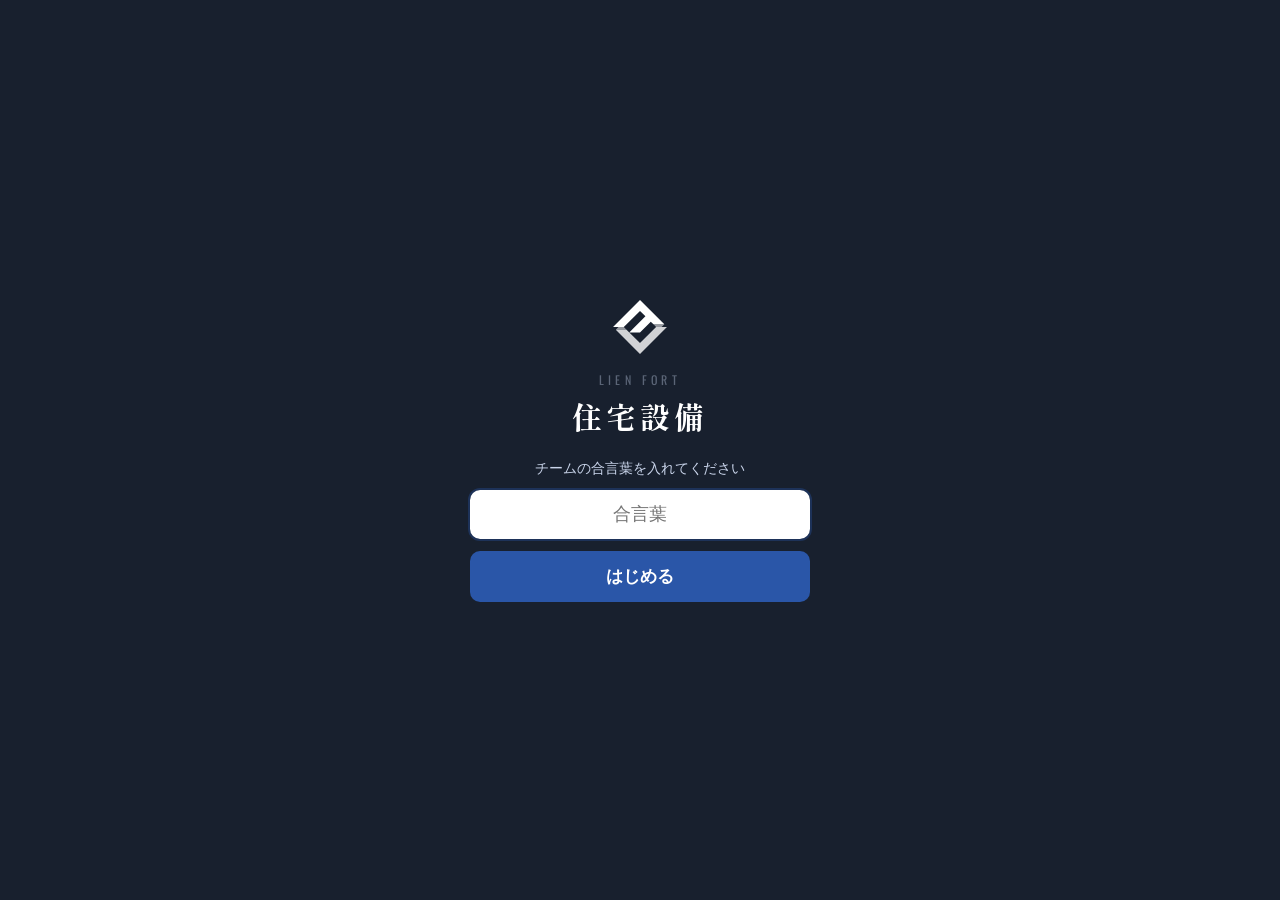
<file: index.html>
<!DOCTYPE html>
<html>
<head>
<base target="_top">
<meta charset="utf-8">
<meta name="viewport" content="width=device-width, initial-scale=1, maximum-scale=1, viewport-fit=cover">
<meta name="apple-mobile-web-app-capable" content="yes">
<meta name="mobile-web-app-capable" content="yes">
<meta name="apple-mobile-web-app-status-bar-style" content="black-translucent">
<meta name="apple-mobile-web-app-title" content="住宅設備">
<meta name="theme-color" content="#18202e">
<link rel="manifest" href="manifest.webmanifest">
<link rel="apple-touch-icon" href="icon-180.png">
<title>住宅設備</title>
<script src="api.js"></script>
<style>
  * { box-sizing: border-box; -webkit-tap-highlight-color: transparent; }
  body { margin: 0; }
  .hero { position: relative; overflow: hidden; margin: 0 -14px; padding: 30px 22px 32px; background: #18202e; color: #fff; }
  .hero::before, .hero::after { content: ""; position: absolute; border: 1px solid rgba(255,255,255,.08); transform: rotate(45deg); }
  .hero::before { right: -50px; top: -60px; width: 180px; height: 180px; }
  .hero::after { right: 30px; top: 60px; width: 70px; height: 70px; border-color: rgba(42,86,168,.5); }
  .logo { display: flex; align-items: center; gap: 12px; font-family: Oswald, "Arial Narrow", sans-serif; font-size: 13px; letter-spacing: .35em; }
  .mark { width: 24px; height: 24px; } /* Lien Fort のロゴ（lienfort.co.jp の暗い背景用の白い版） */
  h1 { margin: 20px 0 6px; font-family: "Shippori Mincho B1", "Hiragino Mincho ProN", serif; font-size: 32px; letter-spacing: .14em; }
  .hero p { margin: 0; font-family: Oswald, "Arial Narrow", sans-serif; font-size: 11px; letter-spacing: .3em; color: #9fb4dd; }
  .goals { display: grid; grid-template-columns: minmax(0, 1fr); gap: 10px; margin-top: 16px; }
  .goals:empty { display: none; }
  .gbox { background: var(--surface); border: 1px solid var(--line); border-radius: 18px; padding: 14px 16px; box-shadow: var(--shadow); }
  .gh { display: flex; justify-content: space-between; align-items: baseline; margin-bottom: 4px; }
  .gh b { font-size: 15px; color: var(--ink); } .gh span { font-family: Oswald, "Arial Narrow", sans-serif; font-size: 10px; letter-spacing: .22em; color: var(--blue); }
  .gl { display: grid; grid-template-columns: 44px 1fr auto; align-items: baseline; gap: 0 10px; padding: 8px 0; border-top: 1px solid var(--line); }
  .gh + .gl { border-top: 0; }
  .gk { font-size: 13px; color: var(--sub); }
  .gv { font-family: Inter, "Hiragino Sans", sans-serif; font-weight: 800; font-size: 22px; color: var(--ink); letter-spacing: -.01em; font-variant-numeric: tabular-nums; }
  .gv em { font-style: normal; font-family: "Hiragino Sans", sans-serif; font-size: 12px; font-weight: 700; color: var(--blue); margin-right: 6px; }
  .gv.done { color: #27ae60; } .gv.none { font-size: 14px; color: var(--sub); }
  .gl small { grid-column: 2 / 4; font-size: 12px; font-family: Inter, "Hiragino Sans", sans-serif; }
  .gp { font-family: Inter, "Hiragino Sans", sans-serif; font-weight: 800; font-size: 15px; color: var(--blue); font-variant-numeric: tabular-nums; }
  .gp.done { color: #27ae60; }
  .gb { grid-column: 2 / 4; height: 6px; margin: 6px 0 2px; border-radius: 99px; background: var(--track); overflow: hidden; }
  .gb i { display: block; height: 100%; border-radius: 99px; background: var(--btn); } .gb i.done { background: #27ae60; }
  .ghint { grid-column: 1 / -1; font-size: 12px; color: var(--sub); margin: 0 4px; }
  @media (min-width: 760px) { .goals { grid-template-columns: repeat(2, minmax(0, 1fr)); gap: 14px; } }
  .tiles { display: grid; grid-template-columns: repeat(2, minmax(0, 1fr)); gap: 10px; margin-top: 18px; }
  .rows { margin-top: 12px; background: var(--surface); border: 1px solid var(--line); border-radius: 18px; overflow: hidden; box-shadow: var(--shadow); }
  a.app { display: flex; align-items: center; gap: 14px; padding: 15px 14px; background: var(--surface); color: var(--ink); text-decoration: none; }
  a.app:active { transform: scale(.98); }
  a.app i { flex: none; width: 42px; height: 42px; border-radius: 12px; background: var(--pale); display: flex; align-items: center; justify-content: center; }
  a.app svg { width: 22px; height: 22px; fill: none; stroke: var(--blue); stroke-width: 1.7; stroke-linecap: round; stroke-linejoin: round; }
  a.app .en { display: block; font-family: Oswald, "Arial Narrow", sans-serif; font-size: 10px; letter-spacing: .22em; color: var(--blue); }
  a.app b { display: block; font-size: 16px; margin: 1px 0 2px; }
  a.app small { color: var(--sub); font-size: 12px; }
  a.app em { margin-left: auto; font-style: normal; font-size: 22px; color: var(--sub); }
  .tiles a.app { flex-direction: column; align-items: flex-start; gap: 16px; min-height: 132px; border-radius: 18px; border: 1px solid var(--line); box-shadow: var(--shadow); }
  .tiles a.app em { display: none; }
  .tiles a.app.main { background: #2a56a8; border-color: #2a56a8; color: #fff; }
  .tiles a.app.main i { background: rgba(255,255,255,.16); } .tiles a.app.main svg { stroke: #fff; }
  .tiles a.app.main .en { color: #c9d8f7; } .tiles a.app.main small { color: #d6e2fa !important; }
  .rows a.app { border-bottom: 1px solid var(--line); } .rows a.app:last-child { border-bottom: 0; }
  .rows a.app i { width: 36px; height: 36px; border-radius: 10px; } .rows a.app svg { width: 19px; height: 19px; }
  @media (min-width: 760px) { .tiles { grid-template-columns: repeat(4, minmax(0, 1fr)); gap: 14px; } .tiles a.app { min-height: 150px; padding: 20px; } }
  .note { margin-top: 22px; font-size: 12px; line-height: 1.7; }
</style>
<link href="https://fonts.googleapis.com/css2?family=Inter:wght@500;700;800&family=Oswald:wght@400;500&family=Shippori+Mincho+B1:wght@700&display=swap" rel="stylesheet">
<script>
  // 明るい・暗い：端末の設定に合わせる。右上のボタンで切り替えると、その端末に覚える（lfTheme）
  (function () { try { var t = localStorage.getItem('lfTheme'); if (t) document.documentElement.setAttribute('data-theme', t); } catch (e) {} })();
</script>
<style>
  /* 住宅設備アプリ共通のデザイン（2026-11-18 作り直し：明るい・暗い、パソコンは左にメニュー）。
     色は Lien Fort（lienfort.co.jp）の紺と青。各画面の style より後に読むので上書きになる */
  :root { --ink: #18202e; --blue: #2a56a8; --btn: #2a56a8; --sub: #5b6577; --line: #e2e7ef; --bg: #f3f5f9; --pale: #eef2f9;
          --surface: #fff; --surface2: #f6f8fb; --track: #e9edf3; --bar: #18202e; --chip: #18202e; --chipInk: #fff;
          --veil: rgba(243,245,249,.72); --shadow: 0 1px 2px rgba(24,32,46,.06), 0 8px 24px rgba(24,32,46,.05);
          --pend: #fff3cd; --pendInk: #7a5b00; --goodBg: #eafaf0; --badBg: #fdecea;
          --en: Oswald, "Arial Narrow", sans-serif; --num: Inter, "Hiragino Sans", sans-serif; color-scheme: light; }
  @media (prefers-color-scheme: dark) {
    :root:not([data-theme="light"]) { --ink: #eef2f8; --blue: #7fa2e8; --sub: #9aa6b8; --line: #263042; --bg: #0d121b; --pale: #1c2433;
          --surface: #161d29; --surface2: #1c2433; --track: #263042; --bar: #0a0f17; --chip: #eef2f8; --chipInk: #0d121b;
          --veil: rgba(13,18,27,.72); --shadow: none; --pend: #3a3216; --pendInk: #f0d58a; --goodBg: #12301f; --badBg: #3a1a1a; color-scheme: dark; }
  }
  :root[data-theme="dark"] { --ink: #eef2f8; --blue: #7fa2e8; --sub: #9aa6b8; --line: #263042; --bg: #0d121b; --pale: #1c2433;
          --surface: #161d29; --surface2: #1c2433; --track: #263042; --bar: #0a0f17; --chip: #eef2f8; --chipInk: #0d121b;
          --veil: rgba(13,18,27,.72); --shadow: none; --pend: #3a3216; --pendInk: #f0d58a; --goodBg: #12301f; --badBg: #3a1a1a; color-scheme: dark; }

  body { background: var(--bg) !important; color: var(--ink) !important; padding: 0 14px 40px !important;
         font-family: "Hiragino Sans", "Noto Sans JP", "Yu Gothic", sans-serif !important; }

  /* 上の帯 */
  .lf-bar { position: sticky; top: 0; z-index: 5; display: flex; align-items: center; gap: 12px; margin: 0 -14px 14px; padding: 12px 14px;
            background: var(--bar); color: #fff; }
  .lf-back { flex: none; width: 36px; height: 36px; display: flex; align-items: center; justify-content: center; padding-bottom: 3px;
             border: 1px solid rgba(255,255,255,.18); border-radius: 10px; color: #fff; text-decoration: none; font-size: 24px; }
  .lf-t small { display: block; font-family: var(--en); font-size: 10px !important; letter-spacing: .3em; color: #8fa6cf !important; }
  .lf-t b { font-size: 17px; letter-spacing: .05em; color: #fff; }
  .lf-theme { flex: none; margin-left: auto; width: 36px; height: 36px; display: flex; align-items: center; justify-content: center;
              border: 1px solid rgba(255,255,255,.18); border-radius: 10px; background: rgba(255,255,255,.06); color: #fff; padding: 0; cursor: pointer; }
  .lf-theme svg { width: 18px; height: 18px; fill: none; stroke: currentColor; stroke-width: 1.8; stroke-linecap: round; }
  .lf-bar .who ~ .lf-theme, .lf-bar .lf-theme ~ .who { margin-left: 8px; }

  /* 入力欄 */
  select, input, textarea { background: var(--surface) !important; color: var(--ink) !important; border: 1px solid var(--line) !important; }
  select:focus, input:focus, textarea:focus { outline: 2px solid rgba(42,86,168,.35); border-color: var(--blue) !important; }
  input[type="checkbox"], input[type="radio"] { accent-color: var(--btn); }
  h2, h3, .card h3 { letter-spacing: .03em; color: var(--ink) !important; }
  label, .note, .sub, small, #msg, .legend, .count, .calc, .coord, .state, .card dt, .gcard p { color: var(--sub) !important; }
  td.s small, .shd td.c small, button.r small, .tiles a.app.main small { color: rgba(255,255,255,.85) !important; } td.s.last small { color: #5c4b00 !important; }

  /* 面（カード・表・パネル） */
  .card, .summary, .summary > div, .tbl, .gcard, .sheet .in, #close, .visit, .panel, .find, .fab, .showBtn,
  td.d, .mon td, .shd td:not(.c), .checks label, #sale .checks label, .sheet .kinds label, .names button, #pickList button {
    background: var(--surface) !important; border-color: var(--line) !important; color: var(--ink); }
  .card, .tbl, .summary > div, .summary, .gcard, .visit { border: 1px solid var(--line) !important; border-radius: 16px !important; box-shadow: var(--shadow) !important; }
  .card summary, .req { color: var(--blue) !important; }
  .summary div { font-size: 12px; color: var(--sub); }
  .summary b, .big, .rk .v, .v, .gy td b { font-family: var(--num) !important; font-variant-numeric: tabular-nums; letter-spacing: -.01em; }
  .summary b { font-weight: 800; font-size: 28px !important; color: var(--ink); }
  .big { font-weight: 800 !important; color: var(--ink) !important; }
  .bar, .left .bar { background: var(--track) !important; }
  .bar i, .left .bar i { background: var(--btn) !important; } .bar i.ok { background: #27ae60 !important; }
  td.d.today, .mon td.today { border-color: var(--blue) !important; color: var(--blue); }
  td.s.free { background: var(--btn) !important; }
  td.s.block { background: var(--pale) !important; }
  .legend span:first-child i { background: var(--btn) !important; }
  .sec { border-top-color: var(--line) !important; color: var(--ink); }
  .st { background: var(--pale) !important; color: var(--ink) !important; }
  .st.shoho { background: #8e44ad !important; color: #fff !important; }
  .st.x { background: var(--badBg) !important; color: #e06b5f !important; }
  #pending { background: var(--pend) !important; color: var(--pendInk) !important; }
  .checks label, #sale .checks label, .sheet .kinds label { color: var(--ink) !important; }

  /* 表（KPI） */
  table { color: var(--ink); }
  th { background: var(--surface2) !important; color: var(--sub) !important; border-color: var(--line) !important; }
  td { border-color: var(--line) !important; }
  .tbl td:first-child { background: var(--surface) !important; }
  .tbl th:first-child, tr.total td { background: var(--surface2) !important; }
  td.good { background: var(--goodBg) !important; } td.bad { background: var(--badBg) !important; }

  /* ボタン。結果ボタンの色（成約＝緑など）は見分けやすさのため各画面のまま */
  button { font-family: inherit; }
  button.r { border-radius: 14px !important; box-shadow: 0 2px 0 rgba(0,0,0,.14); letter-spacing: .03em; }
  .undo, .listbtn, .nav button, .btns > *, .cancel, .seg button, .gyreset, .admin button, .opts button, .two button, .links button,
  .sides button, .close-btn, .choice button, .kinds button, .pc button, #goalEdit, .del, .add {
    background: var(--surface) !important; border: 1px solid var(--line) !important; color: var(--ink) !important; }
  .listbtn, .btns > *, .btns .map, .links button, .two button, #goalEdit, .close-btn { color: var(--blue) !important; }
  .del { color: #e06b5f !important; border-color: rgba(224,107,95,.5) !important; }
  .add { border: 2px dashed var(--blue) !important; color: var(--blue) !important; }
  .ok, .acts .ok, .gcard .go, #close .ok { background: var(--btn) !important; color: #fff !important; }
  .tabs { gap: 6px !important; }
  .tabs button, .seg button { border-radius: 999px !important; border: 1px solid var(--line) !important; background: var(--surface) !important; color: var(--sub) !important; font-weight: 600; }
  .tabs button.on, .seg button.on, .opts button.on, .choice button.on, .sides button.on, .showBtn.on {
    background: var(--chip) !important; border-color: var(--chip) !important; color: var(--chipInk) !important; }
  .kinds button.on { background: #8e44ad !important; border-color: #8e44ad !important; color: #fff !important; }
  #clockBtn { background: var(--pale) !important; color: var(--ink) !important; }
  #clockBtn.on { background: var(--badBg) !important; color: #e06b5f !important; }
  #placeBtn { background: var(--surface) !important; }
  #findList button { color: var(--ink) !important; border-top-color: var(--line) !important; }
  .fab, .fab * { color: var(--blue) !important; } #layerBtn, #findBtn, .showBtn { color: var(--ink) !important; }
  #areaChip { background: var(--surface) !important; color: var(--ink) !important; } #areaChip button { background: var(--pale) !important; color: var(--ink) !important; }

  /* ランキング：1〜3位は丸い数字（金・銀・銅） */
  .rk .n { font-family: var(--num); }
  .rk.m1 .n, .rk.m2 .n, .rk.m3 .n { width: 26px; height: 26px; margin: 0 auto; border-radius: 50%; display: flex; align-items: center; justify-content: center;
                                    font-size: 13px; font-weight: 800; }
  .rk.m1 .n { background: #e9c46a; color: #18202e !important; }
  .rk.m2 .n { background: #cfd5de; color: #18202e !important; }
  .rk.m3 .n { background: #dcae86; color: #18202e !important; }
  /* 目立たせるカード（チーム売上など） */
  .card.feature { background: #18202e !important; border-color: #18202e !important; color: #fff; }
  :root[data-theme="dark"] .card.feature { background: #1d2a44 !important; border-color: #2c3d5f !important; }
  .card.feature h3, .card.feature .big { color: #fff !important; }
  .card.feature .sub, .card.feature h3 small { color: #b8c4d8 !important; }
  .card.feature .bar { background: rgba(255,255,255,.14) !important; } .card.feature .bar i { background: #5b8def !important; }

  /* 重なる画面（入力・一覧など）と読み込み中 */
  .sheet, #sale, #list, #pick { background: var(--bg) !important; }
  #pickList button { border-color: var(--line) !important; }
  #overlay { background: var(--veil) !important; color: var(--ink); }
  #goalBox { background: rgba(0,0,0,.55) !important; }
  .spinner { border-color: var(--track) !important; border-top-color: var(--btn) !important; }

  /* パソコン：左にメニュー（#lfSide は下のスクリプトで作る） */
  #lfSide { display: none; }
  @media (min-width: 1024px) {
    body.lf-side { padding-left: 264px !important; padding-right: 32px !important; }
    body.lf-side .lf-bar { margin: 0 -32px 20px; padding-left: 32px; padding-right: 32px; }
    body.lf-side .lf-back { display: none; }
    body.lf-side > .hero { margin-left: -32px !important; margin-right: -32px !important; padding-left: 40px !important; }
    #lfSide { display: flex; position: fixed; left: 0; top: 0; bottom: 0; width: 232px; z-index: 40; flex-direction: column; gap: 22px;
              padding: 26px 14px; box-sizing: border-box; overflow-y: auto; background: #111824; color: #eef2f8; }
    #lfSide .lg { display: block; padding: 0 10px; text-decoration: none; color: #eef2f8; }
    #lfSide .lg small { display: block; font-family: var(--en); font-size: 11px; letter-spacing: .35em; color: #7fa2e8; }
    #lfSide .lg b { font-family: "Shippori Mincho B1", serif; font-size: 22px; letter-spacing: .12em; }
    #lfSide nav { display: flex; flex-direction: column; gap: 2px; }
    #lfSide nav a { display: flex; align-items: center; gap: 10px; padding: 10px 12px; border-radius: 10px; color: #b8c4d8; text-decoration: none; font-size: 14px; }
    #lfSide nav a:hover { background: #1a2333; color: #fff; }
    #lfSide nav a.on { background: #2a56a8; color: #fff; font-weight: 700; }
    #lfSide nav a span { font-family: var(--en); font-size: 9px; letter-spacing: .2em; color: #6f82a6; width: 58px; flex: none; }
    #lfSide nav a.on span { color: #c9d8f7; }
  }
</style>
<script>
  // 右上の明るい・暗いボタンと、パソコンの左メニュー
  document.addEventListener('DOMContentLoaded', function () {
    var root = document.documentElement;
    var dark = function () { var t = root.getAttribute('data-theme'); return t ? t === 'dark' : matchMedia('(prefers-color-scheme: dark)').matches; };
    var SUN = '<svg viewBox="0 0 24 24"><circle cx="12" cy="12" r="4"/><path d="M12 2v2M12 20v2M4.9 4.9l1.4 1.4M17.7 17.7l1.4 1.4M2 12h2M20 12h2M4.9 19.1l1.4-1.4M17.7 6.3l1.4-1.4"/></svg>';
    var MOON = '<svg viewBox="0 0 24 24"><path d="M21 12.8A9 9 0 1 1 11.2 3a7 7 0 0 0 9.8 9.8z"/></svg>';
    var host = document.querySelector('.lf-bar') || document.querySelector('.hero');
    if (host) {
      var b = document.createElement('button');
      b.type = 'button'; b.className = 'lf-theme';
      var paint = function () { b.innerHTML = dark() ? SUN : MOON; b.setAttribute('aria-label', dark() ? '明るい表示にする' : '暗い表示にする'); };
      b.onclick = function () { var t = dark() ? 'light' : 'dark'; root.setAttribute('data-theme', t); try { localStorage.setItem('lfTheme', t); } catch (e) {} paint(); };
      paint();
      if (host.classList.contains('hero')) { b.style.position = 'absolute'; b.style.top = '18px'; b.style.right = '16px'; b.style.zIndex = '2'; host.appendChild(b); }
      else host.insertBefore(b, host.querySelector('.who'));
    }
    // 地図の画面は全面を地図に使うので左メニューを出さない
    if (document.getElementById('map')) return;
    var gh = /github\.io$/.test(location.hostname);
    var a0 = document.querySelector('a.lf-back, a[href*="?page="]');
    var base = a0 ? a0.href.split('?')[0] : '';
    var MAP = 'map.html';
    var PAGES = [['yotei', '商談予定', 'SCHEDULE'], ['tataki', '叩きカウンター', 'COUNTER'],
                 ['saiji', '催事', 'REPORT'], ['sales', '売上', 'SALES'],
                 ['kpi', 'KPI・ランキング', 'KPI'], ['settings', '設定', 'SETTINGS'], ['map', '営業マップ', 'MAP']];
    var href = function (k) { return k === 'map' ? (gh ? 'map.html' : MAP) : gh ? (k === 'menu' ? 'index.html' : k + '.html') : base + (k === 'menu' ? '' : '?page=' + k); };
    var title = (document.querySelector('.lf-t b') || {}).textContent || '';
    var file = location.pathname.split('/').pop();
    var esc = function (s) { return String(s).replace(/[&<>"]/g, function (c) { return { '&': '&amp;', '<': '&lt;', '>': '&gt;', '"': '&quot;' }[c]; }); };
    var side = document.createElement('aside');
    side.id = 'lfSide';
    side.innerHTML = '<a class="lg" target="_top" href="' + esc(href('menu')) + '"><small>LIEN FORT</small><b>住宅設備</b></a><nav>' + PAGES.map(function (p) {
      var on = gh ? file === p[0] + '.html' : title.replace('催事 お客様登録', '催事のお客様登録') === p[1];
      return '<a target="_top" class="' + (on ? 'on' : '') + '" href="' + esc(href(p[0])) + '"><span>' + p[2] + '</span>' + p[1] + '</a>';
    }).join('') + '</nav>';
    document.body.appendChild(side);
    document.body.classList.add('lf-side');
  });
</script>
<link rel="stylesheet" href="app.css">
</head>
<body>
  <div class="hero">
    <div class="logo"><svg class="mark" viewBox="345 157 536 536" aria-hidden="true"><path fill="#fff" d="M355 425 613 167 846 399H742L716 374 613 477H510L665 322 613 271 458 425Z"/><path fill="#fff" opacity=".55" d="M407 425H458L484 451H381ZM742 399H846L820 425H767Z"/><path fill="#fff" opacity=".8" d="M381 451H484L613 579 767 425H871L613 683Z"/></svg>LIEN FORT</div>
    <h1>住宅設備</h1>
    <p>HOUSING EQUIPMENT</p>
  </div>
  <div class="goals" id="goals"></div>
  <div class="tiles">
    <a class="app main" href="yotei.html"><i><svg viewBox="0 0 24 24"><rect x="3" y="5" width="18" height="16" rx="2"/><path d="M3 10h18M8 3v4M16 3v4"/></svg></i>
      <div><span class="en">SCHEDULE</span><b>商談予定</b><small>枠表・予定一覧・月カレンダー</small></div><em>›</em></a>
    <!-- 営業マップは位置情報を使うので、ホーム画面版（GitHub）だけ -->
    <a class="app" href="map.html"><i><svg viewBox="0 0 24 24"><path d="M12 21s-7-6.2-7-11.5a7 7 0 0 1 14 0C19 14.8 12 21 12 21z"/><circle cx="12" cy="9.5" r="2.5"/></svg></i>
      <div><span class="en">MAP</span><b>営業マップ</b><small>ピン・訪問履歴・みんなの現在地</small></div><em>›</em></a>
    <a class="app" href="tataki.html"><i><svg viewBox="0 0 24 24"><path d="M6 21V4a1 1 0 0 1 1-1h10a1 1 0 0 1 1 1v17M4 21h16"/><circle cx="14.5" cy="12.5" r="1"/></svg></i>
      <div><span class="en">COUNTER</span><b>叩きカウンター</b><small>1軒ごとの結果</small></div><em>›</em></a>
    <a class="app" href="kpi.html"><i><svg viewBox="0 0 24 24"><path d="M4 20V10M10 20V4M16 20v-7M22 20H2"/></svg></i>
      <div><span class="en">KPI</span><b>KPI・ランキング</b><small>チームの目標・ランキング・自分の成績</small></div><em>›</em></a>
  </div>
  <div class="rows">
    <a class="app" href="saiji.html"><i><svg viewBox="0 0 24 24"><path d="M5 3h10l4 4v14H5z"/><path d="M14 3v5h5M8 12h8M8 16h8"/></svg></i>
      <div><span class="en">REPORT</span><b>催事</b><small>お客様登録・日報・お客様の一覧</small></div><em>›</em></a>
    <a class="app" href="sales.html"><i><svg viewBox="0 0 24 24"><path d="M4 20V10M10 20V4M16 20v-7M22 20H2"/></svg></i>
      <div><span class="en">SALES</span><b>売上</b><small>契約・クーリン通過・工事日（見る・直す）</small></div><em>›</em></a>
    <a class="app" href="settings.html"><i><svg viewBox="0 0 24 24"><circle cx="12" cy="12" r="3"/><path d="M12 2v3M12 19v3M2 12h3M19 12h3M4.9 4.9l2.1 2.1M17 17l2.1 2.1M4.9 19.1L7 17M17 7l2.1-2.1"/></svg></i>
      <div><span class="en">SETTINGS</span><b>設定</b><small>目標などの手入力・メンバー</small></div><em>›</em></a>
  </div>
  <div class="note">ホーム画面に置くときは、この画面で「共有 → ホーム画面に追加」（Androidは「︙ → ホーム画面に追加」）。名前は「住宅設備」になります。</div>
<script>
  // 目標まであと（チーム・自分）。前に読んだ数字をすぐ出して、裏で最新を読む。自分の名前は KPI の「自分の成績」で選んだもの（kpiMe）
  (function () {
    var box = document.getElementById('goals');
    var store = function (k, v) { try { if (v === undefined) return localStorage.getItem(k); localStorage.setItem(k, v); } catch (e) {} };
    var esc = function (s) { return String(s == null ? '' : s).replace(/[&<>"]/g, function (c) { return { '&': '&amp;', '<': '&lt;', '>': '&gt;', '"': '&quot;' }[c]; }); };
    var yen = function (v) { return '¥' + Math.round(v).toLocaleString(); };
    var num = function (v) { return Math.round(v).toLocaleString(); };
    function line(label, v, goal, fmt, unit) {
      v = Number(v) || 0;
      if (!goal) return '<div class="gl"><span class="gk">' + label + '</span><b class="gv none">目標なし</b><span></span><small>' + fmt(v) + unit + '</small></div>';
      var left = goal - v, p = v / goal, done = left <= 0 ? ' done' : '';
      return '<div class="gl"><span class="gk">' + label + '</span>' + (done ? '<b class="gv done">達成！</b>' : '<b class="gv"><em>あと</em>' + fmt(left) + unit + '</b>') +
        '<span class="gp' + done + '">' + (Math.floor(p * 1000) / 10) + '%</span>' +
        '<div class="gb"><i class="' + done + '" style="width:' + Math.min(100, Math.max(0, p * 100)) + '%"></i></div>' +
        '<small>' + fmt(v) + unit + ' ／ ' + fmt(goal) + unit + '</small></div>';
    }
    function draw(d) {
      if (!d || !d.team) return;
      var T = d.team, me = store('kpiMe') || '';
      var h = '<div class="gbox"><div class="gh"><b>' + d.month + '月 チーム</b><span>TO GOAL</span></div>' +
        line('売上', T.sales, T.salesGoal, yen, '') + line('件数', T.count, T.countGoal, num, '件') + line('アポ', T.apo, T.apoGoal, num, '件') + '</div>';
      var c = me && d.closers.filter(function (x) { return x.name === me; })[0], a = me && d.apos.filter(function (x) { return x.name === me; })[0];
      if (c || a) h += '<div class="gbox"><div class="gh"><b>' + esc(me) + '</b><span>MY GOAL</span></div>' +
        (c ? line('売上', c.sales, c.salesGoal, yen, '') + line('件数', c.count, c.countGoal, num, '件') : '') + (a ? line('アポ', a.a, a.goal, num, '件') : '') + '</div>';
      else h += '<div class="ghint">' + (me ? esc(me) + ' さんの目標はまだありません' : 'KPI・ランキングの「自分の成績」で名前を選ぶと、自分の「あと」も出ます') + '</div>';
      box.innerHTML = h;
    }
    try { draw(JSON.parse(store('homeCache') || 'null')); } catch (e) {}
    if (!window.google || !google.script || !google.script.run) return;
    google.script.run.withSuccessHandler(function (r) { store('homeCache', JSON.stringify(r)); draw(r); }).withFailureHandler(function () {}).homeData();
  })();
</script>
</body>
</html>
</file>
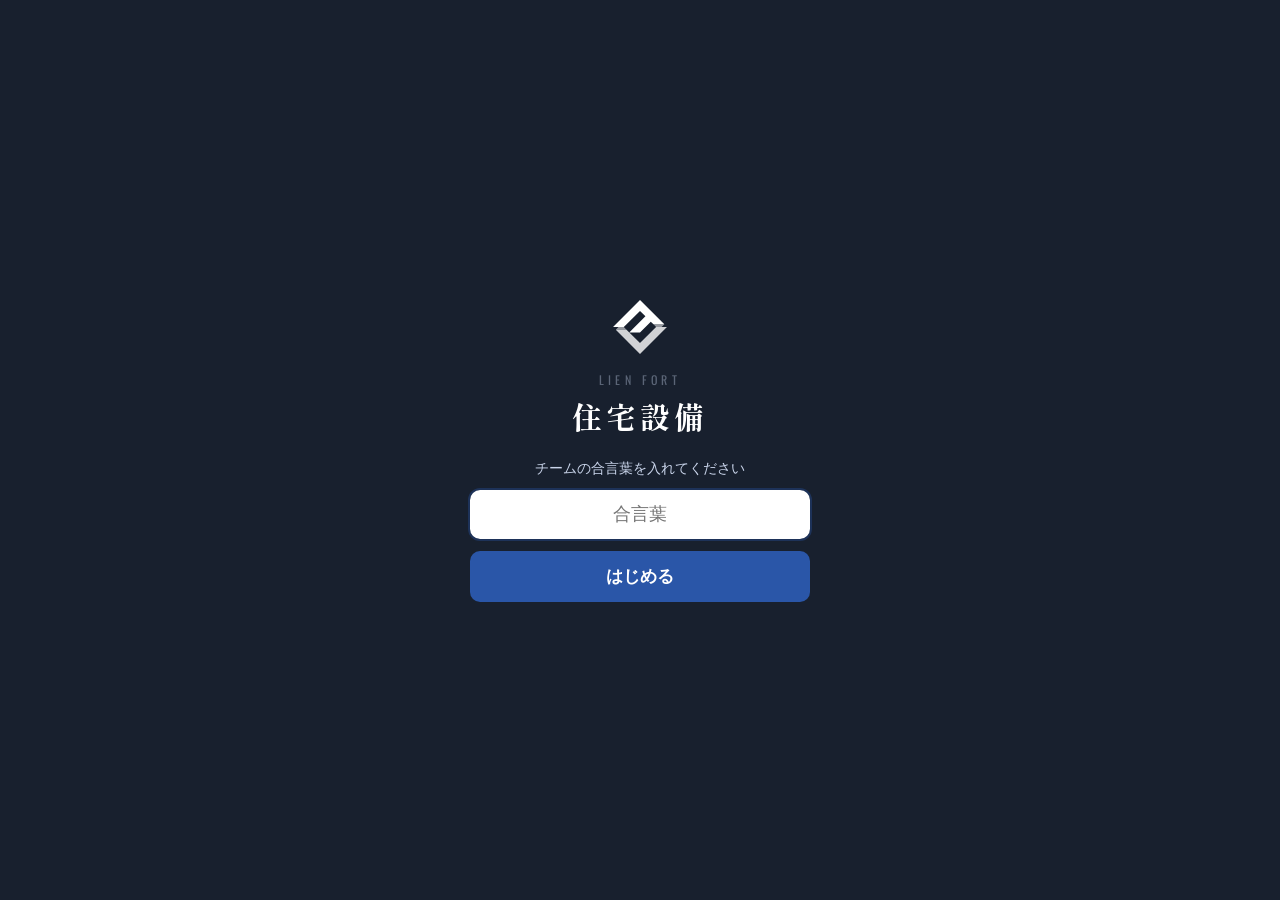
<file: agents.html>
<!DOCTYPE html>
<html>
<head>
<base target="_top">
<meta charset="utf-8">
<meta name="viewport" content="width=device-width, initial-scale=1, maximum-scale=1, viewport-fit=cover">
<meta name="apple-mobile-web-app-capable" content="yes">
<meta name="mobile-web-app-capable" content="yes">
<meta name="apple-mobile-web-app-status-bar-style" content="black-translucent">
<meta name="apple-mobile-web-app-title" content="住宅設備">
<meta name="theme-color" content="#18202e">
<link rel="manifest" href="manifest.webmanifest">
<link rel="apple-touch-icon" href="icon-180.png">
<title>代理店</title>
<script src="api.js"></script>
<style>
  * { box-sizing: border-box; -webkit-tap-highlight-color: transparent; }
  body { margin: 0; padding: 12px 14px 40px; font-family: -apple-system, sans-serif; background: #f4f5f7; color: #222; }
  input { font-size: 16px; padding: 9px 10px; border-radius: 10px; border: 1px solid #ccc; background: #fff; font-family: inherit; width: 100%; }
  .wrap { max-width: 640px; margin: 0 auto; }
  .card { background: #fff; border-radius: 14px; padding: 12px 14px; margin-bottom: 10px; }
  .card .t { display: flex; justify-content: space-between; align-items: center; gap: 8px; }
  .card .t b { font-size: 17px; }
  .chip { font-size: 12px; padding: 2px 9px; border-radius: 10px; font-weight: 600; white-space: nowrap; background: #e6f4ea; color: #1e7e34; }
  .chip.off { background: #fdecea; color: #c0392b; }
  .note { font-size: 13px; margin: 6px 0; line-height: 1.6; }
  label { display: block; font-size: 13px; margin: 12px 0 4px; }
  .people { display: flex; flex-wrap: wrap; gap: 6px; margin-top: 8px; }
  .people span { display: inline-flex; align-items: center; gap: 4px; padding: 5px 6px 5px 10px; border-radius: 16px; background: #eef2f8; font-size: 14px; }
  .people span button { border: 0; background: none; font-size: 16px; line-height: 1; padding: 0 4px; color: #888; }
  .line { display: flex; gap: 8px; margin-top: 8px; } .line input { flex: 1; }
  .line button, .btn { padding: 0 14px; min-height: 42px; border-radius: 10px; border: 1px solid #ccc; background: #fff; font-size: 14px; font-weight: 600; white-space: nowrap; }
  .btn.main { background: #2a56a8; border-color: #2a56a8; color: #fff; }
  .row { display: flex; gap: 8px; flex-wrap: wrap; margin-top: 10px; }
  .url { word-break: break-all; font-size: 14px; }
  #msg { text-align: center; font-size: 14px; min-height: 20px; margin: 6px 0; }
  .hide { display: none !important; }
</style>
<link href="https://fonts.googleapis.com/css2?family=Inter:wght@500;700;800&family=Oswald:wght@400;500&family=Shippori+Mincho+B1:wght@700&display=swap" rel="stylesheet">
<script>
  // 明るい・暗い：端末の設定に合わせる。右上のボタンで切り替えると、その端末に覚える（lfTheme）
  (function () { try { var t = localStorage.getItem('lfTheme'); if (t) document.documentElement.setAttribute('data-theme', t); } catch (e) {} })();
</script>
<style>
  /* 住宅設備アプリ共通のデザイン（2026-11-18 作り直し：明るい・暗い、パソコンは左にメニュー）。
     色は Lien Fort（lienfort.co.jp）の紺と青。各画面の style より後に読むので上書きになる */
  :root { --ink: #18202e; --blue: #2a56a8; --btn: #2a56a8; --sub: #5b6577; --line: #e2e7ef; --bg: #f3f5f9; --pale: #eef2f9;
          --surface: #fff; --surface2: #f6f8fb; --track: #e9edf3; --bar: #18202e; --chip: #18202e; --chipInk: #fff;
          --veil: rgba(243,245,249,.72); --shadow: 0 1px 2px rgba(24,32,46,.06), 0 8px 24px rgba(24,32,46,.05);
          --pend: #fff3cd; --pendInk: #7a5b00; --goodBg: #eafaf0; --badBg: #fdecea;
          --en: Oswald, "Arial Narrow", sans-serif; --num: Inter, "Hiragino Sans", sans-serif; color-scheme: light; }
  @media (prefers-color-scheme: dark) {
    :root:not([data-theme="light"]) { --ink: #eef2f8; --blue: #7fa2e8; --sub: #9aa6b8; --line: #263042; --bg: #0d121b; --pale: #1c2433;
          --surface: #161d29; --surface2: #1c2433; --track: #263042; --bar: #0a0f17; --chip: #eef2f8; --chipInk: #0d121b;
          --veil: rgba(13,18,27,.72); --shadow: none; --pend: #3a3216; --pendInk: #f0d58a; --goodBg: #12301f; --badBg: #3a1a1a; color-scheme: dark; }
  }
  :root[data-theme="dark"] { --ink: #eef2f8; --blue: #7fa2e8; --sub: #9aa6b8; --line: #263042; --bg: #0d121b; --pale: #1c2433;
          --surface: #161d29; --surface2: #1c2433; --track: #263042; --bar: #0a0f17; --chip: #eef2f8; --chipInk: #0d121b;
          --veil: rgba(13,18,27,.72); --shadow: none; --pend: #3a3216; --pendInk: #f0d58a; --goodBg: #12301f; --badBg: #3a1a1a; color-scheme: dark; }

  body { background: var(--bg) !important; color: var(--ink) !important; padding: 0 14px 40px !important;
         font-family: "Hiragino Sans", "Noto Sans JP", "Yu Gothic", sans-serif !important; }

  /* 上の帯 */
  .lf-bar { position: sticky; top: 0; z-index: 5; display: flex; align-items: center; gap: 12px; margin: 0 -14px 14px; padding: 12px 14px;
            background: var(--bar); color: #fff; }
  .lf-back { flex: none; width: 36px; height: 36px; display: flex; align-items: center; justify-content: center; padding-bottom: 3px;
             border: 1px solid rgba(255,255,255,.18); border-radius: 10px; color: #fff; text-decoration: none; font-size: 24px; }
  .lf-t small { display: block; font-family: var(--en); font-size: 10px !important; letter-spacing: .3em; color: #8fa6cf !important; }
  .lf-t b { font-size: 17px; letter-spacing: .05em; color: #fff; }
  .lf-theme { flex: none; margin-left: auto; width: 36px; height: 36px; display: flex; align-items: center; justify-content: center;
              border: 1px solid rgba(255,255,255,.18); border-radius: 10px; background: rgba(255,255,255,.06); color: #fff; padding: 0; cursor: pointer; }
  .lf-theme svg { width: 18px; height: 18px; fill: none; stroke: currentColor; stroke-width: 1.8; stroke-linecap: round; }
  .lf-bar .who ~ .lf-theme, .lf-bar .lf-theme ~ .who { margin-left: 8px; }

  /* 入力欄 */
  select, input, textarea { background: var(--surface) !important; color: var(--ink) !important; border: 1px solid var(--line) !important; }
  select:focus, input:focus, textarea:focus { outline: 2px solid rgba(42,86,168,.35); border-color: var(--blue) !important; }
  input[type="checkbox"], input[type="radio"] { accent-color: var(--btn); }
  h2, h3, .card h3 { letter-spacing: .03em; color: var(--ink) !important; }
  label, .note, .sub, small, #msg, .legend, .count, .calc, .coord, .state, .card dt, .gcard p { color: var(--sub) !important; }
  td.s small, .shd td.c small, button.r small, .tiles a.app.main small { color: rgba(255,255,255,.85) !important; } td.s.last small { color: #5c4b00 !important; }

  /* 面（カード・表・パネル） */
  .card, .summary, .summary > div, .tbl, .gcard, .sheet .in, #close, .visit, .panel, .find, .fab, .showBtn,
  td.d, .mon td, .shd td:not(.c), .checks label, #sale .checks label, .sheet .kinds label, .names button, #pickList button {
    background: var(--surface) !important; border-color: var(--line) !important; color: var(--ink); }
  .card, .tbl, .summary > div, .summary, .gcard, .visit { border: 1px solid var(--line) !important; border-radius: 16px !important; box-shadow: var(--shadow) !important; }
  .card summary, .req { color: var(--blue) !important; }
  .summary div { font-size: 12px; color: var(--sub); }
  .summary b, .big, .rk .v, .v, .gy td b { font-family: var(--num) !important; font-variant-numeric: tabular-nums; letter-spacing: -.01em; }
  .summary b { font-weight: 800; font-size: 28px !important; color: var(--ink); }
  .big { font-weight: 800 !important; color: var(--ink) !important; }
  .bar, .left .bar { background: var(--track) !important; }
  .bar i, .left .bar i { background: var(--btn) !important; } .bar i.ok { background: #27ae60 !important; }
  td.d.today, .mon td.today { border-color: var(--blue) !important; color: var(--blue); }
  td.s.free { background: var(--btn) !important; }
  td.s.block { background: var(--pale) !important; }
  .legend span:first-child i { background: var(--btn) !important; }
  .sec { border-top-color: var(--line) !important; color: var(--ink); }
  .st { background: var(--pale) !important; color: var(--ink) !important; }
  .st.shoho { background: #8e44ad !important; color: #fff !important; }
  .st.x { background: var(--badBg) !important; color: #e06b5f !important; }
  #pending { background: var(--pend) !important; color: var(--pendInk) !important; }
  .checks label, #sale .checks label, .sheet .kinds label { color: var(--ink) !important; }

  /* 表（KPI） */
  table { color: var(--ink); }
  th { background: var(--surface2) !important; color: var(--sub) !important; border-color: var(--line) !important; }
  td { border-color: var(--line) !important; }
  .tbl td:first-child { background: var(--surface) !important; }
  .tbl th:first-child, tr.total td { background: var(--surface2) !important; }
  td.good { background: var(--goodBg) !important; } td.bad { background: var(--badBg) !important; }

  /* ボタン。結果ボタンの色（成約＝緑など）は見分けやすさのため各画面のまま */
  button { font-family: inherit; }
  button.r { border-radius: 14px !important; box-shadow: 0 2px 0 rgba(0,0,0,.14); letter-spacing: .03em; }
  .undo, .listbtn, .nav button, .btns > *, .cancel, .seg button, .gyreset, .admin button, .opts button, .two button, .links button,
  .sides button, .close-btn, .choice button, .kinds button, .pc button, #goalEdit, .del, .add {
    background: var(--surface) !important; border: 1px solid var(--line) !important; color: var(--ink) !important; }
  .listbtn, .btns > *, .btns .map, .links button, .two button, #goalEdit, .close-btn { color: var(--blue) !important; }
  .del { color: #e06b5f !important; border-color: rgba(224,107,95,.5) !important; }
  .add { border: 2px dashed var(--blue) !important; color: var(--blue) !important; }
  .ok, .acts .ok, .gcard .go, #close .ok { background: var(--btn) !important; color: #fff !important; }
  .tabs { gap: 6px !important; }
  .tabs button, .seg button { border-radius: 999px !important; border: 1px solid var(--line) !important; background: var(--surface) !important; color: var(--sub) !important; font-weight: 600; }
  .tabs button.on, .seg button.on, .opts button.on, .choice button.on, .sides button.on, .showBtn.on {
    background: var(--chip) !important; border-color: var(--chip) !important; color: var(--chipInk) !important; }
  .kinds button.on { background: #8e44ad !important; border-color: #8e44ad !important; color: #fff !important; }
  #clockBtn { background: var(--pale) !important; color: var(--ink) !important; }
  #clockBtn.on { background: var(--badBg) !important; color: #e06b5f !important; }
  #placeBtn { background: var(--surface) !important; }
  #findList button { color: var(--ink) !important; border-top-color: var(--line) !important; }
  .fab, .fab * { color: var(--blue) !important; } #layerBtn, #findBtn, .showBtn { color: var(--ink) !important; }
  #areaChip { background: var(--surface) !important; color: var(--ink) !important; } #areaChip button { background: var(--pale) !important; color: var(--ink) !important; }

  /* ランキング：1〜3位は丸い数字（金・銀・銅） */
  .rk .n { font-family: var(--num); }
  .rk.m1 .n, .rk.m2 .n, .rk.m3 .n { width: 26px; height: 26px; margin: 0 auto; border-radius: 50%; display: flex; align-items: center; justify-content: center;
                                    font-size: 13px; font-weight: 800; }
  .rk.m1 .n { background: #e9c46a; color: #18202e !important; }
  .rk.m2 .n { background: #cfd5de; color: #18202e !important; }
  .rk.m3 .n { background: #dcae86; color: #18202e !important; }
  /* 目立たせるカード（チーム売上など） */
  .card.feature { background: #18202e !important; border-color: #18202e !important; color: #fff; }
  :root[data-theme="dark"] .card.feature { background: #1d2a44 !important; border-color: #2c3d5f !important; }
  .card.feature h3, .card.feature .big { color: #fff !important; }
  .card.feature .sub, .card.feature h3 small { color: #b8c4d8 !important; }
  .card.feature .bar { background: rgba(255,255,255,.14) !important; } .card.feature .bar i { background: #5b8def !important; }

  /* 重なる画面（入力・一覧など）と読み込み中 */
  .sheet, #sale, #list, #pick { background: var(--bg) !important; }
  #pickList button { border-color: var(--line) !important; }
  #overlay { background: var(--veil) !important; color: var(--ink); }
  #goalBox { background: rgba(0,0,0,.55) !important; }
  .spinner { border-color: var(--track) !important; border-top-color: var(--btn) !important; }

  /* パソコン：左にメニュー（#lfSide は下のスクリプトで作る） */
  #lfSide { display: none; }
  @media (min-width: 1024px) {
    body.lf-side { padding-left: 264px !important; padding-right: 32px !important; }
    body.lf-side .lf-bar { margin: 0 -32px 20px; padding-left: 32px; padding-right: 32px; }
    body.lf-side .lf-back { display: none; }
    body.lf-side > .hero { margin-left: -32px !important; margin-right: -32px !important; padding-left: 40px !important; }
    #lfSide { display: flex; position: fixed; left: 0; top: 0; bottom: 0; width: 232px; z-index: 40; flex-direction: column; gap: 22px;
              padding: 26px 14px; box-sizing: border-box; overflow-y: auto; background: #111824; color: #eef2f8; }
    #lfSide .lg { display: block; padding: 0 10px; text-decoration: none; color: #eef2f8; }
    #lfSide .lg small { display: block; font-family: var(--en); font-size: 11px; letter-spacing: .35em; color: #7fa2e8; }
    #lfSide .lg b { font-family: "Shippori Mincho B1", serif; font-size: 22px; letter-spacing: .12em; }
    #lfSide nav { display: flex; flex-direction: column; gap: 2px; }
    #lfSide nav a { display: flex; align-items: center; gap: 10px; padding: 10px 12px; border-radius: 10px; color: #b8c4d8; text-decoration: none; font-size: 14px; }
    #lfSide nav a:hover { background: #1a2333; color: #fff; }
    #lfSide nav a.on { background: #2a56a8; color: #fff; font-weight: 700; }
    #lfSide nav a span { font-family: var(--en); font-size: 9px; letter-spacing: .2em; color: #6f82a6; width: 58px; flex: none; }
    #lfSide nav a.on span { color: #c9d8f7; }
  }
</style>
<script>
  // 右上の明るい・暗いボタンと、パソコンの左メニュー
  document.addEventListener('DOMContentLoaded', function () {
    var root = document.documentElement;
    var dark = function () { var t = root.getAttribute('data-theme'); return t ? t === 'dark' : matchMedia('(prefers-color-scheme: dark)').matches; };
    var SUN = '<svg viewBox="0 0 24 24"><circle cx="12" cy="12" r="4"/><path d="M12 2v2M12 20v2M4.9 4.9l1.4 1.4M17.7 17.7l1.4 1.4M2 12h2M20 12h2M4.9 19.1l1.4-1.4M17.7 6.3l1.4-1.4"/></svg>';
    var MOON = '<svg viewBox="0 0 24 24"><path d="M21 12.8A9 9 0 1 1 11.2 3a7 7 0 0 0 9.8 9.8z"/></svg>';
    var host = document.querySelector('.lf-bar') || document.querySelector('.hero');
    if (host) {
      var b = document.createElement('button');
      b.type = 'button'; b.className = 'lf-theme';
      var paint = function () { b.innerHTML = dark() ? SUN : MOON; b.setAttribute('aria-label', dark() ? '明るい表示にする' : '暗い表示にする'); };
      b.onclick = function () { var t = dark() ? 'light' : 'dark'; root.setAttribute('data-theme', t); try { localStorage.setItem('lfTheme', t); } catch (e) {} paint(); };
      paint();
      if (host.classList.contains('hero')) { b.style.position = 'absolute'; b.style.top = '18px'; b.style.right = '16px'; b.style.zIndex = '2'; host.appendChild(b); }
      else host.insertBefore(b, host.querySelector('.who'));
    }
    // 地図の画面は全面を地図に使うので左メニューを出さない
    if (document.getElementById('map')) return;
    var gh = /github\.io$/.test(location.hostname);
    var a0 = document.querySelector('a.lf-back, a[href*="?page="]');
    var base = a0 ? a0.href.split('?')[0] : '';
    var MAP = 'map.html';
    var PAGES = [['yotei', '商談予定', 'SCHEDULE'], ['tataki', '叩きカウンター', 'COUNTER'],
                 ['saiji', '催事', 'REPORT'], ['sales', '売上', 'SALES'],
                 ['kpi', 'KPI・ランキング', 'KPI'], ['settings', '設定', 'SETTINGS'], ['map', '営業マップ', 'MAP']];
    var href = function (k) { return k === 'map' ? (gh ? 'map.html' : MAP) : gh ? (k === 'menu' ? 'index.html' : k + '.html') : base + (k === 'menu' ? '' : '?page=' + k); };
    var title = (document.querySelector('.lf-t b') || {}).textContent || '';
    var file = location.pathname.split('/').pop();
    var esc = function (s) { return String(s).replace(/[&<>"]/g, function (c) { return { '&': '&amp;', '<': '&lt;', '>': '&gt;', '"': '&quot;' }[c]; }); };
    var side = document.createElement('aside');
    side.id = 'lfSide';
    side.innerHTML = '<a class="lg" target="_top" href="' + esc(href('menu')) + '"><small>LIEN FORT</small><b>住宅設備</b></a><nav>' + PAGES.map(function (p) {
      var on = gh ? file === p[0] + '.html' : title.replace('催事 お客様登録', '催事のお客様登録') === p[1];
      return '<a target="_top" class="' + (on ? 'on' : '') + '" href="' + esc(href(p[0])) + '"><span>' + p[2] + '</span>' + p[1] + '</a>';
    }).join('') + '</nav>';
    document.body.appendChild(side);
    document.body.classList.add('lf-side');
  });
</script>
<link rel="stylesheet" href="app.css">
</head>
<body>
  <header class="lf-bar"><a href="index.html" class="lf-back" aria-label="メニュー">‹</a><div class="lf-t"><small>LIEN FORT</small><b>代理店</b></div></header>
  <div class="wrap">
    <div class="card">
      <div class="note">代理店は、下のアドレスを開いて、その会社の合言葉を入れると<b>営業マップだけ</b>使えます。売上や商談予定などは見られません。</div>
      <div class="line"><div class="url" id="url">https://lienfort0529-design.github.io/jutaku-app/dairiten.html</div><button id="copy">コピー</button></div>
    </div>

    <div class="card hide" id="login">
      <div class="note">代理店の設定は管理者だけが使えます。</div>
      <div class="line"><input type="password" id="adPass" placeholder="管理者の合言葉"><button class="btn main" id="adGo">ひらく</button></div>
    </div>

    <div id="list"></div>

    <div class="card hide" id="addBox">
      <b>代理店を足す</b>
      <label>会社名</label><input id="nCo" placeholder="例：〇〇設備">
      <label>合言葉（6文字以上・社内の合言葉とは別のもの）</label><input id="nPass" autocomplete="off">
      <div class="row"><button class="btn main" id="nAdd">足す</button></div>
    </div>
    <div id="msg"></div>
  </div>
<script>
  const $ = id => document.getElementById(id);
  const store = (k, v) => { try { if (v === undefined) return localStorage.getItem(k); if (v === null) localStorage.removeItem(k); else localStorage.setItem(k, v); } catch (e) {} };
  const esc = s => String(s).replace(/[&<>"]/g, c => ({ '&': '&amp;', '<': '&lt;', '>': '&gt;', '"': '&quot;' }[c]));
  const run = (fn, ...a) => new Promise((ok, ng) => google.script.run.withSuccessHandler(ok).withFailureHandler(ng)[fn](...a));
  const msg = t => { $('msg').textContent = t || ''; };
  let list = [];

  function draw() {
    $('list').innerHTML = list.map((a, i) => `<div class="card" data-i="${i}">
      <div class="t"><b>${esc(a.company)}</b><span class="chip ${a.off ? 'off' : ''}">${a.off ? '止めている' : '使える'}</span></div>
      <label>合言葉</label><div class="line"><input class="pass" value="${esc(a.pass)}" autocomplete="off"><button class="savePass">変える</button></div>
      <label>使う人（地図には「${esc(a.company)} 名前」と出ます）</label>
      <div class="people">${a.names.map((n, j) => `<span>${esc(n)}<button data-j="${j}" aria-label="${esc(n)}を消す">×</button></span>`).join('') || '<span style="background:none;padding-left:0">まだいません</span>'}</div>
      <div class="line"><input class="newName" placeholder="名前を足す（例：田中）"><button class="addName">足す</button></div>
      <div class="row"><button class="btn toggle">${a.off ? 'また使えるようにする' : '使えないようにする'}</button></div>
    </div>`).join('');
    $('list').querySelectorAll('.card').forEach(c => {
      const a = list[c.dataset.i];
      c.querySelector('.savePass').onclick = () => save(a, { pass: c.querySelector('.pass').value });
      c.querySelector('.addName').onclick = () => { const n = c.querySelector('.newName').value.trim(); if (n) save(a, { names: a.names.concat(n) }); };
      c.querySelector('.newName').onkeydown = e => { if (e.key === 'Enter') c.querySelector('.addName').click(); };
      c.querySelectorAll('.people button').forEach(b => b.onclick = () => {
        if (confirm(a.names[b.dataset.j] + ' さんを消しますか？（立てたピンや記録は残ります）')) save(a, { names: a.names.filter((_, j) => j != b.dataset.j) });
      });
      c.querySelector('.toggle').onclick = () => {
        if (a.off || confirm(a.company + ' を使えないようにしますか？（すぐに地図が開けなくなります）')) save(a, { off: !a.off });
      };
    });
  }

  function save(a, ch) {
    msg('保存しています…');
    run('agentSave', store('jAdmin') || '', Object.assign({}, a, ch))
      .then(r => { list = r; draw(); msg('保存しました'); }, e => msg('エラー：' + e.message));
  }

  function load() {
    msg('読み込み中…');
    run('agentList', store('jAdmin') || '').then(r => {
      list = r; $('login').classList.add('hide'); $('addBox').classList.remove('hide'); draw();
      msg(list.length ? '' : 'まだ代理店がありません');
    }, e => {
      $('login').classList.remove('hide'); $('addBox').classList.add('hide'); $('list').innerHTML = '';
      msg(/管理者/.test(e.message) ? '' : 'エラー：' + e.message);
    });
  }

  $('adGo').onclick = () => { const v = $('adPass').value.trim(); if (v) { store('jAdmin', v); load(); } };
  $('adPass').onkeydown = e => { if (e.key === 'Enter') $('adGo').click(); };
  $('nAdd').onclick = () => {
    const company = $('nCo').value.trim(), pass = $('nPass').value.trim();
    if (!company) return msg('会社名を入れてください');
    msg('保存しています…');
    run('agentSave', store('jAdmin') || '', { company, pass, names: [], off: false, isNew: true })
      .then(r => { list = r; $('nCo').value = $('nPass').value = ''; draw(); msg('足しました。下の「使う人」に名前を足してください'); }, e => msg('エラー：' + e.message));
  };
  $('copy').onclick = () => { navigator.clipboard.writeText($('url').textContent).then(() => msg('コピーしました'), () => msg('長押しでコピーしてください')); };
  load();
</script>
</body>
</html>
</file>
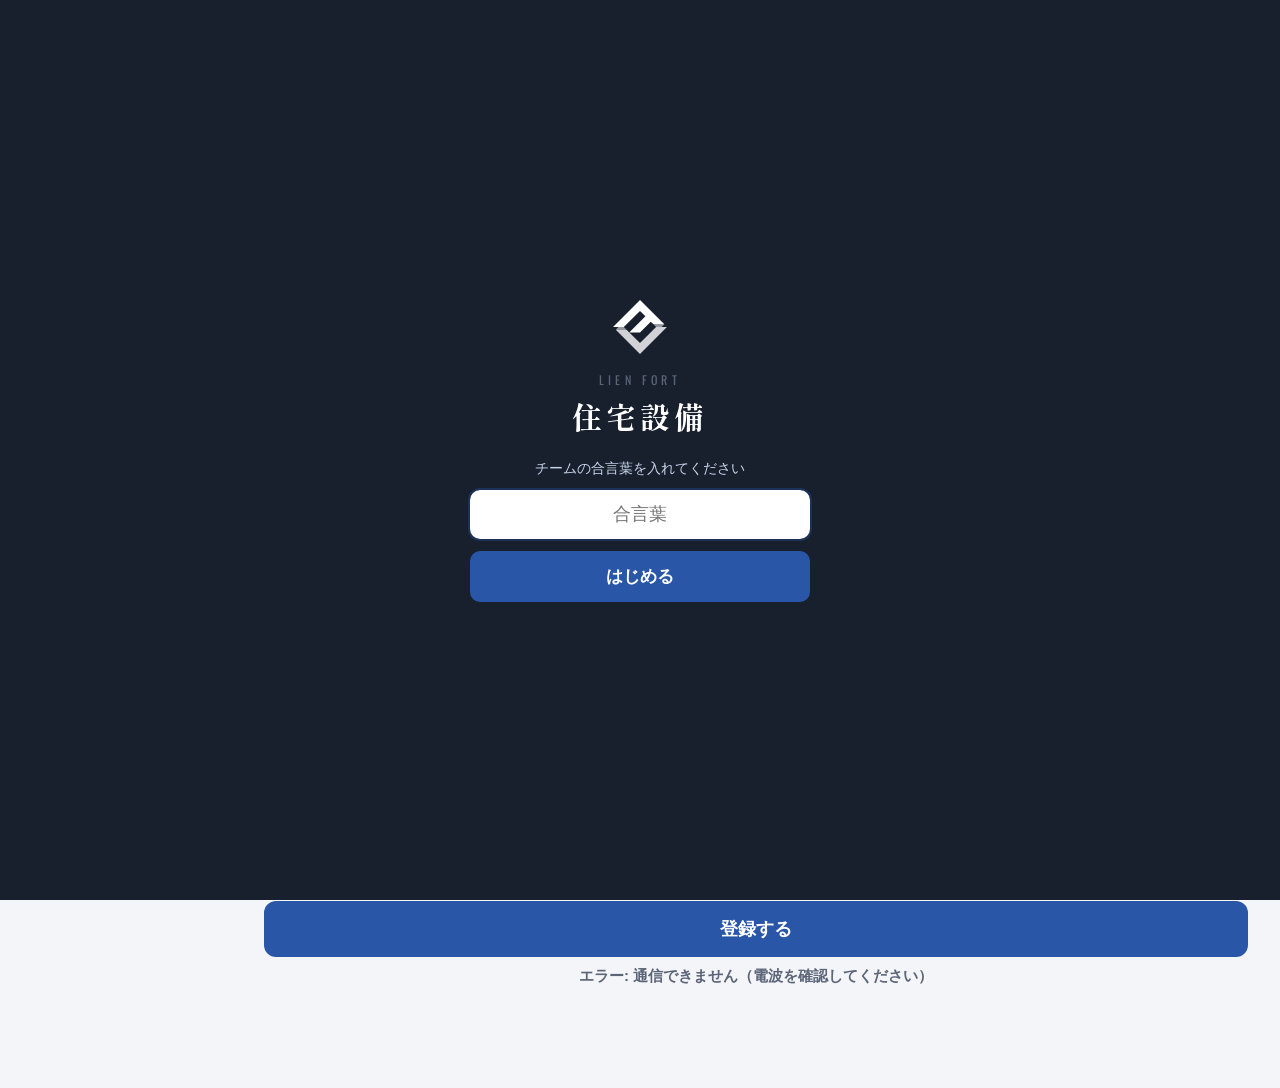
<file: ap.html>
<!DOCTYPE html>
<html>
<head>
<base target="_top">
<meta charset="utf-8">
<meta name="viewport" content="width=device-width, initial-scale=1, maximum-scale=1, viewport-fit=cover">
<meta name="apple-mobile-web-app-capable" content="yes">
<meta name="mobile-web-app-capable" content="yes">
<meta name="apple-mobile-web-app-status-bar-style" content="black-translucent">
<meta name="apple-mobile-web-app-title" content="住宅設備">
<meta name="theme-color" content="#18202e">
<link rel="manifest" href="manifest.webmanifest">
<link rel="apple-touch-icon" href="icon-180.png">
<title>催事 お客様登録</title>
<script src="api.js"></script>
<style>
  * { box-sizing: border-box; -webkit-tap-highlight-color: transparent; }
  body { margin: 0; padding: 16px; font-family: -apple-system, sans-serif; background: #f4f5f7; color: #222; }
  h2 { margin: 0 0 8px; font-size: 20px; }
  label { display: block; font-size: 14px; color: #555; margin: 12px 0 4px; }
  select, input { width: 100%; font-size: 17px; padding: 10px; border-radius: 10px; border: 1px solid #ccc; background: #fff; }
  .other { margin-top: 6px; display: none; }
  .ok { width: 100%; margin: 22px 0 10px; padding: 16px; font-size: 18px; font-weight: 600; border: 0; border-radius: 12px; background: #27ae60; color: #fff; }
  .ok:active { transform: scale(.97); }
  #msg { text-align: center; min-height: 20px; font-size: 15px; color: #27ae60; font-weight: 600; }
  #pending { display: none; white-space: pre-line; margin-top: 10px; padding: 10px; border-radius: 10px; background: #fff3cd; color: #7a5b00; font-size: 14px; text-align: center; }
  .count { text-align: center; font-size: 14px; color: #666; margin-bottom: 30px; }
  .sides { display: flex; gap: 8px; }
  .sides button { flex: 1; padding: 12px; font-size: 17px; border-radius: 10px; border: 1px solid #ccc; background: #fff; color: #222; }
  .sides button.on { background: #2c6fbb; border-color: #2c6fbb; color: #fff; font-weight: 600; }
  .close-btn { width: 100%; padding: 14px; font-size: 16px; border: 1px solid #2c6fbb; border-radius: 12px; background: #fff; color: #2c6fbb; font-weight: 600; }
  #close { display: none; margin-top: 8px; padding: 4px 14px 14px; border-radius: 12px; background: #fff; }
  #close h3 { margin: 12px 0 0; font-size: 17px; }
  .grid { display: grid; grid-template-columns: 1fr 1fr; gap: 0 10px; }
  .calc { margin-top: 10px; font-size: 14px; color: #555; }
  #close .ok { background: #2c6fbb; }
</style>
<link href="https://fonts.googleapis.com/css2?family=Inter:wght@500;700;800&family=Oswald:wght@400;500&family=Shippori+Mincho+B1:wght@700&display=swap" rel="stylesheet">
<script>
  // 明るい・暗い：端末の設定に合わせる。右上のボタンで切り替えると、その端末に覚える（lfTheme）
  (function () { try { var t = localStorage.getItem('lfTheme'); if (t) document.documentElement.setAttribute('data-theme', t); } catch (e) {} })();
</script>
<style>
  /* 住宅設備アプリ共通のデザイン（2026-11-18 作り直し：明るい・暗い、パソコンは左にメニュー）。
     色は Lien Fort（lienfort.co.jp）の紺と青。各画面の style より後に読むので上書きになる */
  :root { --ink: #18202e; --blue: #2a56a8; --btn: #2a56a8; --sub: #5b6577; --line: #e2e7ef; --bg: #f3f5f9; --pale: #eef2f9;
          --surface: #fff; --surface2: #f6f8fb; --track: #e9edf3; --bar: #18202e; --chip: #18202e; --chipInk: #fff;
          --veil: rgba(243,245,249,.72); --shadow: 0 1px 2px rgba(24,32,46,.06), 0 8px 24px rgba(24,32,46,.05);
          --pend: #fff3cd; --pendInk: #7a5b00; --goodBg: #eafaf0; --badBg: #fdecea;
          --en: Oswald, "Arial Narrow", sans-serif; --num: Inter, "Hiragino Sans", sans-serif; color-scheme: light; }
  @media (prefers-color-scheme: dark) {
    :root:not([data-theme="light"]) { --ink: #eef2f8; --blue: #7fa2e8; --sub: #9aa6b8; --line: #263042; --bg: #0d121b; --pale: #1c2433;
          --surface: #161d29; --surface2: #1c2433; --track: #263042; --bar: #0a0f17; --chip: #eef2f8; --chipInk: #0d121b;
          --veil: rgba(13,18,27,.72); --shadow: none; --pend: #3a3216; --pendInk: #f0d58a; --goodBg: #12301f; --badBg: #3a1a1a; color-scheme: dark; }
  }
  :root[data-theme="dark"] { --ink: #eef2f8; --blue: #7fa2e8; --sub: #9aa6b8; --line: #263042; --bg: #0d121b; --pale: #1c2433;
          --surface: #161d29; --surface2: #1c2433; --track: #263042; --bar: #0a0f17; --chip: #eef2f8; --chipInk: #0d121b;
          --veil: rgba(13,18,27,.72); --shadow: none; --pend: #3a3216; --pendInk: #f0d58a; --goodBg: #12301f; --badBg: #3a1a1a; color-scheme: dark; }

  body { background: var(--bg) !important; color: var(--ink) !important; padding: 0 14px 40px !important;
         font-family: "Hiragino Sans", "Noto Sans JP", "Yu Gothic", sans-serif !important; }

  /* 上の帯 */
  .lf-bar { position: sticky; top: 0; z-index: 5; display: flex; align-items: center; gap: 12px; margin: 0 -14px 14px; padding: 12px 14px;
            background: var(--bar); color: #fff; }
  .lf-back { flex: none; width: 36px; height: 36px; display: flex; align-items: center; justify-content: center; padding-bottom: 3px;
             border: 1px solid rgba(255,255,255,.18); border-radius: 10px; color: #fff; text-decoration: none; font-size: 24px; }
  .lf-t small { display: block; font-family: var(--en); font-size: 10px !important; letter-spacing: .3em; color: #8fa6cf !important; }
  .lf-t b { font-size: 17px; letter-spacing: .05em; color: #fff; }
  .lf-theme { flex: none; margin-left: auto; width: 36px; height: 36px; display: flex; align-items: center; justify-content: center;
              border: 1px solid rgba(255,255,255,.18); border-radius: 10px; background: rgba(255,255,255,.06); color: #fff; padding: 0; cursor: pointer; }
  .lf-theme svg { width: 18px; height: 18px; fill: none; stroke: currentColor; stroke-width: 1.8; stroke-linecap: round; }
  .lf-bar .who ~ .lf-theme, .lf-bar .lf-theme ~ .who { margin-left: 8px; }

  /* 入力欄 */
  select, input, textarea { background: var(--surface) !important; color: var(--ink) !important; border: 1px solid var(--line) !important; }
  select:focus, input:focus, textarea:focus { outline: 2px solid rgba(42,86,168,.35); border-color: var(--blue) !important; }
  input[type="checkbox"], input[type="radio"] { accent-color: var(--btn); }
  h2, h3, .card h3 { letter-spacing: .03em; color: var(--ink) !important; }
  label, .note, .sub, small, #msg, .legend, .count, .calc, .coord, .state, .card dt, .gcard p { color: var(--sub) !important; }
  td.s small, .shd td.c small, button.r small, .tiles a.app.main small { color: rgba(255,255,255,.85) !important; } td.s.last small { color: #5c4b00 !important; }

  /* 面（カード・表・パネル） */
  .card, .summary, .summary > div, .tbl, .gcard, .sheet .in, #close, .visit, .panel, .find, .fab, .showBtn,
  td.d, .mon td, .shd td:not(.c), .checks label, #sale .checks label, .sheet .kinds label, .names button, #pickList button {
    background: var(--surface) !important; border-color: var(--line) !important; color: var(--ink); }
  .card, .tbl, .summary > div, .summary, .gcard, .visit { border: 1px solid var(--line) !important; border-radius: 16px !important; box-shadow: var(--shadow) !important; }
  .card summary, .req { color: var(--blue) !important; }
  .summary div { font-size: 12px; color: var(--sub); }
  .summary b, .big, .rk .v, .v, .gy td b { font-family: var(--num) !important; font-variant-numeric: tabular-nums; letter-spacing: -.01em; }
  .summary b { font-weight: 800; font-size: 28px !important; color: var(--ink); }
  .big { font-weight: 800 !important; color: var(--ink) !important; }
  .bar, .left .bar { background: var(--track) !important; }
  .bar i, .left .bar i { background: var(--btn) !important; } .bar i.ok { background: #27ae60 !important; }
  td.d.today, .mon td.today { border-color: var(--blue) !important; color: var(--blue); }
  td.s.free { background: var(--btn) !important; }
  td.s.block { background: var(--pale) !important; }
  .legend span:first-child i { background: var(--btn) !important; }
  .sec { border-top-color: var(--line) !important; color: var(--ink); }
  .st { background: var(--pale) !important; color: var(--ink) !important; }
  .st.shoho { background: #8e44ad !important; color: #fff !important; }
  .st.x { background: var(--badBg) !important; color: #e06b5f !important; }
  #pending { background: var(--pend) !important; color: var(--pendInk) !important; }
  .checks label, #sale .checks label, .sheet .kinds label { color: var(--ink) !important; }

  /* 表（KPI） */
  table { color: var(--ink); }
  th { background: var(--surface2) !important; color: var(--sub) !important; border-color: var(--line) !important; }
  td { border-color: var(--line) !important; }
  .tbl td:first-child { background: var(--surface) !important; }
  .tbl th:first-child, tr.total td { background: var(--surface2) !important; }
  td.good { background: var(--goodBg) !important; } td.bad { background: var(--badBg) !important; }

  /* ボタン。結果ボタンの色（成約＝緑など）は見分けやすさのため各画面のまま */
  button { font-family: inherit; }
  button.r { border-radius: 14px !important; box-shadow: 0 2px 0 rgba(0,0,0,.14); letter-spacing: .03em; }
  .undo, .listbtn, .nav button, .btns > *, .cancel, .seg button, .gyreset, .admin button, .opts button, .two button, .links button,
  .sides button, .close-btn, .choice button, .kinds button, .pc button, #goalEdit, .del, .add {
    background: var(--surface) !important; border: 1px solid var(--line) !important; color: var(--ink) !important; }
  .listbtn, .btns > *, .btns .map, .links button, .two button, #goalEdit, .close-btn { color: var(--blue) !important; }
  .del { color: #e06b5f !important; border-color: rgba(224,107,95,.5) !important; }
  .add { border: 2px dashed var(--blue) !important; color: var(--blue) !important; }
  .ok, .acts .ok, .gcard .go, #close .ok { background: var(--btn) !important; color: #fff !important; }
  .tabs { gap: 6px !important; }
  .tabs button, .seg button { border-radius: 999px !important; border: 1px solid var(--line) !important; background: var(--surface) !important; color: var(--sub) !important; font-weight: 600; }
  .tabs button.on, .seg button.on, .opts button.on, .choice button.on, .sides button.on, .showBtn.on {
    background: var(--chip) !important; border-color: var(--chip) !important; color: var(--chipInk) !important; }
  .kinds button.on { background: #8e44ad !important; border-color: #8e44ad !important; color: #fff !important; }
  #clockBtn { background: var(--pale) !important; color: var(--ink) !important; }
  #clockBtn.on { background: var(--badBg) !important; color: #e06b5f !important; }
  #placeBtn { background: var(--surface) !important; }
  #findList button { color: var(--ink) !important; border-top-color: var(--line) !important; }
  .fab, .fab * { color: var(--blue) !important; } #layerBtn, #findBtn, .showBtn { color: var(--ink) !important; }
  #areaChip { background: var(--surface) !important; color: var(--ink) !important; } #areaChip button { background: var(--pale) !important; color: var(--ink) !important; }

  /* ランキング：1〜3位は丸い数字（金・銀・銅） */
  .rk .n { font-family: var(--num); }
  .rk.m1 .n, .rk.m2 .n, .rk.m3 .n { width: 26px; height: 26px; margin: 0 auto; border-radius: 50%; display: flex; align-items: center; justify-content: center;
                                    font-size: 13px; font-weight: 800; }
  .rk.m1 .n { background: #e9c46a; color: #18202e !important; }
  .rk.m2 .n { background: #cfd5de; color: #18202e !important; }
  .rk.m3 .n { background: #dcae86; color: #18202e !important; }
  /* 目立たせるカード（チーム売上など） */
  .card.feature { background: #18202e !important; border-color: #18202e !important; color: #fff; }
  :root[data-theme="dark"] .card.feature { background: #1d2a44 !important; border-color: #2c3d5f !important; }
  .card.feature h3, .card.feature .big { color: #fff !important; }
  .card.feature .sub, .card.feature h3 small { color: #b8c4d8 !important; }
  .card.feature .bar { background: rgba(255,255,255,.14) !important; } .card.feature .bar i { background: #5b8def !important; }

  /* 重なる画面（入力・一覧など）と読み込み中 */
  .sheet, #sale, #list, #pick { background: var(--bg) !important; }
  #pickList button { border-color: var(--line) !important; }
  #overlay { background: var(--veil) !important; color: var(--ink); }
  #goalBox { background: rgba(0,0,0,.55) !important; }
  .spinner { border-color: var(--track) !important; border-top-color: var(--btn) !important; }

  /* パソコン：左にメニュー（#lfSide は下のスクリプトで作る） */
  #lfSide { display: none; }
  @media (min-width: 1024px) {
    body.lf-side { padding-left: 264px !important; padding-right: 32px !important; }
    body.lf-side .lf-bar { margin: 0 -32px 20px; padding-left: 32px; padding-right: 32px; }
    body.lf-side .lf-back { display: none; }
    body.lf-side > .hero { margin-left: -32px !important; margin-right: -32px !important; padding-left: 40px !important; }
    #lfSide { display: flex; position: fixed; left: 0; top: 0; bottom: 0; width: 232px; z-index: 40; flex-direction: column; gap: 22px;
              padding: 26px 14px; box-sizing: border-box; overflow-y: auto; background: #111824; color: #eef2f8; }
    #lfSide .lg { display: block; padding: 0 10px; text-decoration: none; color: #eef2f8; }
    #lfSide .lg small { display: block; font-family: var(--en); font-size: 11px; letter-spacing: .35em; color: #7fa2e8; }
    #lfSide .lg b { font-family: "Shippori Mincho B1", serif; font-size: 22px; letter-spacing: .12em; }
    #lfSide nav { display: flex; flex-direction: column; gap: 2px; }
    #lfSide nav a { display: flex; align-items: center; gap: 10px; padding: 10px 12px; border-radius: 10px; color: #b8c4d8; text-decoration: none; font-size: 14px; }
    #lfSide nav a:hover { background: #1a2333; color: #fff; }
    #lfSide nav a.on { background: #2a56a8; color: #fff; font-weight: 700; }
    #lfSide nav a span { font-family: var(--en); font-size: 9px; letter-spacing: .2em; color: #6f82a6; width: 58px; flex: none; }
    #lfSide nav a.on span { color: #c9d8f7; }
  }
</style>
<script>
  // 右上の明るい・暗いボタンと、パソコンの左メニュー
  document.addEventListener('DOMContentLoaded', function () {
    var root = document.documentElement;
    var dark = function () { var t = root.getAttribute('data-theme'); return t ? t === 'dark' : matchMedia('(prefers-color-scheme: dark)').matches; };
    var SUN = '<svg viewBox="0 0 24 24"><circle cx="12" cy="12" r="4"/><path d="M12 2v2M12 20v2M4.9 4.9l1.4 1.4M17.7 17.7l1.4 1.4M2 12h2M20 12h2M4.9 19.1l1.4-1.4M17.7 6.3l1.4-1.4"/></svg>';
    var MOON = '<svg viewBox="0 0 24 24"><path d="M21 12.8A9 9 0 1 1 11.2 3a7 7 0 0 0 9.8 9.8z"/></svg>';
    var host = document.querySelector('.lf-bar') || document.querySelector('.hero');
    if (host) {
      var b = document.createElement('button');
      b.type = 'button'; b.className = 'lf-theme';
      var paint = function () { b.innerHTML = dark() ? SUN : MOON; b.setAttribute('aria-label', dark() ? '明るい表示にする' : '暗い表示にする'); };
      b.onclick = function () { var t = dark() ? 'light' : 'dark'; root.setAttribute('data-theme', t); try { localStorage.setItem('lfTheme', t); } catch (e) {} paint(); };
      paint();
      if (host.classList.contains('hero')) { b.style.position = 'absolute'; b.style.top = '18px'; b.style.right = '16px'; b.style.zIndex = '2'; host.appendChild(b); }
      else host.insertBefore(b, host.querySelector('.who'));
    }
    // 地図の画面は全面を地図に使うので左メニューを出さない
    if (document.getElementById('map')) return;
    var gh = /github\.io$/.test(location.hostname);
    var a0 = document.querySelector('a.lf-back, a[href*="?page="]');
    var base = a0 ? a0.href.split('?')[0] : '';
    var MAP = 'map.html';
    var PAGES = [['yotei', '商談予定', 'SCHEDULE'], ['tataki', '叩きカウンター', 'COUNTER'],
                 ['saiji', '催事', 'REPORT'], ['sales', '売上', 'SALES'],
                 ['kpi', 'KPI・ランキング', 'KPI'], ['settings', '設定', 'SETTINGS'], ['map', '営業マップ', 'MAP']];
    var href = function (k) { return k === 'map' ? (gh ? 'map.html' : MAP) : gh ? (k === 'menu' ? 'index.html' : k + '.html') : base + (k === 'menu' ? '' : '?page=' + k); };
    var title = (document.querySelector('.lf-t b') || {}).textContent || '';
    var file = location.pathname.split('/').pop();
    var esc = function (s) { return String(s).replace(/[&<>"]/g, function (c) { return { '&': '&amp;', '<': '&lt;', '>': '&gt;', '"': '&quot;' }[c]; }); };
    var side = document.createElement('aside');
    side.id = 'lfSide';
    side.innerHTML = '<a class="lg" target="_top" href="' + esc(href('menu')) + '"><small>LIEN FORT</small><b>住宅設備</b></a><nav>' + PAGES.map(function (p) {
      var on = gh ? file === p[0] + '.html' : title.replace('催事 お客様登録', '催事のお客様登録') === p[1];
      return '<a target="_top" class="' + (on ? 'on' : '') + '" href="' + esc(href(p[0])) + '"><span>' + p[2] + '</span>' + p[1] + '</a>';
    }).join('') + '</nav>';
    document.body.appendChild(side);
    document.body.classList.add('lf-side');
  });
</script>
<link rel="stylesheet" href="app.css">
</head>
<body>
  <header class="lf-bar"><a href="index.html" class="lf-back" aria-label="メニュー">‹</a><div class="lf-t"><small>LIEN FORT</small><b>催事 お客様登録</b></div></header>
  <h2>催事 お客様登録</h2>
  <label>催事会場</label><select id="venue"></select><input class="other" id="venue-o" placeholder="会場の名前">
  <label>AP（自分）</label><select id="ap"></select><input class="other" id="ap-o" placeholder="APの名前">
  <label>CC（キャッチャー）</label><select id="cc"></select><input class="other" id="cc-o" placeholder="CCの名前">
  <label>QP（アンケート係）</label><select id="qp"></select><input class="other" id="qp-o" placeholder="QPの名前">
  <label>お客様の名前</label><input id="customer" placeholder="例：山田太郎様">
  <label>両面／片面</label><div class="sides"><button type="button" data-side="両面">両面</button><button type="button" data-side="片面">片面</button></div>
  <label>年齢</label><input id="age" type="number" inputmode="numeric" placeholder="例：65">
  <label>連絡先</label><input id="tel" type="tel" inputmode="tel" placeholder="例：09012345678">
  <label>設置先エリア</label><input id="area" placeholder="例：川西市">
  <label>次回対応日</label><input id="next" type="date">
  <button class="ok" id="send">登録する</button>
  <div id="msg"></div>
  <div id="pending"></div>
  <div class="count" id="count"></div>

  <div style="height:30px"></div>

<script>
  const OTHER = 'その他（手入力）';
  const SELECTS = ['venue', 'ap', 'cc', 'qp'];
  const KEEP = ['venue', 'ap', 'cc', 'qp']; // 次の人でもそのまま残す
  const $ = id => document.getElementById(id);
  const CLOSE = ['staff', 'dist', 'catch', 'lottery', 'seatW', 'seatS', 'house'];
  let sending = false, lastError = '', registered = 0, side = '';

  // 登録はまずスマホに保存し（未送信）、電波があれば送る。電波がない間はたまっていき、戻ったら送る
  let queue = [], cqueue = [];
  try { queue = JSON.parse(localStorage.getItem('apQueue')) || []; } catch (e) {}
  try { cqueue = JSON.parse(localStorage.getItem('apCloseQueue')) || []; } catch (e) {}
  function saveQueue() { try { localStorage.setItem('apQueue', JSON.stringify(queue)); localStorage.setItem('apCloseQueue', JSON.stringify(cqueue)); } catch (e) {} }

  function fill(id, list) {
    $(id).add(new Option('選択', ''));
    list.concat([OTHER]).forEach(v => $(id).add(new Option(v, v)));
  }
  function val(id) { return $(id).value === OTHER ? $(id + '-o').value.trim() : $(id).value; }
  // 手入力した名前は、次から選択肢に出す
  function remember(id, v) {
    if (!v || [...$(id).options].some(o => o.value === v)) return;
    $(id).add(new Option(v, v), $(id).options.length - 1);
  }

  function render() {
    const n = queue.length + cqueue.length;
    $('pending').style.display = n ? 'block' : 'none';
    $('pending').textContent = '未送信 ' + n + '件（電波が戻ったら自動で送ります）' + (lastError ? '\n' + lastError : '');
    $('count').textContent = registered ? 'この画面で登録した人：' + registered + '人' : '';
  }

  function send() {
    const it = { id: Date.now() + '-' + Math.random().toString(36).slice(2, 8), ts: Date.now(),
      venue: val('venue'), ap: val('ap'), cc: val('cc'), qp: val('qp'), customer: $('customer').value.trim(),
      age: $('age').value, tel: $('tel').value.replace(/[^\d-]/g, ''), area: $('area').value.trim(), next: $('next').value, side: side };
    if (!it.venue || !it.ap || !it.customer || !side) { alert('催事会場・AP・お客様の名前・両面／片面を入れてください'); return; }
    if (!confirm(it.customer + '（' + side + '）\nこの内容で登録しますか？')) return;
    queue.push(it); saveQueue();
    SELECTS.forEach(id => { if (it[id] && $(id).value === OTHER) { remember(id, it[id]); $(id).value = it[id]; $(id + '-o').style.display = 'none'; } });
    try { KEEP.forEach(id => localStorage.setItem('ap-' + id, $(id).value)); } catch (e) {}
    ['customer', 'age', 'tel', 'area', 'next'].forEach(id => $(id).value = '');
    setSide('');
    registered++;
    $('msg').textContent = '登録しました：' + it.customer + (navigator.onLine ? '' : '（電波が戻ったら送ります）');
    render();
    window.scrollTo(0, 0);
    flush();
  }

  // 未送信をまとめて送る。送れた分だけ消す（同じ登録は二重に入らない）
  function flush() {
    if (!sending && !queue.length && cqueue.length) return flushClose();
    if (sending || !queue.length) return render();
    sending = true;
    google.script.run
      .withSuccessHandler(r => {
        sending = false;
        queue = queue.filter(q => !r.done.includes(q.id));
        lastError = r.errors.join('\n');
        saveQueue(); render();
        if ((queue.length || cqueue.length) && r.done.length) flush();
      })
      .withFailureHandler(() => { sending = false; render(); })
      .addCustomers(queue.slice(0, 20));
  }

  function flushClose() {
    sending = true;
    google.script.run
      .withSuccessHandler(r => {
        sending = false;
        cqueue = cqueue.filter(q => !r.done.includes(q.id));
        saveQueue(); render();
      })
      .withFailureHandler(() => { sending = false; render(); })
      .addNippo(cqueue.slice(0, 10));
  }

  function setSide(v) {
    side = v;
    document.querySelectorAll('.sides button').forEach(b => b.classList.toggle('on', b.dataset.side === v));
  }

  google.script.run.withSuccessHandler(cfg => {
    fill('venue', cfg.venues);
    ['ap', 'cc', 'qp'].forEach(id => fill(id, cfg.names));
    try { KEEP.forEach(id => { const v = localStorage.getItem('ap-' + id); if (v) { remember(id, v); $(id).value = v; } }); } catch (e) {}
    flush();
  }).withFailureHandler(e => { $('msg').textContent = 'エラー: ' + e.message; }).getApConfig();

  SELECTS.forEach(id => $(id).onchange = () => { $(id + '-o').style.display = $(id).value === OTHER ? 'block' : 'none'; });
  $('send').onclick = send;
  document.querySelectorAll('.sides button').forEach(b => b.onclick = () => setSide(b.dataset.side));
  window.addEventListener('online', flush);
  setInterval(flush, 20000);
</script>
</body>
</html>
</file>
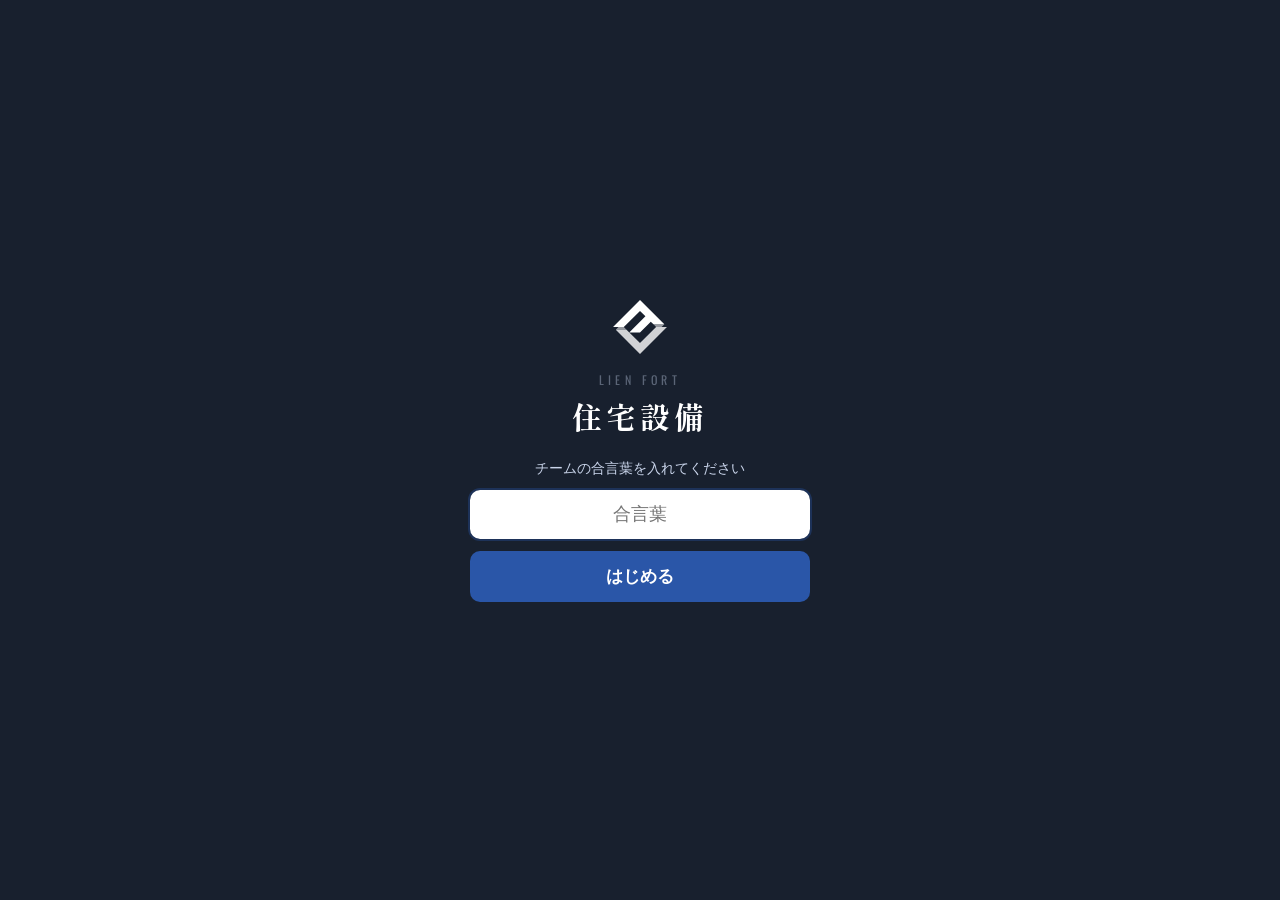
<file: closer.html>
<!DOCTYPE html>
<html>
<head>
<base target="_top">
<meta charset="utf-8">
<meta name="viewport" content="width=device-width, initial-scale=1, maximum-scale=1, viewport-fit=cover">
<meta name="apple-mobile-web-app-capable" content="yes">
<meta name="mobile-web-app-capable" content="yes">
<meta name="apple-mobile-web-app-status-bar-style" content="black-translucent">
<meta name="apple-mobile-web-app-title" content="住宅設備">
<meta name="theme-color" content="#18202e">
<link rel="manifest" href="manifest.webmanifest">
<link rel="apple-touch-icon" href="icon-180.png">
<title>クローザー入力</title>
<script src="api.js"></script>
<style>
  * { box-sizing: border-box; -webkit-tap-highlight-color: transparent; }
  body { margin: 0; padding: 16px; font-family: -apple-system, sans-serif; background: #f4f5f7; color: #222; }
  select, input { width: 100%; font-size: 17px; padding: 10px; border-radius: 10px; border: 1px solid #ccc; background: #fff; }
  .summary { display: flex; justify-content: space-between; margin: 14px 0; font-size: 15px; }
  .summary b { font-size: 26px; display: block; }
  .grid { display: grid; grid-template-columns: 1fr 1fr; gap: 10px; }
  button.r { min-height: 76px; font-size: 17px; font-weight: 600; border: 0; border-radius: 14px; color: #fff; position: relative; }
  button.r:active { transform: scale(.96); }
  button.r span { position: absolute; top: 6px; right: 10px; font-size: 14px; opacity: .9; }
  .undo { margin-top: 14px; width: 100%; padding: 12px; font-size: 16px; border-radius: 10px; border: 1px solid #999; background: #fff; }
  #msg { text-align: center; min-height: 20px; margin-top: 8px; font-size: 14px; color: #666; }
  #pending { display: none; white-space: pre-line; margin-top: 10px; padding: 10px; border-radius: 10px; background: #fff3cd; color: #7a5b00; font-size: 14px; text-align: center; }
  #overlay { display: none; position: fixed; inset: 0; background: rgba(255,255,255,.6); z-index: 20;
             align-items: center; justify-content: center; flex-direction: column; font-size: 16px; font-weight: 600; }
  body.busy #overlay { display: flex; }
  .spinner { width: 44px; height: 44px; border: 5px solid #ccc; border-top-color: #2980b9; border-radius: 50%;
             animation: spin .8s linear infinite; margin-bottom: 10px; }
  @keyframes spin { to { transform: rotate(360deg); } }
  #sale { display: none; position: fixed; inset: 0; background: #f4f5f7; z-index: 10; overflow-y: auto; padding: 16px; }
  #sale.open { display: block; }
  #sale h2 { margin: 0 0 12px; font-size: 20px; }
  #sale label { display: block; font-size: 14px; color: #555; margin: 12px 0 4px; }
  #other { margin-top: 6px; display: none; }
  .actions { display: flex; gap: 10px; margin: 20px 0 40px; }
  .actions button { flex: 1; padding: 14px; font-size: 17px; font-weight: 600; border-radius: 12px; border: 0; }
  .ok { background: #27ae60; color: #fff; }
  .cancel { background: #ddd; }
  .checks { display: grid; grid-template-columns: 1fr 1fr; gap: 8px; }
  #sale .checks label { display: flex; align-items: center; gap: 8px; margin: 0; padding: 10px; background: #fff; border: 1px solid #ccc; border-radius: 10px; font-size: 17px; color: #222; }
  .checks input { width: 22px; height: 22px; }
  #saijiBox { display: none; }
  .listbtn { margin-top: 10px; width: 100%; padding: 12px; font-size: 16px; border-radius: 10px; border: 1px solid #2980b9; background: #fff; color: #2980b9; font-weight: 600; }
  #list { display: none; position: fixed; inset: 0; background: #f4f5f7; z-index: 10; overflow-y: auto; padding: 16px; }
  #list.open { display: block; }
  #list h2 { margin: 0 0 12px; font-size: 20px; }
  .card { background: #fff; border-radius: 12px; padding: 12px; margin-bottom: 8px; border: 1px solid #ddd; }
  .card b { font-size: 17px; }
  .card small { display: block; color: #666; margin-top: 4px; }
  .st { float: right; font-size: 13px; padding: 2px 8px; border-radius: 10px; background: #e8eef7; }
  #edit { display: none; }
  #edit label { display: block; font-size: 14px; color: #555; margin: 12px 0 4px; }
  #pick { display: none; position: fixed; inset: 0; background: #f4f5f7; z-index: 15; overflow-y: auto; padding: 16px; }
  #pick.open { display: block; }
  #pick h2 { margin: 0 0 12px; font-size: 20px; }
  #pickList button { display: block; width: 100%; text-align: left; margin-bottom: 8px; padding: 14px; font-size: 17px; border-radius: 12px; border: 1px solid #2980b9; background: #fff; }
  #pickList button small { display: block; color: #666; font-size: 13px; margin-top: 2px; }
  #pickList button.none { border-style: dashed; border-color: #999; text-align: center; }
</style>
<link href="https://fonts.googleapis.com/css2?family=Inter:wght@500;700;800&family=Oswald:wght@400;500&family=Shippori+Mincho+B1:wght@700&display=swap" rel="stylesheet">
<script>
  // 明るい・暗い：端末の設定に合わせる。右上のボタンで切り替えると、その端末に覚える（lfTheme）
  (function () { try { var t = localStorage.getItem('lfTheme'); if (t) document.documentElement.setAttribute('data-theme', t); } catch (e) {} })();
</script>
<style>
  /* 住宅設備アプリ共通のデザイン（2026-11-18 作り直し：明るい・暗い、パソコンは左にメニュー）。
     色は Lien Fort（lienfort.co.jp）の紺と青。各画面の style より後に読むので上書きになる */
  :root { --ink: #18202e; --blue: #2a56a8; --btn: #2a56a8; --sub: #5b6577; --line: #e2e7ef; --bg: #f3f5f9; --pale: #eef2f9;
          --surface: #fff; --surface2: #f6f8fb; --track: #e9edf3; --bar: #18202e; --chip: #18202e; --chipInk: #fff;
          --veil: rgba(243,245,249,.72); --shadow: 0 1px 2px rgba(24,32,46,.06), 0 8px 24px rgba(24,32,46,.05);
          --pend: #fff3cd; --pendInk: #7a5b00; --goodBg: #eafaf0; --badBg: #fdecea;
          --en: Oswald, "Arial Narrow", sans-serif; --num: Inter, "Hiragino Sans", sans-serif; color-scheme: light; }
  @media (prefers-color-scheme: dark) {
    :root:not([data-theme="light"]) { --ink: #eef2f8; --blue: #7fa2e8; --sub: #9aa6b8; --line: #263042; --bg: #0d121b; --pale: #1c2433;
          --surface: #161d29; --surface2: #1c2433; --track: #263042; --bar: #0a0f17; --chip: #eef2f8; --chipInk: #0d121b;
          --veil: rgba(13,18,27,.72); --shadow: none; --pend: #3a3216; --pendInk: #f0d58a; --goodBg: #12301f; --badBg: #3a1a1a; color-scheme: dark; }
  }
  :root[data-theme="dark"] { --ink: #eef2f8; --blue: #7fa2e8; --sub: #9aa6b8; --line: #263042; --bg: #0d121b; --pale: #1c2433;
          --surface: #161d29; --surface2: #1c2433; --track: #263042; --bar: #0a0f17; --chip: #eef2f8; --chipInk: #0d121b;
          --veil: rgba(13,18,27,.72); --shadow: none; --pend: #3a3216; --pendInk: #f0d58a; --goodBg: #12301f; --badBg: #3a1a1a; color-scheme: dark; }

  body { background: var(--bg) !important; color: var(--ink) !important; padding: 0 14px 40px !important;
         font-family: "Hiragino Sans", "Noto Sans JP", "Yu Gothic", sans-serif !important; }

  /* 上の帯 */
  .lf-bar { position: sticky; top: 0; z-index: 5; display: flex; align-items: center; gap: 12px; margin: 0 -14px 14px; padding: 12px 14px;
            background: var(--bar); color: #fff; }
  .lf-back { flex: none; width: 36px; height: 36px; display: flex; align-items: center; justify-content: center; padding-bottom: 3px;
             border: 1px solid rgba(255,255,255,.18); border-radius: 10px; color: #fff; text-decoration: none; font-size: 24px; }
  .lf-t small { display: block; font-family: var(--en); font-size: 10px !important; letter-spacing: .3em; color: #8fa6cf !important; }
  .lf-t b { font-size: 17px; letter-spacing: .05em; color: #fff; }
  .lf-theme { flex: none; margin-left: auto; width: 36px; height: 36px; display: flex; align-items: center; justify-content: center;
              border: 1px solid rgba(255,255,255,.18); border-radius: 10px; background: rgba(255,255,255,.06); color: #fff; padding: 0; cursor: pointer; }
  .lf-theme svg { width: 18px; height: 18px; fill: none; stroke: currentColor; stroke-width: 1.8; stroke-linecap: round; }
  .lf-bar .who ~ .lf-theme, .lf-bar .lf-theme ~ .who { margin-left: 8px; }

  /* 入力欄 */
  select, input, textarea { background: var(--surface) !important; color: var(--ink) !important; border: 1px solid var(--line) !important; }
  select:focus, input:focus, textarea:focus { outline: 2px solid rgba(42,86,168,.35); border-color: var(--blue) !important; }
  input[type="checkbox"], input[type="radio"] { accent-color: var(--btn); }
  h2, h3, .card h3 { letter-spacing: .03em; color: var(--ink) !important; }
  label, .note, .sub, small, #msg, .legend, .count, .calc, .coord, .state, .card dt, .gcard p { color: var(--sub) !important; }
  td.s small, .shd td.c small, button.r small, .tiles a.app.main small { color: rgba(255,255,255,.85) !important; } td.s.last small { color: #5c4b00 !important; }

  /* 面（カード・表・パネル） */
  .card, .summary, .summary > div, .tbl, .gcard, .sheet .in, #close, .visit, .panel, .find, .fab, .showBtn,
  td.d, .mon td, .shd td:not(.c), .checks label, #sale .checks label, .sheet .kinds label, .names button, #pickList button {
    background: var(--surface) !important; border-color: var(--line) !important; color: var(--ink); }
  .card, .tbl, .summary > div, .summary, .gcard, .visit { border: 1px solid var(--line) !important; border-radius: 16px !important; box-shadow: var(--shadow) !important; }
  .card summary, .req { color: var(--blue) !important; }
  .summary div { font-size: 12px; color: var(--sub); }
  .summary b, .big, .rk .v, .v, .gy td b { font-family: var(--num) !important; font-variant-numeric: tabular-nums; letter-spacing: -.01em; }
  .summary b { font-weight: 800; font-size: 28px !important; color: var(--ink); }
  .big { font-weight: 800 !important; color: var(--ink) !important; }
  .bar, .left .bar { background: var(--track) !important; }
  .bar i, .left .bar i { background: var(--btn) !important; } .bar i.ok { background: #27ae60 !important; }
  td.d.today, .mon td.today { border-color: var(--blue) !important; color: var(--blue); }
  td.s.free { background: var(--btn) !important; }
  td.s.block { background: var(--pale) !important; }
  .legend span:first-child i { background: var(--btn) !important; }
  .sec { border-top-color: var(--line) !important; color: var(--ink); }
  .st { background: var(--pale) !important; color: var(--ink) !important; }
  .st.shoho { background: #8e44ad !important; color: #fff !important; }
  .st.x { background: var(--badBg) !important; color: #e06b5f !important; }
  #pending { background: var(--pend) !important; color: var(--pendInk) !important; }
  .checks label, #sale .checks label, .sheet .kinds label { color: var(--ink) !important; }

  /* 表（KPI） */
  table { color: var(--ink); }
  th { background: var(--surface2) !important; color: var(--sub) !important; border-color: var(--line) !important; }
  td { border-color: var(--line) !important; }
  .tbl td:first-child { background: var(--surface) !important; }
  .tbl th:first-child, tr.total td { background: var(--surface2) !important; }
  td.good { background: var(--goodBg) !important; } td.bad { background: var(--badBg) !important; }

  /* ボタン。結果ボタンの色（成約＝緑など）は見分けやすさのため各画面のまま */
  button { font-family: inherit; }
  button.r { border-radius: 14px !important; box-shadow: 0 2px 0 rgba(0,0,0,.14); letter-spacing: .03em; }
  .undo, .listbtn, .nav button, .btns > *, .cancel, .seg button, .gyreset, .admin button, .opts button, .two button, .links button,
  .sides button, .close-btn, .choice button, .kinds button, .pc button, #goalEdit, .del, .add {
    background: var(--surface) !important; border: 1px solid var(--line) !important; color: var(--ink) !important; }
  .listbtn, .btns > *, .btns .map, .links button, .two button, #goalEdit, .close-btn { color: var(--blue) !important; }
  .del { color: #e06b5f !important; border-color: rgba(224,107,95,.5) !important; }
  .add { border: 2px dashed var(--blue) !important; color: var(--blue) !important; }
  .ok, .acts .ok, .gcard .go, #close .ok { background: var(--btn) !important; color: #fff !important; }
  .tabs { gap: 6px !important; }
  .tabs button, .seg button { border-radius: 999px !important; border: 1px solid var(--line) !important; background: var(--surface) !important; color: var(--sub) !important; font-weight: 600; }
  .tabs button.on, .seg button.on, .opts button.on, .choice button.on, .sides button.on, .showBtn.on {
    background: var(--chip) !important; border-color: var(--chip) !important; color: var(--chipInk) !important; }
  .kinds button.on { background: #8e44ad !important; border-color: #8e44ad !important; color: #fff !important; }
  #clockBtn { background: var(--pale) !important; color: var(--ink) !important; }
  #clockBtn.on { background: var(--badBg) !important; color: #e06b5f !important; }
  #placeBtn { background: var(--surface) !important; }
  #findList button { color: var(--ink) !important; border-top-color: var(--line) !important; }
  .fab, .fab * { color: var(--blue) !important; } #layerBtn, #findBtn, .showBtn { color: var(--ink) !important; }
  #areaChip { background: var(--surface) !important; color: var(--ink) !important; } #areaChip button { background: var(--pale) !important; color: var(--ink) !important; }

  /* ランキング：1〜3位は丸い数字（金・銀・銅） */
  .rk .n { font-family: var(--num); }
  .rk.m1 .n, .rk.m2 .n, .rk.m3 .n { width: 26px; height: 26px; margin: 0 auto; border-radius: 50%; display: flex; align-items: center; justify-content: center;
                                    font-size: 13px; font-weight: 800; }
  .rk.m1 .n { background: #e9c46a; color: #18202e !important; }
  .rk.m2 .n { background: #cfd5de; color: #18202e !important; }
  .rk.m3 .n { background: #dcae86; color: #18202e !important; }
  /* 目立たせるカード（チーム売上など） */
  .card.feature { background: #18202e !important; border-color: #18202e !important; color: #fff; }
  :root[data-theme="dark"] .card.feature { background: #1d2a44 !important; border-color: #2c3d5f !important; }
  .card.feature h3, .card.feature .big { color: #fff !important; }
  .card.feature .sub, .card.feature h3 small { color: #b8c4d8 !important; }
  .card.feature .bar { background: rgba(255,255,255,.14) !important; } .card.feature .bar i { background: #5b8def !important; }

  /* 重なる画面（入力・一覧など）と読み込み中 */
  .sheet, #sale, #list, #pick { background: var(--bg) !important; }
  #pickList button { border-color: var(--line) !important; }
  #overlay { background: var(--veil) !important; color: var(--ink); }
  #goalBox { background: rgba(0,0,0,.55) !important; }
  .spinner { border-color: var(--track) !important; border-top-color: var(--btn) !important; }

  /* パソコン：左にメニュー（#lfSide は下のスクリプトで作る） */
  #lfSide { display: none; }
  @media (min-width: 1024px) {
    body.lf-side { padding-left: 264px !important; padding-right: 32px !important; }
    body.lf-side .lf-bar { margin: 0 -32px 20px; padding-left: 32px; padding-right: 32px; }
    body.lf-side .lf-back { display: none; }
    body.lf-side > .hero { margin-left: -32px !important; margin-right: -32px !important; padding-left: 40px !important; }
    #lfSide { display: flex; position: fixed; left: 0; top: 0; bottom: 0; width: 232px; z-index: 40; flex-direction: column; gap: 22px;
              padding: 26px 14px; box-sizing: border-box; overflow-y: auto; background: #111824; color: #eef2f8; }
    #lfSide .lg { display: block; padding: 0 10px; text-decoration: none; color: #eef2f8; }
    #lfSide .lg small { display: block; font-family: var(--en); font-size: 11px; letter-spacing: .35em; color: #7fa2e8; }
    #lfSide .lg b { font-family: "Shippori Mincho B1", serif; font-size: 22px; letter-spacing: .12em; }
    #lfSide nav { display: flex; flex-direction: column; gap: 2px; }
    #lfSide nav a { display: flex; align-items: center; gap: 10px; padding: 10px 12px; border-radius: 10px; color: #b8c4d8; text-decoration: none; font-size: 14px; }
    #lfSide nav a:hover { background: #1a2333; color: #fff; }
    #lfSide nav a.on { background: #2a56a8; color: #fff; font-weight: 700; }
    #lfSide nav a span { font-family: var(--en); font-size: 9px; letter-spacing: .2em; color: #6f82a6; width: 58px; flex: none; }
    #lfSide nav a.on span { color: #c9d8f7; }
  }
</style>
<script>
  // 右上の明るい・暗いボタンと、パソコンの左メニュー
  document.addEventListener('DOMContentLoaded', function () {
    var root = document.documentElement;
    var dark = function () { var t = root.getAttribute('data-theme'); return t ? t === 'dark' : matchMedia('(prefers-color-scheme: dark)').matches; };
    var SUN = '<svg viewBox="0 0 24 24"><circle cx="12" cy="12" r="4"/><path d="M12 2v2M12 20v2M4.9 4.9l1.4 1.4M17.7 17.7l1.4 1.4M2 12h2M20 12h2M4.9 19.1l1.4-1.4M17.7 6.3l1.4-1.4"/></svg>';
    var MOON = '<svg viewBox="0 0 24 24"><path d="M21 12.8A9 9 0 1 1 11.2 3a7 7 0 0 0 9.8 9.8z"/></svg>';
    var host = document.querySelector('.lf-bar') || document.querySelector('.hero');
    if (host) {
      var b = document.createElement('button');
      b.type = 'button'; b.className = 'lf-theme';
      var paint = function () { b.innerHTML = dark() ? SUN : MOON; b.setAttribute('aria-label', dark() ? '明るい表示にする' : '暗い表示にする'); };
      b.onclick = function () { var t = dark() ? 'light' : 'dark'; root.setAttribute('data-theme', t); try { localStorage.setItem('lfTheme', t); } catch (e) {} paint(); };
      paint();
      if (host.classList.contains('hero')) { b.style.position = 'absolute'; b.style.top = '18px'; b.style.right = '16px'; b.style.zIndex = '2'; host.appendChild(b); }
      else host.insertBefore(b, host.querySelector('.who'));
    }
    // 地図の画面は全面を地図に使うので左メニューを出さない
    if (document.getElementById('map')) return;
    var gh = /github\.io$/.test(location.hostname);
    var a0 = document.querySelector('a.lf-back, a[href*="?page="]');
    var base = a0 ? a0.href.split('?')[0] : '';
    var MAP = 'map.html';
    var PAGES = [['yotei', '商談予定', 'SCHEDULE'], ['tataki', '叩きカウンター', 'COUNTER'],
                 ['saiji', '催事', 'REPORT'], ['sales', '売上', 'SALES'],
                 ['kpi', 'KPI・ランキング', 'KPI'], ['settings', '設定', 'SETTINGS'], ['map', '営業マップ', 'MAP']];
    var href = function (k) { return k === 'map' ? (gh ? 'map.html' : MAP) : gh ? (k === 'menu' ? 'index.html' : k + '.html') : base + (k === 'menu' ? '' : '?page=' + k); };
    var title = (document.querySelector('.lf-t b') || {}).textContent || '';
    var file = location.pathname.split('/').pop();
    var esc = function (s) { return String(s).replace(/[&<>"]/g, function (c) { return { '&': '&amp;', '<': '&lt;', '>': '&gt;', '"': '&quot;' }[c]; }); };
    var side = document.createElement('aside');
    side.id = 'lfSide';
    side.innerHTML = '<a class="lg" target="_top" href="' + esc(href('menu')) + '"><small>LIEN FORT</small><b>住宅設備</b></a><nav>' + PAGES.map(function (p) {
      var on = gh ? file === p[0] + '.html' : title.replace('催事 お客様登録', '催事のお客様登録') === p[1];
      return '<a target="_top" class="' + (on ? 'on' : '') + '" href="' + esc(href(p[0])) + '"><span>' + p[2] + '</span>' + p[1] + '</a>';
    }).join('') + '</nav>';
    document.body.appendChild(side);
    document.body.classList.add('lf-side');
  });
</script>
<link rel="stylesheet" href="app.css">
</head>
<body>
  <header class="lf-bar"><a href="index.html" class="lf-back" aria-label="メニュー">‹</a><div class="lf-t"><small>LIEN FORT</small><b>クローザー入力</b></div></header>
  <select id="closer"><option value="">名前を選択</option></select>
  <div class="summary">
    <div>今日の商談<b id="all">0</b></div>
    <div>有効商談<b id="valid">0</b></div>
    <div>成約<b id="won">0</b></div>
  </div>
  <div class="grid" id="grid"></div>
  <button class="undo" id="undo">↩ 直前を取り消す</button>
  <button class="listbtn" id="openList">催事のお客様一覧</button>
  <button class="listbtn" id="openYotei">商談予定</button>
  <div id="msg"></div>
  <div id="pending"></div>

  <div id="list">
    <div id="cards">
      <h2>催事のお客様一覧</h2>
      <div id="cardList"></div>
      <div class="actions"><button class="cancel" id="closeList">閉じる</button></div>
    </div>
    <div id="edit">
      <h2 id="editName"></h2>
      <label>進捗ステータス</label><select id="status"></select>
      <label>現地調査日</label><input type="date" id="survey">
      <label>次回対応日</label><input type="date" id="nextDay">
      <div class="actions">
        <button class="cancel" id="cancelEdit">やめる</button>
        <button class="ok" id="saveEdit">保存</button>
      </div>
    </div>
  </div>

  <div id="sale">
    <h2>成約の入力</h2>
    <label>契約日</label><input type="date" id="date">
    <label>お客様名</label><input id="customer" placeholder="例：山田太郎様">
    <label>契約場所</label><select id="place"></select>
    <div id="saijiBox"><label>催事のお客様（選ぶと名前とアポインターが入ります）</label><select id="saijiCust"></select></div>
    <label>チーム</label><select id="team"></select>
    <label>アポインター</label><select id="appointer"></select>
    <input id="other" placeholder="アポインターの名前">
    <label>販売価格（円）</label><input id="price" type="number" inputmode="numeric" placeholder="例：2750000">
    <label>決済方法</label><select id="payment"></select>
    <label>販売商品（複数選べます）</label><div class="checks" id="product"></div>
    <label>備考</label><input id="note">
    <div class="actions">
      <button class="cancel" id="cancelSale">やめる</button>
      <button class="ok" id="sendSale">成約を記録</button>
    </div>
  </div>

  <div id="pick">
    <h2 id="pickTitle"></h2>
    <div id="pickList"></div>
    <div class="actions"><button class="cancel" id="cancelPick">やめる</button></div>
  </div>

  <div id="overlay"><div class="spinner"></div><span id="overlayText">記録中…</span></div>

<script>
  const COLORS = { '成約':'#27ae60', '失注':'#c0392b', '対象外':'#555', '片面':'#e67e22', '不在':'#8a8f98', 'フロントアウト':'#d9534f' };
  const VALID = ['成約', '失注'];
  const OTHER = 'その他（手入力）';
  const $ = id => document.getElementById(id);
  let results = [], busy = false, sending = false, sent = {}, lastError = '', saiji = [], appointers = [], editing = null;
  let yotei = [], saleYotei = '', appUrl = ''; // 今日の自分の商談予定（どの予定の結果かを選ぶ）
  const DONE = ['成約', '工事完了', '連系完了', '失注']; // 成約の入力で選べないお客様

  // 記録はまずスマホに保存し（未送信）、電波があれば送る。電波がない間はたまっていき、戻ったら送る
  let queue = [];
  try { queue = JSON.parse(localStorage.getItem('queue')) || []; } catch (e) {}
  function saveQueue() { try { localStorage.setItem('queue', JSON.stringify(queue)); } catch (e) {} }
  const day = t => new Date(t).toDateString();
  const pad = n => String(n).padStart(2, '0');
  const todayStr = () => { const d = new Date(); return d.getFullYear() + '-' + pad(d.getMonth() + 1) + '-' + pad(d.getDate()); };

  function fill(id, list) { list.forEach(v => $(id).add(new Option(v, v))); }

  function render() {
    const name = $('closer').value, counts = Object.assign({}, sent);
    queue.filter(q => q.closer === name && day(q.ts) === day(Date.now())).forEach(q => counts[q.result] = (counts[q.result] || 0) + 1);
    results.forEach(r => $('c-' + r).textContent = counts[r] || 0);
    $('all').textContent = results.reduce((s, r) => s + (counts[r] || 0), 0);
    $('valid').textContent = VALID.reduce((s, r) => s + (counts[r] || 0), 0);
    $('won').textContent = counts['成約'] || 0;
    $('pending').style.display = queue.length ? 'block' : 'none';
    $('pending').textContent = '未送信 ' + queue.length + '件（電波が戻ったら自動で送ります）' + (lastError ? '\n' + lastError : '');
  }

  // 少しの間、画面全体を覆ってほかのボタンを触れないようにする（押し間違い防止）
  function setBusy(on, text) {
    busy = on;
    if (text) $('overlayText').textContent = text;
    document.body.classList.toggle('busy', on);
    document.querySelectorAll('button, select, input').forEach(el => el.disabled = on);
  }

  function record(result, sale, yoteiId) {
    const name = $('closer').value;
    if (!name) { $('msg').textContent = '名前を選んでください'; return false; }
    if (busy) return false;
    queue.push({ id: Date.now() + '-' + Math.random().toString(36).slice(2, 8), closer: name, result: result, ts: Date.now(), sale: sale || null, yotei: yoteiId || '' });
    saveQueue();
    $('msg').textContent = '記録しました：' + result + (navigator.onLine ? '' : '（電波が戻ったら送ります）');
    render();
    setBusy(true, '記録中…');
    setTimeout(() => setBusy(false), 500);
    flush();
    return true;
  }

  // 未送信をまとめて送る。送れた分だけ消す（同じ記録は二重に入らない）
  function flush() {
    if (sending || !queue.length) return;
    sending = true;
    const batch = queue.slice(0, 30);
    google.script.run
      .withSuccessHandler(r => {
        sending = false;
        queue = queue.filter(q => !r.done.includes(q.id));
        lastError = r.errors.join('\n');
        saveQueue();
        loadToday();
        if (queue.length && r.done.length) flush();
      })
      .withFailureHandler(() => { sending = false; render(); })
      .addEntries(batch);
  }

  function undo() {
    const name = $('closer').value;
    if (!name) { $('msg').textContent = '名前を選んでください'; return; }
    if (!confirm('直前の記録を取り消しますか？')) return;
    const i = queue.map(q => q.closer).lastIndexOf(name);
    if (i >= 0) {
      queue.splice(i, 1); saveQueue(); render();
      $('msg').textContent = '取り消しました（未送信の分）';
      return;
    }
    if (!navigator.onLine) { $('msg').textContent = '電波がない時は、送信済みの記録は取り消せません'; return; }
    setBusy(true, '取り消し中…');
    google.script.run
      .withSuccessHandler(c => { setBusy(false); sent = c; render(); $('msg').textContent = '取り消しました'; })
      .withFailureHandler(e => { setBusy(false); $('msg').textContent = 'エラー: ' + e.message; })
      .undoLast(name);
  }

  function products() { return [...document.querySelectorAll('#product input:checked')].map(c => c.value); }

  // y：商談予定から選んだときは、お客様名・アポインター・商品を入れておく
  function openSale(y) {
    if (!$('closer').value) { $('msg').textContent = '名前を選んでください'; return; }
    saleYotei = y ? y.id : '';
    $('date').value = todayStr();
    ['customer', 'price', 'note', 'other'].forEach(id => $(id).value = '');
    $('appointer').selectedIndex = 0; $('other').style.display = 'none';
    $('place').selectedIndex = 0; showSaiji();
    document.querySelectorAll('#product input').forEach(c => c.checked = false);
    if (y) {
      $('customer').value = y.customer;
      const known = appointers.includes(y.ap);
      $('appointer').value = known ? y.ap : (y.ap ? OTHER : '');
      $('other').style.display = known || !y.ap ? 'none' : 'block';
      $('other').value = known ? '' : (y.ap || '');
      const ps = String(y.product || '').split(',').map(x => x.trim());
      document.querySelectorAll('#product input').forEach(c => c.checked = ps.includes(c.value));
    }
    $('sale').classList.add('open');
  }

  function sendSale() {
    const appointer = $('appointer').value === OTHER ? $('other').value.trim() : $('appointer').value;
    const sale = { date: $('date').value, customer: $('customer').value.trim(), place: $('place').value, team: $('team').value,
                   saijiNo: $('place').value === '催事' ? $('saijiCust').value : '',
                   appointer: appointer, price: $('price').value, payment: $('payment').value, product: products().join(', '), note: $('note').value.trim() };
    if (!sale.date || !sale.customer || !sale.appointer || !(Number(sale.price) > 0) || !sale.product) { alert('契約日・お客様名・アポインター・販売価格・販売商品を入れてください'); return; }
    if (Number(sale.price) >= 10000000 && !confirm('販売価格が ' + Number(sale.price).toLocaleString() + '円 とかなり大きいですが、合っていますか？')) return;
    if (!confirm(sale.customer + '\n' + Number(sale.price).toLocaleString() + '円\nこの内容で記録しますか？')) return;
    if (record('成約', sale, saleYotei)) {
      $('sale').classList.remove('open');
      const c = saiji.find(x => x.no === sale.saijiNo);
      if (c) c.status = '成約';
    }
  }

  // 契約場所が「催事」のときは、催事のお客様から選べる
  function showSaiji() {
    const on = $('place').value === '催事';
    $('saijiBox').style.display = on ? 'block' : 'none';
    if (!on) return;
    $('saijiCust').innerHTML = '';
    $('saijiCust').add(new Option('選ばない（一覧にいない）', ''));
    saiji.filter(c => !DONE.includes(c.status)).forEach(c => $('saijiCust').add(new Option(c.customer + '（' + c.venue + '・' + (c.status || '') + '）', c.no)));
  }
  function pickSaiji() {
    const c = saiji.find(x => x.no === $('saijiCust').value);
    if (!c) return;
    $('customer').value = c.customer;
    const known = appointers.includes(c.ap);
    $('appointer').value = known ? c.ap : (c.ap ? OTHER : '');
    $('other').style.display = known || !c.ap ? 'none' : 'block';
    $('other').value = known ? '' : (c.ap || '');
  }

  function loadSaiji(after) {
    google.script.run.withSuccessHandler(l => { saiji = l; if (after) after(); })
      .withFailureHandler(e => { $('msg').textContent = 'エラー: ' + e.message; }).saijiList();
  }

  // 催事のお客様一覧（電波があるときだけ）
  function openList() {
    if (!$('closer').value) { $('msg').textContent = '名前を選んでください'; return; }
    if (!navigator.onLine) { $('msg').textContent = '一覧は電波があるときに開いてください'; return; }
    setBusy(true, '読み込み中…');
    loadSaiji(() => { setBusy(false); renderList(); $('edit').style.display = 'none'; $('cards').style.display = 'block'; $('list').classList.add('open'); });
  }
  function renderList() {
    const box = $('cardList');
    box.innerHTML = saiji.length ? '' : '<p>まだお客様がいません</p>';
    saiji.slice().reverse().forEach(c => {
      const d = document.createElement('div');
      d.className = 'card';
      d.innerHTML = '<span class="st"></span><b></b><small></small>';
      d.querySelector('.st').textContent = c.status || '';
      d.querySelector('b').textContent = c.customer;
      d.querySelector('small').textContent = c.venue + ' / AP ' + (c.ap || '-') + ' / CL ' + (c.cl || '-') + (c.next ? ' / 次回 ' + c.next : '');
      d.onclick = () => openEdit(c);
      box.appendChild(d);
    });
  }
  function openEdit(c) {
    editing = c;
    $('editName').textContent = c.customer;
    $('status').value = c.status; $('survey').value = c.survey; $('nextDay').value = c.next;
    $('cards').style.display = 'none'; $('edit').style.display = 'block';
  }
  function saveEdit() {
    const v = { status: $('status').value, survey: $('survey').value, next: $('nextDay').value };
    if (!v.status) { alert('ステータスを選んでください'); return; }
    setBusy(true, '保存中…');
    google.script.run
      .withSuccessHandler(l => { setBusy(false); saiji = l; renderList(); $('edit').style.display = 'none'; $('cards').style.display = 'block'; })
      .withFailureHandler(e => { setBusy(false); alert('保存できませんでした：' + e.message); })
      .updateSaiji($('closer').value, editing.no, v);
  }

  // 今日の自分の商談予定があれば、どの予定の結果かを選んでもらう（予定アプリで入れた結果と二重にならない）
  // 予定がなければすぐ記録する
  function pick(result, then) {
    if (!$('closer').value) { $('msg').textContent = '名前を選んでください'; return; }
    if (busy) return;
    const list = yotei.filter(y => y.result !== '成約' && !queue.some(q => q.yotei === y.id));
    if (!list.length) return then(null);
    $('pickTitle').textContent = '「' + result + '」はどの予定ですか？';
    const box = $('pickList');
    box.innerHTML = '';
    list.forEach(y => {
      const b = document.createElement('button');
      b.innerHTML = '<b></b><small></small>';
      b.querySelector('b').textContent = y.time + '　' + y.customer;
      b.querySelector('small').textContent = (y.product || '') + (y.ap ? ' ／ AP ' + y.ap : '') + (y.result ? ' ／ いまの結果：' + y.result + '（直します）' : '');
      b.onclick = () => { $('pick').classList.remove('open'); then(y); };
      box.appendChild(b);
    });
    const none = document.createElement('button');
    none.className = 'none'; none.textContent = '予定にない商談';
    none.onclick = () => { $('pick').classList.remove('open'); then(null); };
    box.appendChild(none);
    $('pick').classList.add('open');
  }

  function loadToday() {
    if (!$('closer').value) return render();
    google.script.run.withSuccessHandler(l => yotei = l).yForCloser($('closer').value);
    google.script.run.withSuccessHandler(c => { sent = c; render(); }).withFailureHandler(render).getToday($('closer').value);
  }

  google.script.run.withSuccessHandler(cfg => {
    results = cfg.results;
    fill('closer', cfg.closers);
    fill('place', cfg.options.places); fill('team', cfg.options.teams);
    fill('payment', cfg.options.payments);
    cfg.options.products.forEach(v => $('product').insertAdjacentHTML('beforeend', '<label><input type="checkbox" value="' + v + '">' + v + '</label>'));
    fill('appointer', cfg.appointers.concat([OTHER]));
    appointers = cfg.appointers; saiji = cfg.saiji || []; appUrl = cfg.url;
    $('status').add(new Option('選択', '')); fill('status', cfg.statuses || []);
    results.forEach(r => {
      const b = document.createElement('button');
      b.className = 'r'; b.style.background = COLORS[r] || '#333';
      b.innerHTML = r + '<span id="c-' + r + '">0</span>';
      b.onclick = () => pick(r, y => r === '成約' ? openSale(y) : record(r, null, y && y.id));
      $('grid').appendChild(b);
    });
    try { const saved = localStorage.getItem('closer'); if (saved) $('closer').value = saved; } catch (e) {}
    loadToday();
    flush();
  }).withFailureHandler(e => { $('msg').textContent = 'エラー: ' + e.message; }).getConfig();

  $('closer').onchange = () => {
    try { localStorage.setItem('closer', $('closer').value); } catch (e) {}
    sent = {}; yotei = [];
    loadToday();
  };
  $('appointer').onchange = () => { $('other').style.display = $('appointer').value === OTHER ? 'block' : 'none'; };
  $('place').onchange = () => { showSaiji(); if (navigator.onLine && $('place').value === '催事') loadSaiji(showSaiji); };
  $('saijiCust').onchange = pickSaiji;
  $('openList').onclick = openList;
  $('closeList').onclick = () => $('list').classList.remove('open');
  $('cancelEdit').onclick = () => { $('edit').style.display = 'none'; $('cards').style.display = 'block'; };
  $('saveEdit').onclick = saveEdit;
  $('cancelSale').onclick = () => $('sale').classList.remove('open');
  $('sendSale').onclick = sendSale;
  $('undo').onclick = undo;
  $('cancelPick').onclick = () => $('pick').classList.remove('open');
  $('openYotei').onclick = () => { location.href = 'yotei.html'; };
  window.addEventListener('online', flush);
  setInterval(flush, 20000);
  // 開きっぱなしでも、日付が変わったら今日の数字に切り替える（0時に0へ）
  let shownDay = day(Date.now());
  setInterval(() => {
    if (day(Date.now()) === shownDay) return;
    shownDay = day(Date.now()); sent = {}; render(); loadToday();
  }, 30000);
</script>
</body>
</html>
</file>
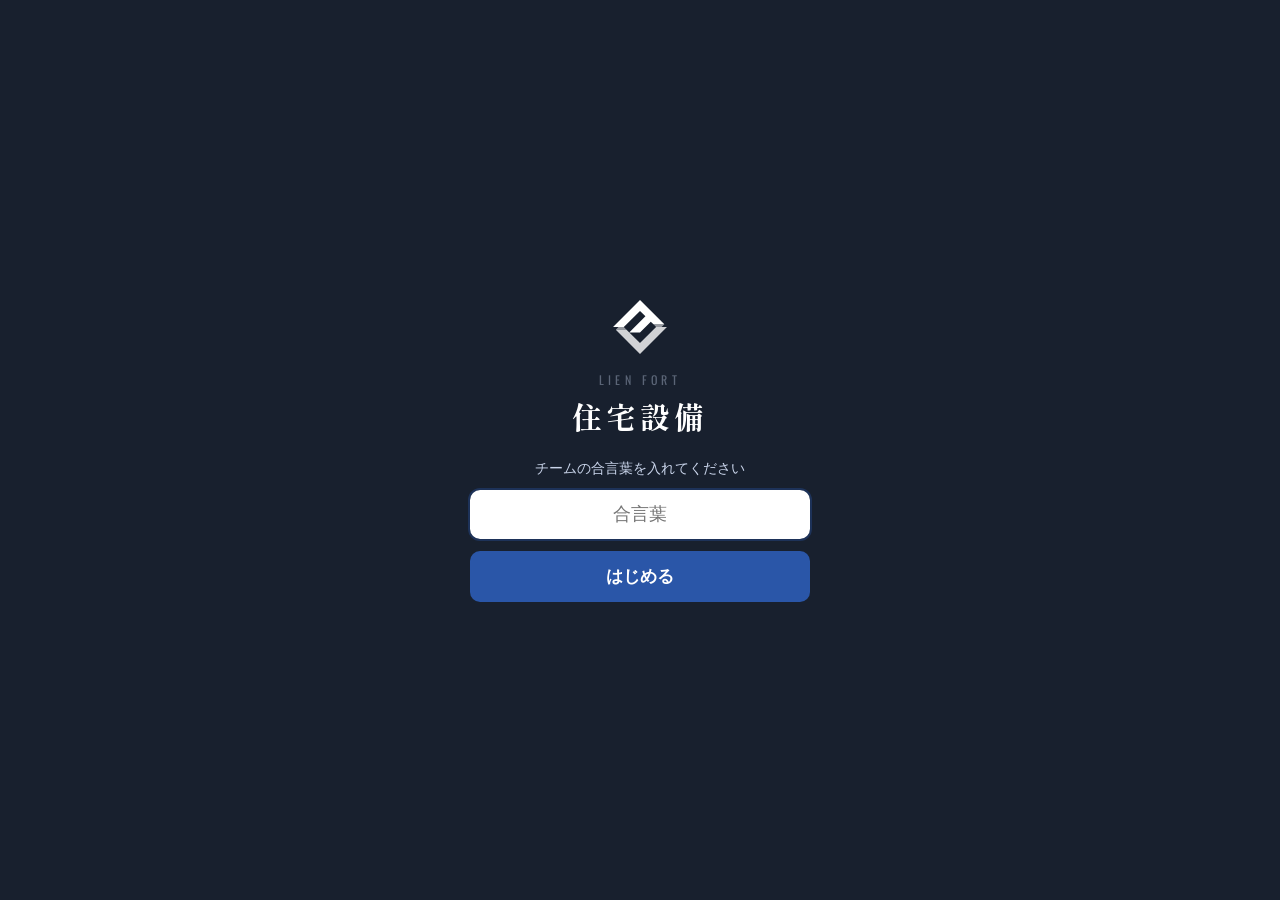
<file: input.html>
<!DOCTYPE html>
<html>
<head>
<base target="_top">
<meta charset="utf-8">
<meta name="viewport" content="width=device-width, initial-scale=1, maximum-scale=1, viewport-fit=cover">
<meta name="apple-mobile-web-app-capable" content="yes">
<meta name="mobile-web-app-capable" content="yes">
<meta name="apple-mobile-web-app-status-bar-style" content="black-translucent">
<meta name="apple-mobile-web-app-title" content="住宅設備">
<meta name="theme-color" content="#18202e">
<link rel="manifest" href="manifest.webmanifest">
<link rel="apple-touch-icon" href="icon-180.png">
<title>入力</title>
<script src="api.js"></script>
<style>
  * { box-sizing: border-box; -webkit-tap-highlight-color: transparent; }
  body { margin: 0; padding: 12px 14px 40px; font-family: -apple-system, sans-serif; background: #f4f5f7; color: #222; }
  .wrap { max-width: 1180px; margin: 0 auto; }
  select, input { font-size: 16px; padding: 9px 10px; border-radius: 10px; border: 1px solid #ccc; background: #fff; font-family: inherit; }
  button { font-family: inherit; }
  .tabs { display: flex; gap: 6px; margin-bottom: 10px; flex-wrap: wrap; }
  .tabs button { flex: 1; min-width: 70px; padding: 10px 6px; font-size: 15px; font-weight: 600; border-radius: 10px; border: 1px solid var(--blue, #2a56a8); background: #fff; color: var(--blue, #2a56a8); }
  .tabs button.on { background: var(--blue, #2a56a8); color: #fff; }
  .seg { display: flex; gap: 6px; margin-bottom: 12px; }
  .seg button { flex: 1; padding: 8px; font-size: 14px; font-weight: 600; border-radius: 20px; border: 1px solid #b9c2d0; background: #fff; color: #4b5567; }
  .seg button.on { background: #18202e; border-color: #18202e; color: #fff; }
  .grid { display: grid; grid-template-columns: repeat(auto-fill, minmax(300px, 1fr)); gap: 12px; }
  .card { background: #fff; border: 1px solid #e3e8f0; border-radius: 14px; padding: 14px; }
  .card h3 { margin: 0 0 10px; font-size: 15px; color: #18202e; }
  .card h3 small { font-weight: 400; color: #888; margin-left: 6px; }
  .big { font-size: 26px; font-weight: 800; color: #18202e; }
  .sub { font-size: 13px; color: #666; margin-top: 2px; }
  .bar { height: 10px; background: #eef2f9; border-radius: 6px; overflow: hidden; margin: 8px 0 2px; }
  .bar i { display: block; height: 100%; background: #2a56a8; border-radius: 6px; }
  .bar i.ok { background: #27ae60; }
  .rk { display: grid; grid-template-columns: 34px 1fr auto; gap: 2px 8px; align-items: center; padding: 6px 0; border-top: 1px solid var(--line, #f0f2f6); font-size: 15px; }
  .rk:first-of-type { border-top: 0; }
  .rk .n { text-align: center; font-weight: 700; color: var(--sub, #888); }
  .rk .v { font-weight: 700; }
  .rk .bar { grid-column: 2 / 4; height: 6px; margin: 0; }
  .rk.m1 .n, .rk.m2 .n, .rk.m3 .n { font-size: 20px; }
  .mvp { display: flex; align-items: center; gap: 12px; }
  .mvp .medal { flex: none; width: 52px; height: 52px; border-radius: 50%; background: #18202e; color: #e9c46a; display: flex; align-items: center; justify-content: center; font-family: Oswald, sans-serif; font-size: 14px; letter-spacing: .1em; }
  .kv { display: grid; grid-template-columns: 1fr auto; gap: 6px 10px; font-size: 15px; }
  .kv span { color: #555; } .kv b { text-align: right; }
  .good { color: #1e8449; } .bad { color: #c0392b; }
  .tbl { overflow-x: auto; background: #fff; border: 1px solid #e3e8f0; border-radius: 14px; }
  table { border-collapse: collapse; font-size: 13px; white-space: nowrap; width: 100%; }
  th, td { padding: 7px 9px; border-bottom: 1px solid #eef0f4; text-align: right; }
  th { background: #f6f8fb; color: #4b5567; position: sticky; top: 0; font-weight: 600; }
  th:first-child, td:first-child { text-align: left; position: sticky; left: 0; background: #fff; font-weight: 600; z-index: 1; }
  th:first-child { background: #f6f8fb; z-index: 2; }
  tr.total td { background: #f6f8fb; font-weight: 700; }
  td.good { background: #eafaf0; } td.bad { background: #fdecea; }
  .chart svg { width: 100%; height: 150px; display: block; }
  .gy td, .gy th { padding: 6px 4px; text-align: right; } .gy td:first-child, .gy th:first-child { text-align: left; } .gy td b { font-size: 16px; color: #2a56a8; }
  .gyin { display: grid; grid-template-columns: 1fr auto; gap: 6px 8px; align-items: center; margin-top: 10px; font-size: 14px; }
  .gyreset { padding: 8px 14px; font-size: 13px; border-radius: 10px; border: 1px solid #b9c2d0; background: #fff; color: #4b5567; }
  .gyin input { width: 90px; text-align: right; } .gyin small { grid-column: 1 / -1; color: #888; margin-top: -4px; }
  .note { font-size: 13px; color: #888; margin: 6px 0; }
  .row { display: flex; gap: 8px; align-items: center; margin-bottom: 12px; flex-wrap: wrap; }
  .row select { flex: 1; min-width: 160px; }
  .admin { margin-top: 24px; text-align: center; }
  .admin button { padding: 9px 16px; font-size: 14px; border-radius: 10px; border: 1px solid #b9c2d0; background: #fff; color: #4b5567; }
  .admin input { width: 180px; margin-right: 6px; }
  #msg { text-align: center; color: #666; font-size: 14px; min-height: 20px; margin: 8px 0; }
  .hide { display: none !important; }
  .st { display: inline-block; font-size: 12px; padding: 2px 8px; border-radius: 10px; background: #e8f5ee; color: #1e8449; font-weight: 600; white-space: nowrap; }
  .st.x { background: #fdecea; color: #c0392b; }
  .sl { display: grid; grid-template-columns: 1fr auto; gap: 2px 10px; padding: 10px 0; border-top: 1px solid var(--line, #f0f2f6); font-size: 15px; }
  .sl:first-of-type { border-top: 0; }
  .sl small { grid-column: 1 / 3; color: #777; font-size: 13px; }
  .sl.edit { cursor: pointer; }
  .sheet { display: none; position: fixed; inset: 0; background: rgba(24,32,46,.45); z-index: 20; align-items: flex-end; justify-content: center; }
  .sheet.open { display: flex; }
  .sheet .in { background: #fff; width: 100%; max-width: 520px; border-radius: 16px 16px 0 0; padding: 18px 16px 24px; }
  .sheet h3 { margin: 0 0 4px; } .sheet .sub { margin-bottom: 12px; }
  .opts { display: grid; grid-template-columns: 1fr 1fr; gap: 8px; margin-bottom: 12px; }
  .opts button { padding: 12px; font-size: 16px; font-weight: 600; border-radius: 10px; border: 1px solid #ccc; background: #fff; }
  .opts button.on { background: #18202e; border-color: #18202e; color: #fff; }
  .chk { display: flex; align-items: center; gap: 8px; font-size: 16px; margin-bottom: 14px; }
  .chk input { width: 22px; height: 22px; }
  .acts { display: flex; gap: 10px; } .acts button { flex: 1; padding: 13px; font-size: 16px; font-weight: 600; border-radius: 12px; border: 0; }
  .acts .ok { background: #2a56a8; color: #fff; }
  .fi { display: grid; grid-template-columns: 1fr 150px; gap: 8px 10px; align-items: center; }
  .fi label { font-size: 15px; } .fi input { width: 100%; text-align: right; }
  .fi .ro { text-align: right; color: #888; font-size: 14px; } .acts .cancel { background: #e3e8f0; }
  #overlay { display: none; position: fixed; inset: 0; background: rgba(255,255,255,.6); z-index: 30; align-items: center; justify-content: center; flex-direction: column; font-weight: 600; }
  body.busy #overlay { display: flex; }
  .spinner { width: 44px; height: 44px; border: 5px solid #ccc; border-top-color: #2a56a8; border-radius: 50%; animation: spin .8s linear infinite; margin-bottom: 10px; }
  @keyframes spin { to { transform: rotate(360deg); } }
  .tabs .tablink { display: flex; align-items: center; justify-content: center; padding: 0 12px; font-size: 14px; font-weight: 600; text-decoration: none; color: #2a56a8; white-space: nowrap; }
</style>
<link href="https://fonts.googleapis.com/css2?family=Inter:wght@500;700;800&family=Oswald:wght@400;500&family=Shippori+Mincho+B1:wght@700&display=swap" rel="stylesheet">
<script>
  // 明るい・暗い：端末の設定に合わせる。右上のボタンで切り替えると、その端末に覚える（lfTheme）
  (function () { try { var t = localStorage.getItem('lfTheme'); if (t) document.documentElement.setAttribute('data-theme', t); } catch (e) {} })();
</script>
<style>
  /* 住宅設備アプリ共通のデザイン（2026-11-18 作り直し：明るい・暗い、パソコンは左にメニュー）。
     色は Lien Fort（lienfort.co.jp）の紺と青。各画面の style より後に読むので上書きになる */
  :root { --ink: #18202e; --blue: #2a56a8; --btn: #2a56a8; --sub: #5b6577; --line: #e2e7ef; --bg: #f3f5f9; --pale: #eef2f9;
          --surface: #fff; --surface2: #f6f8fb; --track: #e9edf3; --bar: #18202e; --chip: #18202e; --chipInk: #fff;
          --veil: rgba(243,245,249,.72); --shadow: 0 1px 2px rgba(24,32,46,.06), 0 8px 24px rgba(24,32,46,.05);
          --pend: #fff3cd; --pendInk: #7a5b00; --goodBg: #eafaf0; --badBg: #fdecea;
          --en: Oswald, "Arial Narrow", sans-serif; --num: Inter, "Hiragino Sans", sans-serif; color-scheme: light; }
  @media (prefers-color-scheme: dark) {
    :root:not([data-theme="light"]) { --ink: #eef2f8; --blue: #7fa2e8; --sub: #9aa6b8; --line: #263042; --bg: #0d121b; --pale: #1c2433;
          --surface: #161d29; --surface2: #1c2433; --track: #263042; --bar: #0a0f17; --chip: #eef2f8; --chipInk: #0d121b;
          --veil: rgba(13,18,27,.72); --shadow: none; --pend: #3a3216; --pendInk: #f0d58a; --goodBg: #12301f; --badBg: #3a1a1a; color-scheme: dark; }
  }
  :root[data-theme="dark"] { --ink: #eef2f8; --blue: #7fa2e8; --sub: #9aa6b8; --line: #263042; --bg: #0d121b; --pale: #1c2433;
          --surface: #161d29; --surface2: #1c2433; --track: #263042; --bar: #0a0f17; --chip: #eef2f8; --chipInk: #0d121b;
          --veil: rgba(13,18,27,.72); --shadow: none; --pend: #3a3216; --pendInk: #f0d58a; --goodBg: #12301f; --badBg: #3a1a1a; color-scheme: dark; }

  body { background: var(--bg) !important; color: var(--ink) !important; padding: 0 14px 40px !important;
         font-family: "Hiragino Sans", "Noto Sans JP", "Yu Gothic", sans-serif !important; }

  /* 上の帯 */
  .lf-bar { position: sticky; top: 0; z-index: 5; display: flex; align-items: center; gap: 12px; margin: 0 -14px 14px; padding: 12px 14px;
            background: var(--bar); color: #fff; }
  .lf-back { flex: none; width: 36px; height: 36px; display: flex; align-items: center; justify-content: center; padding-bottom: 3px;
             border: 1px solid rgba(255,255,255,.18); border-radius: 10px; color: #fff; text-decoration: none; font-size: 24px; }
  .lf-t small { display: block; font-family: var(--en); font-size: 10px !important; letter-spacing: .3em; color: #8fa6cf !important; }
  .lf-t b { font-size: 17px; letter-spacing: .05em; color: #fff; }
  .lf-theme { flex: none; margin-left: auto; width: 36px; height: 36px; display: flex; align-items: center; justify-content: center;
              border: 1px solid rgba(255,255,255,.18); border-radius: 10px; background: rgba(255,255,255,.06); color: #fff; padding: 0; cursor: pointer; }
  .lf-theme svg { width: 18px; height: 18px; fill: none; stroke: currentColor; stroke-width: 1.8; stroke-linecap: round; }
  .lf-bar .who ~ .lf-theme, .lf-bar .lf-theme ~ .who { margin-left: 8px; }

  /* 入力欄 */
  select, input, textarea { background: var(--surface) !important; color: var(--ink) !important; border: 1px solid var(--line) !important; }
  select:focus, input:focus, textarea:focus { outline: 2px solid rgba(42,86,168,.35); border-color: var(--blue) !important; }
  input[type="checkbox"], input[type="radio"] { accent-color: var(--btn); }
  h2, h3, .card h3 { letter-spacing: .03em; color: var(--ink) !important; }
  label, .note, .sub, small, #msg, .legend, .count, .calc, .coord, .state, .card dt, .gcard p { color: var(--sub) !important; }
  td.s small, .shd td.c small, button.r small, .tiles a.app.main small { color: rgba(255,255,255,.85) !important; } td.s.last small { color: #5c4b00 !important; }

  /* 面（カード・表・パネル） */
  .card, .summary, .summary > div, .tbl, .gcard, .sheet .in, #close, .visit, .panel, .find, .fab, .showBtn,
  td.d, .mon td, .shd td:not(.c), .checks label, #sale .checks label, .sheet .kinds label, .names button, #pickList button {
    background: var(--surface) !important; border-color: var(--line) !important; color: var(--ink); }
  .card, .tbl, .summary > div, .summary, .gcard, .visit { border: 1px solid var(--line) !important; border-radius: 16px !important; box-shadow: var(--shadow) !important; }
  .card summary, .req { color: var(--blue) !important; }
  .summary div { font-size: 12px; color: var(--sub); }
  .summary b, .big, .rk .v, .v, .gy td b { font-family: var(--num) !important; font-variant-numeric: tabular-nums; letter-spacing: -.01em; }
  .summary b { font-weight: 800; font-size: 28px !important; color: var(--ink); }
  .big { font-weight: 800 !important; color: var(--ink) !important; }
  .bar, .left .bar { background: var(--track) !important; }
  .bar i, .left .bar i { background: var(--btn) !important; } .bar i.ok { background: #27ae60 !important; }
  td.d.today, .mon td.today { border-color: var(--blue) !important; color: var(--blue); }
  td.s.free { background: var(--btn) !important; }
  td.s.block { background: var(--pale) !important; }
  .legend span:first-child i { background: var(--btn) !important; }
  .sec { border-top-color: var(--line) !important; color: var(--ink); }
  .st { background: var(--pale) !important; color: var(--ink) !important; }
  .st.shoho { background: #8e44ad !important; color: #fff !important; }
  .st.x { background: var(--badBg) !important; color: #e06b5f !important; }
  #pending { background: var(--pend) !important; color: var(--pendInk) !important; }
  .checks label, #sale .checks label, .sheet .kinds label { color: var(--ink) !important; }

  /* 表（KPI） */
  table { color: var(--ink); }
  th { background: var(--surface2) !important; color: var(--sub) !important; border-color: var(--line) !important; }
  td { border-color: var(--line) !important; }
  .tbl td:first-child { background: var(--surface) !important; }
  .tbl th:first-child, tr.total td { background: var(--surface2) !important; }
  td.good { background: var(--goodBg) !important; } td.bad { background: var(--badBg) !important; }

  /* ボタン。結果ボタンの色（成約＝緑など）は見分けやすさのため各画面のまま */
  button { font-family: inherit; }
  button.r { border-radius: 14px !important; box-shadow: 0 2px 0 rgba(0,0,0,.14); letter-spacing: .03em; }
  .undo, .listbtn, .nav button, .btns > *, .cancel, .seg button, .gyreset, .admin button, .opts button, .two button, .links button,
  .sides button, .close-btn, .choice button, .kinds button, .pc button, #goalEdit, .del, .add {
    background: var(--surface) !important; border: 1px solid var(--line) !important; color: var(--ink) !important; }
  .listbtn, .btns > *, .btns .map, .links button, .two button, #goalEdit, .close-btn { color: var(--blue) !important; }
  .del { color: #e06b5f !important; border-color: rgba(224,107,95,.5) !important; }
  .add { border: 2px dashed var(--blue) !important; color: var(--blue) !important; }
  .ok, .acts .ok, .gcard .go, #close .ok { background: var(--btn) !important; color: #fff !important; }
  .tabs { gap: 6px !important; }
  .tabs button, .seg button { border-radius: 999px !important; border: 1px solid var(--line) !important; background: var(--surface) !important; color: var(--sub) !important; font-weight: 600; }
  .tabs button.on, .seg button.on, .opts button.on, .choice button.on, .sides button.on, .showBtn.on {
    background: var(--chip) !important; border-color: var(--chip) !important; color: var(--chipInk) !important; }
  .kinds button.on { background: #8e44ad !important; border-color: #8e44ad !important; color: #fff !important; }
  #clockBtn { background: var(--pale) !important; color: var(--ink) !important; }
  #clockBtn.on { background: var(--badBg) !important; color: #e06b5f !important; }
  #placeBtn { background: var(--surface) !important; }
  #findList button { color: var(--ink) !important; border-top-color: var(--line) !important; }
  .fab, .fab * { color: var(--blue) !important; } #layerBtn, #findBtn, .showBtn { color: var(--ink) !important; }
  #areaChip { background: var(--surface) !important; color: var(--ink) !important; } #areaChip button { background: var(--pale) !important; color: var(--ink) !important; }

  /* ランキング：1〜3位は丸い数字（金・銀・銅） */
  .rk .n { font-family: var(--num); }
  .rk.m1 .n, .rk.m2 .n, .rk.m3 .n { width: 26px; height: 26px; margin: 0 auto; border-radius: 50%; display: flex; align-items: center; justify-content: center;
                                    font-size: 13px; font-weight: 800; }
  .rk.m1 .n { background: #e9c46a; color: #18202e !important; }
  .rk.m2 .n { background: #cfd5de; color: #18202e !important; }
  .rk.m3 .n { background: #dcae86; color: #18202e !important; }
  /* 目立たせるカード（チーム売上など） */
  .card.feature { background: #18202e !important; border-color: #18202e !important; color: #fff; }
  :root[data-theme="dark"] .card.feature { background: #1d2a44 !important; border-color: #2c3d5f !important; }
  .card.feature h3, .card.feature .big { color: #fff !important; }
  .card.feature .sub, .card.feature h3 small { color: #b8c4d8 !important; }
  .card.feature .bar { background: rgba(255,255,255,.14) !important; } .card.feature .bar i { background: #5b8def !important; }

  /* 重なる画面（入力・一覧など）と読み込み中 */
  .sheet, #sale, #list, #pick { background: var(--bg) !important; }
  #pickList button { border-color: var(--line) !important; }
  #overlay { background: var(--veil) !important; color: var(--ink); }
  #goalBox { background: rgba(0,0,0,.55) !important; }
  .spinner { border-color: var(--track) !important; border-top-color: var(--btn) !important; }

  /* パソコン：左にメニュー（#lfSide は下のスクリプトで作る） */
  #lfSide { display: none; }
  @media (min-width: 1024px) {
    body.lf-side { padding-left: 264px !important; padding-right: 32px !important; }
    body.lf-side .lf-bar { margin: 0 -32px 20px; padding-left: 32px; padding-right: 32px; }
    body.lf-side .lf-back { display: none; }
    body.lf-side > .hero { margin-left: -32px !important; margin-right: -32px !important; padding-left: 40px !important; }
    #lfSide { display: flex; position: fixed; left: 0; top: 0; bottom: 0; width: 232px; z-index: 40; flex-direction: column; gap: 22px;
              padding: 26px 14px; box-sizing: border-box; overflow-y: auto; background: #111824; color: #eef2f8; }
    #lfSide .lg { display: block; padding: 0 10px; text-decoration: none; color: #eef2f8; }
    #lfSide .lg small { display: block; font-family: var(--en); font-size: 11px; letter-spacing: .35em; color: #7fa2e8; }
    #lfSide .lg b { font-family: "Shippori Mincho B1", serif; font-size: 22px; letter-spacing: .12em; }
    #lfSide nav { display: flex; flex-direction: column; gap: 2px; }
    #lfSide nav a { display: flex; align-items: center; gap: 10px; padding: 10px 12px; border-radius: 10px; color: #b8c4d8; text-decoration: none; font-size: 14px; }
    #lfSide nav a:hover { background: #1a2333; color: #fff; }
    #lfSide nav a.on { background: #2a56a8; color: #fff; font-weight: 700; }
    #lfSide nav a span { font-family: var(--en); font-size: 9px; letter-spacing: .2em; color: #6f82a6; width: 58px; flex: none; }
    #lfSide nav a.on span { color: #c9d8f7; }
  }
</style>
<script>
  // 右上の明るい・暗いボタンと、パソコンの左メニュー
  document.addEventListener('DOMContentLoaded', function () {
    var root = document.documentElement;
    var dark = function () { var t = root.getAttribute('data-theme'); return t ? t === 'dark' : matchMedia('(prefers-color-scheme: dark)').matches; };
    var SUN = '<svg viewBox="0 0 24 24"><circle cx="12" cy="12" r="4"/><path d="M12 2v2M12 20v2M4.9 4.9l1.4 1.4M17.7 17.7l1.4 1.4M2 12h2M20 12h2M4.9 19.1l1.4-1.4M17.7 6.3l1.4-1.4"/></svg>';
    var MOON = '<svg viewBox="0 0 24 24"><path d="M21 12.8A9 9 0 1 1 11.2 3a7 7 0 0 0 9.8 9.8z"/></svg>';
    var host = document.querySelector('.lf-bar') || document.querySelector('.hero');
    if (host) {
      var b = document.createElement('button');
      b.type = 'button'; b.className = 'lf-theme';
      var paint = function () { b.innerHTML = dark() ? SUN : MOON; b.setAttribute('aria-label', dark() ? '明るい表示にする' : '暗い表示にする'); };
      b.onclick = function () { var t = dark() ? 'light' : 'dark'; root.setAttribute('data-theme', t); try { localStorage.setItem('lfTheme', t); } catch (e) {} paint(); };
      paint();
      if (host.classList.contains('hero')) { b.style.position = 'absolute'; b.style.top = '18px'; b.style.right = '16px'; b.style.zIndex = '2'; host.appendChild(b); }
      else host.insertBefore(b, host.querySelector('.who'));
    }
    // 地図の画面は全面を地図に使うので左メニューを出さない
    if (document.getElementById('map')) return;
    var gh = /github\.io$/.test(location.hostname);
    var a0 = document.querySelector('a.lf-back, a[href*="?page="]');
    var base = a0 ? a0.href.split('?')[0] : '';
    var MAP = 'map.html';
    var PAGES = [['yotei', '商談予定', 'SCHEDULE'], ['tataki', '叩きカウンター', 'COUNTER'],
                 ['saiji', '催事', 'REPORT'], ['sales', '売上', 'SALES'],
                 ['kpi', 'KPI・ランキング', 'KPI'], ['settings', '設定', 'SETTINGS'], ['map', '営業マップ', 'MAP']];
    var href = function (k) { return k === 'map' ? (gh ? 'map.html' : MAP) : gh ? (k === 'menu' ? 'index.html' : k + '.html') : base + (k === 'menu' ? '' : '?page=' + k); };
    var title = (document.querySelector('.lf-t b') || {}).textContent || '';
    var file = location.pathname.split('/').pop();
    var esc = function (s) { return String(s).replace(/[&<>"]/g, function (c) { return { '&': '&amp;', '<': '&lt;', '>': '&gt;', '"': '&quot;' }[c]; }); };
    var side = document.createElement('aside');
    side.id = 'lfSide';
    side.innerHTML = '<a class="lg" target="_top" href="' + esc(href('menu')) + '"><small>LIEN FORT</small><b>住宅設備</b></a><nav>' + PAGES.map(function (p) {
      var on = gh ? file === p[0] + '.html' : title.replace('催事 お客様登録', '催事のお客様登録') === p[1];
      return '<a target="_top" class="' + (on ? 'on' : '') + '" href="' + esc(href(p[0])) + '"><span>' + p[2] + '</span>' + p[1] + '</a>';
    }).join('') + '</nav>';
    document.body.appendChild(side);
    document.body.classList.add('lf-side');
  });
</script>
<link rel="stylesheet" href="app.css">
</head>
<body>
  <header class="lf-bar"><a href="index.html" class="lf-back" aria-label="メニュー">‹</a><div class="lf-t"><small>LIEN FORT</small><b>入力</b></div></header>
  <div class="wrap">
    <div class="tabs"><button data-v="rank" class="on">ランキング</button><button data-v="me">自分の成績</button><button data-v="gyaku">逆算</button><button data-v="saiji">催事</button>
      <button data-v="list" class="ad hide">KPI一覧</button><button data-v="one" class="ad hide">KPI個人</button><a class="tablink" href="sales.html">売上 ›</a></div>
    <div class="seg" id="mon"><button data-p="0" class="on">今月</button><button data-p="1">先月</button></div>
    <div id="msg"></div>
    <div id="view"></div>
    <div class="admin" id="adminBox"></div>
  </div>
  <div id="overlay"><div class="spinner"></div>読み込み中…</div>

<script>
  const $ = id => document.getElementById(id);
  const esc = s => String(s == null ? '' : s).replace(/[&<>"]/g, c => ({ '&': '&amp;', '<': '&lt;', '>': '&gt;', '"': '&quot;' })[c]);
  const yen = v => v == null ? '-' : '¥' + Math.round(v).toLocaleString();
  const man = v => v == null ? '-' : v >= 10000 ? (Math.round(v / 1000) / 10).toLocaleString() + '万' : '¥' + Math.round(v).toLocaleString();
  const pct = v => v == null || !isFinite(v) ? '-' : (Math.round(v * 1000) / 10) + '%';
  const num = v => v == null ? '-' : Math.round(v * 10) / 10;
  const rate = (a, b) => b ? a / b : null;
  const store = (k, v) => { try { if (v === undefined) return localStorage.getItem(k); if (v === null) localStorage.removeItem(k); else localStorage.setItem(k, v); } catch (e) {} };

  // 入力・メンバーは同じ画面を別の項目として開く（?page=input / member、ホーム画面版は input.html / member.html）
  const MODE = 'input';
  let D = null, view = 'rank', prev = 0, role = 'ct', I = null, iSheet = 'クローザー', MB = null, mTable = '叩き';

  // 前に読んだ数字をすぐ出して、裏で最新を読む（読み込みに10秒ほどかかるため）
  function load() {
    const key = 'kpiCache' + prev + (store('jAdmin') ? 'a' : '');
    let cached = null;
    try { cached = JSON.parse(store(key) || 'null'); } catch (e) {}
    if (cached) { D = cached; render(); $('msg').textContent = '最新の数字を読み込み中…'; } else document.body.classList.add('busy');
    google.script.run.withSuccessHandler(r => {
      document.body.classList.remove('busy');
      D = r; $('msg').textContent = '';
      store(key, JSON.stringify(r));
      if (store('jAdmin') && !D.admin) { store('jAdmin', null); $('msg').textContent = '管理者の合言葉が違います'; }
      if (!D.admin && (view === 'list' || view === 'one' || view === 'input' || view === 'member')) view = 'rank';
      render();
    }).withFailureHandler(e => { document.body.classList.remove('busy'); $('msg').textContent = 'エラー: ' + e.message; })
      .kpiData(store('jAdmin') || '', !!prev);
  }

  function render() {
    if (!D) return; // KPI の数字が届く前に押されたとき
    document.querySelectorAll('.tabs button').forEach(b => { b.classList.toggle('on', b.dataset.v === view); if (b.classList.contains('ad')) b.classList.toggle('hide', !D.admin); });
    document.querySelectorAll('#mon button').forEach(b => b.classList.toggle('on', Number(b.dataset.p) === prev));
    $('mon').classList.toggle('hide', view === 'saiji' || !!MODE); // 催事は自分の期間（今月・先月・全期間）
    $('view').innerHTML = '';
    ({ rank: renderRank, me: renderMe, gyaku: renderGyaku, saiji: renderSaiji, list: renderList, one: renderOne, input: renderInput, member: renderMember })[view]();
    renderAdmin();
  }

  // ===== 共通の部品 =====
  function card(title, sub) {
    const c = document.createElement('div');
    c.className = 'card';
    c.innerHTML = '<h3>' + esc(title) + (sub ? '<small>' + esc(sub) + '</small>' : '') + '</h3>';
    return c;
  }
  function barHtml(v, goal) {
    const r = goal ? Math.min(1, (v || 0) / goal) : 0;
    return '<div class="bar"><i class="' + (r >= 1 ? 'ok' : '') + '" style="width:' + (r * 100) + '%"></i></div>';
  }
  // list: [{name, v}]、fmt：値の表示
  function ranking(title, list, fmt, sub) {
    const c = card(title, sub), top = list.filter(x => x.v > 0).sort((a, b) => b.v - a.v).slice(0, 10), max = top.length ? top[0].v : 0;
    if (!top.length) c.insertAdjacentHTML('beforeend', '<div class="note">まだありません</div>');
    let rank = 0, last = null;
    top.forEach((x, i) => {
      if (x.v !== last) { rank = i + 1; last = x.v; }
      c.insertAdjacentHTML('beforeend', '<div class="rk m' + rank + '"><div class="n">' + rank + '</div><div>' + esc(x.name) +
        (x.group ? ' <small>' + esc(x.group) + '</small>' : '') + '</div><div class="v">' + fmt(x.v) + '</div>' + barHtml(x.v, max) + '</div>');
    });
    return c;
  }
  function goalCard(title, v, goal, fmt) {
    const c = card(title);
    c.insertAdjacentHTML('beforeend', '<div class="big">' + fmt(v) + '</div><div class="sub">目標 ' + fmt(goal) + '（' + pct(rate(v, goal)) + '）</div>' + barHtml(v, goal));
    return c;
  }
  // 日ごとの棒グラフ（days：{yyyy-MM-dd: 値}）
  function chart(title, days, fmt, color) {
    const c = card(title), keys = Object.keys(days).sort();
    c.classList.add('chart');
    if (!keys.length) { c.insertAdjacentHTML('beforeend', '<div class="note">まだありません</div>'); return c; }
    const y = D.ym.split('-').map(Number), last = new Date(y[0], y[1], 0).getDate(), max = Math.max(...keys.map(k => days[k]), 1);
    const W = 310, H = 130, bw = W / last;
    let svg = '<svg viewBox="0 0 ' + W + ' ' + (H + 16) + '" preserveAspectRatio="none">';
    for (let d = 1; d <= last; d++) {
      const k = D.ym + '-' + String(d).padStart(2, '0'), v = days[k] || 0, h = v / max * H;
      svg += '<rect x="' + ((d - 1) * bw + 1) + '" y="' + (H - h) + '" width="' + (bw - 2) + '" height="' + h + '" rx="1.5" fill="' + (k === D.today ? '#e67e22' : color) + '"><title>' + d + '日 ' + fmt(v) + '</title></rect>';
      if (d === 1 || d % 5 === 0) svg += '<text x="' + ((d - 0.5) * bw) + '" y="' + (H + 13) + '" font-size="9" text-anchor="middle" fill="#888">' + d + '</text>';
    }
    c.insertAdjacentHTML('beforeend', svg + '</svg><div class="sub">一番多い日 ' + fmt(max) + '・合計 ' + fmt(keys.reduce((a, k) => a + days[k], 0)) + '</div>');
    return c;
  }
  const dayMap = key => Object.fromEntries(Object.entries(D.days).map(([k, v]) => [k, v[key]]).filter(x => x[1]));

  // ===== ランキング（全員） =====
  function renderRank() {
    const g = document.createElement('div');
    g.className = 'grid';
    g.appendChild(goalCard(D.month + '月 チーム売上', D.team.sales, D.team.salesGoal, yen)).classList.add('feature');
    g.appendChild(goalCard(D.month + '月 契約件数', D.team.count, D.team.countGoal, v => v == null ? '-' : v + '件'));
    if (!D.prev) {
      const t = D.todayPlayers.slice().sort((a, b) => b.a - a.a || b.k - a.k)[0], c = card('今日のMVP', 'アポが一番多い人');
      c.insertAdjacentHTML('beforeend', t ? '<div class="mvp"><div class="medal">MVP</div><div><div class="big">' + esc(t.name) + '</div><div class="sub">アポ ' + t.a + '件・叩き ' + t.k + '軒</div></div></div>' : '<div class="note">今日の記録はまだありません</div>');
      g.appendChild(c);
    }
    g.appendChild(ranking('クローザー 売上', D.closers.map(x => ({ name: x.name, v: x.sales })), yen));
    g.appendChild(ranking('クローザー 契約件数', D.closers.map(x => ({ name: x.name, v: x.count })), v => v + '件'));
    ['フル', 'スポット', 'インターン'].forEach(gr => {
      const l = D.apos.filter(x => x.group === gr);
      if (l.length) g.appendChild(ranking('アポ数（' + gr + '）', l.map(x => ({ name: x.name, v: x.a })), v => v + '件', '今月'));
    });
    if (D.week) g.appendChild(ranking('今週のアポ数', D.week.players.map(x => ({ name: x.name, group: x.group, v: x.a })), v => v + '件', D.week.label));
    g.appendChild(ranking('アポインター 売上', D.apSales.map(x => ({ name: x.name, v: x.sales })), yen, '成約したお客様のアポ'));
    g.appendChild(ranking('叩き数', D.players.map(x => ({ name: x.name, group: x.group, v: x.k })), v => v + '軒'));
    $('view').appendChild(g);
  }

  // ===== 自分の成績（全員） =====
  function names() {
    return [...new Set(D.players.map(x => x.name).concat(D.apos.map(x => x.name), D.closers.map(x => x.name)))].filter(Boolean);
  }
  function nameSelect(key, onchange) {
    const r = document.createElement('div'), s = document.createElement('select'), cur = store(key) || '';
    r.className = 'row';
    s.add(new Option('名前を選ぶ', ''));
    names().forEach(n => s.add(new Option(n, n)));
    s.value = names().includes(cur) ? cur : '';
    s.onchange = () => { store(key, s.value); onchange(); };
    r.appendChild(s);
    $('view').appendChild(r);
    return s.value;
  }
  function renderMe() {
    const me = nameSelect('kpiMe', render);
    if (!me) { $('view').insertAdjacentHTML('beforeend', '<div class="note">自分の名前を選ぶと、今月の数字と目標が出ます</div>'); return; }
    const g = document.createElement('div');
    g.className = 'grid';
    const p = D.players.find(x => x.name === me), a = D.apos.find(x => x.name === me), c = D.closers.find(x => x.name === me);
    const s = D.apSales.find(x => x.name === me), t = D.todayPlayers.find(x => x.name === me), w = D.week && D.week.players.find(x => x.name === me);
    if (c) { g.appendChild(goalCard('売上（クローザー）', c.sales, c.salesGoal, yen)); g.appendChild(goalCard('契約件数', c.count, c.countGoal, v => v == null ? '-' : v + '件')); }
    if (a) g.appendChild(goalCard('アポ数', a.a, a.goal, v => v == null ? '-' : v + '件'));
    if (a && (a.ry != null || a.ka != null)) {
      // 両面・片面のアポと、そこから商談に入った数（不在・フロントアウト以外）
      const k = card('両面・片面（' + D.month + '月）'), n = v => Number(v) || 0;
      k.insertAdjacentHTML('beforeend', '<div class="kv"><span>両面アポ</span><b>' + n(a.ry) + '件</b><span>両面から商談</span><b>' + n(a.rm) + '件（' + pct(rate(n(a.rm), n(a.ry))) + '）</b>' +
        '<span>片面アポ</span><b>' + n(a.ka) + '件</b><span>片面から商談</span><b>' + n(a.km) + '件（' + pct(rate(n(a.km), n(a.ka))) + '）</b></div>');
      g.appendChild(k);
    }
    if (p) {
      const k = card('叩き（' + D.month + '月）');
      k.insertAdjacentHTML('beforeend', '<div class="kv"><span>叩き数</span><b>' + p.k + '軒</b><span>対面数</span><b>' + p.t + '</b><span>アポ</span><b>' + p.a + '件</b>' +
        '<span>対面率</span><b>' + pct(rate(p.t, p.k)) + '</b><span>対面からのアポ率</span><b>' + pct(rate(p.a, p.t)) + '</b>' +
        (w ? '<span>今週のアポ</span><b>' + w.a + '件</b>' : '') + (t ? '<span>今日</span><b>叩き' + t.k + '・アポ' + t.a + '</b>' : '') +
        ((gl => gl ? '<span>今日の目標</span><b>叩き' + gl.k + '・対面' + gl.t + '・アポ' + gl.a + '</b>' : '')((D.goals || []).find(x => x.name === me))) + '</div>');
      g.appendChild(k);
    }
    if (s) {
      const k = card('自分のアポからの成約');
      k.insertAdjacentHTML('beforeend', '<div class="big">' + yen(s.sales) + '</div><div class="sub">' + s.count + '件</div>');
      g.appendChild(k);
    }
    if (!g.children.length) g.insertAdjacentHTML('beforeend', '<div class="note">' + esc(me) + ' さんの' + D.month + '月の数字はまだありません</div>');
    $('view').appendChild(g);
  }

  // ===== 逆算（全員）：目標の件数から、先月の率で「あと何件いるか」をさかのぼる =====
  const EDIT = {}; // 率・目標を変えて試した値（読み直すと先月の率に戻る）
  const sum = (list, k) => list.reduce((t, x) => t + (Number(x[k]) || 0), 0);
  function daysLeft() {
    const [y, m, d] = D.today.split('-').map(Number);
    return new Date(y, m, 0).getDate() - d + 1; // 今日を入れた今月の残りの日数
  }
  // stages：上から 目標の段階（goal・actual）→ 次の段階（rate＝次÷前 の逆、actual）…
  function gyakuCard(id, title, stages) {
    const c = card(title), box = document.createElement('div'), E = EDIT[id] = EDIT[id] || {}, left = daysLeft();
    const perDay = v => v == null ? '-' : v / left >= 10 ? Math.ceil(v / left) : Math.ceil(v / left * 10) / 10;
    const draw = () => {
      const goal = E.goal != null ? E.goal : stages[0].goal;
      let remain = goal == null ? null : Math.max(0, goal - (Number(stages[0].actual) || 0));
      let h = '<table class="gy"><tr><th></th><th>今月の実績</th><th>あと</th><th>1日あたり</th></tr>';
      stages.forEach((st, i) => {
        if (i) { const r = E['r' + i] != null ? E['r' + i] / 100 : st.rate; remain = remain == null || !r ? null : remain / r; }
        h += '<tr><td>' + st.label + '</td><td>' + (st.actual == null ? '-' : st.actual + st.unit) + '</td><td><b>' + (remain == null ? '-' : Math.ceil(remain) + st.unit) + '</b></td><td>' + (remain == null ? '-' : perDay(remain) + st.unit) + '</td></tr>';
      });
      box.innerHTML = h + '</table>';
    };
    c.appendChild(box);
    const f = document.createElement('div');
    f.className = 'gyin';
    const inp = (label, key, val, sub) => {
      f.insertAdjacentHTML('beforeend', '<span>' + label + '</span>');
      const x = document.createElement('input');
      x.type = 'number'; x.inputMode = 'decimal'; x.step = 'any'; x.min = 0; x.value = E[key] != null ? E[key] : val == null ? '' : val;
      x.oninput = () => { E[key] = x.value === '' ? null : Number(x.value); draw(); };
      f.appendChild(x);
      if (sub) f.insertAdjacentHTML('beforeend', '<small>' + sub + '</small>');
    };
    inp('目標（' + stages[0].label + '）' + stages[0].unit, 'goal', stages[0].goal, stages[0].goal == null ? '目標がまだ入っていません。数字を入れると試せます' : '');
    stages.slice(1).forEach((st, j) => inp(st.rateLabel + ' %', 'r' + (j + 1), st.rate == null ? null : Math.round(st.rate * 1000) / 10,
      st.rate == null ? D.base.month + '月の数字がないので、率を入れると出ます' : D.base.month + '月の' + (st.team ? 'チームの' : '') + '率 ' + pct(st.rate)));
    const rs = document.createElement('button');
    rs.className = 'gyreset'; rs.textContent = D.base.month + '月の率に戻す'; rs.style.marginTop = '10px';
    rs.onclick = () => { Object.keys(E).forEach(k => delete E[k]); render(); };
    c.appendChild(f); c.appendChild(rs);
    draw();
    return c;
  }
  function renderGyaku() {
    if (prev) { $('view').insertAdjacentHTML('beforeend', '<div class="note">逆算は今月だけです</div>'); return; }
    if (!D.base) { $('view').insertAdjacentHTML('beforeend', '<div class="note">最新の数字を読み込み中…</div>'); return; }
    const B = D.base, bc = B.closers, bp = B.players;
    const T = { s: sum(bc, 's'), c: sum(bc, 'c'), k: sum(bp, 'k'), t: sum(bp, 't'), a: sum(bp, 'a') };
    const team = { close: rate(T.c, T.s), meet: rate(T.s, T.a), apo: rate(T.a, T.t), face: rate(T.t, T.k) };
    const g = document.createElement('div');
    g.className = 'grid';
    const st = (label, unit, actual, rateLabel, r, isTeam) => ({ label: label, unit: unit, actual: actual, rateLabel: rateLabel, rate: r, team: isTeam });
    const L = { close: '成約率（商談→契約）', meet: '商談化率（アポ→商談）', apo: 'アポ率（対面→アポ）', face: '対面率（叩き→対面）' };
    const t0 = st('契約', '件', D.team.count); t0.goal = D.team.countGoal;
    g.appendChild(gyakuCard('team', 'チーム全体', [t0,
      st('商談', '件', sum(D.closers, 's'), L.close, team.close), st('アポ', '件', sum(D.players, 'a'), L.meet, team.meet),
      st('対面', '件', sum(D.players, 't'), L.apo, team.apo), st('叩き', '軒', sum(D.players, 'k'), L.face, team.face)]));
    $('view').appendChild(g);
    $('view').insertAdjacentHTML('beforeend', '<div class="note">「あと」＝目標までの残りの件数を、' + B.month + '月の率でさかのぼった数。1日あたり＝今日を入れた残り' + daysLeft() + '日で割った数。率や目標は下の欄で変えて試せます（保存はされません）</div>');
    const me = nameSelect('kpiMe', render);
    if (!me) { $('view').insertAdjacentHTML('beforeend', '<div class="note">自分の名前を選ぶと、自分の率での逆算も出ます</div>'); return; }
    const m = document.createElement('div');
    m.className = 'grid';
    const own = (v, b) => v == null ? [b, true] : [v, false]; // 自分の先月の数字がなければチームの率
    const c = D.closers.find(x => x.name === me), pc = bc.find(x => x.name === me);
    if (c) {
      const r = own(pc && rate(pc.c, pc.s), team.close), s0 = st('契約', '件', c.count); s0.goal = c.countGoal;
      m.appendChild(gyakuCard('c:' + me, me + '（クローザー）', [s0, st('商談', '件', c.s, L.close, r[0], r[1]), st('アポ', '件', null, L.meet, team.meet, true)]));
    }
    const p = D.players.find(x => x.name === me), a = D.apos.find(x => x.name === me), pp = bp.find(x => x.name === me);
    if (p || a) {
      const rf = own(pp && rate(pp.t, pp.k), team.face), ra = own(pp && rate(pp.a, pp.t), team.apo);
      const s0 = st('アポ', '件', p ? p.a : a.a); s0.goal = a ? a.goal : null;
      m.appendChild(gyakuCard('p:' + me, me + '（叩き）', [s0, st('対面', '件', p ? p.t : null, L.apo, ra[0], ra[1]), st('叩き', '軒', p ? p.k : null, L.face, rf[0], rf[1])]));
    }
    if (!m.children.length) m.insertAdjacentHTML('beforeend', '<div class="note">' + esc(me) + ' さんの目標・数字はまだありません</div>');
    $('view').appendChild(m);
  }

  // ===== 催事（全員）：催事日報と催事顧客管理から、チームの歩留まり・会場・人・日ごと・月の目標 =====
  let SJ = null, sjPer = 'this';
  function loadSaiji() {
    try { SJ = JSON.parse(store('saijiCache') || 'null'); } catch (e) {}
    if (SJ && !SJ.met) SJ = null; // 前の形の保存（商談・成約の区分なし）は使わない
    render();
    google.script.run.withSuccessHandler(r => { SJ = r; store('saijiCache', JSON.stringify(r)); if (view === 'saiji') render(); })
      .withFailureHandler(e => { $('msg').textContent = 'エラー: ' + e.message; if (view === 'saiji' && !SJ) $('view').innerHTML = '<div class="note">エラー: ' + esc(e.message) + '</div>'; }).saijiData();
  }
  function sjYm() {
    if (sjPer === 'all') return '';
    const [y, m] = SJ.today.split('-').map(Number), d = new Date(y, m - 1 - (sjPer === 'prev' ? 1 : 0), 1);
    return d.getFullYear() + '-' + String(d.getMonth() + 1).padStart(2, '0');
  }
  const sjNum = x => Number(String(x == null ? '' : x).replace(/[,%¥円\s]/g, '')) || 0;
  function sjTable(title, head, rows, sub) {
    const c = card(title, sub);
    c.style.gridColumn = '1 / -1';
    if (!rows.length) { c.insertAdjacentHTML('beforeend', '<div class="note">まだありません</div>'); return c; }
    c.insertAdjacentHTML('beforeend', '<div class="tbl"><table><tr>' + head.map(h => '<th>' + esc(h) + '</th>').join('') + '</tr>' +
      rows.map(r => '<tr>' + r.map(x => '<td>' + esc(x) + '</td>').join('') + '</tr>').join('') + '</table></div>');
    return c;
  }
  function sjChart(title, days, color, ym) {
    const c = card(title);
    let keys = Object.keys(days).sort();
    if (ym) { const [y, m] = ym.split('-').map(Number), last = new Date(y, m, 0).getDate(); keys = [...Array(last)].map((_, i) => ym + '-' + String(i + 1).padStart(2, '0')); }
    if (!keys.length || !Object.keys(days).length) { c.insertAdjacentHTML('beforeend', '<div class="note">まだありません</div>'); return c; }
    const max = Math.max(...keys.map(k => days[k] || 0), 1), W = 310, H = 120, bw = W / keys.length;
    let svg = '<svg viewBox="0 0 ' + W + ' ' + (H + 16) + '" preserveAspectRatio="none">';
    keys.forEach((k, i) => {
      const v = days[k] || 0, h = v / max * H, d = Number(k.slice(8));
      svg += '<rect x="' + (i * bw + 1) + '" y="' + (H - h) + '" width="' + Math.max(1, bw - 2) + '" height="' + h + '" rx="1.5" fill="' + color + '"><title>' + k.slice(5).replace('-', '/') + ' ' + v + '</title></rect>';
      if (ym ? (d === 1 || d % 5 === 0) : (i === 0 || i === keys.length - 1)) svg += '<text x="' + ((i + 0.5) * bw) + '" y="' + (H + 13) + '" font-size="9" text-anchor="middle" fill="#888">' + (ym ? d : k.slice(5).replace('-', '/')) + '</text>';
    });
    c.insertAdjacentHTML('beforeend', svg + '</svg><div class="sub">一番多い日 ' + max + '・合計 ' + keys.reduce((a, k) => a + (days[k] || 0), 0) + '</div>');
    return c;
  }
  function renderSaiji() {
    if (!SJ) { $('view').innerHTML = '<div class="note">読み込み中…</div>'; return; }
    const seg = document.createElement('div');
    seg.className = 'seg';
    [['this', '今月'], ['prev', '先月'], ['all', '全期間']].forEach(([k, t]) => {
      const b = document.createElement('button'); b.textContent = t; b.className = sjPer === k ? 'on' : '';
      b.onclick = () => { sjPer = k; render(); }; seg.appendChild(b);
    });
    $('view').appendChild(seg);
    const ym = sjYm(), inP = d => !ym || String(d || '').startsWith(ym), CI = { date: 1, venue: 2, cc: 7, qp: 8, ap: 9, cl: 10, status: 11, price: 18 };
    const NP = SJ.nippo.filter(r => inP(r.date)), col = (rows, name) => { const i = SJ.nhead.indexOf(name); return i < 0 ? 0 : rows.reduce((a, r) => a + sjNum(r.d[i]), 0); };
    const CU = SJ.cust.filter(c => inP(c.v[CI.date])), isMet = c => SJ.met.includes(c.v[CI.status]), isWon = c => SJ.won.includes(c.v[CI.status]);
    const sum = l => l.filter(isWon).reduce((a, c) => a + sjNum(c.v[CI.price]), 0);
    const T = { dist: col(NP, 'キャッチ配布数'), catch: col(NP, 'キャッチ成功数'), seat: col(NP, '着座数'), apo: CU.length, met: CU.filter(isMet).length, won: CU.filter(isWon).length, sales: sum(CU) };
    const g = document.createElement('div');
    g.className = 'grid';
    // 月の目標
    if (ym) {
      const G = (SJ.goals || {})[ym] || {}, label = Number(ym.slice(5)) + '月';
      g.appendChild(goalCard(label + ' 催事 アポ', T.apo, G.apo, v => v == null ? '-' : v + '件'));
      g.appendChild(goalCard(label + ' 催事 成約', T.won, G.won, v => v == null ? '-' : v + '件'));
      g.appendChild(goalCard(label + ' 催事 売上', T.sales, G.sales, yen)).classList.add('feature');
      const f = card(label + 'の目標を入れる', '全員が入れられます');
      f.insertAdjacentHTML('beforeend', '<div class="gyin"><span>アポ目標（件）</span><input id="sgApo" type="number" inputmode="numeric" min="0" value="' + (G.apo || '') + '">' +
        '<span>成約目標（件）</span><input id="sgWon" type="number" inputmode="numeric" min="0" value="' + (G.won || '') + '">' +
        '<span>売上目標（円）</span><input id="sgSales" type="number" inputmode="numeric" min="0" style="width:140px" value="' + (G.sales || '') + '"></div><button class="gyreset" id="sgSave" style="margin-top:10px">保存</button>');
      g.appendChild(f);
    }
    // 歩留まり
    const fun = card('チームの歩留まり', ym ? Number(ym.slice(5)) + '月' : '全期間');
    const steps = [['キャッチ配布', T.dist, null], ['キャッチ成功', T.catch, rate(T.catch, T.dist)], ['着座', T.seat, rate(T.seat, T.catch)], ['アポ', T.apo, rate(T.apo, T.seat)],
      ['商談', T.met, rate(T.met, T.apo)], ['成約', T.won, rate(T.won, T.met)]];
    fun.insertAdjacentHTML('beforeend', '<table class="gy"><tr><th></th><th>数</th><th>前からの率</th></tr>' +
      steps.map(s => '<tr><td>' + s[0] + '</td><td><b>' + s[1] + '</b></td><td>' + (s[2] == null ? '' : pct(s[2])) + '</td></tr>').join('') +
      '<tr><td>売上</td><td colspan="2"><b>' + yen(T.sales) + '</b></td></tr></table><div class="sub">配布〜着座は日報、アポ〜成約は催事顧客管理（獲得日の月）。商談＝現調・見積より先に進んだ人</div>');
    g.appendChild(fun);
    // 日ごとの推移
    const apoDays = {}, seatDays = {}, si = SJ.nhead.indexOf('着座数');
    CU.forEach(c => { if (c.v[CI.date]) apoDays[c.v[CI.date]] = (apoDays[c.v[CI.date]] || 0) + 1; });
    NP.forEach(r => { seatDays[r.date] = (seatDays[r.date] || 0) + (si < 0 ? 0 : sjNum(r.d[si])); });
    g.appendChild(sjChart('日ごとのアポ', apoDays, '#2a56a8', ym));
    g.appendChild(sjChart('日ごとの着座', seatDays, '#16a085', ym));
    // 会場ごと
    const venues = [...new Set(NP.map(r => r.venue).concat(CU.map(c => c.v[CI.venue])))].filter(Boolean);
    const vr = venues.map(v => {
      const n = NP.filter(r => r.venue === v), c = CU.filter(x => x.v[CI.venue] === v), seat = col(n, '着座数');
      return { v: v, row: [v, n.length, col(n, 'キャッチ配布数'), seat, c.length, pct(rate(c.length, seat)), c.filter(isMet).length, c.filter(isWon).length, yen(sum(c))], s: sum(c), a: c.length };
    }).sort((a, b) => b.s - a.s || b.a - a.a);
    g.appendChild(sjTable('会場ごと', ['会場', '日数', '配布', '着座', 'アポ', '着座アポ率', '商談', '成約', '売上'], vr.map(x => x.row)));
    // 人ごと
    const who = (i) => [...new Set(CU.map(c => c.v[i]).filter(Boolean))];
    const ap = who(CI.ap).map(n => { const c = CU.filter(x => x.v[CI.ap] === n); return { s: sum(c), a: c.length, row: [n, c.length, c.filter(isMet).length, c.filter(isWon).length, pct(rate(c.filter(isWon).length, c.length)), yen(sum(c))] }; }).sort((a, b) => b.a - a.a || b.s - a.s);
    g.appendChild(sjTable('AP（アポを取った人）', ['名前', 'アポ', '商談', '成約', 'アポ成約率', '売上'], ap.map(x => x.row)));
    const cl = who(CI.cl).map(n => { const c = CU.filter(x => x.v[CI.cl] === n), m = c.filter(isMet).length, w = c.filter(isWon).length; return { s: sum(c), row: [n, c.length, m, w, pct(rate(w, m)), yen(sum(c))] }; }).sort((a, b) => b.s - a.s);
    g.appendChild(sjTable('CL（クローザー）', ['名前', '担当', '商談', '成約', '成約率', '売上'], cl.map(x => x.row)));
    [['CC（キャッチャー）', CI.cc], ['QP（アンケート）', CI.qp]].forEach(([t, i]) => {
      const r = who(i).map(n => { const c = CU.filter(x => x.v[i] === n); return { a: c.length, row: [n, c.length, c.filter(isWon).length, yen(sum(c))] }; }).sort((a, b) => b.a - a.a);
      g.appendChild(sjTable(t, ['名前', 'アポ', '成約', '売上'], r.map(x => x.row)));
    });
    $('view').appendChild(g);
    if ($('sgSave')) $('sgSave').onclick = () => {
      document.body.classList.add('busy');
      google.script.run.withSuccessHandler(r => { document.body.classList.remove('busy'); SJ = r; store('saijiCache', JSON.stringify(r)); $('msg').textContent = '目標を保存しました'; render(); })
        .withFailureHandler(e => { document.body.classList.remove('busy'); alert(e.message); })
        .saijiGoalSave(ym, { apo: $('sgApo').value, won: $('sgWon').value, sales: $('sgSales').value });
    };
  }

  // ===== 入力（管理者）：今月の表の、数式でない欄（目標・キャンセル数など） =====
  function loadInput() {
    I = null; render();
    google.script.run.withSuccessHandler(r => { I = r; if (view === 'input') render(); })
      .withFailureHandler(e => { $('msg').textContent = 'エラー: ' + e.message; }).inputData(store('jAdmin') || '');
  }
  // ===== 課題提出（1日1回。21時に未提出の人へLINE WORKSで通知が行く） =====
  function kadaiBox(me) {
    const b = document.createElement('button');
    b.style.cssText = 'display:block;width:100%;margin:10px 0;padding:14px;font-size:17px;font-weight:600;border:0;border-radius:12px;';
    const show = t => {
      b.dataset.done = t ? '1' : ''; b.disabled = false;
      b.textContent = t ? '✅ 今日の課題は提出済み（' + t + '）' : '📝 今日の課題を提出';
      b.style.background = t ? '#e3f1e5' : '#2c3e50'; b.style.color = t ? '#1e6b2f' : '#fff';
    };
    show(''); b.disabled = true; b.textContent = '課題の提出状況を確認中…';
    b.onclick = () => {
      if (b.dataset.done || b.disabled) return;
      if (!confirm(me + 'さん：今日の課題を提出済みにしますか？')) return;
      b.disabled = true; b.textContent = '送信中…';
      google.script.run.withSuccessHandler(show)
        .withFailureHandler(e => { b.disabled = false; b.textContent = 'エラー：' + e.message + '（もう一度押す）'; })
        .submitKadai(me);
    };
    $('view').appendChild(b);
    google.script.run.withSuccessHandler(show).withFailureHandler(() => show('')).getKadai(me);
  }
  function renderInput() {
    if (!I) { $('view').innerHTML = '<div class="note">読み込み中…</div>'; return; }
    const seg = document.createElement('div');
    seg.className = 'seg';
    I.forEach(b => {
      const x = document.createElement('button');
      x.textContent = b.sheet + '（' + b.month + '）'; x.className = b.sheet === iSheet ? 'on' : '';
      x.onclick = () => { iSheet = b.sheet; render(); };
      seg.appendChild(x);
    });
    $('view').appendChild(seg);
    const B = I.find(b => b.sheet === iSheet), r = document.createElement('div'), sel = document.createElement('select');
    r.className = 'row';
    sel.add(new Option('名前を選ぶ', ''));
    B.names.filter(Boolean).forEach(n => sel.add(new Option(n, n)));
    const key = 'kpiIn' + iSheet;
    sel.value = B.names.includes(store(key)) ? store(key) : '';
    sel.onchange = () => { store(key, sel.value); render(); };
    r.appendChild(sel);
    $('view').appendChild(r);
    const me = sel.value, j = B.names.indexOf(me);
    if (!me) { $('view').insertAdjacentHTML('beforeend', '<div class="note">名前を選ぶと、その人の目標・手入力の欄が出ます（数式で自動の欄は出ません）</div>'); return; }
    kadaiBox(me);
    const c = card(me + ' さん（' + B.month + '）'), f = document.createElement('div');
    f.className = 'fi';
    B.rows.forEach(x => {
      const l = document.createElement('label');
      l.textContent = x.label;
      f.appendChild(l);
      if (!x.ed[j]) { f.insertAdjacentHTML('beforeend', '<div class="ro">自動</div>'); return; }
      const i = document.createElement('input');
      i.inputMode = 'numeric'; i.value = x.vals[j]; i.dataset.row = x.row; i.dataset.label = x.label; i.dataset.old = x.vals[j];
      f.appendChild(i);
    });
    c.appendChild(f);
    c.insertAdjacentHTML('beforeend', '<div class="acts" style="margin-top:14px"><button class="ok" id="inSave">保存</button></div><div class="note">変えた欄だけシートに入ります。金額は「30000000」のように数字で</div>');
    $('view').appendChild(c);
    $('inSave').onclick = () => {
      const ch = [...f.querySelectorAll('input')].filter(i => i.value.trim() !== String(i.dataset.old)).map(i => ({ row: Number(i.dataset.row), label: i.dataset.label, value: i.value.trim() }));
      if (!ch.length) { $('msg').textContent = '変わった欄がありません'; return; }
      document.body.classList.add('busy');
      google.script.run.withSuccessHandler(res => {
        document.body.classList.remove('busy');
        I = res; $('msg').textContent = '保存しました：' + me + '（' + ch.map(x => x.label).join('・') + '）';
        render();
      }).withFailureHandler(e => { document.body.classList.remove('busy'); alert(e.message); })
        .inputSave(store('jAdmin') || '', iSheet, me, ch);
    };
  }

  // ===== メンバー（管理者）：足す・名前を直す・来月から外す =====
  function loadMember() {
    MB = null; render();
    google.script.run.withSuccessHandler(r => { MB = r; if (view === 'member') render(); })
      .withFailureHandler(e => { $('msg').textContent = 'エラー: ' + e.message; }).memberData(store('jAdmin') || '');
  }
  function memberCall(fn, args, done) {
    document.body.classList.add('busy');
    google.script.run.withSuccessHandler(r => {
      document.body.classList.remove('busy');
      MB = r; $('msg').textContent = done + (r.fixed ? '（' + r.fixed.join('・') + '）' : '');
      render();
    }).withFailureHandler(e => { document.body.classList.remove('busy'); alert(e.message); })[fn](store('jAdmin') || '', ...args);
  }
  function renderMember() {
    if (!MB) { $('view').innerHTML = '<div class="note">読み込み中…</div>'; return; }
    const seg = document.createElement('div');
    seg.className = 'seg';
    MB.tables.forEach(t => {
      const x = document.createElement('button');
      x.textContent = t.table; x.className = t.table === mTable ? 'on' : '';
      x.onclick = () => { mTable = t.table; render(); };
      seg.appendChild(x);
    });
    $('view').appendChild(seg);
    const T = MB.tables.find(t => t.table === mTable), out = MB.pending.filter(p => p.table === mTable);
    const groups = [...new Set(T.groups.filter(Boolean))];
    // 足す
    const a = card('新しい人を足す', T.month + 'の表から');
    a.insertAdjacentHTML('beforeend', '<div class="row">' + (groups.length ? '<select id="mGroup">' + groups.map(g => '<option>' + esc(g) + '</option>').join('') + '</select>' : '') +
      '<input id="mName" placeholder="名前" style="flex:1"><button class="cancel" id="mAdd" style="padding:9px 16px;border-radius:10px;border:0;background:#2a56a8;color:#fff;font-weight:600">足す</button></div>');
    $('view').appendChild(a);
    $('mAdd').onclick = () => {
      const n = $('mName').value.trim(), g = $('mGroup') ? $('mGroup').value : '';
      if (!n) return;
      if (!confirm(mTable + 'の表に「' + n + '」' + (g ? '（' + g + '）' : '') + 'を足しますか？')) return;
      memberCall('memberAdd', [mTable, g, n], '足しました：' + n);
    };
    // 今のメンバー
    const c = card('今のメンバー（' + T.names.filter(Boolean).length + '人）', '押すと名前を直す・来月から外す');
    let last = null;
    T.names.forEach((n, j) => {
      if (!n) return;
      if (T.groups[j] && T.groups[j] !== last) { last = T.groups[j]; c.insertAdjacentHTML('beforeend', '<div class="subh" style="color:#4b5567;margin:12px 0 4px">' + esc(last) + '</div>'); }
      const o = out.find(p => p.name === n), d = document.createElement('div');
      d.className = 'sl edit';
      d.innerHTML = '<div><b></b> ' + (o ? '<span class="st x">' + esc(o.month) + 'から外す</span>' : '') + '</div><div></div>';
      d.querySelector('b').textContent = n;
      d.onclick = () => memberMenu(n, !!o);
      c.appendChild(d);
    });
    $('view').appendChild(c);
    $('view').insertAdjacentHTML('beforeend', '<div class="note">名前を直すと、今月の記録（叩きのログ・商談ログ・売上・商談予定）の名前も直ります。「来月から外す」は月替わりで来月の表から名前が消えます（今月の数字は残ります）。名前を直した人は、叩きカウンター・クローザー入力で名前を選び直してください</div>');
  }
  function memberMenu(n, out) {
    const a = prompt(n + ' さん\n1：名前を直す\n2：' + (out ? '来月から外すのをやめる' : '来月から外す') + '\n番号を入れてください');
    if (a === '1') {
      const nn = prompt('新しい名前（今月の記録の名前も直ります）', n);
      if (nn && nn.trim() && nn.trim() !== n) memberCall('memberRename', [mTable, n, nn.trim()], '名前を直しました：' + n + ' → ' + nn.trim());
    } else if (a === '2') {
      if (out) memberCall('memberRemove', [mTable, n, false], n + ' さんを外すのをやめました');
      else if (confirm(n + ' さんを来月の' + mTable + 'の表から外しますか？（今月はそのまま）')) memberCall('memberRemove', [mTable, n, true], n + ' さんは来月から外れます');
    }
  }

  // ===== KPI一覧（管理者） =====
  const ROLES = { ct: ['プレイヤー（叩き）', 'ct'], ap: ['アポインター', 'ap'], cl: ['クローザー', 'cl'], wk: ['今週の叩き', 'wk'] };
  // 表の値の書き方：率は%、お金は¥
  function fmtCell(label, v, prevLabel) {
    if (v == null) return '-';
    if (/率|前月比/.test(label)) return pct(v);
    if (/売上|単価|純売上/.test(label) || (label === '現状' && /売上/.test(prevLabel))) return yen(v);
    return num(v);
  }
  // 今日の目標（カウンターで本人が入れたもの）と今日の実績
  function goalTable() {
    if (!D.goals || !D.goals.length) return;
    const cell = (v, g) => '<td class="' + (v >= g ? 'good' : '') + '">' + v + ' / ' + g + (v >= g ? ' ✓' : ' <small style="color:#999">あと' + (g - v) + '</small>') + '</td>';
    let h = '<div class="tbl" style="margin-bottom:12px"><table><tr><th>今日の目標</th><th>叩き数</th><th>対面数</th><th>アポ</th></tr>';
    D.goals.slice().sort((x, y) => x.name.localeCompare(y.name, 'ja')).forEach(g => {
      const t = D.todayPlayers.find(x => x.name === g.name) || { k: 0, t: 0, a: 0 };
      h += '<tr><td>' + esc(g.name) + '</td>' + cell(t.k, g.k) + cell(t.t, g.t) + cell(t.a, g.a) + '</tr>';
    });
    $('view').insertAdjacentHTML('beforeend', h + '</table></div>');
  }
  function renderList() {
    if (!D.prev) goalTable();
    const seg = document.createElement('div');
    seg.className = 'seg';
    Object.keys(ROLES).forEach(k => {
      if (k === 'wk' && !D.blocks.wk) return;
      const b = document.createElement('button');
      b.textContent = ROLES[k][0]; b.className = role === k ? 'on' : '';
      b.onclick = () => { role = k; render(); };
      seg.appendChild(b);
    });
    $('view').appendChild(seg);
    const B = D.blocks[role];
    if (!B) { $('view').insertAdjacentHTML('beforeend', '<div class="note">表が見つかりません</div>'); return; }
    const ti = B.names.indexOf('合計');
    const cols = B.rows.map((r, i) => ({ label: r[0], vals: r[1], prev: i ? B.rows[i - 1][0] : '' }));
    let h = '<div class="tbl"><table><tr><th>' + esc(B.label) + '</th>' + cols.map(c => '<th>' + esc(c.label) + '</th>').join('') + '</tr>';
    B.names.forEach((n, i) => {
      if (!n) return;
      const isT = i === ti;
      if (!isT && cols.every(c => !c.vals[i])) return; // 全部0・空の人は出さない
      h += '<tr class="' + (isT ? 'total' : '') + '"><td>' + esc(n) + (B.groups[i] && !isT ? ' <small style="color:#999;font-weight:400">' + esc(B.groups[i]) + '</small>' : '') + '</td>';
      cols.forEach(c => {
        const v = c.vals[i], avg = ti >= 0 ? c.vals[ti] : null;
        const cls = !isT && /率/.test(c.label) && !/NG率|失注率|対象外率/.test(c.label) && v != null && avg != null ? (v >= avg ? 'good' : 'bad') : '';
        h += '<td class="' + cls + '">' + fmtCell(c.label, v, c.prev) + '</td>';
      });
      h += '</tr>';
    });
    $('view').insertAdjacentHTML('beforeend', h + '</table></div><div class="note">率の緑＝チーム平均以上、赤＝平均より下（NG率・失注率・対象外率は色なし）。全部0の人は出していません</div>');
    const g = document.createElement('div');
    g.className = 'grid'; g.style.marginTop = '12px';
    g.appendChild(chart('日ごとの売上', dayMap('s'), man, '#27ae60'));
    g.appendChild(chart('日ごとのアポ', dayMap('a'), v => v + '件', '#2a56a8'));
    g.appendChild(chart('日ごとの叩き数', dayMap('k'), v => v + '軒', '#8e44ad'));
    $('view').appendChild(g);
  }

  // ===== KPI個人（管理者） =====
  function renderOne() {
    const me = nameSelect('kpiOne', render);
    if (!me) { $('view').insertAdjacentHTML('beforeend', '<div class="note">名前を選ぶと、その人の全部の数字（チーム平均と比べて）と日ごとのグラフが出ます</div>'); return; }
    const g = document.createElement('div');
    g.className = 'grid';
    ['cl', 'ap', 'ct'].forEach(k => {
      const B = D.blocks[k], i = B ? B.names.indexOf(me) : -1;
      if (i < 0) return;
      const ti = B.names.indexOf('合計'), c = card(ROLES[k][0], ti >= 0 ? '右は合計・平均' : '');
      let h = '<div class="kv">';
      B.rows.forEach((r, j) => {
        const v = r[1][i], t = ti >= 0 ? r[1][ti] : null, prevL = j ? B.rows[j - 1][0] : '';
        if (v == null && t == null) return;
        const cls = /率/.test(r[0]) && !/NG率|失注率|対象外率/.test(r[0]) && v != null && t != null ? (v >= t ? 'good' : 'bad') : '';
        h += '<span>' + esc(r[0]) + '</span><b class="' + cls + '">' + fmtCell(r[0], v, prevL) + (t != null ? ' <small style="color:#999;font-weight:400">／' + fmtCell(r[0], t, prevL) + '</small>' : '') + '</b>';
      });
      c.insertAdjacentHTML('beforeend', h + '</div>');
      g.appendChild(c);
    });
    const L = D.log[me];
    if (L) {
      g.appendChild(chart('日ごとのアポ', Object.fromEntries(Object.entries(L).map(([d, v]) => [d, v.a])), v => v + '件', '#2a56a8'));
      g.appendChild(chart('日ごとの叩き数', Object.fromEntries(Object.entries(L).map(([d, v]) => [d, v.k])), v => v + '軒', '#8e44ad'));
    }
    const mine = D.sales.filter(x => !x.cool && (x.closer === me || x.ap === me));
    if (mine.length) {
      const by = {};
      mine.forEach(x => by[x.date] = (by[x.date] || 0) + x.price);
      g.appendChild(chart('日ごとの成約（売上）', by, man, '#27ae60'));
      const c = card('成約したお客様', mine.length + '件');
      c.insertAdjacentHTML('beforeend', '<div class="kv">' + mine.map(x => '<span>' + esc(x.date.slice(5).replace('-', '/') + ' ' + x.customer) + '<br><small style="color:#999">' +
        esc((x.closer === me ? 'AP ' + x.ap : 'CL ' + x.closer) + '・' + (x.product || '')) + '</small></span><b>' + yen(x.price) + '</b>').join('') + '</div>');
      g.appendChild(c);
    }
    if (!g.children.length) g.insertAdjacentHTML('beforeend', '<div class="note">' + esc(me) + ' さんの' + D.month + '月の数字はまだありません</div>');
    $('view').appendChild(g);
  }

  // ===== 管理者 =====
  function renderAdmin() {
    const box = $('adminBox');
    if (D.admin) {
      box.innerHTML = '<button id="adOut">管理者をやめる</button>';
      $('adOut').onclick = () => { store('jAdmin', null); store('kpiCache0a', null); store('kpiCache1a', null); if (MODE) { D.admin = false; I = MB = null; render(); return; } view = 'rank'; load(); };
      return;
    }
    box.innerHTML = '<button id="adIn">管理者</button><div id="adForm" class="hide" style="margin-top:8px"><input id="adPass" type="password" placeholder="管理者の合言葉"><button id="adGo">入る</button></div>';
    $('adIn').onclick = () => { $('adForm').classList.remove('hide'); $('adPass').focus(); };
    $('adGo').onclick = () => { const v = $('adPass').value.trim(); if (!v) return; store('jAdmin', v); if (MODE) modeLoad(); else load(); };
  }

  document.querySelectorAll('.tabs button').forEach(b => b.onclick = () => { view = b.dataset.v; if (view === 'saiji' && !SJ) loadSaiji(); else if (view === 'input' && !I) loadInput(); else if (view === 'member' && !MB) loadMember(); else render(); });
  document.querySelectorAll('#mon button').forEach(b => b.onclick = () => { prev = Number(b.dataset.p); load(); });
  // 入力・メンバーの画面：KPI の数字は読まず、管理者の合言葉があればその表だけ読む
  function modeLoad() {
    D = { admin: true }; // 入力・メンバーは管理者でなくても使える（2026-11-18〜）
    const v = view;
    if (v === 'input') I = null; else MB = null;
    render();
    google.script.run.withSuccessHandler(r => { if (v === 'input') I = r; else MB = r; $('msg').textContent = ''; if (view === v) render(); })
      .withFailureHandler(e => {
        $('msg').textContent = 'エラー: ' + e.message;
      })[v === 'input' ? 'inputData' : 'memberData'](store('jAdmin') || '');
  }
  // 設定（2026-11-23）：入力とメンバーを1つの画面のタブにする
  if (MODE) {
    const t = document.querySelector('.tabs');
    $('mon').classList.add('hide');
    renderAdmin = () => { $('adminBox').innerHTML = ''; };
    if (MODE === 'settings') {
      t.innerHTML = '<button data-v="input">入力</button><button data-v="member">メンバー</button><a class="tablink" href="agents.html">代理店 ›</a>';
      view = store('setView') === 'member' ? 'member' : 'input';
      t.querySelectorAll('button').forEach(b => b.onclick = () => { view = b.dataset.v; store('setView', view); if (view === 'input' ? I : MB) render(); else modeLoad(); });
    } else { view = MODE; t.classList.add('hide'); }
    modeLoad();
  } else load();
</script>
</body>
</html>
</file>
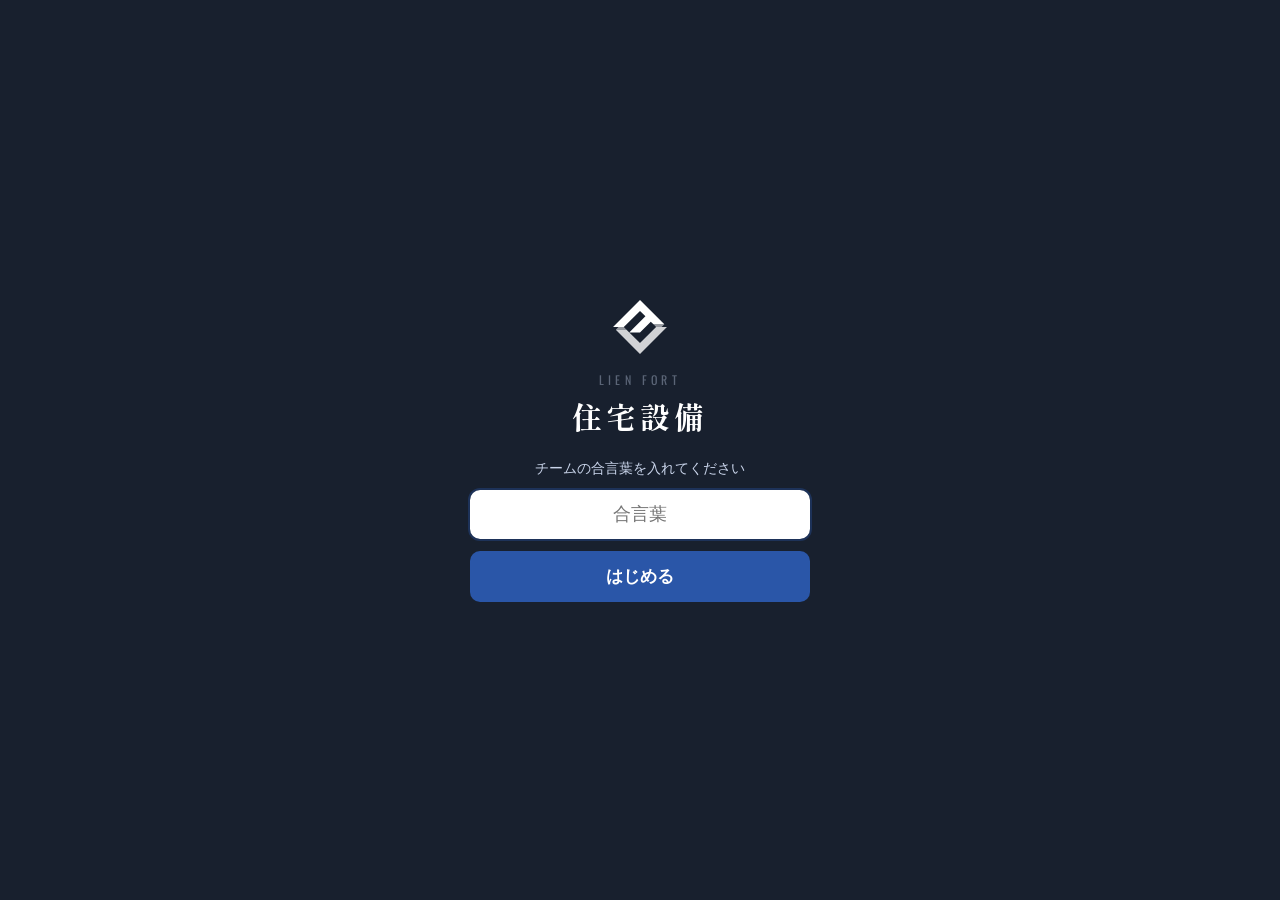
<file: kpi.html>
<!DOCTYPE html>
<html>
<head>
<base target="_top">
<meta charset="utf-8">
<meta name="viewport" content="width=device-width, initial-scale=1, maximum-scale=1, viewport-fit=cover">
<meta name="apple-mobile-web-app-capable" content="yes">
<meta name="mobile-web-app-capable" content="yes">
<meta name="apple-mobile-web-app-status-bar-style" content="black-translucent">
<meta name="apple-mobile-web-app-title" content="住宅設備">
<meta name="theme-color" content="#18202e">
<link rel="manifest" href="manifest.webmanifest">
<link rel="apple-touch-icon" href="icon-180.png">
<title>KPI・ランキング</title>
<script src="api.js"></script>
<style>
  * { box-sizing: border-box; -webkit-tap-highlight-color: transparent; }
  body { margin: 0; padding: 12px 14px 40px; font-family: -apple-system, sans-serif; background: #f4f5f7; color: #222; }
  .wrap { max-width: 1180px; margin: 0 auto; }
  select, input { font-size: 16px; padding: 9px 10px; border-radius: 10px; border: 1px solid #ccc; background: #fff; font-family: inherit; }
  button { font-family: inherit; }
  .tabs { display: flex; gap: 6px; margin-bottom: 10px; flex-wrap: wrap; }
  .tabs button { flex: 1; min-width: 70px; padding: 10px 6px; font-size: 15px; font-weight: 600; border-radius: 10px; border: 1px solid var(--blue, #2a56a8); background: #fff; color: var(--blue, #2a56a8); }
  .tabs button.on { background: var(--blue, #2a56a8); color: #fff; }
  .seg { display: flex; gap: 6px; margin-bottom: 12px; }
  .seg button { flex: 1; padding: 8px; font-size: 14px; font-weight: 600; border-radius: 20px; border: 1px solid #b9c2d0; background: #fff; color: #4b5567; }
  .seg button.on { background: #18202e; border-color: #18202e; color: #fff; }
  .grid { display: grid; grid-template-columns: repeat(auto-fill, minmax(300px, 1fr)); gap: 12px; }
  .card { background: #fff; border: 1px solid #e3e8f0; border-radius: 14px; padding: 14px; }
  .card h3 { margin: 0 0 10px; font-size: 15px; color: #18202e; }
  .card h3 small { font-weight: 400; color: #888; margin-left: 6px; }
  .big { font-size: 26px; font-weight: 800; color: #18202e; }
  .sub { font-size: 13px; color: #666; margin-top: 2px; }
  .bar { height: 10px; background: #eef2f9; border-radius: 6px; overflow: hidden; margin: 8px 0 2px; }
  .bar i { display: block; height: 100%; background: #2a56a8; border-radius: 6px; }
  .bar i.ok { background: #27ae60; }
  .rk { display: grid; grid-template-columns: 34px 1fr auto; gap: 2px 8px; align-items: center; padding: 6px 0; border-top: 1px solid var(--line, #f0f2f6); font-size: 15px; }
  .rk:first-of-type { border-top: 0; }
  .rk .n { text-align: center; font-weight: 700; color: var(--sub, #888); }
  .rk .v { font-weight: 700; }
  .rk .bar { grid-column: 2 / 4; height: 6px; margin: 0; }
  .rk.m1 .n, .rk.m2 .n, .rk.m3 .n { font-size: 20px; }
  .mvp { display: flex; align-items: center; gap: 12px; }
  .mvp .medal { flex: none; width: 52px; height: 52px; border-radius: 50%; background: #18202e; color: #e9c46a; display: flex; align-items: center; justify-content: center; font-family: Oswald, sans-serif; font-size: 14px; letter-spacing: .1em; }
  .kv { display: grid; grid-template-columns: 1fr auto; gap: 6px 10px; font-size: 15px; }
  .kv span { color: #555; } .kv b { text-align: right; }
  .good { color: #1e8449; } .bad { color: #c0392b; }
  .tbl { overflow-x: auto; background: #fff; border: 1px solid #e3e8f0; border-radius: 14px; }
  table { border-collapse: collapse; font-size: 13px; white-space: nowrap; width: 100%; }
  th, td { padding: 7px 9px; border-bottom: 1px solid #eef0f4; text-align: right; }
  th { background: #f6f8fb; color: #4b5567; position: sticky; top: 0; font-weight: 600; }
  th:first-child, td:first-child { text-align: left; position: sticky; left: 0; background: #fff; font-weight: 600; z-index: 1; }
  th:first-child { background: #f6f8fb; z-index: 2; }
  tr.total td { background: #f6f8fb; font-weight: 700; }
  td.good { background: #eafaf0; } td.bad { background: #fdecea; }
  .chart svg { width: 100%; height: 150px; display: block; }
  .gy td, .gy th { padding: 6px 4px; text-align: right; } .gy td:first-child, .gy th:first-child { text-align: left; } .gy td b { font-size: 16px; color: #2a56a8; }
  .gyin { display: grid; grid-template-columns: 1fr auto; gap: 6px 8px; align-items: center; margin-top: 10px; font-size: 14px; }
  .gyreset { padding: 8px 14px; font-size: 13px; border-radius: 10px; border: 1px solid #b9c2d0; background: #fff; color: #4b5567; }
  .gyin input { width: 90px; text-align: right; } .gyin small { grid-column: 1 / -1; color: #888; margin-top: -4px; }
  .note { font-size: 13px; color: #888; margin: 6px 0; }
  .row { display: flex; gap: 8px; align-items: center; margin-bottom: 12px; flex-wrap: wrap; }
  .row select { flex: 1; min-width: 160px; }
  .admin { margin-top: 24px; text-align: center; }
  .admin button { padding: 9px 16px; font-size: 14px; border-radius: 10px; border: 1px solid #b9c2d0; background: #fff; color: #4b5567; }
  .admin input { width: 180px; margin-right: 6px; }
  #msg { text-align: center; color: #666; font-size: 14px; min-height: 20px; margin: 8px 0; }
  .hide { display: none !important; }
  .st { display: inline-block; font-size: 12px; padding: 2px 8px; border-radius: 10px; background: #e8f5ee; color: #1e8449; font-weight: 600; white-space: nowrap; }
  .st.x { background: #fdecea; color: #c0392b; }
  .sl { display: grid; grid-template-columns: 1fr auto; gap: 2px 10px; padding: 10px 0; border-top: 1px solid var(--line, #f0f2f6); font-size: 15px; }
  .sl:first-of-type { border-top: 0; }
  .sl small { grid-column: 1 / 3; color: #777; font-size: 13px; }
  .sl.edit { cursor: pointer; }
  .sheet { display: none; position: fixed; inset: 0; background: rgba(24,32,46,.45); z-index: 20; align-items: flex-end; justify-content: center; }
  .sheet.open { display: flex; }
  .sheet .in { background: #fff; width: 100%; max-width: 520px; border-radius: 16px 16px 0 0; padding: 18px 16px 24px; }
  .sheet h3 { margin: 0 0 4px; } .sheet .sub { margin-bottom: 12px; }
  .opts { display: grid; grid-template-columns: 1fr 1fr; gap: 8px; margin-bottom: 12px; }
  .opts button { padding: 12px; font-size: 16px; font-weight: 600; border-radius: 10px; border: 1px solid #ccc; background: #fff; }
  .opts button.on { background: #18202e; border-color: #18202e; color: #fff; }
  .chk { display: flex; align-items: center; gap: 8px; font-size: 16px; margin-bottom: 14px; }
  .chk input { width: 22px; height: 22px; }
  .acts { display: flex; gap: 10px; } .acts button { flex: 1; padding: 13px; font-size: 16px; font-weight: 600; border-radius: 12px; border: 0; }
  .acts .ok { background: #2a56a8; color: #fff; }
  .fi { display: grid; grid-template-columns: 1fr 150px; gap: 8px 10px; align-items: center; }
  .fi label { font-size: 15px; } .fi input { width: 100%; text-align: right; }
  .fi .ro { text-align: right; color: #888; font-size: 14px; } .acts .cancel { background: #e3e8f0; }
  #overlay { display: none; position: fixed; inset: 0; background: rgba(255,255,255,.6); z-index: 30; align-items: center; justify-content: center; flex-direction: column; font-weight: 600; }
  body.busy #overlay { display: flex; }
  .spinner { width: 44px; height: 44px; border: 5px solid #ccc; border-top-color: #2a56a8; border-radius: 50%; animation: spin .8s linear infinite; margin-bottom: 10px; }
  @keyframes spin { to { transform: rotate(360deg); } }
  .tabs .tablink { display: flex; align-items: center; justify-content: center; padding: 0 12px; font-size: 14px; font-weight: 600; text-decoration: none; color: #2a56a8; white-space: nowrap; }
</style>
<link href="https://fonts.googleapis.com/css2?family=Inter:wght@500;700;800&family=Oswald:wght@400;500&family=Shippori+Mincho+B1:wght@700&display=swap" rel="stylesheet">
<script>
  // 明るい・暗い：端末の設定に合わせる。右上のボタンで切り替えると、その端末に覚える（lfTheme）
  (function () { try { var t = localStorage.getItem('lfTheme'); if (t) document.documentElement.setAttribute('data-theme', t); } catch (e) {} })();
</script>
<style>
  /* 住宅設備アプリ共通のデザイン（2026-11-18 作り直し：明るい・暗い、パソコンは左にメニュー）。
     色は Lien Fort（lienfort.co.jp）の紺と青。各画面の style より後に読むので上書きになる */
  :root { --ink: #18202e; --blue: #2a56a8; --btn: #2a56a8; --sub: #5b6577; --line: #e2e7ef; --bg: #f3f5f9; --pale: #eef2f9;
          --surface: #fff; --surface2: #f6f8fb; --track: #e9edf3; --bar: #18202e; --chip: #18202e; --chipInk: #fff;
          --veil: rgba(243,245,249,.72); --shadow: 0 1px 2px rgba(24,32,46,.06), 0 8px 24px rgba(24,32,46,.05);
          --pend: #fff3cd; --pendInk: #7a5b00; --goodBg: #eafaf0; --badBg: #fdecea;
          --en: Oswald, "Arial Narrow", sans-serif; --num: Inter, "Hiragino Sans", sans-serif; color-scheme: light; }
  @media (prefers-color-scheme: dark) {
    :root:not([data-theme="light"]) { --ink: #eef2f8; --blue: #7fa2e8; --sub: #9aa6b8; --line: #263042; --bg: #0d121b; --pale: #1c2433;
          --surface: #161d29; --surface2: #1c2433; --track: #263042; --bar: #0a0f17; --chip: #eef2f8; --chipInk: #0d121b;
          --veil: rgba(13,18,27,.72); --shadow: none; --pend: #3a3216; --pendInk: #f0d58a; --goodBg: #12301f; --badBg: #3a1a1a; color-scheme: dark; }
  }
  :root[data-theme="dark"] { --ink: #eef2f8; --blue: #7fa2e8; --sub: #9aa6b8; --line: #263042; --bg: #0d121b; --pale: #1c2433;
          --surface: #161d29; --surface2: #1c2433; --track: #263042; --bar: #0a0f17; --chip: #eef2f8; --chipInk: #0d121b;
          --veil: rgba(13,18,27,.72); --shadow: none; --pend: #3a3216; --pendInk: #f0d58a; --goodBg: #12301f; --badBg: #3a1a1a; color-scheme: dark; }

  body { background: var(--bg) !important; color: var(--ink) !important; padding: 0 14px 40px !important;
         font-family: "Hiragino Sans", "Noto Sans JP", "Yu Gothic", sans-serif !important; }

  /* 上の帯 */
  .lf-bar { position: sticky; top: 0; z-index: 5; display: flex; align-items: center; gap: 12px; margin: 0 -14px 14px; padding: 12px 14px;
            background: var(--bar); color: #fff; }
  .lf-back { flex: none; width: 36px; height: 36px; display: flex; align-items: center; justify-content: center; padding-bottom: 3px;
             border: 1px solid rgba(255,255,255,.18); border-radius: 10px; color: #fff; text-decoration: none; font-size: 24px; }
  .lf-t small { display: block; font-family: var(--en); font-size: 10px !important; letter-spacing: .3em; color: #8fa6cf !important; }
  .lf-t b { font-size: 17px; letter-spacing: .05em; color: #fff; }
  .lf-theme { flex: none; margin-left: auto; width: 36px; height: 36px; display: flex; align-items: center; justify-content: center;
              border: 1px solid rgba(255,255,255,.18); border-radius: 10px; background: rgba(255,255,255,.06); color: #fff; padding: 0; cursor: pointer; }
  .lf-theme svg { width: 18px; height: 18px; fill: none; stroke: currentColor; stroke-width: 1.8; stroke-linecap: round; }
  .lf-bar .who ~ .lf-theme, .lf-bar .lf-theme ~ .who { margin-left: 8px; }

  /* 入力欄 */
  select, input, textarea { background: var(--surface) !important; color: var(--ink) !important; border: 1px solid var(--line) !important; }
  select:focus, input:focus, textarea:focus { outline: 2px solid rgba(42,86,168,.35); border-color: var(--blue) !important; }
  input[type="checkbox"], input[type="radio"] { accent-color: var(--btn); }
  h2, h3, .card h3 { letter-spacing: .03em; color: var(--ink) !important; }
  label, .note, .sub, small, #msg, .legend, .count, .calc, .coord, .state, .card dt, .gcard p { color: var(--sub) !important; }
  td.s small, .shd td.c small, button.r small, .tiles a.app.main small { color: rgba(255,255,255,.85) !important; } td.s.last small { color: #5c4b00 !important; }

  /* 面（カード・表・パネル） */
  .card, .summary, .summary > div, .tbl, .gcard, .sheet .in, #close, .visit, .panel, .find, .fab, .showBtn,
  td.d, .mon td, .shd td:not(.c), .checks label, #sale .checks label, .sheet .kinds label, .names button, #pickList button {
    background: var(--surface) !important; border-color: var(--line) !important; color: var(--ink); }
  .card, .tbl, .summary > div, .summary, .gcard, .visit { border: 1px solid var(--line) !important; border-radius: 16px !important; box-shadow: var(--shadow) !important; }
  .card summary, .req { color: var(--blue) !important; }
  .summary div { font-size: 12px; color: var(--sub); }
  .summary b, .big, .rk .v, .v, .gy td b { font-family: var(--num) !important; font-variant-numeric: tabular-nums; letter-spacing: -.01em; }
  .summary b { font-weight: 800; font-size: 28px !important; color: var(--ink); }
  .big { font-weight: 800 !important; color: var(--ink) !important; }
  .bar, .left .bar { background: var(--track) !important; }
  .bar i, .left .bar i { background: var(--btn) !important; } .bar i.ok { background: #27ae60 !important; }
  td.d.today, .mon td.today { border-color: var(--blue) !important; color: var(--blue); }
  td.s.free { background: var(--btn) !important; }
  td.s.block { background: var(--pale) !important; }
  .legend span:first-child i { background: var(--btn) !important; }
  .sec { border-top-color: var(--line) !important; color: var(--ink); }
  .st { background: var(--pale) !important; color: var(--ink) !important; }
  .st.shoho { background: #8e44ad !important; color: #fff !important; }
  .st.x { background: var(--badBg) !important; color: #e06b5f !important; }
  #pending { background: var(--pend) !important; color: var(--pendInk) !important; }
  .checks label, #sale .checks label, .sheet .kinds label { color: var(--ink) !important; }

  /* 表（KPI） */
  table { color: var(--ink); }
  th { background: var(--surface2) !important; color: var(--sub) !important; border-color: var(--line) !important; }
  td { border-color: var(--line) !important; }
  .tbl td:first-child { background: var(--surface) !important; }
  .tbl th:first-child, tr.total td { background: var(--surface2) !important; }
  td.good { background: var(--goodBg) !important; } td.bad { background: var(--badBg) !important; }

  /* ボタン。結果ボタンの色（成約＝緑など）は見分けやすさのため各画面のまま */
  button { font-family: inherit; }
  button.r { border-radius: 14px !important; box-shadow: 0 2px 0 rgba(0,0,0,.14); letter-spacing: .03em; }
  .undo, .listbtn, .nav button, .btns > *, .cancel, .seg button, .gyreset, .admin button, .opts button, .two button, .links button,
  .sides button, .close-btn, .choice button, .kinds button, .pc button, #goalEdit, .del, .add {
    background: var(--surface) !important; border: 1px solid var(--line) !important; color: var(--ink) !important; }
  .listbtn, .btns > *, .btns .map, .links button, .two button, #goalEdit, .close-btn { color: var(--blue) !important; }
  .del { color: #e06b5f !important; border-color: rgba(224,107,95,.5) !important; }
  .add { border: 2px dashed var(--blue) !important; color: var(--blue) !important; }
  .ok, .acts .ok, .gcard .go, #close .ok { background: var(--btn) !important; color: #fff !important; }
  .tabs { gap: 6px !important; }
  .tabs button, .seg button { border-radius: 999px !important; border: 1px solid var(--line) !important; background: var(--surface) !important; color: var(--sub) !important; font-weight: 600; }
  .tabs button.on, .seg button.on, .opts button.on, .choice button.on, .sides button.on, .showBtn.on {
    background: var(--chip) !important; border-color: var(--chip) !important; color: var(--chipInk) !important; }
  .kinds button.on { background: #8e44ad !important; border-color: #8e44ad !important; color: #fff !important; }
  #clockBtn { background: var(--pale) !important; color: var(--ink) !important; }
  #clockBtn.on { background: var(--badBg) !important; color: #e06b5f !important; }
  #placeBtn { background: var(--surface) !important; }
  #findList button { color: var(--ink) !important; border-top-color: var(--line) !important; }
  .fab, .fab * { color: var(--blue) !important; } #layerBtn, #findBtn, .showBtn { color: var(--ink) !important; }
  #areaChip { background: var(--surface) !important; color: var(--ink) !important; } #areaChip button { background: var(--pale) !important; color: var(--ink) !important; }

  /* ランキング：1〜3位は丸い数字（金・銀・銅） */
  .rk .n { font-family: var(--num); }
  .rk.m1 .n, .rk.m2 .n, .rk.m3 .n { width: 26px; height: 26px; margin: 0 auto; border-radius: 50%; display: flex; align-items: center; justify-content: center;
                                    font-size: 13px; font-weight: 800; }
  .rk.m1 .n { background: #e9c46a; color: #18202e !important; }
  .rk.m2 .n { background: #cfd5de; color: #18202e !important; }
  .rk.m3 .n { background: #dcae86; color: #18202e !important; }
  /* 目立たせるカード（チーム売上など） */
  .card.feature { background: #18202e !important; border-color: #18202e !important; color: #fff; }
  :root[data-theme="dark"] .card.feature { background: #1d2a44 !important; border-color: #2c3d5f !important; }
  .card.feature h3, .card.feature .big { color: #fff !important; }
  .card.feature .sub, .card.feature h3 small { color: #b8c4d8 !important; }
  .card.feature .bar { background: rgba(255,255,255,.14) !important; } .card.feature .bar i { background: #5b8def !important; }

  /* 重なる画面（入力・一覧など）と読み込み中 */
  .sheet, #sale, #list, #pick { background: var(--bg) !important; }
  #pickList button { border-color: var(--line) !important; }
  #overlay { background: var(--veil) !important; color: var(--ink); }
  #goalBox { background: rgba(0,0,0,.55) !important; }
  .spinner { border-color: var(--track) !important; border-top-color: var(--btn) !important; }

  /* パソコン：左にメニュー（#lfSide は下のスクリプトで作る） */
  #lfSide { display: none; }
  @media (min-width: 1024px) {
    body.lf-side { padding-left: 264px !important; padding-right: 32px !important; }
    body.lf-side .lf-bar { margin: 0 -32px 20px; padding-left: 32px; padding-right: 32px; }
    body.lf-side .lf-back { display: none; }
    body.lf-side > .hero { margin-left: -32px !important; margin-right: -32px !important; padding-left: 40px !important; }
    #lfSide { display: flex; position: fixed; left: 0; top: 0; bottom: 0; width: 232px; z-index: 40; flex-direction: column; gap: 22px;
              padding: 26px 14px; box-sizing: border-box; overflow-y: auto; background: #111824; color: #eef2f8; }
    #lfSide .lg { display: block; padding: 0 10px; text-decoration: none; color: #eef2f8; }
    #lfSide .lg small { display: block; font-family: var(--en); font-size: 11px; letter-spacing: .35em; color: #7fa2e8; }
    #lfSide .lg b { font-family: "Shippori Mincho B1", serif; font-size: 22px; letter-spacing: .12em; }
    #lfSide nav { display: flex; flex-direction: column; gap: 2px; }
    #lfSide nav a { display: flex; align-items: center; gap: 10px; padding: 10px 12px; border-radius: 10px; color: #b8c4d8; text-decoration: none; font-size: 14px; }
    #lfSide nav a:hover { background: #1a2333; color: #fff; }
    #lfSide nav a.on { background: #2a56a8; color: #fff; font-weight: 700; }
    #lfSide nav a span { font-family: var(--en); font-size: 9px; letter-spacing: .2em; color: #6f82a6; width: 58px; flex: none; }
    #lfSide nav a.on span { color: #c9d8f7; }
  }
</style>
<script>
  // 右上の明るい・暗いボタンと、パソコンの左メニュー
  document.addEventListener('DOMContentLoaded', function () {
    var root = document.documentElement;
    var dark = function () { var t = root.getAttribute('data-theme'); return t ? t === 'dark' : matchMedia('(prefers-color-scheme: dark)').matches; };
    var SUN = '<svg viewBox="0 0 24 24"><circle cx="12" cy="12" r="4"/><path d="M12 2v2M12 20v2M4.9 4.9l1.4 1.4M17.7 17.7l1.4 1.4M2 12h2M20 12h2M4.9 19.1l1.4-1.4M17.7 6.3l1.4-1.4"/></svg>';
    var MOON = '<svg viewBox="0 0 24 24"><path d="M21 12.8A9 9 0 1 1 11.2 3a7 7 0 0 0 9.8 9.8z"/></svg>';
    var host = document.querySelector('.lf-bar') || document.querySelector('.hero');
    if (host) {
      var b = document.createElement('button');
      b.type = 'button'; b.className = 'lf-theme';
      var paint = function () { b.innerHTML = dark() ? SUN : MOON; b.setAttribute('aria-label', dark() ? '明るい表示にする' : '暗い表示にする'); };
      b.onclick = function () { var t = dark() ? 'light' : 'dark'; root.setAttribute('data-theme', t); try { localStorage.setItem('lfTheme', t); } catch (e) {} paint(); };
      paint();
      if (host.classList.contains('hero')) { b.style.position = 'absolute'; b.style.top = '18px'; b.style.right = '16px'; b.style.zIndex = '2'; host.appendChild(b); }
      else host.insertBefore(b, host.querySelector('.who'));
    }
    // 地図の画面は全面を地図に使うので左メニューを出さない
    if (document.getElementById('map')) return;
    var gh = /github\.io$/.test(location.hostname);
    var a0 = document.querySelector('a.lf-back, a[href*="?page="]');
    var base = a0 ? a0.href.split('?')[0] : '';
    var MAP = 'map.html';
    var PAGES = [['yotei', '商談予定', 'SCHEDULE'], ['tataki', '叩きカウンター', 'COUNTER'],
                 ['saiji', '催事', 'REPORT'], ['sales', '売上', 'SALES'],
                 ['kpi', 'KPI・ランキング', 'KPI'], ['settings', '設定', 'SETTINGS'], ['map', '営業マップ', 'MAP']];
    var href = function (k) { return k === 'map' ? (gh ? 'map.html' : MAP) : gh ? (k === 'menu' ? 'index.html' : k + '.html') : base + (k === 'menu' ? '' : '?page=' + k); };
    var title = (document.querySelector('.lf-t b') || {}).textContent || '';
    var file = location.pathname.split('/').pop();
    var esc = function (s) { return String(s).replace(/[&<>"]/g, function (c) { return { '&': '&amp;', '<': '&lt;', '>': '&gt;', '"': '&quot;' }[c]; }); };
    var side = document.createElement('aside');
    side.id = 'lfSide';
    side.innerHTML = '<a class="lg" target="_top" href="' + esc(href('menu')) + '"><small>LIEN FORT</small><b>住宅設備</b></a><nav>' + PAGES.map(function (p) {
      var on = gh ? file === p[0] + '.html' : title.replace('催事 お客様登録', '催事のお客様登録') === p[1];
      return '<a target="_top" class="' + (on ? 'on' : '') + '" href="' + esc(href(p[0])) + '"><span>' + p[2] + '</span>' + p[1] + '</a>';
    }).join('') + '</nav>';
    document.body.appendChild(side);
    document.body.classList.add('lf-side');
  });
</script>
<link rel="stylesheet" href="app.css">
</head>
<body>
  <header class="lf-bar"><a href="index.html" class="lf-back" aria-label="メニュー">‹</a><div class="lf-t"><small>LIEN FORT</small><b>KPI・ランキング</b></div></header>
  <div class="wrap">
    <div class="tabs"><button data-v="rank" class="on">ランキング</button><button data-v="me">自分の成績</button><button data-v="gyaku">逆算</button><button data-v="saiji">催事</button>
      <button data-v="list" class="ad hide">KPI一覧</button><button data-v="one" class="ad hide">KPI個人</button><a class="tablink" href="sales.html">売上 ›</a></div>
    <div class="seg" id="mon"><button data-p="0" class="on">今月</button><button data-p="1">先月</button></div>
    <div id="msg"></div>
    <div id="view"></div>
    <div class="admin" id="adminBox"></div>
  </div>
  <div id="overlay"><div class="spinner"></div>読み込み中…</div>

<script>
  const $ = id => document.getElementById(id);
  const esc = s => String(s == null ? '' : s).replace(/[&<>"]/g, c => ({ '&': '&amp;', '<': '&lt;', '>': '&gt;', '"': '&quot;' })[c]);
  const yen = v => v == null ? '-' : '¥' + Math.round(v).toLocaleString();
  const man = v => v == null ? '-' : v >= 10000 ? (Math.round(v / 1000) / 10).toLocaleString() + '万' : '¥' + Math.round(v).toLocaleString();
  const pct = v => v == null || !isFinite(v) ? '-' : (Math.round(v * 1000) / 10) + '%';
  const num = v => v == null ? '-' : Math.round(v * 10) / 10;
  const rate = (a, b) => b ? a / b : null;
  const store = (k, v) => { try { if (v === undefined) return localStorage.getItem(k); if (v === null) localStorage.removeItem(k); else localStorage.setItem(k, v); } catch (e) {} };

  // 入力・メンバーは同じ画面を別の項目として開く（?page=input / member、ホーム画面版は input.html / member.html）
  const MODE = '';
  let D = null, view = 'rank', prev = 0, role = 'ct', I = null, iSheet = 'クローザー', MB = null, mTable = '叩き';

  // 前に読んだ数字をすぐ出して、裏で最新を読む（読み込みに10秒ほどかかるため）
  function load() {
    const key = 'kpiCache' + prev + (store('jAdmin') ? 'a' : '');
    let cached = null;
    try { cached = JSON.parse(store(key) || 'null'); } catch (e) {}
    if (cached) { D = cached; render(); $('msg').textContent = '最新の数字を読み込み中…'; } else document.body.classList.add('busy');
    google.script.run.withSuccessHandler(r => {
      document.body.classList.remove('busy');
      D = r; $('msg').textContent = '';
      store(key, JSON.stringify(r));
      if (store('jAdmin') && !D.admin) { store('jAdmin', null); $('msg').textContent = '管理者の合言葉が違います'; }
      if (!D.admin && (view === 'list' || view === 'one' || view === 'input' || view === 'member')) view = 'rank';
      render();
    }).withFailureHandler(e => { document.body.classList.remove('busy'); $('msg').textContent = 'エラー: ' + e.message; })
      .kpiData(store('jAdmin') || '', !!prev);
  }

  function render() {
    if (!D) return; // KPI の数字が届く前に押されたとき
    document.querySelectorAll('.tabs button').forEach(b => { b.classList.toggle('on', b.dataset.v === view); if (b.classList.contains('ad')) b.classList.toggle('hide', !D.admin); });
    document.querySelectorAll('#mon button').forEach(b => b.classList.toggle('on', Number(b.dataset.p) === prev));
    $('mon').classList.toggle('hide', view === 'saiji' || !!MODE); // 催事は自分の期間（今月・先月・全期間）
    $('view').innerHTML = '';
    ({ rank: renderRank, me: renderMe, gyaku: renderGyaku, saiji: renderSaiji, list: renderList, one: renderOne, input: renderInput, member: renderMember })[view]();
    renderAdmin();
  }

  // ===== 共通の部品 =====
  function card(title, sub) {
    const c = document.createElement('div');
    c.className = 'card';
    c.innerHTML = '<h3>' + esc(title) + (sub ? '<small>' + esc(sub) + '</small>' : '') + '</h3>';
    return c;
  }
  function barHtml(v, goal) {
    const r = goal ? Math.min(1, (v || 0) / goal) : 0;
    return '<div class="bar"><i class="' + (r >= 1 ? 'ok' : '') + '" style="width:' + (r * 100) + '%"></i></div>';
  }
  // list: [{name, v}]、fmt：値の表示
  function ranking(title, list, fmt, sub) {
    const c = card(title, sub), top = list.filter(x => x.v > 0).sort((a, b) => b.v - a.v).slice(0, 10), max = top.length ? top[0].v : 0;
    if (!top.length) c.insertAdjacentHTML('beforeend', '<div class="note">まだありません</div>');
    let rank = 0, last = null;
    top.forEach((x, i) => {
      if (x.v !== last) { rank = i + 1; last = x.v; }
      c.insertAdjacentHTML('beforeend', '<div class="rk m' + rank + '"><div class="n">' + rank + '</div><div>' + esc(x.name) +
        (x.group ? ' <small>' + esc(x.group) + '</small>' : '') + '</div><div class="v">' + fmt(x.v) + '</div>' + barHtml(x.v, max) + '</div>');
    });
    return c;
  }
  function goalCard(title, v, goal, fmt) {
    const c = card(title);
    c.insertAdjacentHTML('beforeend', '<div class="big">' + fmt(v) + '</div><div class="sub">目標 ' + fmt(goal) + '（' + pct(rate(v, goal)) + '）</div>' + barHtml(v, goal));
    return c;
  }
  // 日ごとの棒グラフ（days：{yyyy-MM-dd: 値}）
  function chart(title, days, fmt, color) {
    const c = card(title), keys = Object.keys(days).sort();
    c.classList.add('chart');
    if (!keys.length) { c.insertAdjacentHTML('beforeend', '<div class="note">まだありません</div>'); return c; }
    const y = D.ym.split('-').map(Number), last = new Date(y[0], y[1], 0).getDate(), max = Math.max(...keys.map(k => days[k]), 1);
    const W = 310, H = 130, bw = W / last;
    let svg = '<svg viewBox="0 0 ' + W + ' ' + (H + 16) + '" preserveAspectRatio="none">';
    for (let d = 1; d <= last; d++) {
      const k = D.ym + '-' + String(d).padStart(2, '0'), v = days[k] || 0, h = v / max * H;
      svg += '<rect x="' + ((d - 1) * bw + 1) + '" y="' + (H - h) + '" width="' + (bw - 2) + '" height="' + h + '" rx="1.5" fill="' + (k === D.today ? '#e67e22' : color) + '"><title>' + d + '日 ' + fmt(v) + '</title></rect>';
      if (d === 1 || d % 5 === 0) svg += '<text x="' + ((d - 0.5) * bw) + '" y="' + (H + 13) + '" font-size="9" text-anchor="middle" fill="#888">' + d + '</text>';
    }
    c.insertAdjacentHTML('beforeend', svg + '</svg><div class="sub">一番多い日 ' + fmt(max) + '・合計 ' + fmt(keys.reduce((a, k) => a + days[k], 0)) + '</div>');
    return c;
  }
  const dayMap = key => Object.fromEntries(Object.entries(D.days).map(([k, v]) => [k, v[key]]).filter(x => x[1]));

  // ===== ランキング（全員） =====
  function renderRank() {
    const g = document.createElement('div');
    g.className = 'grid';
    g.appendChild(goalCard(D.month + '月 チーム売上', D.team.sales, D.team.salesGoal, yen)).classList.add('feature');
    g.appendChild(goalCard(D.month + '月 契約件数', D.team.count, D.team.countGoal, v => v == null ? '-' : v + '件'));
    if (!D.prev) {
      const t = D.todayPlayers.slice().sort((a, b) => b.a - a.a || b.k - a.k)[0], c = card('今日のMVP', 'アポが一番多い人');
      c.insertAdjacentHTML('beforeend', t ? '<div class="mvp"><div class="medal">MVP</div><div><div class="big">' + esc(t.name) + '</div><div class="sub">アポ ' + t.a + '件・叩き ' + t.k + '軒</div></div></div>' : '<div class="note">今日の記録はまだありません</div>');
      g.appendChild(c);
    }
    g.appendChild(ranking('クローザー 売上', D.closers.map(x => ({ name: x.name, v: x.sales })), yen));
    g.appendChild(ranking('クローザー 契約件数', D.closers.map(x => ({ name: x.name, v: x.count })), v => v + '件'));
    ['フル', 'スポット', 'インターン'].forEach(gr => {
      const l = D.apos.filter(x => x.group === gr);
      if (l.length) g.appendChild(ranking('アポ数（' + gr + '）', l.map(x => ({ name: x.name, v: x.a })), v => v + '件', '今月'));
    });
    if (D.week) g.appendChild(ranking('今週のアポ数', D.week.players.map(x => ({ name: x.name, group: x.group, v: x.a })), v => v + '件', D.week.label));
    g.appendChild(ranking('アポインター 売上', D.apSales.map(x => ({ name: x.name, v: x.sales })), yen, '成約したお客様のアポ'));
    g.appendChild(ranking('叩き数', D.players.map(x => ({ name: x.name, group: x.group, v: x.k })), v => v + '軒'));
    $('view').appendChild(g);
  }

  // ===== 自分の成績（全員） =====
  function names() {
    return [...new Set(D.players.map(x => x.name).concat(D.apos.map(x => x.name), D.closers.map(x => x.name)))].filter(Boolean);
  }
  function nameSelect(key, onchange) {
    const r = document.createElement('div'), s = document.createElement('select'), cur = store(key) || '';
    r.className = 'row';
    s.add(new Option('名前を選ぶ', ''));
    names().forEach(n => s.add(new Option(n, n)));
    s.value = names().includes(cur) ? cur : '';
    s.onchange = () => { store(key, s.value); onchange(); };
    r.appendChild(s);
    $('view').appendChild(r);
    return s.value;
  }
  function renderMe() {
    const me = nameSelect('kpiMe', render);
    if (!me) { $('view').insertAdjacentHTML('beforeend', '<div class="note">自分の名前を選ぶと、今月の数字と目標が出ます</div>'); return; }
    const g = document.createElement('div');
    g.className = 'grid';
    const p = D.players.find(x => x.name === me), a = D.apos.find(x => x.name === me), c = D.closers.find(x => x.name === me);
    const s = D.apSales.find(x => x.name === me), t = D.todayPlayers.find(x => x.name === me), w = D.week && D.week.players.find(x => x.name === me);
    if (c) { g.appendChild(goalCard('売上（クローザー）', c.sales, c.salesGoal, yen)); g.appendChild(goalCard('契約件数', c.count, c.countGoal, v => v == null ? '-' : v + '件')); }
    if (a) g.appendChild(goalCard('アポ数', a.a, a.goal, v => v == null ? '-' : v + '件'));
    if (a && (a.ry != null || a.ka != null)) {
      // 両面・片面のアポと、そこから商談に入った数（不在・フロントアウト以外）
      const k = card('両面・片面（' + D.month + '月）'), n = v => Number(v) || 0;
      k.insertAdjacentHTML('beforeend', '<div class="kv"><span>両面アポ</span><b>' + n(a.ry) + '件</b><span>両面から商談</span><b>' + n(a.rm) + '件（' + pct(rate(n(a.rm), n(a.ry))) + '）</b>' +
        '<span>片面アポ</span><b>' + n(a.ka) + '件</b><span>片面から商談</span><b>' + n(a.km) + '件（' + pct(rate(n(a.km), n(a.ka))) + '）</b></div>');
      g.appendChild(k);
    }
    if (p) {
      const k = card('叩き（' + D.month + '月）');
      k.insertAdjacentHTML('beforeend', '<div class="kv"><span>叩き数</span><b>' + p.k + '軒</b><span>対面数</span><b>' + p.t + '</b><span>アポ</span><b>' + p.a + '件</b>' +
        '<span>対面率</span><b>' + pct(rate(p.t, p.k)) + '</b><span>対面からのアポ率</span><b>' + pct(rate(p.a, p.t)) + '</b>' +
        (w ? '<span>今週のアポ</span><b>' + w.a + '件</b>' : '') + (t ? '<span>今日</span><b>叩き' + t.k + '・アポ' + t.a + '</b>' : '') +
        ((gl => gl ? '<span>今日の目標</span><b>叩き' + gl.k + '・対面' + gl.t + '・アポ' + gl.a + '</b>' : '')((D.goals || []).find(x => x.name === me))) + '</div>');
      g.appendChild(k);
    }
    if (s) {
      const k = card('自分のアポからの成約');
      k.insertAdjacentHTML('beforeend', '<div class="big">' + yen(s.sales) + '</div><div class="sub">' + s.count + '件</div>');
      g.appendChild(k);
    }
    if (!g.children.length) g.insertAdjacentHTML('beforeend', '<div class="note">' + esc(me) + ' さんの' + D.month + '月の数字はまだありません</div>');
    $('view').appendChild(g);
  }

  // ===== 逆算（全員）：目標の件数から、先月の率で「あと何件いるか」をさかのぼる =====
  const EDIT = {}; // 率・目標を変えて試した値（読み直すと先月の率に戻る）
  const sum = (list, k) => list.reduce((t, x) => t + (Number(x[k]) || 0), 0);
  function daysLeft() {
    const [y, m, d] = D.today.split('-').map(Number);
    return new Date(y, m, 0).getDate() - d + 1; // 今日を入れた今月の残りの日数
  }
  // stages：上から 目標の段階（goal・actual）→ 次の段階（rate＝次÷前 の逆、actual）…
  // 個人の残りの稼働日数：フル＝週5日＋月・火の祝日、スポット＝土日＋平日の祝日（数える）、インターン＝先月の出勤日数の割合（先月の日数に対して）
  function workDays(group, lastDays) {
    const left = daysLeft(), [y, m] = D.today.split('-').map(Number), lastMonth = new Date(y, m - 1, 0).getDate();
    // 今日から月末までで test(曜日, 祝日か) に合う日の数。祝日は D.holidays（Google の日本の祝日）
    const H = new Set(D.holidays || []), [, , d0] = D.today.split('-').map(Number), last = new Date(y, m, 0).getDate();
    const count = test => { let n = 0; for (let i = d0; i <= last; i++) { const w = new Date(y, m - 1, i).getDay(); if (test(w, H.has(y + '-' + String(m).padStart(2, '0') + '-' + String(i).padStart(2, '0')))) n++; } return n; };
    if (/スポット/.test(group)) { const n = count((w, h) => w === 0 || w === 6 || h); return { d: n, t: 'スポット：土日と平日の祝日 ' + n + '日' }; }
    if (/インターン/.test(group)) return lastDays > 0 ? { d: left * lastDays / lastMonth, t: 'インターン：' + D.base.month + '月に' + lastDays + '日出勤' }
      : { d: left * 5 / 7, t: 'インターン：' + D.base.month + '月の出勤日数がないので週5日' };
    const mt = count((w, h) => h && (w === 1 || w === 2));
    return { d: left * 5 / 7 + mt, t: (group ? group + '：' : '') + '週5日' + (mt ? '＋月火の祝日 ' + mt + '日' : '') };
  }
  function gyakuCard(id, title, stages, work) {
    const c = card(title), box = document.createElement('div'), E = EDIT[id] = EDIT[id] || {}, left = work ? Math.max(1, Math.round(work.d)) : daysLeft();
    const perDay = v => v == null ? '-' : v / left >= 10 ? Math.ceil(v / left) : Math.ceil(v / left * 10) / 10;
    const draw = () => {
      const goal = E.goal != null ? E.goal : stages[0].goal;
      let remain = goal == null ? null : Math.max(0, goal - (Number(stages[0].actual) || 0));
      let h = '<table class="gy"><tr><th></th><th>今月の実績</th><th>あと</th><th>1日あたり</th></tr>';
      stages.forEach((st, i) => {
        if (i) { const r = E['r' + i] != null ? E['r' + i] / 100 : st.rate; remain = remain == null || !r ? null : remain / r; }
        h += '<tr><td>' + st.label + '</td><td>' + (st.actual == null ? '-' : st.actual + st.unit) + '</td><td><b>' + (remain == null ? '-' : Math.ceil(remain) + st.unit) + '</b></td><td>' + (remain == null ? '-' : perDay(remain) + st.unit) + '</td></tr>';
      });
      box.innerHTML = h + '</table>' + (work ? '<div class="note" style="margin:4px 0 0;text-align:left">1日あたり＝残りの稼働 約' + left + '日で割った数（' + esc(work.t) + '）</div>' : '');
    };
    c.appendChild(box);
    const f = document.createElement('div');
    f.className = 'gyin';
    const inp = (label, key, val, sub) => {
      f.insertAdjacentHTML('beforeend', '<span>' + label + '</span>');
      const x = document.createElement('input');
      x.type = 'number'; x.inputMode = 'decimal'; x.step = 'any'; x.min = 0; x.value = E[key] != null ? E[key] : val == null ? '' : val;
      x.oninput = () => { E[key] = x.value === '' ? null : Number(x.value); draw(); };
      f.appendChild(x);
      if (sub) f.insertAdjacentHTML('beforeend', '<small>' + sub + '</small>');
    };
    inp('目標（' + stages[0].label + '）' + stages[0].unit, 'goal', stages[0].goal, stages[0].goal == null ? '目標がまだ入っていません。数字を入れると試せます' : '');
    stages.slice(1).forEach((st, j) => inp(st.rateLabel + ' %', 'r' + (j + 1), st.rate == null ? null : Math.round(st.rate * 1000) / 10,
      st.rate == null ? D.base.month + '月の数字がないので、率を入れると出ます' : D.base.month + '月の' + (st.team ? 'チームの' : '') + '率 ' + pct(st.rate)));
    const rs = document.createElement('button');
    rs.className = 'gyreset'; rs.textContent = D.base.month + '月の率に戻す'; rs.style.marginTop = '10px';
    rs.onclick = () => { Object.keys(E).forEach(k => delete E[k]); render(); };
    c.appendChild(f); c.appendChild(rs);
    draw();
    return c;
  }
  function renderGyaku() {
    if (prev) { $('view').insertAdjacentHTML('beforeend', '<div class="note">逆算は今月だけです</div>'); return; }
    if (!D.base) { $('view').insertAdjacentHTML('beforeend', '<div class="note">最新の数字を読み込み中…</div>'); return; }
    const B = D.base, bc = B.closers, bp = B.players;
    const T = { s: sum(bc, 's'), c: sum(bc, 'c'), k: sum(bp, 'k'), t: sum(bp, 't'), a: sum(bp, 'a') };
    const team = { close: rate(T.c, T.s), meet: rate(T.s, T.a), apo: rate(T.a, T.t), face: rate(T.t, T.k) };
    const g = document.createElement('div');
    g.className = 'grid';
    const st = (label, unit, actual, rateLabel, r, isTeam) => ({ label: label, unit: unit, actual: actual, rateLabel: rateLabel, rate: r, team: isTeam });
    const L = { close: '成約率（商談→契約）', meet: '商談化率（アポ→商談）', apo: 'アポ率（対面→アポ）', face: '対面率（叩き→対面）' };
    const t0 = st('契約', '件', D.team.count); t0.goal = D.team.countGoal;
    g.appendChild(gyakuCard('team', 'チーム全体', [t0,
      st('商談', '件', sum(D.closers, 's'), L.close, team.close), st('アポ', '件', sum(D.players, 'a'), L.meet, team.meet),
      st('対面', '件', sum(D.players, 't'), L.apo, team.apo), st('叩き', '軒', sum(D.players, 'k'), L.face, team.face)]));
    $('view').appendChild(g);
    $('view').insertAdjacentHTML('beforeend', '<div class="note">「あと」＝目標までの残りの件数を、' + B.month + '月の率でさかのぼった数。1日あたり＝チームは今日を入れた残り' + daysLeft() + '日、一人ひとりは残りの稼働日数（フル週5日＋月火の祝日・スポット土日＋平日の祝日・インターンは先月の出勤日数から）で割った数。率や目標は下の欄で変えて試せます（保存はされません）</div>');
    const me = nameSelect('kpiMe', render);
    if (!me) { $('view').insertAdjacentHTML('beforeend', '<div class="note">自分の名前を選ぶと、自分の率での逆算も出ます</div>'); return; }
    const m = document.createElement('div');
    m.className = 'grid';
    const own = (v, b) => v == null ? [b, true] : [v, false]; // 自分の先月の数字がなければチームの率
    const c = D.closers.find(x => x.name === me), pc = bc.find(x => x.name === me);
    if (c) {
      const r = own(pc && rate(pc.c, pc.s), team.close), s0 = st('契約', '件', c.count); s0.goal = c.countGoal;
      m.appendChild(gyakuCard('c:' + me, me + '（クローザー）', [s0, st('商談', '件', c.s, L.close, r[0], r[1]), st('アポ', '件', null, L.meet, team.meet, true),
        st('対面', '件', null, L.apo, team.apo, true), st('叩き', '軒', null, L.face, team.face, true)], workDays(c.group)));
    }
    const p = D.players.find(x => x.name === me), a = D.apos.find(x => x.name === me), pp = bp.find(x => x.name === me);
    if (p || a) {
      const rf = own(pp && rate(pp.t, pp.k), team.face), ra = own(pp && rate(pp.a, pp.t), team.apo);
      // 成約から：成約率・商談化率は自分のアポの先月（アポインター表の 成約÷有効商談・有効商談÷アポ）、なければチーム
      const pa = (B.apos || []).find(x => x.name === me), num = v => v == null || v === '' ? null : Number(v);
      const rc = own(pa && rate(pa.c, pa.s), team.close), rm = own(pa && rate(pa.s, pa.a), team.meet);
      const s0 = st('成約', '件', a ? num(a.c) : null); s0.goal = a ? (num(a.cg) != null ? num(a.cg) : num(a.cg2)) : null;
      m.appendChild(gyakuCard('p:' + me, me + '（叩き）', [s0, st('有効商談', '件', a ? num(a.s) : null, L.close, rc[0], rc[1]),
        st('アポ', '件', p ? p.a : a.a, L.meet, rm[0], rm[1]), st('対面', '件', p ? p.t : null, L.apo, ra[0], ra[1]), st('叩き', '軒', p ? p.k : null, L.face, rf[0], rf[1])],
        workDays((a && a.group) || (p && p.group) || '', pa ? (num(pa.wd) || 0) + (num(pa.we) || 0) || num(pa.wa) || 0 : 0)));
    }
    if (!m.children.length) m.insertAdjacentHTML('beforeend', '<div class="note">' + esc(me) + ' さんの目標・数字はまだありません</div>');
    $('view').appendChild(m);
  }

  // ===== 催事（全員）：催事日報と催事顧客管理から、チームの歩留まり・会場・人・日ごと・月の目標 =====
  let SJ = null, sjPer = 'this';
  function loadSaiji() {
    try { SJ = JSON.parse(store('saijiCache') || 'null'); } catch (e) {}
    if (SJ && !SJ.met) SJ = null; // 前の形の保存（商談・成約の区分なし）は使わない
    render();
    google.script.run.withSuccessHandler(r => { SJ = r; store('saijiCache', JSON.stringify(r)); if (view === 'saiji') render(); })
      .withFailureHandler(e => { $('msg').textContent = 'エラー: ' + e.message; if (view === 'saiji' && !SJ) $('view').innerHTML = '<div class="note">エラー: ' + esc(e.message) + '</div>'; }).saijiData();
  }
  function sjYm() {
    if (sjPer === 'all') return '';
    const [y, m] = SJ.today.split('-').map(Number), d = new Date(y, m - 1 - (sjPer === 'prev' ? 1 : 0), 1);
    return d.getFullYear() + '-' + String(d.getMonth() + 1).padStart(2, '0');
  }
  const sjNum = x => Number(String(x == null ? '' : x).replace(/[,%¥円\s]/g, '')) || 0;
  function sjTable(title, head, rows, sub) {
    const c = card(title, sub);
    c.style.gridColumn = '1 / -1';
    if (!rows.length) { c.insertAdjacentHTML('beforeend', '<div class="note">まだありません</div>'); return c; }
    c.insertAdjacentHTML('beforeend', '<div class="tbl"><table><tr>' + head.map(h => '<th>' + esc(h) + '</th>').join('') + '</tr>' +
      rows.map(r => '<tr>' + r.map(x => '<td>' + esc(x) + '</td>').join('') + '</tr>').join('') + '</table></div>');
    return c;
  }
  function sjChart(title, days, color, ym) {
    const c = card(title);
    let keys = Object.keys(days).sort();
    if (ym) { const [y, m] = ym.split('-').map(Number), last = new Date(y, m, 0).getDate(); keys = [...Array(last)].map((_, i) => ym + '-' + String(i + 1).padStart(2, '0')); }
    if (!keys.length || !Object.keys(days).length) { c.insertAdjacentHTML('beforeend', '<div class="note">まだありません</div>'); return c; }
    const max = Math.max(...keys.map(k => days[k] || 0), 1), W = 310, H = 120, bw = W / keys.length;
    let svg = '<svg viewBox="0 0 ' + W + ' ' + (H + 16) + '" preserveAspectRatio="none">';
    keys.forEach((k, i) => {
      const v = days[k] || 0, h = v / max * H, d = Number(k.slice(8));
      svg += '<rect x="' + (i * bw + 1) + '" y="' + (H - h) + '" width="' + Math.max(1, bw - 2) + '" height="' + h + '" rx="1.5" fill="' + color + '"><title>' + k.slice(5).replace('-', '/') + ' ' + v + '</title></rect>';
      if (ym ? (d === 1 || d % 5 === 0) : (i === 0 || i === keys.length - 1)) svg += '<text x="' + ((i + 0.5) * bw) + '" y="' + (H + 13) + '" font-size="9" text-anchor="middle" fill="#888">' + (ym ? d : k.slice(5).replace('-', '/')) + '</text>';
    });
    c.insertAdjacentHTML('beforeend', svg + '</svg><div class="sub">一番多い日 ' + max + '・合計 ' + keys.reduce((a, k) => a + (days[k] || 0), 0) + '</div>');
    return c;
  }
  function renderSaiji() {
    if (!SJ) { $('view').innerHTML = '<div class="note">読み込み中…</div>'; return; }
    const seg = document.createElement('div');
    seg.className = 'seg';
    [['this', '今月'], ['prev', '先月'], ['all', '全期間']].forEach(([k, t]) => {
      const b = document.createElement('button'); b.textContent = t; b.className = sjPer === k ? 'on' : '';
      b.onclick = () => { sjPer = k; render(); }; seg.appendChild(b);
    });
    $('view').appendChild(seg);
    const ym = sjYm(), inP = d => !ym || String(d || '').startsWith(ym), CI = { date: 1, venue: 2, cc: 7, qp: 8, ap: 9, cl: 10, status: 11, price: 18 };
    const NP = SJ.nippo.filter(r => inP(r.date)), col = (rows, name) => { const i = SJ.nhead.indexOf(name); return i < 0 ? 0 : rows.reduce((a, r) => a + sjNum(r.d[i]), 0); };
    const CU = SJ.cust.filter(c => inP(c.v[CI.date])), isMet = c => SJ.met.includes(c.v[CI.status]), isWon = c => SJ.won.includes(c.v[CI.status]);
    const sum = l => l.filter(isWon).reduce((a, c) => a + sjNum(c.v[CI.price]), 0);
    const T = { dist: col(NP, 'キャッチ配布数'), catch: col(NP, 'キャッチ成功数'), seat: col(NP, '着座数'), apo: CU.length, met: CU.filter(isMet).length, won: CU.filter(isWon).length, sales: sum(CU) };
    const g = document.createElement('div');
    g.className = 'grid';
    // 月の目標
    if (ym) {
      const G = (SJ.goals || {})[ym] || {}, label = Number(ym.slice(5)) + '月';
      g.appendChild(goalCard(label + ' 催事 アポ', T.apo, G.apo, v => v == null ? '-' : v + '件'));
      g.appendChild(goalCard(label + ' 催事 成約', T.won, G.won, v => v == null ? '-' : v + '件'));
      g.appendChild(goalCard(label + ' 催事 売上', T.sales, G.sales, yen)).classList.add('feature');
      const f = card(label + 'の目標を入れる', '全員が入れられます');
      f.insertAdjacentHTML('beforeend', '<div class="gyin"><span>アポ目標（件）</span><input id="sgApo" type="number" inputmode="numeric" min="0" value="' + (G.apo || '') + '">' +
        '<span>成約目標（件）</span><input id="sgWon" type="number" inputmode="numeric" min="0" value="' + (G.won || '') + '">' +
        '<span>売上目標（円）</span><input id="sgSales" type="number" inputmode="numeric" min="0" style="width:140px" value="' + (G.sales || '') + '"></div><button class="gyreset" id="sgSave" style="margin-top:10px">保存</button>');
      g.appendChild(f);
    }
    // 歩留まり
    const fun = card('チームの歩留まり', ym ? Number(ym.slice(5)) + '月' : '全期間');
    const steps = [['キャッチ配布', T.dist, null], ['キャッチ成功', T.catch, rate(T.catch, T.dist)], ['着座', T.seat, rate(T.seat, T.catch)], ['アポ', T.apo, rate(T.apo, T.seat)],
      ['商談', T.met, rate(T.met, T.apo)], ['成約', T.won, rate(T.won, T.met)]];
    fun.insertAdjacentHTML('beforeend', '<table class="gy"><tr><th></th><th>数</th><th>前からの率</th></tr>' +
      steps.map(s => '<tr><td>' + s[0] + '</td><td><b>' + s[1] + '</b></td><td>' + (s[2] == null ? '' : pct(s[2])) + '</td></tr>').join('') +
      '<tr><td>売上</td><td colspan="2"><b>' + yen(T.sales) + '</b></td></tr></table><div class="sub">配布〜着座は日報、アポ〜成約は催事顧客管理（獲得日の月）。商談＝現調・見積より先に進んだ人</div>');
    g.appendChild(fun);
    // 日ごとの推移
    const apoDays = {}, seatDays = {}, si = SJ.nhead.indexOf('着座数');
    CU.forEach(c => { if (c.v[CI.date]) apoDays[c.v[CI.date]] = (apoDays[c.v[CI.date]] || 0) + 1; });
    NP.forEach(r => { seatDays[r.date] = (seatDays[r.date] || 0) + (si < 0 ? 0 : sjNum(r.d[si])); });
    g.appendChild(sjChart('日ごとのアポ', apoDays, '#2a56a8', ym));
    g.appendChild(sjChart('日ごとの着座', seatDays, '#16a085', ym));
    // 会場ごと
    const venues = [...new Set(NP.map(r => r.venue).concat(CU.map(c => c.v[CI.venue])))].filter(Boolean);
    const vr = venues.map(v => {
      const n = NP.filter(r => r.venue === v), c = CU.filter(x => x.v[CI.venue] === v), seat = col(n, '着座数');
      return { v: v, row: [v, n.length, col(n, 'キャッチ配布数'), seat, c.length, pct(rate(c.length, seat)), c.filter(isMet).length, c.filter(isWon).length, yen(sum(c))], s: sum(c), a: c.length };
    }).sort((a, b) => b.s - a.s || b.a - a.a);
    g.appendChild(sjTable('会場ごと', ['会場', '日数', '配布', '着座', 'アポ', '着座アポ率', '商談', '成約', '売上'], vr.map(x => x.row)));
    // 人ごと
    const who = (i) => [...new Set(CU.map(c => c.v[i]).filter(Boolean))];
    const ap = who(CI.ap).map(n => { const c = CU.filter(x => x.v[CI.ap] === n); return { s: sum(c), a: c.length, row: [n, c.length, c.filter(isMet).length, c.filter(isWon).length, pct(rate(c.filter(isWon).length, c.length)), yen(sum(c))] }; }).sort((a, b) => b.a - a.a || b.s - a.s);
    g.appendChild(sjTable('AP（アポを取った人）', ['名前', 'アポ', '商談', '成約', 'アポ成約率', '売上'], ap.map(x => x.row)));
    const cl = who(CI.cl).map(n => { const c = CU.filter(x => x.v[CI.cl] === n), m = c.filter(isMet).length, w = c.filter(isWon).length; return { s: sum(c), row: [n, c.length, m, w, pct(rate(w, m)), yen(sum(c))] }; }).sort((a, b) => b.s - a.s);
    g.appendChild(sjTable('CL（クローザー）', ['名前', '担当', '商談', '成約', '成約率', '売上'], cl.map(x => x.row)));
    [['CC（キャッチャー）', CI.cc], ['QP（アンケート）', CI.qp]].forEach(([t, i]) => {
      const r = who(i).map(n => { const c = CU.filter(x => x.v[i] === n); return { a: c.length, row: [n, c.length, c.filter(isWon).length, yen(sum(c))] }; }).sort((a, b) => b.a - a.a);
      g.appendChild(sjTable(t, ['名前', 'アポ', '成約', '売上'], r.map(x => x.row)));
    });
    $('view').appendChild(g);
    if ($('sgSave')) $('sgSave').onclick = () => {
      document.body.classList.add('busy');
      google.script.run.withSuccessHandler(r => { document.body.classList.remove('busy'); SJ = r; store('saijiCache', JSON.stringify(r)); $('msg').textContent = '目標を保存しました'; render(); })
        .withFailureHandler(e => { document.body.classList.remove('busy'); alert(e.message); })
        .saijiGoalSave(ym, { apo: $('sgApo').value, won: $('sgWon').value, sales: $('sgSales').value });
    };
  }

  // ===== 入力（管理者）：今月の表の、数式でない欄（目標・キャンセル数など） =====
  function loadInput() {
    I = null; render();
    google.script.run.withSuccessHandler(r => { I = r; if (view === 'input') render(); })
      .withFailureHandler(e => { $('msg').textContent = 'エラー: ' + e.message; }).inputData(store('jAdmin') || '');
  }
  // ===== 課題提出（1日1回。21時に未提出の人へLINE WORKSで通知が行く） =====
  function kadaiBox(me) {
    const b = document.createElement('button');
    b.style.cssText = 'display:block;width:100%;margin:10px 0;padding:14px;font-size:17px;font-weight:600;border:0;border-radius:12px;';
    const show = t => {
      b.dataset.done = t ? '1' : ''; b.disabled = false;
      b.textContent = t ? '✅ 今日の課題は提出済み（' + t + '）' : '📝 今日の課題を提出';
      b.style.background = t ? '#e3f1e5' : '#2c3e50'; b.style.color = t ? '#1e6b2f' : '#fff';
    };
    show(''); b.disabled = true; b.textContent = '課題の提出状況を確認中…';
    b.onclick = () => {
      if (b.dataset.done || b.disabled) return;
      if (!confirm(me + 'さん：今日の課題を提出済みにしますか？')) return;
      b.disabled = true; b.textContent = '送信中…';
      google.script.run.withSuccessHandler(show)
        .withFailureHandler(e => { b.disabled = false; b.textContent = 'エラー：' + e.message + '（もう一度押す）'; })
        .submitKadai(me);
    };
    $('view').appendChild(b);
    google.script.run.withSuccessHandler(show).withFailureHandler(() => show('')).getKadai(me);
  }
  function renderInput() {
    if (!I) { $('view').innerHTML = '<div class="note">読み込み中…</div>'; return; }
    const seg = document.createElement('div');
    seg.className = 'seg';
    I.forEach(b => {
      const x = document.createElement('button');
      x.textContent = b.sheet + '（' + b.month + '）'; x.className = b.sheet === iSheet ? 'on' : '';
      x.onclick = () => { iSheet = b.sheet; render(); };
      seg.appendChild(x);
    });
    $('view').appendChild(seg);
    const B = I.find(b => b.sheet === iSheet), r = document.createElement('div'), sel = document.createElement('select');
    r.className = 'row';
    sel.add(new Option('名前を選ぶ', ''));
    B.names.filter(Boolean).forEach(n => sel.add(new Option(n, n)));
    const key = 'kpiIn' + iSheet;
    sel.value = B.names.includes(store(key)) ? store(key) : '';
    sel.onchange = () => { store(key, sel.value); render(); };
    r.appendChild(sel);
    $('view').appendChild(r);
    const me = sel.value, j = B.names.indexOf(me);
    if (!me) { $('view').insertAdjacentHTML('beforeend', '<div class="note">名前を選ぶと、その人の目標・手入力の欄が出ます（数式で自動の欄は出ません）</div>'); return; }
    kadaiBox(me);
    const c = card(me + ' さん（' + B.month + '）'), f = document.createElement('div');
    f.className = 'fi';
    B.rows.forEach(x => {
      const l = document.createElement('label');
      l.textContent = x.label;
      f.appendChild(l);
      if (!x.ed[j]) { f.insertAdjacentHTML('beforeend', '<div class="ro">自動</div>'); return; }
      const i = document.createElement('input');
      i.inputMode = 'numeric'; i.value = x.vals[j]; i.dataset.row = x.row; i.dataset.label = x.label; i.dataset.old = x.vals[j];
      f.appendChild(i);
    });
    c.appendChild(f);
    c.insertAdjacentHTML('beforeend', '<div class="acts" style="margin-top:14px"><button class="ok" id="inSave">保存</button></div><div class="note">変えた欄だけシートに入ります。金額は「30000000」のように数字で</div>');
    $('view').appendChild(c);
    $('inSave').onclick = () => {
      const ch = [...f.querySelectorAll('input')].filter(i => i.value.trim() !== String(i.dataset.old)).map(i => ({ row: Number(i.dataset.row), label: i.dataset.label, value: i.value.trim() }));
      if (!ch.length) { $('msg').textContent = '変わった欄がありません'; return; }
      document.body.classList.add('busy');
      google.script.run.withSuccessHandler(res => {
        document.body.classList.remove('busy');
        I = res; $('msg').textContent = '保存しました：' + me + '（' + ch.map(x => x.label).join('・') + '）';
        render();
      }).withFailureHandler(e => { document.body.classList.remove('busy'); alert(e.message); })
        .inputSave(store('jAdmin') || '', iSheet, me, ch);
    };
  }

  // ===== メンバー（管理者）：足す・名前を直す・来月から外す =====
  function loadMember() {
    MB = null; render();
    google.script.run.withSuccessHandler(r => { MB = r; if (view === 'member') render(); })
      .withFailureHandler(e => { $('msg').textContent = 'エラー: ' + e.message; }).memberData(store('jAdmin') || '');
  }
  function memberCall(fn, args, done) {
    document.body.classList.add('busy');
    google.script.run.withSuccessHandler(r => {
      document.body.classList.remove('busy');
      MB = r; $('msg').textContent = done + (r.fixed ? '（' + r.fixed.join('・') + '）' : '');
      render();
    }).withFailureHandler(e => { document.body.classList.remove('busy'); alert(e.message); })[fn](store('jAdmin') || '', ...args);
  }
  function renderMember() {
    if (!MB) { $('view').innerHTML = '<div class="note">読み込み中…</div>'; return; }
    const seg = document.createElement('div');
    seg.className = 'seg';
    MB.tables.forEach(t => {
      const x = document.createElement('button');
      x.textContent = t.table; x.className = t.table === mTable ? 'on' : '';
      x.onclick = () => { mTable = t.table; render(); };
      seg.appendChild(x);
    });
    $('view').appendChild(seg);
    const T = MB.tables.find(t => t.table === mTable), out = MB.pending.filter(p => p.table === mTable);
    const groups = [...new Set(T.groups.filter(Boolean))];
    // 足す
    const a = card('新しい人を足す', T.month + 'の表から');
    a.insertAdjacentHTML('beforeend', '<div class="row">' + (groups.length ? '<select id="mGroup">' + groups.map(g => '<option>' + esc(g) + '</option>').join('') + '</select>' : '') +
      '<input id="mName" placeholder="名前" style="flex:1"><button class="cancel" id="mAdd" style="padding:9px 16px;border-radius:10px;border:0;background:#2a56a8;color:#fff;font-weight:600">足す</button></div>');
    $('view').appendChild(a);
    $('mAdd').onclick = () => {
      const n = $('mName').value.trim(), g = $('mGroup') ? $('mGroup').value : '';
      if (!n) return;
      if (!confirm(mTable + 'の表に「' + n + '」' + (g ? '（' + g + '）' : '') + 'を足しますか？')) return;
      memberCall('memberAdd', [mTable, g, n], '足しました：' + n);
    };
    // 今のメンバー
    const c = card('今のメンバー（' + T.names.filter(Boolean).length + '人）', '押すと名前を直す・来月から外す');
    let last = null;
    T.names.forEach((n, j) => {
      if (!n) return;
      if (T.groups[j] && T.groups[j] !== last) { last = T.groups[j]; c.insertAdjacentHTML('beforeend', '<div class="subh" style="color:#4b5567;margin:12px 0 4px">' + esc(last) + '</div>'); }
      const o = out.find(p => p.name === n), d = document.createElement('div');
      d.className = 'sl edit';
      d.innerHTML = '<div><b></b> ' + (o ? '<span class="st x">' + esc(o.month) + 'から外す</span>' : '') + '</div><div></div>';
      d.querySelector('b').textContent = n;
      d.onclick = () => memberMenu(n, !!o);
      c.appendChild(d);
    });
    $('view').appendChild(c);
    $('view').insertAdjacentHTML('beforeend', '<div class="note">名前を直すと、今月の記録（叩きのログ・商談ログ・売上・商談予定）の名前も直ります。「来月から外す」は月替わりで来月の表から名前が消えます（今月の数字は残ります）。名前を直した人は、叩きカウンター・クローザー入力で名前を選び直してください</div>');
  }
  function memberMenu(n, out) {
    const a = prompt(n + ' さん\n1：名前を直す\n2：' + (out ? '来月から外すのをやめる' : '来月から外す') + '\n番号を入れてください');
    if (a === '1') {
      const nn = prompt('新しい名前（今月の記録の名前も直ります）', n);
      if (nn && nn.trim() && nn.trim() !== n) memberCall('memberRename', [mTable, n, nn.trim()], '名前を直しました：' + n + ' → ' + nn.trim());
    } else if (a === '2') {
      if (out) memberCall('memberRemove', [mTable, n, false], n + ' さんを外すのをやめました');
      else if (confirm(n + ' さんを来月の' + mTable + 'の表から外しますか？（今月はそのまま）')) memberCall('memberRemove', [mTable, n, true], n + ' さんは来月から外れます');
    }
  }

  // ===== KPI一覧（管理者） =====
  const ROLES = { ct: ['プレイヤー（叩き）', 'ct'], ap: ['アポインター', 'ap'], cl: ['クローザー', 'cl'], wk: ['今週の叩き', 'wk'] };
  // 表の値の書き方：率は%、お金は¥
  function fmtCell(label, v, prevLabel) {
    if (v == null) return '-';
    if (/率|前月比/.test(label)) return pct(v);
    if (/売上|単価|純売上/.test(label) || (label === '現状' && /売上/.test(prevLabel))) return yen(v);
    return num(v);
  }
  // 今日の目標（カウンターで本人が入れたもの）と今日の実績
  function goalTable() {
    if (!D.goals || !D.goals.length) return;
    const cell = (v, g) => '<td class="' + (v >= g ? 'good' : '') + '">' + v + ' / ' + g + (v >= g ? ' ✓' : ' <small style="color:#999">あと' + (g - v) + '</small>') + '</td>';
    let h = '<div class="tbl" style="margin-bottom:12px"><table><tr><th>今日の目標</th><th>叩き数</th><th>対面数</th><th>アポ</th></tr>';
    D.goals.slice().sort((x, y) => x.name.localeCompare(y.name, 'ja')).forEach(g => {
      const t = D.todayPlayers.find(x => x.name === g.name) || { k: 0, t: 0, a: 0 };
      h += '<tr><td>' + esc(g.name) + '</td>' + cell(t.k, g.k) + cell(t.t, g.t) + cell(t.a, g.a) + '</tr>';
    });
    $('view').insertAdjacentHTML('beforeend', h + '</table></div>');
  }
  function renderList() {
    if (!D.prev) goalTable();
    const seg = document.createElement('div');
    seg.className = 'seg';
    Object.keys(ROLES).forEach(k => {
      if (k === 'wk' && !D.blocks.wk) return;
      const b = document.createElement('button');
      b.textContent = ROLES[k][0]; b.className = role === k ? 'on' : '';
      b.onclick = () => { role = k; render(); };
      seg.appendChild(b);
    });
    $('view').appendChild(seg);
    const B = D.blocks[role];
    if (!B) { $('view').insertAdjacentHTML('beforeend', '<div class="note">表が見つかりません</div>'); return; }
    const ti = B.names.indexOf('合計');
    const cols = B.rows.map((r, i) => ({ label: r[0], vals: r[1], prev: i ? B.rows[i - 1][0] : '' }));
    let h = '<div class="tbl"><table><tr><th>' + esc(B.label) + '</th>' + cols.map(c => '<th>' + esc(c.label) + '</th>').join('') + '</tr>';
    B.names.forEach((n, i) => {
      if (!n) return;
      const isT = i === ti;
      if (!isT && cols.every(c => !c.vals[i])) return; // 全部0・空の人は出さない
      h += '<tr class="' + (isT ? 'total' : '') + '"><td>' + esc(n) + (B.groups[i] && !isT ? ' <small style="color:#999;font-weight:400">' + esc(B.groups[i]) + '</small>' : '') + '</td>';
      cols.forEach(c => {
        const v = c.vals[i], avg = ti >= 0 ? c.vals[ti] : null;
        const cls = !isT && /率/.test(c.label) && !/NG率|失注率|対象外率/.test(c.label) && v != null && avg != null ? (v >= avg ? 'good' : 'bad') : '';
        h += '<td class="' + cls + '">' + fmtCell(c.label, v, c.prev) + '</td>';
      });
      h += '</tr>';
    });
    $('view').insertAdjacentHTML('beforeend', h + '</table></div><div class="note">率の緑＝チーム平均以上、赤＝平均より下（NG率・失注率・対象外率は色なし）。全部0の人は出していません</div>');
    const g = document.createElement('div');
    g.className = 'grid'; g.style.marginTop = '12px';
    g.appendChild(chart('日ごとの売上', dayMap('s'), man, '#27ae60'));
    g.appendChild(chart('日ごとのアポ', dayMap('a'), v => v + '件', '#2a56a8'));
    g.appendChild(chart('日ごとの叩き数', dayMap('k'), v => v + '軒', '#8e44ad'));
    $('view').appendChild(g);
  }

  // ===== KPI個人（管理者） =====
  function renderOne() {
    const me = nameSelect('kpiOne', render);
    if (!me) { $('view').insertAdjacentHTML('beforeend', '<div class="note">名前を選ぶと、その人の全部の数字（チーム平均と比べて）と日ごとのグラフが出ます</div>'); return; }
    const g = document.createElement('div');
    g.className = 'grid';
    ['cl', 'ap', 'ct'].forEach(k => {
      const B = D.blocks[k], i = B ? B.names.indexOf(me) : -1;
      if (i < 0) return;
      const ti = B.names.indexOf('合計'), c = card(ROLES[k][0], ti >= 0 ? '右は合計・平均' : '');
      let h = '<div class="kv">';
      B.rows.forEach((r, j) => {
        const v = r[1][i], t = ti >= 0 ? r[1][ti] : null, prevL = j ? B.rows[j - 1][0] : '';
        if (v == null && t == null) return;
        const cls = /率/.test(r[0]) && !/NG率|失注率|対象外率/.test(r[0]) && v != null && t != null ? (v >= t ? 'good' : 'bad') : '';
        h += '<span>' + esc(r[0]) + '</span><b class="' + cls + '">' + fmtCell(r[0], v, prevL) + (t != null ? ' <small style="color:#999;font-weight:400">／' + fmtCell(r[0], t, prevL) + '</small>' : '') + '</b>';
      });
      c.insertAdjacentHTML('beforeend', h + '</div>');
      g.appendChild(c);
    });
    const L = D.log[me];
    if (L) {
      g.appendChild(chart('日ごとのアポ', Object.fromEntries(Object.entries(L).map(([d, v]) => [d, v.a])), v => v + '件', '#2a56a8'));
      g.appendChild(chart('日ごとの叩き数', Object.fromEntries(Object.entries(L).map(([d, v]) => [d, v.k])), v => v + '軒', '#8e44ad'));
    }
    const mine = D.sales.filter(x => !x.cool && (x.closer === me || x.ap === me));
    if (mine.length) {
      const by = {};
      mine.forEach(x => by[x.date] = (by[x.date] || 0) + x.price);
      g.appendChild(chart('日ごとの成約（売上）', by, man, '#27ae60'));
      const c = card('成約したお客様', mine.length + '件');
      c.insertAdjacentHTML('beforeend', '<div class="kv">' + mine.map(x => '<span>' + esc(x.date.slice(5).replace('-', '/') + ' ' + x.customer) + '<br><small style="color:#999">' +
        esc((x.closer === me ? 'AP ' + x.ap : 'CL ' + x.closer) + '・' + (x.product || '')) + '</small></span><b>' + yen(x.price) + '</b>').join('') + '</div>');
      g.appendChild(c);
    }
    if (!g.children.length) g.insertAdjacentHTML('beforeend', '<div class="note">' + esc(me) + ' さんの' + D.month + '月の数字はまだありません</div>');
    $('view').appendChild(g);
  }

  // ===== 管理者 =====
  function renderAdmin() {
    const box = $('adminBox');
    if (D.admin) {
      box.innerHTML = '<button id="adOut">管理者をやめる</button>';
      $('adOut').onclick = () => { store('jAdmin', null); store('kpiCache0a', null); store('kpiCache1a', null); if (MODE) { D.admin = false; I = MB = null; render(); return; } view = 'rank'; load(); };
      return;
    }
    box.innerHTML = '<button id="adIn">管理者</button><div id="adForm" class="hide" style="margin-top:8px"><input id="adPass" type="password" placeholder="管理者の合言葉"><button id="adGo">入る</button></div>';
    $('adIn').onclick = () => { $('adForm').classList.remove('hide'); $('adPass').focus(); };
    $('adGo').onclick = () => { const v = $('adPass').value.trim(); if (!v) return; store('jAdmin', v); if (MODE) modeLoad(); else load(); };
  }

  document.querySelectorAll('.tabs button').forEach(b => b.onclick = () => { view = b.dataset.v; if (view === 'saiji' && !SJ) loadSaiji(); else if (view === 'input' && !I) loadInput(); else if (view === 'member' && !MB) loadMember(); else render(); });
  document.querySelectorAll('#mon button').forEach(b => b.onclick = () => { prev = Number(b.dataset.p); load(); });
  // 入力・メンバーの画面：KPI の数字は読まず、管理者の合言葉があればその表だけ読む
  function modeLoad() {
    D = { admin: true }; // 入力・メンバーは管理者でなくても使える（2026-11-18〜）
    const v = view;
    if (v === 'input') I = null; else MB = null;
    render();
    google.script.run.withSuccessHandler(r => { if (v === 'input') I = r; else MB = r; $('msg').textContent = ''; if (view === v) render(); })
      .withFailureHandler(e => {
        $('msg').textContent = 'エラー: ' + e.message;
      })[v === 'input' ? 'inputData' : 'memberData'](store('jAdmin') || '');
  }
  // 設定（2026-11-23）：入力とメンバーを1つの画面のタブにする
  if (MODE) {
    const t = document.querySelector('.tabs');
    $('mon').classList.add('hide');
    renderAdmin = () => { $('adminBox').innerHTML = ''; };
    if (MODE === 'settings') {
      t.innerHTML = '<button data-v="input">入力</button><button data-v="member">メンバー</button><a class="tablink" href="agents.html">代理店 ›</a>';
      view = store('setView') === 'member' ? 'member' : 'input';
      t.querySelectorAll('button').forEach(b => b.onclick = () => { view = b.dataset.v; store('setView', view); if (view === 'input' ? I : MB) render(); else modeLoad(); });
    } else { view = MODE; t.classList.add('hide'); }
    modeLoad();
  } else load();
</script>
</body>
</html>
</file>
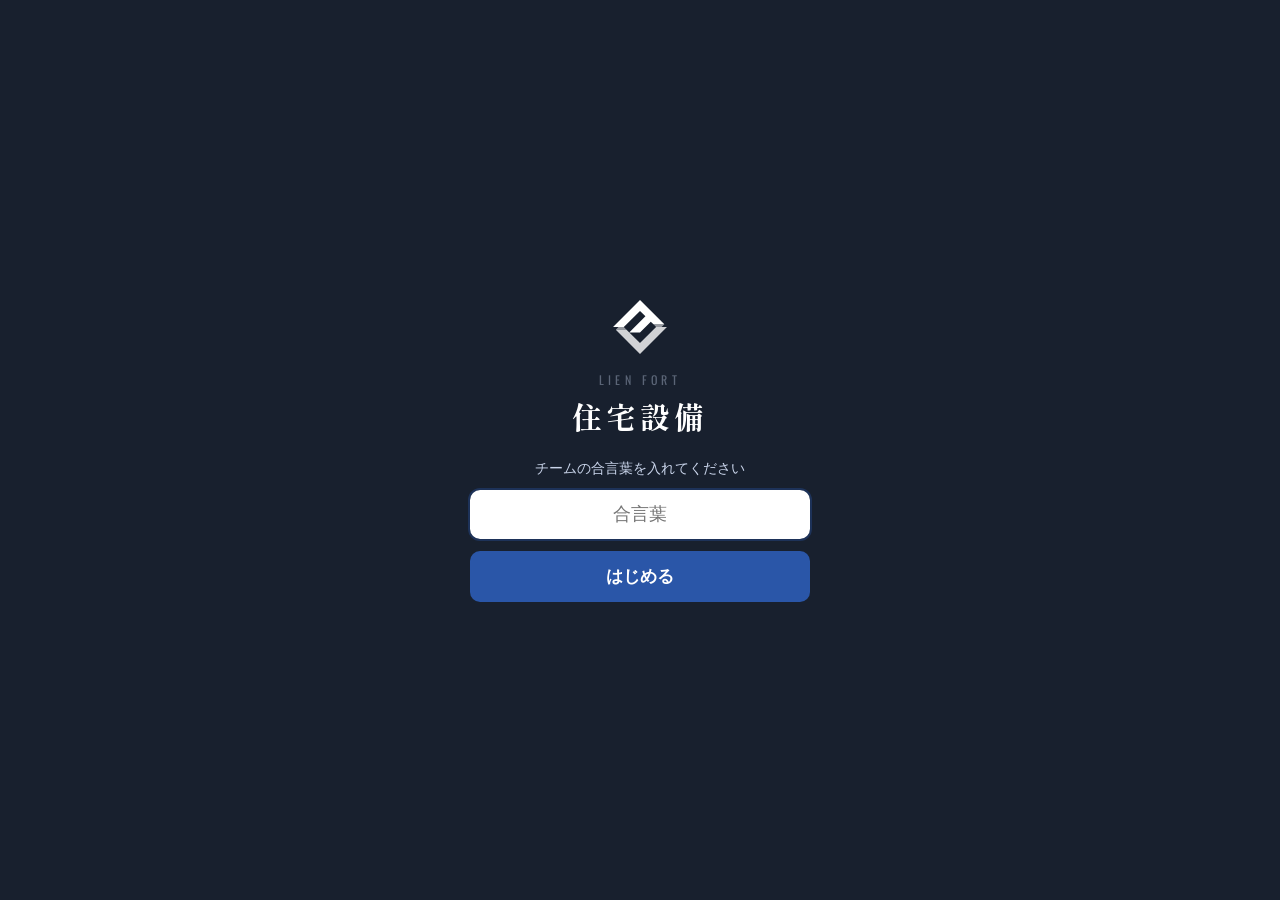
<file: member.html>
<!DOCTYPE html>
<html>
<head>
<base target="_top">
<meta charset="utf-8">
<meta name="viewport" content="width=device-width, initial-scale=1, maximum-scale=1, viewport-fit=cover">
<meta name="apple-mobile-web-app-capable" content="yes">
<meta name="mobile-web-app-capable" content="yes">
<meta name="apple-mobile-web-app-status-bar-style" content="black-translucent">
<meta name="apple-mobile-web-app-title" content="住宅設備">
<meta name="theme-color" content="#18202e">
<link rel="manifest" href="manifest.webmanifest">
<link rel="apple-touch-icon" href="icon-180.png">
<title>メンバー</title>
<script src="api.js"></script>
<style>
  * { box-sizing: border-box; -webkit-tap-highlight-color: transparent; }
  body { margin: 0; padding: 12px 14px 40px; font-family: -apple-system, sans-serif; background: #f4f5f7; color: #222; }
  .wrap { max-width: 1180px; margin: 0 auto; }
  select, input { font-size: 16px; padding: 9px 10px; border-radius: 10px; border: 1px solid #ccc; background: #fff; font-family: inherit; }
  button { font-family: inherit; }
  .tabs { display: flex; gap: 6px; margin-bottom: 10px; flex-wrap: wrap; }
  .tabs button { flex: 1; min-width: 70px; padding: 10px 6px; font-size: 15px; font-weight: 600; border-radius: 10px; border: 1px solid var(--blue, #2a56a8); background: #fff; color: var(--blue, #2a56a8); }
  .tabs button.on { background: var(--blue, #2a56a8); color: #fff; }
  .seg { display: flex; gap: 6px; margin-bottom: 12px; }
  .seg button { flex: 1; padding: 8px; font-size: 14px; font-weight: 600; border-radius: 20px; border: 1px solid #b9c2d0; background: #fff; color: #4b5567; }
  .seg button.on { background: #18202e; border-color: #18202e; color: #fff; }
  .grid { display: grid; grid-template-columns: repeat(auto-fill, minmax(300px, 1fr)); gap: 12px; }
  .card { background: #fff; border: 1px solid #e3e8f0; border-radius: 14px; padding: 14px; }
  .card h3 { margin: 0 0 10px; font-size: 15px; color: #18202e; }
  .card h3 small { font-weight: 400; color: #888; margin-left: 6px; }
  .big { font-size: 26px; font-weight: 800; color: #18202e; }
  .sub { font-size: 13px; color: #666; margin-top: 2px; }
  .bar { height: 10px; background: #eef2f9; border-radius: 6px; overflow: hidden; margin: 8px 0 2px; }
  .bar i { display: block; height: 100%; background: #2a56a8; border-radius: 6px; }
  .bar i.ok { background: #27ae60; }
  .rk { display: grid; grid-template-columns: 34px 1fr auto; gap: 2px 8px; align-items: center; padding: 6px 0; border-top: 1px solid var(--line, #f0f2f6); font-size: 15px; }
  .rk:first-of-type { border-top: 0; }
  .rk .n { text-align: center; font-weight: 700; color: var(--sub, #888); }
  .rk .v { font-weight: 700; }
  .rk .bar { grid-column: 2 / 4; height: 6px; margin: 0; }
  .rk.m1 .n, .rk.m2 .n, .rk.m3 .n { font-size: 20px; }
  .mvp { display: flex; align-items: center; gap: 12px; }
  .mvp .medal { flex: none; width: 52px; height: 52px; border-radius: 50%; background: #18202e; color: #e9c46a; display: flex; align-items: center; justify-content: center; font-family: Oswald, sans-serif; font-size: 14px; letter-spacing: .1em; }
  .kv { display: grid; grid-template-columns: 1fr auto; gap: 6px 10px; font-size: 15px; }
  .kv span { color: #555; } .kv b { text-align: right; }
  .good { color: #1e8449; } .bad { color: #c0392b; }
  .tbl { overflow-x: auto; background: #fff; border: 1px solid #e3e8f0; border-radius: 14px; }
  table { border-collapse: collapse; font-size: 13px; white-space: nowrap; width: 100%; }
  th, td { padding: 7px 9px; border-bottom: 1px solid #eef0f4; text-align: right; }
  th { background: #f6f8fb; color: #4b5567; position: sticky; top: 0; font-weight: 600; }
  th:first-child, td:first-child { text-align: left; position: sticky; left: 0; background: #fff; font-weight: 600; z-index: 1; }
  th:first-child { background: #f6f8fb; z-index: 2; }
  tr.total td { background: #f6f8fb; font-weight: 700; }
  td.good { background: #eafaf0; } td.bad { background: #fdecea; }
  .chart svg { width: 100%; height: 150px; display: block; }
  .gy td, .gy th { padding: 6px 4px; text-align: right; } .gy td:first-child, .gy th:first-child { text-align: left; } .gy td b { font-size: 16px; color: #2a56a8; }
  .gyin { display: grid; grid-template-columns: 1fr auto; gap: 6px 8px; align-items: center; margin-top: 10px; font-size: 14px; }
  .gyreset { padding: 8px 14px; font-size: 13px; border-radius: 10px; border: 1px solid #b9c2d0; background: #fff; color: #4b5567; }
  .gyin input { width: 90px; text-align: right; } .gyin small { grid-column: 1 / -1; color: #888; margin-top: -4px; }
  .note { font-size: 13px; color: #888; margin: 6px 0; }
  .row { display: flex; gap: 8px; align-items: center; margin-bottom: 12px; flex-wrap: wrap; }
  .row select { flex: 1; min-width: 160px; }
  .admin { margin-top: 24px; text-align: center; }
  .admin button { padding: 9px 16px; font-size: 14px; border-radius: 10px; border: 1px solid #b9c2d0; background: #fff; color: #4b5567; }
  .admin input { width: 180px; margin-right: 6px; }
  #msg { text-align: center; color: #666; font-size: 14px; min-height: 20px; margin: 8px 0; }
  .hide { display: none !important; }
  .st { display: inline-block; font-size: 12px; padding: 2px 8px; border-radius: 10px; background: #e8f5ee; color: #1e8449; font-weight: 600; white-space: nowrap; }
  .st.x { background: #fdecea; color: #c0392b; }
  .sl { display: grid; grid-template-columns: 1fr auto; gap: 2px 10px; padding: 10px 0; border-top: 1px solid var(--line, #f0f2f6); font-size: 15px; }
  .sl:first-of-type { border-top: 0; }
  .sl small { grid-column: 1 / 3; color: #777; font-size: 13px; }
  .sl.edit { cursor: pointer; }
  .sheet { display: none; position: fixed; inset: 0; background: rgba(24,32,46,.45); z-index: 20; align-items: flex-end; justify-content: center; }
  .sheet.open { display: flex; }
  .sheet .in { background: #fff; width: 100%; max-width: 520px; border-radius: 16px 16px 0 0; padding: 18px 16px 24px; }
  .sheet h3 { margin: 0 0 4px; } .sheet .sub { margin-bottom: 12px; }
  .opts { display: grid; grid-template-columns: 1fr 1fr; gap: 8px; margin-bottom: 12px; }
  .opts button { padding: 12px; font-size: 16px; font-weight: 600; border-radius: 10px; border: 1px solid #ccc; background: #fff; }
  .opts button.on { background: #18202e; border-color: #18202e; color: #fff; }
  .chk { display: flex; align-items: center; gap: 8px; font-size: 16px; margin-bottom: 14px; }
  .chk input { width: 22px; height: 22px; }
  .acts { display: flex; gap: 10px; } .acts button { flex: 1; padding: 13px; font-size: 16px; font-weight: 600; border-radius: 12px; border: 0; }
  .acts .ok { background: #2a56a8; color: #fff; }
  .fi { display: grid; grid-template-columns: 1fr 150px; gap: 8px 10px; align-items: center; }
  .fi label { font-size: 15px; } .fi input { width: 100%; text-align: right; }
  .fi .ro { text-align: right; color: #888; font-size: 14px; } .acts .cancel { background: #e3e8f0; }
  #overlay { display: none; position: fixed; inset: 0; background: rgba(255,255,255,.6); z-index: 30; align-items: center; justify-content: center; flex-direction: column; font-weight: 600; }
  body.busy #overlay { display: flex; }
  .spinner { width: 44px; height: 44px; border: 5px solid #ccc; border-top-color: #2a56a8; border-radius: 50%; animation: spin .8s linear infinite; margin-bottom: 10px; }
  @keyframes spin { to { transform: rotate(360deg); } }
  .tabs .tablink { display: flex; align-items: center; justify-content: center; padding: 0 12px; font-size: 14px; font-weight: 600; text-decoration: none; color: #2a56a8; white-space: nowrap; }
</style>
<link href="https://fonts.googleapis.com/css2?family=Inter:wght@500;700;800&family=Oswald:wght@400;500&family=Shippori+Mincho+B1:wght@700&display=swap" rel="stylesheet">
<script>
  // 明るい・暗い：端末の設定に合わせる。右上のボタンで切り替えると、その端末に覚える（lfTheme）
  (function () { try { var t = localStorage.getItem('lfTheme'); if (t) document.documentElement.setAttribute('data-theme', t); } catch (e) {} })();
</script>
<style>
  /* 住宅設備アプリ共通のデザイン（2026-11-18 作り直し：明るい・暗い、パソコンは左にメニュー）。
     色は Lien Fort（lienfort.co.jp）の紺と青。各画面の style より後に読むので上書きになる */
  :root { --ink: #18202e; --blue: #2a56a8; --btn: #2a56a8; --sub: #5b6577; --line: #e2e7ef; --bg: #f3f5f9; --pale: #eef2f9;
          --surface: #fff; --surface2: #f6f8fb; --track: #e9edf3; --bar: #18202e; --chip: #18202e; --chipInk: #fff;
          --veil: rgba(243,245,249,.72); --shadow: 0 1px 2px rgba(24,32,46,.06), 0 8px 24px rgba(24,32,46,.05);
          --pend: #fff3cd; --pendInk: #7a5b00; --goodBg: #eafaf0; --badBg: #fdecea;
          --en: Oswald, "Arial Narrow", sans-serif; --num: Inter, "Hiragino Sans", sans-serif; color-scheme: light; }
  @media (prefers-color-scheme: dark) {
    :root:not([data-theme="light"]) { --ink: #eef2f8; --blue: #7fa2e8; --sub: #9aa6b8; --line: #263042; --bg: #0d121b; --pale: #1c2433;
          --surface: #161d29; --surface2: #1c2433; --track: #263042; --bar: #0a0f17; --chip: #eef2f8; --chipInk: #0d121b;
          --veil: rgba(13,18,27,.72); --shadow: none; --pend: #3a3216; --pendInk: #f0d58a; --goodBg: #12301f; --badBg: #3a1a1a; color-scheme: dark; }
  }
  :root[data-theme="dark"] { --ink: #eef2f8; --blue: #7fa2e8; --sub: #9aa6b8; --line: #263042; --bg: #0d121b; --pale: #1c2433;
          --surface: #161d29; --surface2: #1c2433; --track: #263042; --bar: #0a0f17; --chip: #eef2f8; --chipInk: #0d121b;
          --veil: rgba(13,18,27,.72); --shadow: none; --pend: #3a3216; --pendInk: #f0d58a; --goodBg: #12301f; --badBg: #3a1a1a; color-scheme: dark; }

  body { background: var(--bg) !important; color: var(--ink) !important; padding: 0 14px 40px !important;
         font-family: "Hiragino Sans", "Noto Sans JP", "Yu Gothic", sans-serif !important; }

  /* 上の帯 */
  .lf-bar { position: sticky; top: 0; z-index: 5; display: flex; align-items: center; gap: 12px; margin: 0 -14px 14px; padding: 12px 14px;
            background: var(--bar); color: #fff; }
  .lf-back { flex: none; width: 36px; height: 36px; display: flex; align-items: center; justify-content: center; padding-bottom: 3px;
             border: 1px solid rgba(255,255,255,.18); border-radius: 10px; color: #fff; text-decoration: none; font-size: 24px; }
  .lf-t small { display: block; font-family: var(--en); font-size: 10px !important; letter-spacing: .3em; color: #8fa6cf !important; }
  .lf-t b { font-size: 17px; letter-spacing: .05em; color: #fff; }
  .lf-theme { flex: none; margin-left: auto; width: 36px; height: 36px; display: flex; align-items: center; justify-content: center;
              border: 1px solid rgba(255,255,255,.18); border-radius: 10px; background: rgba(255,255,255,.06); color: #fff; padding: 0; cursor: pointer; }
  .lf-theme svg { width: 18px; height: 18px; fill: none; stroke: currentColor; stroke-width: 1.8; stroke-linecap: round; }
  .lf-bar .who ~ .lf-theme, .lf-bar .lf-theme ~ .who { margin-left: 8px; }

  /* 入力欄 */
  select, input, textarea { background: var(--surface) !important; color: var(--ink) !important; border: 1px solid var(--line) !important; }
  select:focus, input:focus, textarea:focus { outline: 2px solid rgba(42,86,168,.35); border-color: var(--blue) !important; }
  input[type="checkbox"], input[type="radio"] { accent-color: var(--btn); }
  h2, h3, .card h3 { letter-spacing: .03em; color: var(--ink) !important; }
  label, .note, .sub, small, #msg, .legend, .count, .calc, .coord, .state, .card dt, .gcard p { color: var(--sub) !important; }
  td.s small, .shd td.c small, button.r small, .tiles a.app.main small { color: rgba(255,255,255,.85) !important; } td.s.last small { color: #5c4b00 !important; }

  /* 面（カード・表・パネル） */
  .card, .summary, .summary > div, .tbl, .gcard, .sheet .in, #close, .visit, .panel, .find, .fab, .showBtn,
  td.d, .mon td, .shd td:not(.c), .checks label, #sale .checks label, .sheet .kinds label, .names button, #pickList button {
    background: var(--surface) !important; border-color: var(--line) !important; color: var(--ink); }
  .card, .tbl, .summary > div, .summary, .gcard, .visit { border: 1px solid var(--line) !important; border-radius: 16px !important; box-shadow: var(--shadow) !important; }
  .card summary, .req { color: var(--blue) !important; }
  .summary div { font-size: 12px; color: var(--sub); }
  .summary b, .big, .rk .v, .v, .gy td b { font-family: var(--num) !important; font-variant-numeric: tabular-nums; letter-spacing: -.01em; }
  .summary b { font-weight: 800; font-size: 28px !important; color: var(--ink); }
  .big { font-weight: 800 !important; color: var(--ink) !important; }
  .bar, .left .bar { background: var(--track) !important; }
  .bar i, .left .bar i { background: var(--btn) !important; } .bar i.ok { background: #27ae60 !important; }
  td.d.today, .mon td.today { border-color: var(--blue) !important; color: var(--blue); }
  td.s.free { background: var(--btn) !important; }
  td.s.block { background: var(--pale) !important; }
  .legend span:first-child i { background: var(--btn) !important; }
  .sec { border-top-color: var(--line) !important; color: var(--ink); }
  .st { background: var(--pale) !important; color: var(--ink) !important; }
  .st.shoho { background: #8e44ad !important; color: #fff !important; }
  .st.x { background: var(--badBg) !important; color: #e06b5f !important; }
  #pending { background: var(--pend) !important; color: var(--pendInk) !important; }
  .checks label, #sale .checks label, .sheet .kinds label { color: var(--ink) !important; }

  /* 表（KPI） */
  table { color: var(--ink); }
  th { background: var(--surface2) !important; color: var(--sub) !important; border-color: var(--line) !important; }
  td { border-color: var(--line) !important; }
  .tbl td:first-child { background: var(--surface) !important; }
  .tbl th:first-child, tr.total td { background: var(--surface2) !important; }
  td.good { background: var(--goodBg) !important; } td.bad { background: var(--badBg) !important; }

  /* ボタン。結果ボタンの色（成約＝緑など）は見分けやすさのため各画面のまま */
  button { font-family: inherit; }
  button.r { border-radius: 14px !important; box-shadow: 0 2px 0 rgba(0,0,0,.14); letter-spacing: .03em; }
  .undo, .listbtn, .nav button, .btns > *, .cancel, .seg button, .gyreset, .admin button, .opts button, .two button, .links button,
  .sides button, .close-btn, .choice button, .kinds button, .pc button, #goalEdit, .del, .add {
    background: var(--surface) !important; border: 1px solid var(--line) !important; color: var(--ink) !important; }
  .listbtn, .btns > *, .btns .map, .links button, .two button, #goalEdit, .close-btn { color: var(--blue) !important; }
  .del { color: #e06b5f !important; border-color: rgba(224,107,95,.5) !important; }
  .add { border: 2px dashed var(--blue) !important; color: var(--blue) !important; }
  .ok, .acts .ok, .gcard .go, #close .ok { background: var(--btn) !important; color: #fff !important; }
  .tabs { gap: 6px !important; }
  .tabs button, .seg button { border-radius: 999px !important; border: 1px solid var(--line) !important; background: var(--surface) !important; color: var(--sub) !important; font-weight: 600; }
  .tabs button.on, .seg button.on, .opts button.on, .choice button.on, .sides button.on, .showBtn.on {
    background: var(--chip) !important; border-color: var(--chip) !important; color: var(--chipInk) !important; }
  .kinds button.on { background: #8e44ad !important; border-color: #8e44ad !important; color: #fff !important; }
  #clockBtn { background: var(--pale) !important; color: var(--ink) !important; }
  #clockBtn.on { background: var(--badBg) !important; color: #e06b5f !important; }
  #placeBtn { background: var(--surface) !important; }
  #findList button { color: var(--ink) !important; border-top-color: var(--line) !important; }
  .fab, .fab * { color: var(--blue) !important; } #layerBtn, #findBtn, .showBtn { color: var(--ink) !important; }
  #areaChip { background: var(--surface) !important; color: var(--ink) !important; } #areaChip button { background: var(--pale) !important; color: var(--ink) !important; }

  /* ランキング：1〜3位は丸い数字（金・銀・銅） */
  .rk .n { font-family: var(--num); }
  .rk.m1 .n, .rk.m2 .n, .rk.m3 .n { width: 26px; height: 26px; margin: 0 auto; border-radius: 50%; display: flex; align-items: center; justify-content: center;
                                    font-size: 13px; font-weight: 800; }
  .rk.m1 .n { background: #e9c46a; color: #18202e !important; }
  .rk.m2 .n { background: #cfd5de; color: #18202e !important; }
  .rk.m3 .n { background: #dcae86; color: #18202e !important; }
  /* 目立たせるカード（チーム売上など） */
  .card.feature { background: #18202e !important; border-color: #18202e !important; color: #fff; }
  :root[data-theme="dark"] .card.feature { background: #1d2a44 !important; border-color: #2c3d5f !important; }
  .card.feature h3, .card.feature .big { color: #fff !important; }
  .card.feature .sub, .card.feature h3 small { color: #b8c4d8 !important; }
  .card.feature .bar { background: rgba(255,255,255,.14) !important; } .card.feature .bar i { background: #5b8def !important; }

  /* 重なる画面（入力・一覧など）と読み込み中 */
  .sheet, #sale, #list, #pick { background: var(--bg) !important; }
  #pickList button { border-color: var(--line) !important; }
  #overlay { background: var(--veil) !important; color: var(--ink); }
  #goalBox { background: rgba(0,0,0,.55) !important; }
  .spinner { border-color: var(--track) !important; border-top-color: var(--btn) !important; }

  /* パソコン：左にメニュー（#lfSide は下のスクリプトで作る） */
  #lfSide { display: none; }
  @media (min-width: 1024px) {
    body.lf-side { padding-left: 264px !important; padding-right: 32px !important; }
    body.lf-side .lf-bar { margin: 0 -32px 20px; padding-left: 32px; padding-right: 32px; }
    body.lf-side .lf-back { display: none; }
    body.lf-side > .hero { margin-left: -32px !important; margin-right: -32px !important; padding-left: 40px !important; }
    #lfSide { display: flex; position: fixed; left: 0; top: 0; bottom: 0; width: 232px; z-index: 40; flex-direction: column; gap: 22px;
              padding: 26px 14px; box-sizing: border-box; overflow-y: auto; background: #111824; color: #eef2f8; }
    #lfSide .lg { display: block; padding: 0 10px; text-decoration: none; color: #eef2f8; }
    #lfSide .lg small { display: block; font-family: var(--en); font-size: 11px; letter-spacing: .35em; color: #7fa2e8; }
    #lfSide .lg b { font-family: "Shippori Mincho B1", serif; font-size: 22px; letter-spacing: .12em; }
    #lfSide nav { display: flex; flex-direction: column; gap: 2px; }
    #lfSide nav a { display: flex; align-items: center; gap: 10px; padding: 10px 12px; border-radius: 10px; color: #b8c4d8; text-decoration: none; font-size: 14px; }
    #lfSide nav a:hover { background: #1a2333; color: #fff; }
    #lfSide nav a.on { background: #2a56a8; color: #fff; font-weight: 700; }
    #lfSide nav a span { font-family: var(--en); font-size: 9px; letter-spacing: .2em; color: #6f82a6; width: 58px; flex: none; }
    #lfSide nav a.on span { color: #c9d8f7; }
  }
</style>
<script>
  // 右上の明るい・暗いボタンと、パソコンの左メニュー
  document.addEventListener('DOMContentLoaded', function () {
    var root = document.documentElement;
    var dark = function () { var t = root.getAttribute('data-theme'); return t ? t === 'dark' : matchMedia('(prefers-color-scheme: dark)').matches; };
    var SUN = '<svg viewBox="0 0 24 24"><circle cx="12" cy="12" r="4"/><path d="M12 2v2M12 20v2M4.9 4.9l1.4 1.4M17.7 17.7l1.4 1.4M2 12h2M20 12h2M4.9 19.1l1.4-1.4M17.7 6.3l1.4-1.4"/></svg>';
    var MOON = '<svg viewBox="0 0 24 24"><path d="M21 12.8A9 9 0 1 1 11.2 3a7 7 0 0 0 9.8 9.8z"/></svg>';
    var host = document.querySelector('.lf-bar') || document.querySelector('.hero');
    if (host) {
      var b = document.createElement('button');
      b.type = 'button'; b.className = 'lf-theme';
      var paint = function () { b.innerHTML = dark() ? SUN : MOON; b.setAttribute('aria-label', dark() ? '明るい表示にする' : '暗い表示にする'); };
      b.onclick = function () { var t = dark() ? 'light' : 'dark'; root.setAttribute('data-theme', t); try { localStorage.setItem('lfTheme', t); } catch (e) {} paint(); };
      paint();
      if (host.classList.contains('hero')) { b.style.position = 'absolute'; b.style.top = '18px'; b.style.right = '16px'; b.style.zIndex = '2'; host.appendChild(b); }
      else host.insertBefore(b, host.querySelector('.who'));
    }
    // 地図の画面は全面を地図に使うので左メニューを出さない
    if (document.getElementById('map')) return;
    var gh = /github\.io$/.test(location.hostname);
    var a0 = document.querySelector('a.lf-back, a[href*="?page="]');
    var base = a0 ? a0.href.split('?')[0] : '';
    var MAP = 'map.html';
    var PAGES = [['yotei', '商談予定', 'SCHEDULE'], ['tataki', '叩きカウンター', 'COUNTER'],
                 ['saiji', '催事', 'REPORT'], ['sales', '売上', 'SALES'],
                 ['kpi', 'KPI・ランキング', 'KPI'], ['settings', '設定', 'SETTINGS'], ['map', '営業マップ', 'MAP']];
    var href = function (k) { return k === 'map' ? (gh ? 'map.html' : MAP) : gh ? (k === 'menu' ? 'index.html' : k + '.html') : base + (k === 'menu' ? '' : '?page=' + k); };
    var title = (document.querySelector('.lf-t b') || {}).textContent || '';
    var file = location.pathname.split('/').pop();
    var esc = function (s) { return String(s).replace(/[&<>"]/g, function (c) { return { '&': '&amp;', '<': '&lt;', '>': '&gt;', '"': '&quot;' }[c]; }); };
    var side = document.createElement('aside');
    side.id = 'lfSide';
    side.innerHTML = '<a class="lg" target="_top" href="' + esc(href('menu')) + '"><small>LIEN FORT</small><b>住宅設備</b></a><nav>' + PAGES.map(function (p) {
      var on = gh ? file === p[0] + '.html' : title.replace('催事 お客様登録', '催事のお客様登録') === p[1];
      return '<a target="_top" class="' + (on ? 'on' : '') + '" href="' + esc(href(p[0])) + '"><span>' + p[2] + '</span>' + p[1] + '</a>';
    }).join('') + '</nav>';
    document.body.appendChild(side);
    document.body.classList.add('lf-side');
  });
</script>
<link rel="stylesheet" href="app.css">
</head>
<body>
  <header class="lf-bar"><a href="index.html" class="lf-back" aria-label="メニュー">‹</a><div class="lf-t"><small>LIEN FORT</small><b>メンバー</b></div></header>
  <div class="wrap">
    <div class="tabs"><button data-v="rank" class="on">ランキング</button><button data-v="me">自分の成績</button><button data-v="gyaku">逆算</button><button data-v="saiji">催事</button>
      <button data-v="list" class="ad hide">KPI一覧</button><button data-v="one" class="ad hide">KPI個人</button><a class="tablink" href="sales.html">売上 ›</a></div>
    <div class="seg" id="mon"><button data-p="0" class="on">今月</button><button data-p="1">先月</button></div>
    <div id="msg"></div>
    <div id="view"></div>
    <div class="admin" id="adminBox"></div>
  </div>
  <div id="overlay"><div class="spinner"></div>読み込み中…</div>

<script>
  const $ = id => document.getElementById(id);
  const esc = s => String(s == null ? '' : s).replace(/[&<>"]/g, c => ({ '&': '&amp;', '<': '&lt;', '>': '&gt;', '"': '&quot;' })[c]);
  const yen = v => v == null ? '-' : '¥' + Math.round(v).toLocaleString();
  const man = v => v == null ? '-' : v >= 10000 ? (Math.round(v / 1000) / 10).toLocaleString() + '万' : '¥' + Math.round(v).toLocaleString();
  const pct = v => v == null || !isFinite(v) ? '-' : (Math.round(v * 1000) / 10) + '%';
  const num = v => v == null ? '-' : Math.round(v * 10) / 10;
  const rate = (a, b) => b ? a / b : null;
  const store = (k, v) => { try { if (v === undefined) return localStorage.getItem(k); if (v === null) localStorage.removeItem(k); else localStorage.setItem(k, v); } catch (e) {} };

  // 入力・メンバーは同じ画面を別の項目として開く（?page=input / member、ホーム画面版は input.html / member.html）
  const MODE = 'member';
  let D = null, view = 'rank', prev = 0, role = 'ct', I = null, iSheet = 'クローザー', MB = null, mTable = '叩き';

  // 前に読んだ数字をすぐ出して、裏で最新を読む（読み込みに10秒ほどかかるため）
  function load() {
    const key = 'kpiCache' + prev + (store('jAdmin') ? 'a' : '');
    let cached = null;
    try { cached = JSON.parse(store(key) || 'null'); } catch (e) {}
    if (cached) { D = cached; render(); $('msg').textContent = '最新の数字を読み込み中…'; } else document.body.classList.add('busy');
    google.script.run.withSuccessHandler(r => {
      document.body.classList.remove('busy');
      D = r; $('msg').textContent = '';
      store(key, JSON.stringify(r));
      if (store('jAdmin') && !D.admin) { store('jAdmin', null); $('msg').textContent = '管理者の合言葉が違います'; }
      if (!D.admin && (view === 'list' || view === 'one' || view === 'input' || view === 'member')) view = 'rank';
      render();
    }).withFailureHandler(e => { document.body.classList.remove('busy'); $('msg').textContent = 'エラー: ' + e.message; })
      .kpiData(store('jAdmin') || '', !!prev);
  }

  function render() {
    if (!D) return; // KPI の数字が届く前に押されたとき
    document.querySelectorAll('.tabs button').forEach(b => { b.classList.toggle('on', b.dataset.v === view); if (b.classList.contains('ad')) b.classList.toggle('hide', !D.admin); });
    document.querySelectorAll('#mon button').forEach(b => b.classList.toggle('on', Number(b.dataset.p) === prev));
    $('mon').classList.toggle('hide', view === 'saiji' || !!MODE); // 催事は自分の期間（今月・先月・全期間）
    $('view').innerHTML = '';
    ({ rank: renderRank, me: renderMe, gyaku: renderGyaku, saiji: renderSaiji, list: renderList, one: renderOne, input: renderInput, member: renderMember })[view]();
    renderAdmin();
  }

  // ===== 共通の部品 =====
  function card(title, sub) {
    const c = document.createElement('div');
    c.className = 'card';
    c.innerHTML = '<h3>' + esc(title) + (sub ? '<small>' + esc(sub) + '</small>' : '') + '</h3>';
    return c;
  }
  function barHtml(v, goal) {
    const r = goal ? Math.min(1, (v || 0) / goal) : 0;
    return '<div class="bar"><i class="' + (r >= 1 ? 'ok' : '') + '" style="width:' + (r * 100) + '%"></i></div>';
  }
  // list: [{name, v}]、fmt：値の表示
  function ranking(title, list, fmt, sub) {
    const c = card(title, sub), top = list.filter(x => x.v > 0).sort((a, b) => b.v - a.v).slice(0, 10), max = top.length ? top[0].v : 0;
    if (!top.length) c.insertAdjacentHTML('beforeend', '<div class="note">まだありません</div>');
    let rank = 0, last = null;
    top.forEach((x, i) => {
      if (x.v !== last) { rank = i + 1; last = x.v; }
      c.insertAdjacentHTML('beforeend', '<div class="rk m' + rank + '"><div class="n">' + rank + '</div><div>' + esc(x.name) +
        (x.group ? ' <small>' + esc(x.group) + '</small>' : '') + '</div><div class="v">' + fmt(x.v) + '</div>' + barHtml(x.v, max) + '</div>');
    });
    return c;
  }
  function goalCard(title, v, goal, fmt) {
    const c = card(title);
    c.insertAdjacentHTML('beforeend', '<div class="big">' + fmt(v) + '</div><div class="sub">目標 ' + fmt(goal) + '（' + pct(rate(v, goal)) + '）</div>' + barHtml(v, goal));
    return c;
  }
  // 日ごとの棒グラフ（days：{yyyy-MM-dd: 値}）
  function chart(title, days, fmt, color) {
    const c = card(title), keys = Object.keys(days).sort();
    c.classList.add('chart');
    if (!keys.length) { c.insertAdjacentHTML('beforeend', '<div class="note">まだありません</div>'); return c; }
    const y = D.ym.split('-').map(Number), last = new Date(y[0], y[1], 0).getDate(), max = Math.max(...keys.map(k => days[k]), 1);
    const W = 310, H = 130, bw = W / last;
    let svg = '<svg viewBox="0 0 ' + W + ' ' + (H + 16) + '" preserveAspectRatio="none">';
    for (let d = 1; d <= last; d++) {
      const k = D.ym + '-' + String(d).padStart(2, '0'), v = days[k] || 0, h = v / max * H;
      svg += '<rect x="' + ((d - 1) * bw + 1) + '" y="' + (H - h) + '" width="' + (bw - 2) + '" height="' + h + '" rx="1.5" fill="' + (k === D.today ? '#e67e22' : color) + '"><title>' + d + '日 ' + fmt(v) + '</title></rect>';
      if (d === 1 || d % 5 === 0) svg += '<text x="' + ((d - 0.5) * bw) + '" y="' + (H + 13) + '" font-size="9" text-anchor="middle" fill="#888">' + d + '</text>';
    }
    c.insertAdjacentHTML('beforeend', svg + '</svg><div class="sub">一番多い日 ' + fmt(max) + '・合計 ' + fmt(keys.reduce((a, k) => a + days[k], 0)) + '</div>');
    return c;
  }
  const dayMap = key => Object.fromEntries(Object.entries(D.days).map(([k, v]) => [k, v[key]]).filter(x => x[1]));

  // ===== ランキング（全員） =====
  function renderRank() {
    const g = document.createElement('div');
    g.className = 'grid';
    g.appendChild(goalCard(D.month + '月 チーム売上', D.team.sales, D.team.salesGoal, yen)).classList.add('feature');
    g.appendChild(goalCard(D.month + '月 契約件数', D.team.count, D.team.countGoal, v => v == null ? '-' : v + '件'));
    if (!D.prev) {
      const t = D.todayPlayers.slice().sort((a, b) => b.a - a.a || b.k - a.k)[0], c = card('今日のMVP', 'アポが一番多い人');
      c.insertAdjacentHTML('beforeend', t ? '<div class="mvp"><div class="medal">MVP</div><div><div class="big">' + esc(t.name) + '</div><div class="sub">アポ ' + t.a + '件・叩き ' + t.k + '軒</div></div></div>' : '<div class="note">今日の記録はまだありません</div>');
      g.appendChild(c);
    }
    g.appendChild(ranking('クローザー 売上', D.closers.map(x => ({ name: x.name, v: x.sales })), yen));
    g.appendChild(ranking('クローザー 契約件数', D.closers.map(x => ({ name: x.name, v: x.count })), v => v + '件'));
    ['フル', 'スポット', 'インターン'].forEach(gr => {
      const l = D.apos.filter(x => x.group === gr);
      if (l.length) g.appendChild(ranking('アポ数（' + gr + '）', l.map(x => ({ name: x.name, v: x.a })), v => v + '件', '今月'));
    });
    if (D.week) g.appendChild(ranking('今週のアポ数', D.week.players.map(x => ({ name: x.name, group: x.group, v: x.a })), v => v + '件', D.week.label));
    g.appendChild(ranking('アポインター 売上', D.apSales.map(x => ({ name: x.name, v: x.sales })), yen, '成約したお客様のアポ'));
    g.appendChild(ranking('叩き数', D.players.map(x => ({ name: x.name, group: x.group, v: x.k })), v => v + '軒'));
    $('view').appendChild(g);
  }

  // ===== 自分の成績（全員） =====
  function names() {
    return [...new Set(D.players.map(x => x.name).concat(D.apos.map(x => x.name), D.closers.map(x => x.name)))].filter(Boolean);
  }
  function nameSelect(key, onchange) {
    const r = document.createElement('div'), s = document.createElement('select'), cur = store(key) || '';
    r.className = 'row';
    s.add(new Option('名前を選ぶ', ''));
    names().forEach(n => s.add(new Option(n, n)));
    s.value = names().includes(cur) ? cur : '';
    s.onchange = () => { store(key, s.value); onchange(); };
    r.appendChild(s);
    $('view').appendChild(r);
    return s.value;
  }
  function renderMe() {
    const me = nameSelect('kpiMe', render);
    if (!me) { $('view').insertAdjacentHTML('beforeend', '<div class="note">自分の名前を選ぶと、今月の数字と目標が出ます</div>'); return; }
    const g = document.createElement('div');
    g.className = 'grid';
    const p = D.players.find(x => x.name === me), a = D.apos.find(x => x.name === me), c = D.closers.find(x => x.name === me);
    const s = D.apSales.find(x => x.name === me), t = D.todayPlayers.find(x => x.name === me), w = D.week && D.week.players.find(x => x.name === me);
    if (c) { g.appendChild(goalCard('売上（クローザー）', c.sales, c.salesGoal, yen)); g.appendChild(goalCard('契約件数', c.count, c.countGoal, v => v == null ? '-' : v + '件')); }
    if (a) g.appendChild(goalCard('アポ数', a.a, a.goal, v => v == null ? '-' : v + '件'));
    if (a && (a.ry != null || a.ka != null)) {
      // 両面・片面のアポと、そこから商談に入った数（不在・フロントアウト以外）
      const k = card('両面・片面（' + D.month + '月）'), n = v => Number(v) || 0;
      k.insertAdjacentHTML('beforeend', '<div class="kv"><span>両面アポ</span><b>' + n(a.ry) + '件</b><span>両面から商談</span><b>' + n(a.rm) + '件（' + pct(rate(n(a.rm), n(a.ry))) + '）</b>' +
        '<span>片面アポ</span><b>' + n(a.ka) + '件</b><span>片面から商談</span><b>' + n(a.km) + '件（' + pct(rate(n(a.km), n(a.ka))) + '）</b></div>');
      g.appendChild(k);
    }
    if (p) {
      const k = card('叩き（' + D.month + '月）');
      k.insertAdjacentHTML('beforeend', '<div class="kv"><span>叩き数</span><b>' + p.k + '軒</b><span>対面数</span><b>' + p.t + '</b><span>アポ</span><b>' + p.a + '件</b>' +
        '<span>対面率</span><b>' + pct(rate(p.t, p.k)) + '</b><span>対面からのアポ率</span><b>' + pct(rate(p.a, p.t)) + '</b>' +
        (w ? '<span>今週のアポ</span><b>' + w.a + '件</b>' : '') + (t ? '<span>今日</span><b>叩き' + t.k + '・アポ' + t.a + '</b>' : '') +
        ((gl => gl ? '<span>今日の目標</span><b>叩き' + gl.k + '・対面' + gl.t + '・アポ' + gl.a + '</b>' : '')((D.goals || []).find(x => x.name === me))) + '</div>');
      g.appendChild(k);
    }
    if (s) {
      const k = card('自分のアポからの成約');
      k.insertAdjacentHTML('beforeend', '<div class="big">' + yen(s.sales) + '</div><div class="sub">' + s.count + '件</div>');
      g.appendChild(k);
    }
    if (!g.children.length) g.insertAdjacentHTML('beforeend', '<div class="note">' + esc(me) + ' さんの' + D.month + '月の数字はまだありません</div>');
    $('view').appendChild(g);
  }

  // ===== 逆算（全員）：目標の件数から、先月の率で「あと何件いるか」をさかのぼる =====
  const EDIT = {}; // 率・目標を変えて試した値（読み直すと先月の率に戻る）
  const sum = (list, k) => list.reduce((t, x) => t + (Number(x[k]) || 0), 0);
  function daysLeft() {
    const [y, m, d] = D.today.split('-').map(Number);
    return new Date(y, m, 0).getDate() - d + 1; // 今日を入れた今月の残りの日数
  }
  // stages：上から 目標の段階（goal・actual）→ 次の段階（rate＝次÷前 の逆、actual）…
  function gyakuCard(id, title, stages) {
    const c = card(title), box = document.createElement('div'), E = EDIT[id] = EDIT[id] || {}, left = daysLeft();
    const perDay = v => v == null ? '-' : v / left >= 10 ? Math.ceil(v / left) : Math.ceil(v / left * 10) / 10;
    const draw = () => {
      const goal = E.goal != null ? E.goal : stages[0].goal;
      let remain = goal == null ? null : Math.max(0, goal - (Number(stages[0].actual) || 0));
      let h = '<table class="gy"><tr><th></th><th>今月の実績</th><th>あと</th><th>1日あたり</th></tr>';
      stages.forEach((st, i) => {
        if (i) { const r = E['r' + i] != null ? E['r' + i] / 100 : st.rate; remain = remain == null || !r ? null : remain / r; }
        h += '<tr><td>' + st.label + '</td><td>' + (st.actual == null ? '-' : st.actual + st.unit) + '</td><td><b>' + (remain == null ? '-' : Math.ceil(remain) + st.unit) + '</b></td><td>' + (remain == null ? '-' : perDay(remain) + st.unit) + '</td></tr>';
      });
      box.innerHTML = h + '</table>';
    };
    c.appendChild(box);
    const f = document.createElement('div');
    f.className = 'gyin';
    const inp = (label, key, val, sub) => {
      f.insertAdjacentHTML('beforeend', '<span>' + label + '</span>');
      const x = document.createElement('input');
      x.type = 'number'; x.inputMode = 'decimal'; x.step = 'any'; x.min = 0; x.value = E[key] != null ? E[key] : val == null ? '' : val;
      x.oninput = () => { E[key] = x.value === '' ? null : Number(x.value); draw(); };
      f.appendChild(x);
      if (sub) f.insertAdjacentHTML('beforeend', '<small>' + sub + '</small>');
    };
    inp('目標（' + stages[0].label + '）' + stages[0].unit, 'goal', stages[0].goal, stages[0].goal == null ? '目標がまだ入っていません。数字を入れると試せます' : '');
    stages.slice(1).forEach((st, j) => inp(st.rateLabel + ' %', 'r' + (j + 1), st.rate == null ? null : Math.round(st.rate * 1000) / 10,
      st.rate == null ? D.base.month + '月の数字がないので、率を入れると出ます' : D.base.month + '月の' + (st.team ? 'チームの' : '') + '率 ' + pct(st.rate)));
    const rs = document.createElement('button');
    rs.className = 'gyreset'; rs.textContent = D.base.month + '月の率に戻す'; rs.style.marginTop = '10px';
    rs.onclick = () => { Object.keys(E).forEach(k => delete E[k]); render(); };
    c.appendChild(f); c.appendChild(rs);
    draw();
    return c;
  }
  function renderGyaku() {
    if (prev) { $('view').insertAdjacentHTML('beforeend', '<div class="note">逆算は今月だけです</div>'); return; }
    if (!D.base) { $('view').insertAdjacentHTML('beforeend', '<div class="note">最新の数字を読み込み中…</div>'); return; }
    const B = D.base, bc = B.closers, bp = B.players;
    const T = { s: sum(bc, 's'), c: sum(bc, 'c'), k: sum(bp, 'k'), t: sum(bp, 't'), a: sum(bp, 'a') };
    const team = { close: rate(T.c, T.s), meet: rate(T.s, T.a), apo: rate(T.a, T.t), face: rate(T.t, T.k) };
    const g = document.createElement('div');
    g.className = 'grid';
    const st = (label, unit, actual, rateLabel, r, isTeam) => ({ label: label, unit: unit, actual: actual, rateLabel: rateLabel, rate: r, team: isTeam });
    const L = { close: '成約率（商談→契約）', meet: '商談化率（アポ→商談）', apo: 'アポ率（対面→アポ）', face: '対面率（叩き→対面）' };
    const t0 = st('契約', '件', D.team.count); t0.goal = D.team.countGoal;
    g.appendChild(gyakuCard('team', 'チーム全体', [t0,
      st('商談', '件', sum(D.closers, 's'), L.close, team.close), st('アポ', '件', sum(D.players, 'a'), L.meet, team.meet),
      st('対面', '件', sum(D.players, 't'), L.apo, team.apo), st('叩き', '軒', sum(D.players, 'k'), L.face, team.face)]));
    $('view').appendChild(g);
    $('view').insertAdjacentHTML('beforeend', '<div class="note">「あと」＝目標までの残りの件数を、' + B.month + '月の率でさかのぼった数。1日あたり＝今日を入れた残り' + daysLeft() + '日で割った数。率や目標は下の欄で変えて試せます（保存はされません）</div>');
    const me = nameSelect('kpiMe', render);
    if (!me) { $('view').insertAdjacentHTML('beforeend', '<div class="note">自分の名前を選ぶと、自分の率での逆算も出ます</div>'); return; }
    const m = document.createElement('div');
    m.className = 'grid';
    const own = (v, b) => v == null ? [b, true] : [v, false]; // 自分の先月の数字がなければチームの率
    const c = D.closers.find(x => x.name === me), pc = bc.find(x => x.name === me);
    if (c) {
      const r = own(pc && rate(pc.c, pc.s), team.close), s0 = st('契約', '件', c.count); s0.goal = c.countGoal;
      m.appendChild(gyakuCard('c:' + me, me + '（クローザー）', [s0, st('商談', '件', c.s, L.close, r[0], r[1]), st('アポ', '件', null, L.meet, team.meet, true)]));
    }
    const p = D.players.find(x => x.name === me), a = D.apos.find(x => x.name === me), pp = bp.find(x => x.name === me);
    if (p || a) {
      const rf = own(pp && rate(pp.t, pp.k), team.face), ra = own(pp && rate(pp.a, pp.t), team.apo);
      const s0 = st('アポ', '件', p ? p.a : a.a); s0.goal = a ? a.goal : null;
      m.appendChild(gyakuCard('p:' + me, me + '（叩き）', [s0, st('対面', '件', p ? p.t : null, L.apo, ra[0], ra[1]), st('叩き', '軒', p ? p.k : null, L.face, rf[0], rf[1])]));
    }
    if (!m.children.length) m.insertAdjacentHTML('beforeend', '<div class="note">' + esc(me) + ' さんの目標・数字はまだありません</div>');
    $('view').appendChild(m);
  }

  // ===== 催事（全員）：催事日報と催事顧客管理から、チームの歩留まり・会場・人・日ごと・月の目標 =====
  let SJ = null, sjPer = 'this';
  function loadSaiji() {
    try { SJ = JSON.parse(store('saijiCache') || 'null'); } catch (e) {}
    if (SJ && !SJ.met) SJ = null; // 前の形の保存（商談・成約の区分なし）は使わない
    render();
    google.script.run.withSuccessHandler(r => { SJ = r; store('saijiCache', JSON.stringify(r)); if (view === 'saiji') render(); })
      .withFailureHandler(e => { $('msg').textContent = 'エラー: ' + e.message; if (view === 'saiji' && !SJ) $('view').innerHTML = '<div class="note">エラー: ' + esc(e.message) + '</div>'; }).saijiData();
  }
  function sjYm() {
    if (sjPer === 'all') return '';
    const [y, m] = SJ.today.split('-').map(Number), d = new Date(y, m - 1 - (sjPer === 'prev' ? 1 : 0), 1);
    return d.getFullYear() + '-' + String(d.getMonth() + 1).padStart(2, '0');
  }
  const sjNum = x => Number(String(x == null ? '' : x).replace(/[,%¥円\s]/g, '')) || 0;
  function sjTable(title, head, rows, sub) {
    const c = card(title, sub);
    c.style.gridColumn = '1 / -1';
    if (!rows.length) { c.insertAdjacentHTML('beforeend', '<div class="note">まだありません</div>'); return c; }
    c.insertAdjacentHTML('beforeend', '<div class="tbl"><table><tr>' + head.map(h => '<th>' + esc(h) + '</th>').join('') + '</tr>' +
      rows.map(r => '<tr>' + r.map(x => '<td>' + esc(x) + '</td>').join('') + '</tr>').join('') + '</table></div>');
    return c;
  }
  function sjChart(title, days, color, ym) {
    const c = card(title);
    let keys = Object.keys(days).sort();
    if (ym) { const [y, m] = ym.split('-').map(Number), last = new Date(y, m, 0).getDate(); keys = [...Array(last)].map((_, i) => ym + '-' + String(i + 1).padStart(2, '0')); }
    if (!keys.length || !Object.keys(days).length) { c.insertAdjacentHTML('beforeend', '<div class="note">まだありません</div>'); return c; }
    const max = Math.max(...keys.map(k => days[k] || 0), 1), W = 310, H = 120, bw = W / keys.length;
    let svg = '<svg viewBox="0 0 ' + W + ' ' + (H + 16) + '" preserveAspectRatio="none">';
    keys.forEach((k, i) => {
      const v = days[k] || 0, h = v / max * H, d = Number(k.slice(8));
      svg += '<rect x="' + (i * bw + 1) + '" y="' + (H - h) + '" width="' + Math.max(1, bw - 2) + '" height="' + h + '" rx="1.5" fill="' + color + '"><title>' + k.slice(5).replace('-', '/') + ' ' + v + '</title></rect>';
      if (ym ? (d === 1 || d % 5 === 0) : (i === 0 || i === keys.length - 1)) svg += '<text x="' + ((i + 0.5) * bw) + '" y="' + (H + 13) + '" font-size="9" text-anchor="middle" fill="#888">' + (ym ? d : k.slice(5).replace('-', '/')) + '</text>';
    });
    c.insertAdjacentHTML('beforeend', svg + '</svg><div class="sub">一番多い日 ' + max + '・合計 ' + keys.reduce((a, k) => a + (days[k] || 0), 0) + '</div>');
    return c;
  }
  function renderSaiji() {
    if (!SJ) { $('view').innerHTML = '<div class="note">読み込み中…</div>'; return; }
    const seg = document.createElement('div');
    seg.className = 'seg';
    [['this', '今月'], ['prev', '先月'], ['all', '全期間']].forEach(([k, t]) => {
      const b = document.createElement('button'); b.textContent = t; b.className = sjPer === k ? 'on' : '';
      b.onclick = () => { sjPer = k; render(); }; seg.appendChild(b);
    });
    $('view').appendChild(seg);
    const ym = sjYm(), inP = d => !ym || String(d || '').startsWith(ym), CI = { date: 1, venue: 2, cc: 7, qp: 8, ap: 9, cl: 10, status: 11, price: 18 };
    const NP = SJ.nippo.filter(r => inP(r.date)), col = (rows, name) => { const i = SJ.nhead.indexOf(name); return i < 0 ? 0 : rows.reduce((a, r) => a + sjNum(r.d[i]), 0); };
    const CU = SJ.cust.filter(c => inP(c.v[CI.date])), isMet = c => SJ.met.includes(c.v[CI.status]), isWon = c => SJ.won.includes(c.v[CI.status]);
    const sum = l => l.filter(isWon).reduce((a, c) => a + sjNum(c.v[CI.price]), 0);
    const T = { dist: col(NP, 'キャッチ配布数'), catch: col(NP, 'キャッチ成功数'), seat: col(NP, '着座数'), apo: CU.length, met: CU.filter(isMet).length, won: CU.filter(isWon).length, sales: sum(CU) };
    const g = document.createElement('div');
    g.className = 'grid';
    // 月の目標
    if (ym) {
      const G = (SJ.goals || {})[ym] || {}, label = Number(ym.slice(5)) + '月';
      g.appendChild(goalCard(label + ' 催事 アポ', T.apo, G.apo, v => v == null ? '-' : v + '件'));
      g.appendChild(goalCard(label + ' 催事 成約', T.won, G.won, v => v == null ? '-' : v + '件'));
      g.appendChild(goalCard(label + ' 催事 売上', T.sales, G.sales, yen)).classList.add('feature');
      const f = card(label + 'の目標を入れる', '全員が入れられます');
      f.insertAdjacentHTML('beforeend', '<div class="gyin"><span>アポ目標（件）</span><input id="sgApo" type="number" inputmode="numeric" min="0" value="' + (G.apo || '') + '">' +
        '<span>成約目標（件）</span><input id="sgWon" type="number" inputmode="numeric" min="0" value="' + (G.won || '') + '">' +
        '<span>売上目標（円）</span><input id="sgSales" type="number" inputmode="numeric" min="0" style="width:140px" value="' + (G.sales || '') + '"></div><button class="gyreset" id="sgSave" style="margin-top:10px">保存</button>');
      g.appendChild(f);
    }
    // 歩留まり
    const fun = card('チームの歩留まり', ym ? Number(ym.slice(5)) + '月' : '全期間');
    const steps = [['キャッチ配布', T.dist, null], ['キャッチ成功', T.catch, rate(T.catch, T.dist)], ['着座', T.seat, rate(T.seat, T.catch)], ['アポ', T.apo, rate(T.apo, T.seat)],
      ['商談', T.met, rate(T.met, T.apo)], ['成約', T.won, rate(T.won, T.met)]];
    fun.insertAdjacentHTML('beforeend', '<table class="gy"><tr><th></th><th>数</th><th>前からの率</th></tr>' +
      steps.map(s => '<tr><td>' + s[0] + '</td><td><b>' + s[1] + '</b></td><td>' + (s[2] == null ? '' : pct(s[2])) + '</td></tr>').join('') +
      '<tr><td>売上</td><td colspan="2"><b>' + yen(T.sales) + '</b></td></tr></table><div class="sub">配布〜着座は日報、アポ〜成約は催事顧客管理（獲得日の月）。商談＝現調・見積より先に進んだ人</div>');
    g.appendChild(fun);
    // 日ごとの推移
    const apoDays = {}, seatDays = {}, si = SJ.nhead.indexOf('着座数');
    CU.forEach(c => { if (c.v[CI.date]) apoDays[c.v[CI.date]] = (apoDays[c.v[CI.date]] || 0) + 1; });
    NP.forEach(r => { seatDays[r.date] = (seatDays[r.date] || 0) + (si < 0 ? 0 : sjNum(r.d[si])); });
    g.appendChild(sjChart('日ごとのアポ', apoDays, '#2a56a8', ym));
    g.appendChild(sjChart('日ごとの着座', seatDays, '#16a085', ym));
    // 会場ごと
    const venues = [...new Set(NP.map(r => r.venue).concat(CU.map(c => c.v[CI.venue])))].filter(Boolean);
    const vr = venues.map(v => {
      const n = NP.filter(r => r.venue === v), c = CU.filter(x => x.v[CI.venue] === v), seat = col(n, '着座数');
      return { v: v, row: [v, n.length, col(n, 'キャッチ配布数'), seat, c.length, pct(rate(c.length, seat)), c.filter(isMet).length, c.filter(isWon).length, yen(sum(c))], s: sum(c), a: c.length };
    }).sort((a, b) => b.s - a.s || b.a - a.a);
    g.appendChild(sjTable('会場ごと', ['会場', '日数', '配布', '着座', 'アポ', '着座アポ率', '商談', '成約', '売上'], vr.map(x => x.row)));
    // 人ごと
    const who = (i) => [...new Set(CU.map(c => c.v[i]).filter(Boolean))];
    const ap = who(CI.ap).map(n => { const c = CU.filter(x => x.v[CI.ap] === n); return { s: sum(c), a: c.length, row: [n, c.length, c.filter(isMet).length, c.filter(isWon).length, pct(rate(c.filter(isWon).length, c.length)), yen(sum(c))] }; }).sort((a, b) => b.a - a.a || b.s - a.s);
    g.appendChild(sjTable('AP（アポを取った人）', ['名前', 'アポ', '商談', '成約', 'アポ成約率', '売上'], ap.map(x => x.row)));
    const cl = who(CI.cl).map(n => { const c = CU.filter(x => x.v[CI.cl] === n), m = c.filter(isMet).length, w = c.filter(isWon).length; return { s: sum(c), row: [n, c.length, m, w, pct(rate(w, m)), yen(sum(c))] }; }).sort((a, b) => b.s - a.s);
    g.appendChild(sjTable('CL（クローザー）', ['名前', '担当', '商談', '成約', '成約率', '売上'], cl.map(x => x.row)));
    [['CC（キャッチャー）', CI.cc], ['QP（アンケート）', CI.qp]].forEach(([t, i]) => {
      const r = who(i).map(n => { const c = CU.filter(x => x.v[i] === n); return { a: c.length, row: [n, c.length, c.filter(isWon).length, yen(sum(c))] }; }).sort((a, b) => b.a - a.a);
      g.appendChild(sjTable(t, ['名前', 'アポ', '成約', '売上'], r.map(x => x.row)));
    });
    $('view').appendChild(g);
    if ($('sgSave')) $('sgSave').onclick = () => {
      document.body.classList.add('busy');
      google.script.run.withSuccessHandler(r => { document.body.classList.remove('busy'); SJ = r; store('saijiCache', JSON.stringify(r)); $('msg').textContent = '目標を保存しました'; render(); })
        .withFailureHandler(e => { document.body.classList.remove('busy'); alert(e.message); })
        .saijiGoalSave(ym, { apo: $('sgApo').value, won: $('sgWon').value, sales: $('sgSales').value });
    };
  }

  // ===== 入力（管理者）：今月の表の、数式でない欄（目標・キャンセル数など） =====
  function loadInput() {
    I = null; render();
    google.script.run.withSuccessHandler(r => { I = r; if (view === 'input') render(); })
      .withFailureHandler(e => { $('msg').textContent = 'エラー: ' + e.message; }).inputData(store('jAdmin') || '');
  }
  // ===== 課題提出（1日1回。21時に未提出の人へLINE WORKSで通知が行く） =====
  function kadaiBox(me) {
    const b = document.createElement('button');
    b.style.cssText = 'display:block;width:100%;margin:10px 0;padding:14px;font-size:17px;font-weight:600;border:0;border-radius:12px;';
    const show = t => {
      b.dataset.done = t ? '1' : ''; b.disabled = false;
      b.textContent = t ? '✅ 今日の課題は提出済み（' + t + '）' : '📝 今日の課題を提出';
      b.style.background = t ? '#e3f1e5' : '#2c3e50'; b.style.color = t ? '#1e6b2f' : '#fff';
    };
    show(''); b.disabled = true; b.textContent = '課題の提出状況を確認中…';
    b.onclick = () => {
      if (b.dataset.done || b.disabled) return;
      if (!confirm(me + 'さん：今日の課題を提出済みにしますか？')) return;
      b.disabled = true; b.textContent = '送信中…';
      google.script.run.withSuccessHandler(show)
        .withFailureHandler(e => { b.disabled = false; b.textContent = 'エラー：' + e.message + '（もう一度押す）'; })
        .submitKadai(me);
    };
    $('view').appendChild(b);
    google.script.run.withSuccessHandler(show).withFailureHandler(() => show('')).getKadai(me);
  }
  function renderInput() {
    if (!I) { $('view').innerHTML = '<div class="note">読み込み中…</div>'; return; }
    const seg = document.createElement('div');
    seg.className = 'seg';
    I.forEach(b => {
      const x = document.createElement('button');
      x.textContent = b.sheet + '（' + b.month + '）'; x.className = b.sheet === iSheet ? 'on' : '';
      x.onclick = () => { iSheet = b.sheet; render(); };
      seg.appendChild(x);
    });
    $('view').appendChild(seg);
    const B = I.find(b => b.sheet === iSheet), r = document.createElement('div'), sel = document.createElement('select');
    r.className = 'row';
    sel.add(new Option('名前を選ぶ', ''));
    B.names.filter(Boolean).forEach(n => sel.add(new Option(n, n)));
    const key = 'kpiIn' + iSheet;
    sel.value = B.names.includes(store(key)) ? store(key) : '';
    sel.onchange = () => { store(key, sel.value); render(); };
    r.appendChild(sel);
    $('view').appendChild(r);
    const me = sel.value, j = B.names.indexOf(me);
    if (!me) { $('view').insertAdjacentHTML('beforeend', '<div class="note">名前を選ぶと、その人の目標・手入力の欄が出ます（数式で自動の欄は出ません）</div>'); return; }
    kadaiBox(me);
    const c = card(me + ' さん（' + B.month + '）'), f = document.createElement('div');
    f.className = 'fi';
    B.rows.forEach(x => {
      const l = document.createElement('label');
      l.textContent = x.label;
      f.appendChild(l);
      if (!x.ed[j]) { f.insertAdjacentHTML('beforeend', '<div class="ro">自動</div>'); return; }
      const i = document.createElement('input');
      i.inputMode = 'numeric'; i.value = x.vals[j]; i.dataset.row = x.row; i.dataset.label = x.label; i.dataset.old = x.vals[j];
      f.appendChild(i);
    });
    c.appendChild(f);
    c.insertAdjacentHTML('beforeend', '<div class="acts" style="margin-top:14px"><button class="ok" id="inSave">保存</button></div><div class="note">変えた欄だけシートに入ります。金額は「30000000」のように数字で</div>');
    $('view').appendChild(c);
    $('inSave').onclick = () => {
      const ch = [...f.querySelectorAll('input')].filter(i => i.value.trim() !== String(i.dataset.old)).map(i => ({ row: Number(i.dataset.row), label: i.dataset.label, value: i.value.trim() }));
      if (!ch.length) { $('msg').textContent = '変わった欄がありません'; return; }
      document.body.classList.add('busy');
      google.script.run.withSuccessHandler(res => {
        document.body.classList.remove('busy');
        I = res; $('msg').textContent = '保存しました：' + me + '（' + ch.map(x => x.label).join('・') + '）';
        render();
      }).withFailureHandler(e => { document.body.classList.remove('busy'); alert(e.message); })
        .inputSave(store('jAdmin') || '', iSheet, me, ch);
    };
  }

  // ===== メンバー（管理者）：足す・名前を直す・来月から外す =====
  function loadMember() {
    MB = null; render();
    google.script.run.withSuccessHandler(r => { MB = r; if (view === 'member') render(); })
      .withFailureHandler(e => { $('msg').textContent = 'エラー: ' + e.message; }).memberData(store('jAdmin') || '');
  }
  function memberCall(fn, args, done) {
    document.body.classList.add('busy');
    google.script.run.withSuccessHandler(r => {
      document.body.classList.remove('busy');
      MB = r; $('msg').textContent = done + (r.fixed ? '（' + r.fixed.join('・') + '）' : '');
      render();
    }).withFailureHandler(e => { document.body.classList.remove('busy'); alert(e.message); })[fn](store('jAdmin') || '', ...args);
  }
  function renderMember() {
    if (!MB) { $('view').innerHTML = '<div class="note">読み込み中…</div>'; return; }
    const seg = document.createElement('div');
    seg.className = 'seg';
    MB.tables.forEach(t => {
      const x = document.createElement('button');
      x.textContent = t.table; x.className = t.table === mTable ? 'on' : '';
      x.onclick = () => { mTable = t.table; render(); };
      seg.appendChild(x);
    });
    $('view').appendChild(seg);
    const T = MB.tables.find(t => t.table === mTable), out = MB.pending.filter(p => p.table === mTable);
    const groups = [...new Set(T.groups.filter(Boolean))];
    // 足す
    const a = card('新しい人を足す', T.month + 'の表から');
    a.insertAdjacentHTML('beforeend', '<div class="row">' + (groups.length ? '<select id="mGroup">' + groups.map(g => '<option>' + esc(g) + '</option>').join('') + '</select>' : '') +
      '<input id="mName" placeholder="名前" style="flex:1"><button class="cancel" id="mAdd" style="padding:9px 16px;border-radius:10px;border:0;background:#2a56a8;color:#fff;font-weight:600">足す</button></div>');
    $('view').appendChild(a);
    $('mAdd').onclick = () => {
      const n = $('mName').value.trim(), g = $('mGroup') ? $('mGroup').value : '';
      if (!n) return;
      if (!confirm(mTable + 'の表に「' + n + '」' + (g ? '（' + g + '）' : '') + 'を足しますか？')) return;
      memberCall('memberAdd', [mTable, g, n], '足しました：' + n);
    };
    // 今のメンバー
    const c = card('今のメンバー（' + T.names.filter(Boolean).length + '人）', '押すと名前を直す・来月から外す');
    let last = null;
    T.names.forEach((n, j) => {
      if (!n) return;
      if (T.groups[j] && T.groups[j] !== last) { last = T.groups[j]; c.insertAdjacentHTML('beforeend', '<div class="subh" style="color:#4b5567;margin:12px 0 4px">' + esc(last) + '</div>'); }
      const o = out.find(p => p.name === n), d = document.createElement('div');
      d.className = 'sl edit';
      d.innerHTML = '<div><b></b> ' + (o ? '<span class="st x">' + esc(o.month) + 'から外す</span>' : '') + '</div><div></div>';
      d.querySelector('b').textContent = n;
      d.onclick = () => memberMenu(n, !!o);
      c.appendChild(d);
    });
    $('view').appendChild(c);
    $('view').insertAdjacentHTML('beforeend', '<div class="note">名前を直すと、今月の記録（叩きのログ・商談ログ・売上・商談予定）の名前も直ります。「来月から外す」は月替わりで来月の表から名前が消えます（今月の数字は残ります）。名前を直した人は、叩きカウンター・クローザー入力で名前を選び直してください</div>');
  }
  function memberMenu(n, out) {
    const a = prompt(n + ' さん\n1：名前を直す\n2：' + (out ? '来月から外すのをやめる' : '来月から外す') + '\n番号を入れてください');
    if (a === '1') {
      const nn = prompt('新しい名前（今月の記録の名前も直ります）', n);
      if (nn && nn.trim() && nn.trim() !== n) memberCall('memberRename', [mTable, n, nn.trim()], '名前を直しました：' + n + ' → ' + nn.trim());
    } else if (a === '2') {
      if (out) memberCall('memberRemove', [mTable, n, false], n + ' さんを外すのをやめました');
      else if (confirm(n + ' さんを来月の' + mTable + 'の表から外しますか？（今月はそのまま）')) memberCall('memberRemove', [mTable, n, true], n + ' さんは来月から外れます');
    }
  }

  // ===== KPI一覧（管理者） =====
  const ROLES = { ct: ['プレイヤー（叩き）', 'ct'], ap: ['アポインター', 'ap'], cl: ['クローザー', 'cl'], wk: ['今週の叩き', 'wk'] };
  // 表の値の書き方：率は%、お金は¥
  function fmtCell(label, v, prevLabel) {
    if (v == null) return '-';
    if (/率|前月比/.test(label)) return pct(v);
    if (/売上|単価|純売上/.test(label) || (label === '現状' && /売上/.test(prevLabel))) return yen(v);
    return num(v);
  }
  // 今日の目標（カウンターで本人が入れたもの）と今日の実績
  function goalTable() {
    if (!D.goals || !D.goals.length) return;
    const cell = (v, g) => '<td class="' + (v >= g ? 'good' : '') + '">' + v + ' / ' + g + (v >= g ? ' ✓' : ' <small style="color:#999">あと' + (g - v) + '</small>') + '</td>';
    let h = '<div class="tbl" style="margin-bottom:12px"><table><tr><th>今日の目標</th><th>叩き数</th><th>対面数</th><th>アポ</th></tr>';
    D.goals.slice().sort((x, y) => x.name.localeCompare(y.name, 'ja')).forEach(g => {
      const t = D.todayPlayers.find(x => x.name === g.name) || { k: 0, t: 0, a: 0 };
      h += '<tr><td>' + esc(g.name) + '</td>' + cell(t.k, g.k) + cell(t.t, g.t) + cell(t.a, g.a) + '</tr>';
    });
    $('view').insertAdjacentHTML('beforeend', h + '</table></div>');
  }
  function renderList() {
    if (!D.prev) goalTable();
    const seg = document.createElement('div');
    seg.className = 'seg';
    Object.keys(ROLES).forEach(k => {
      if (k === 'wk' && !D.blocks.wk) return;
      const b = document.createElement('button');
      b.textContent = ROLES[k][0]; b.className = role === k ? 'on' : '';
      b.onclick = () => { role = k; render(); };
      seg.appendChild(b);
    });
    $('view').appendChild(seg);
    const B = D.blocks[role];
    if (!B) { $('view').insertAdjacentHTML('beforeend', '<div class="note">表が見つかりません</div>'); return; }
    const ti = B.names.indexOf('合計');
    const cols = B.rows.map((r, i) => ({ label: r[0], vals: r[1], prev: i ? B.rows[i - 1][0] : '' }));
    let h = '<div class="tbl"><table><tr><th>' + esc(B.label) + '</th>' + cols.map(c => '<th>' + esc(c.label) + '</th>').join('') + '</tr>';
    B.names.forEach((n, i) => {
      if (!n) return;
      const isT = i === ti;
      if (!isT && cols.every(c => !c.vals[i])) return; // 全部0・空の人は出さない
      h += '<tr class="' + (isT ? 'total' : '') + '"><td>' + esc(n) + (B.groups[i] && !isT ? ' <small style="color:#999;font-weight:400">' + esc(B.groups[i]) + '</small>' : '') + '</td>';
      cols.forEach(c => {
        const v = c.vals[i], avg = ti >= 0 ? c.vals[ti] : null;
        const cls = !isT && /率/.test(c.label) && !/NG率|失注率|対象外率/.test(c.label) && v != null && avg != null ? (v >= avg ? 'good' : 'bad') : '';
        h += '<td class="' + cls + '">' + fmtCell(c.label, v, c.prev) + '</td>';
      });
      h += '</tr>';
    });
    $('view').insertAdjacentHTML('beforeend', h + '</table></div><div class="note">率の緑＝チーム平均以上、赤＝平均より下（NG率・失注率・対象外率は色なし）。全部0の人は出していません</div>');
    const g = document.createElement('div');
    g.className = 'grid'; g.style.marginTop = '12px';
    g.appendChild(chart('日ごとの売上', dayMap('s'), man, '#27ae60'));
    g.appendChild(chart('日ごとのアポ', dayMap('a'), v => v + '件', '#2a56a8'));
    g.appendChild(chart('日ごとの叩き数', dayMap('k'), v => v + '軒', '#8e44ad'));
    $('view').appendChild(g);
  }

  // ===== KPI個人（管理者） =====
  function renderOne() {
    const me = nameSelect('kpiOne', render);
    if (!me) { $('view').insertAdjacentHTML('beforeend', '<div class="note">名前を選ぶと、その人の全部の数字（チーム平均と比べて）と日ごとのグラフが出ます</div>'); return; }
    const g = document.createElement('div');
    g.className = 'grid';
    ['cl', 'ap', 'ct'].forEach(k => {
      const B = D.blocks[k], i = B ? B.names.indexOf(me) : -1;
      if (i < 0) return;
      const ti = B.names.indexOf('合計'), c = card(ROLES[k][0], ti >= 0 ? '右は合計・平均' : '');
      let h = '<div class="kv">';
      B.rows.forEach((r, j) => {
        const v = r[1][i], t = ti >= 0 ? r[1][ti] : null, prevL = j ? B.rows[j - 1][0] : '';
        if (v == null && t == null) return;
        const cls = /率/.test(r[0]) && !/NG率|失注率|対象外率/.test(r[0]) && v != null && t != null ? (v >= t ? 'good' : 'bad') : '';
        h += '<span>' + esc(r[0]) + '</span><b class="' + cls + '">' + fmtCell(r[0], v, prevL) + (t != null ? ' <small style="color:#999;font-weight:400">／' + fmtCell(r[0], t, prevL) + '</small>' : '') + '</b>';
      });
      c.insertAdjacentHTML('beforeend', h + '</div>');
      g.appendChild(c);
    });
    const L = D.log[me];
    if (L) {
      g.appendChild(chart('日ごとのアポ', Object.fromEntries(Object.entries(L).map(([d, v]) => [d, v.a])), v => v + '件', '#2a56a8'));
      g.appendChild(chart('日ごとの叩き数', Object.fromEntries(Object.entries(L).map(([d, v]) => [d, v.k])), v => v + '軒', '#8e44ad'));
    }
    const mine = D.sales.filter(x => !x.cool && (x.closer === me || x.ap === me));
    if (mine.length) {
      const by = {};
      mine.forEach(x => by[x.date] = (by[x.date] || 0) + x.price);
      g.appendChild(chart('日ごとの成約（売上）', by, man, '#27ae60'));
      const c = card('成約したお客様', mine.length + '件');
      c.insertAdjacentHTML('beforeend', '<div class="kv">' + mine.map(x => '<span>' + esc(x.date.slice(5).replace('-', '/') + ' ' + x.customer) + '<br><small style="color:#999">' +
        esc((x.closer === me ? 'AP ' + x.ap : 'CL ' + x.closer) + '・' + (x.product || '')) + '</small></span><b>' + yen(x.price) + '</b>').join('') + '</div>');
      g.appendChild(c);
    }
    if (!g.children.length) g.insertAdjacentHTML('beforeend', '<div class="note">' + esc(me) + ' さんの' + D.month + '月の数字はまだありません</div>');
    $('view').appendChild(g);
  }

  // ===== 管理者 =====
  function renderAdmin() {
    const box = $('adminBox');
    if (D.admin) {
      box.innerHTML = '<button id="adOut">管理者をやめる</button>';
      $('adOut').onclick = () => { store('jAdmin', null); store('kpiCache0a', null); store('kpiCache1a', null); if (MODE) { D.admin = false; I = MB = null; render(); return; } view = 'rank'; load(); };
      return;
    }
    box.innerHTML = '<button id="adIn">管理者</button><div id="adForm" class="hide" style="margin-top:8px"><input id="adPass" type="password" placeholder="管理者の合言葉"><button id="adGo">入る</button></div>';
    $('adIn').onclick = () => { $('adForm').classList.remove('hide'); $('adPass').focus(); };
    $('adGo').onclick = () => { const v = $('adPass').value.trim(); if (!v) return; store('jAdmin', v); if (MODE) modeLoad(); else load(); };
  }

  document.querySelectorAll('.tabs button').forEach(b => b.onclick = () => { view = b.dataset.v; if (view === 'saiji' && !SJ) loadSaiji(); else if (view === 'input' && !I) loadInput(); else if (view === 'member' && !MB) loadMember(); else render(); });
  document.querySelectorAll('#mon button').forEach(b => b.onclick = () => { prev = Number(b.dataset.p); load(); });
  // 入力・メンバーの画面：KPI の数字は読まず、管理者の合言葉があればその表だけ読む
  function modeLoad() {
    D = { admin: true }; // 入力・メンバーは管理者でなくても使える（2026-11-18〜）
    const v = view;
    if (v === 'input') I = null; else MB = null;
    render();
    google.script.run.withSuccessHandler(r => { if (v === 'input') I = r; else MB = r; $('msg').textContent = ''; if (view === v) render(); })
      .withFailureHandler(e => {
        $('msg').textContent = 'エラー: ' + e.message;
      })[v === 'input' ? 'inputData' : 'memberData'](store('jAdmin') || '');
  }
  // 設定（2026-11-23）：入力とメンバーを1つの画面のタブにする
  if (MODE) {
    const t = document.querySelector('.tabs');
    $('mon').classList.add('hide');
    renderAdmin = () => { $('adminBox').innerHTML = ''; };
    if (MODE === 'settings') {
      t.innerHTML = '<button data-v="input">入力</button><button data-v="member">メンバー</button><a class="tablink" href="agents.html">代理店 ›</a>';
      view = store('setView') === 'member' ? 'member' : 'input';
      t.querySelectorAll('button').forEach(b => b.onclick = () => { view = b.dataset.v; store('setView', view); if (view === 'input' ? I : MB) render(); else modeLoad(); });
    } else { view = MODE; t.classList.add('hide'); }
    modeLoad();
  } else load();
</script>
</body>
</html>
</file>
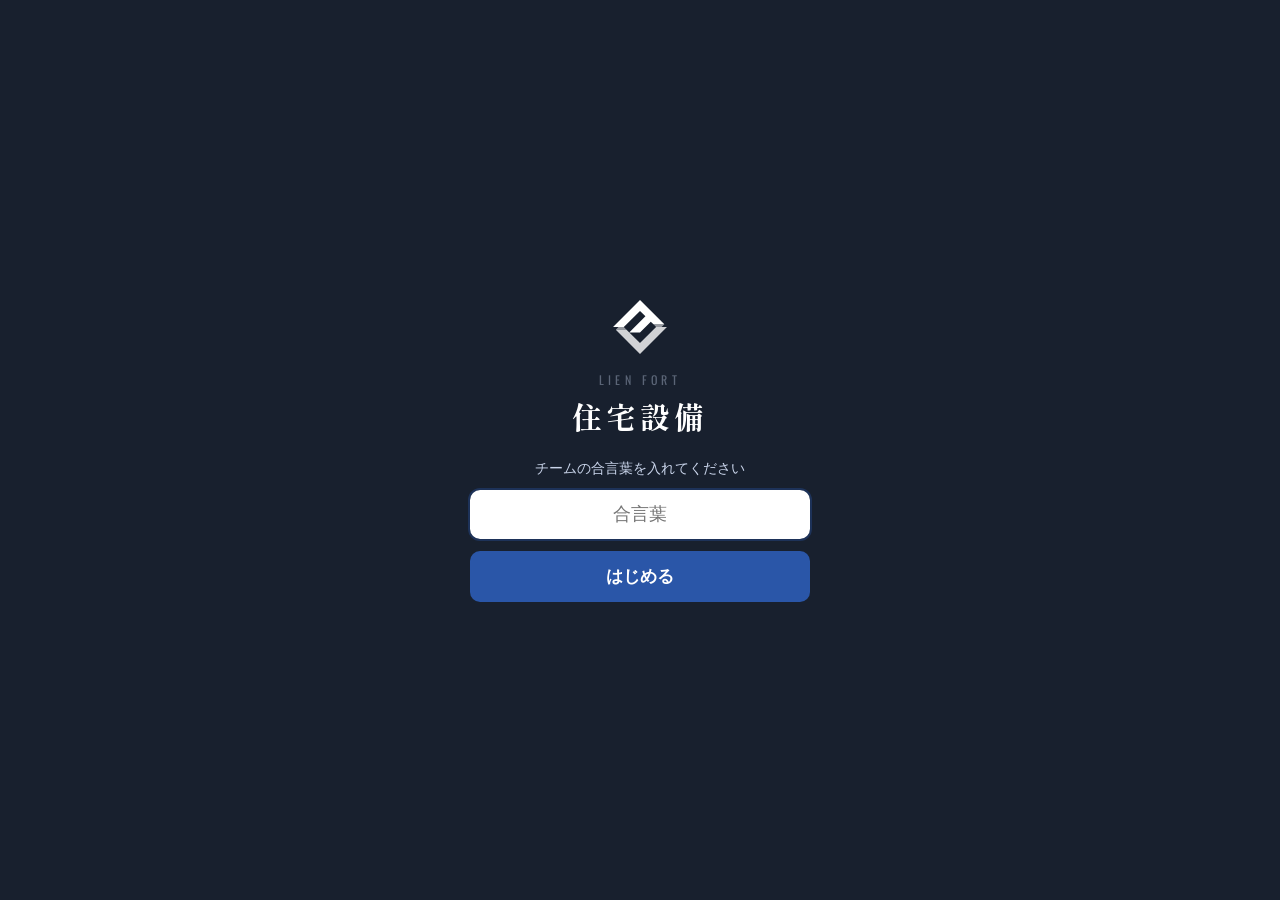
<file: saiji.html>
<!DOCTYPE html>
<html>
<head>
<base target="_top">
<meta charset="utf-8">
<meta name="viewport" content="width=device-width, initial-scale=1, maximum-scale=1, viewport-fit=cover">
<meta name="apple-mobile-web-app-capable" content="yes">
<meta name="mobile-web-app-capable" content="yes">
<meta name="apple-mobile-web-app-status-bar-style" content="black-translucent">
<meta name="apple-mobile-web-app-title" content="住宅設備">
<meta name="theme-color" content="#18202e">
<link rel="manifest" href="manifest.webmanifest">
<link rel="apple-touch-icon" href="icon-180.png">
<title>催事</title>
<script src="api.js"></script>
<style>
  * { box-sizing: border-box; -webkit-tap-highlight-color: transparent; }
  body { margin: 0; padding: 12px 14px 40px; font-family: -apple-system, sans-serif; background: #f4f5f7; color: #222; }
  select, input, textarea { font-size: 16px; padding: 9px 10px; border-radius: 10px; border: 1px solid #ccc; background: #fff; font-family: inherit; width: 100%; }
  .tabs { display: flex; gap: 6px; margin-bottom: 10px; }
  .tabs button { flex: 1; padding: 10px 6px; font-size: 15px; font-weight: 600; border-radius: 10px; border: 1px solid #ccc; background: #fff; }
  .tabs .reg { flex: 1.3; display: flex; align-items: center; justify-content: center; border-radius: 10px; background: #2a56a8; color: #fff; font-weight: 700; font-size: 15px; text-decoration: none; }
  .card.close { cursor: default; margin-bottom: 12px; } .card.close label { display: block; font-size: 12px; margin: 8px 0 3px; }
  .row { display: grid; grid-template-columns: repeat(auto-fit, minmax(140px, 1fr)); gap: 8px; margin-bottom: 10px; }
  .grid { display: grid; grid-template-columns: repeat(auto-fill, minmax(320px, 1fr)); gap: 10px; }
  .card { background: #fff; border-radius: 14px; padding: 12px 14px; cursor: pointer; }
  .card .t { display: flex; justify-content: space-between; align-items: baseline; gap: 8px; }
  .card .t b { font-size: 16px; } .card .t span { font-size: 12px; white-space: nowrap; }
  .kv { display: grid; grid-template-columns: repeat(3, minmax(0, 1fr)); gap: 6px 10px; margin-top: 8px; }
  .kv div { display: flex; flex-direction: column; } .kv small { font-size: 11px; } .kv b { font-size: 15px; font-family: var(--num, sans-serif); }
  .chip { font-size: 12px; padding: 2px 9px; border-radius: 10px; font-weight: 600; white-space: nowrap; }
  .meta { font-size: 13px; margin-top: 4px; }
  .note { font-size: 13px; margin: 6px 0; }
  #msg { text-align: center; font-size: 14px; min-height: 20px; margin: 6px 0; }
  .sheet { display: none; position: fixed; inset: 0; z-index: 20; overflow-y: auto; padding: 16px 16px 40px; }
  .sheet.open { display: block; }
  .sheet .in { max-width: 640px; margin: 0 auto; }
  .sheet h3 { margin: 4px 0 2px; font-size: 18px; }
  .sheet label { display: block; font-size: 13px; margin: 12px 0 4px; }
  .ro { padding: 9px 2px; font-size: 15px; }
  .acts { display: flex; gap: 10px; margin-top: 18px; position: sticky; bottom: 0; padding: 10px 0; background: var(--bg, #f4f5f7); }
  .acts button { flex: 1; padding: 13px; font-size: 16px; font-weight: 600; border-radius: 12px; border: 0; }
  .two { display: grid; grid-template-columns: repeat(2, minmax(0, 1fr)); gap: 0 10px; }
  .hide { display: none !important; }
  #overlay { display: none; position: fixed; inset: 0; z-index: 30; align-items: center; justify-content: center; flex-direction: column; font-weight: 600; }
  body.busy #overlay { display: flex; }
  .spinner { width: 44px; height: 44px; border: 5px solid #ccc; border-top-color: #2a56a8; border-radius: 50%; animation: spin .8s linear infinite; margin-bottom: 10px; }
  @keyframes spin { to { transform: rotate(360deg); } }
</style>
<link href="https://fonts.googleapis.com/css2?family=Inter:wght@500;700;800&family=Oswald:wght@400;500&family=Shippori+Mincho+B1:wght@700&display=swap" rel="stylesheet">
<script>
  // 明るい・暗い：端末の設定に合わせる。右上のボタンで切り替えると、その端末に覚える（lfTheme）
  (function () { try { var t = localStorage.getItem('lfTheme'); if (t) document.documentElement.setAttribute('data-theme', t); } catch (e) {} })();
</script>
<style>
  /* 住宅設備アプリ共通のデザイン（2026-11-18 作り直し：明るい・暗い、パソコンは左にメニュー）。
     色は Lien Fort（lienfort.co.jp）の紺と青。各画面の style より後に読むので上書きになる */
  :root { --ink: #18202e; --blue: #2a56a8; --btn: #2a56a8; --sub: #5b6577; --line: #e2e7ef; --bg: #f3f5f9; --pale: #eef2f9;
          --surface: #fff; --surface2: #f6f8fb; --track: #e9edf3; --bar: #18202e; --chip: #18202e; --chipInk: #fff;
          --veil: rgba(243,245,249,.72); --shadow: 0 1px 2px rgba(24,32,46,.06), 0 8px 24px rgba(24,32,46,.05);
          --pend: #fff3cd; --pendInk: #7a5b00; --goodBg: #eafaf0; --badBg: #fdecea;
          --en: Oswald, "Arial Narrow", sans-serif; --num: Inter, "Hiragino Sans", sans-serif; color-scheme: light; }
  @media (prefers-color-scheme: dark) {
    :root:not([data-theme="light"]) { --ink: #eef2f8; --blue: #7fa2e8; --sub: #9aa6b8; --line: #263042; --bg: #0d121b; --pale: #1c2433;
          --surface: #161d29; --surface2: #1c2433; --track: #263042; --bar: #0a0f17; --chip: #eef2f8; --chipInk: #0d121b;
          --veil: rgba(13,18,27,.72); --shadow: none; --pend: #3a3216; --pendInk: #f0d58a; --goodBg: #12301f; --badBg: #3a1a1a; color-scheme: dark; }
  }
  :root[data-theme="dark"] { --ink: #eef2f8; --blue: #7fa2e8; --sub: #9aa6b8; --line: #263042; --bg: #0d121b; --pale: #1c2433;
          --surface: #161d29; --surface2: #1c2433; --track: #263042; --bar: #0a0f17; --chip: #eef2f8; --chipInk: #0d121b;
          --veil: rgba(13,18,27,.72); --shadow: none; --pend: #3a3216; --pendInk: #f0d58a; --goodBg: #12301f; --badBg: #3a1a1a; color-scheme: dark; }

  body { background: var(--bg) !important; color: var(--ink) !important; padding: 0 14px 40px !important;
         font-family: "Hiragino Sans", "Noto Sans JP", "Yu Gothic", sans-serif !important; }

  /* 上の帯 */
  .lf-bar { position: sticky; top: 0; z-index: 5; display: flex; align-items: center; gap: 12px; margin: 0 -14px 14px; padding: 12px 14px;
            background: var(--bar); color: #fff; }
  .lf-back { flex: none; width: 36px; height: 36px; display: flex; align-items: center; justify-content: center; padding-bottom: 3px;
             border: 1px solid rgba(255,255,255,.18); border-radius: 10px; color: #fff; text-decoration: none; font-size: 24px; }
  .lf-t small { display: block; font-family: var(--en); font-size: 10px !important; letter-spacing: .3em; color: #8fa6cf !important; }
  .lf-t b { font-size: 17px; letter-spacing: .05em; color: #fff; }
  .lf-theme { flex: none; margin-left: auto; width: 36px; height: 36px; display: flex; align-items: center; justify-content: center;
              border: 1px solid rgba(255,255,255,.18); border-radius: 10px; background: rgba(255,255,255,.06); color: #fff; padding: 0; cursor: pointer; }
  .lf-theme svg { width: 18px; height: 18px; fill: none; stroke: currentColor; stroke-width: 1.8; stroke-linecap: round; }
  .lf-bar .who ~ .lf-theme, .lf-bar .lf-theme ~ .who { margin-left: 8px; }

  /* 入力欄 */
  select, input, textarea { background: var(--surface) !important; color: var(--ink) !important; border: 1px solid var(--line) !important; }
  select:focus, input:focus, textarea:focus { outline: 2px solid rgba(42,86,168,.35); border-color: var(--blue) !important; }
  input[type="checkbox"], input[type="radio"] { accent-color: var(--btn); }
  h2, h3, .card h3 { letter-spacing: .03em; color: var(--ink) !important; }
  label, .note, .sub, small, #msg, .legend, .count, .calc, .coord, .state, .card dt, .gcard p { color: var(--sub) !important; }
  td.s small, .shd td.c small, button.r small, .tiles a.app.main small { color: rgba(255,255,255,.85) !important; } td.s.last small { color: #5c4b00 !important; }

  /* 面（カード・表・パネル） */
  .card, .summary, .summary > div, .tbl, .gcard, .sheet .in, #close, .visit, .panel, .find, .fab, .showBtn,
  td.d, .mon td, .shd td:not(.c), .checks label, #sale .checks label, .sheet .kinds label, .names button, #pickList button {
    background: var(--surface) !important; border-color: var(--line) !important; color: var(--ink); }
  .card, .tbl, .summary > div, .summary, .gcard, .visit { border: 1px solid var(--line) !important; border-radius: 16px !important; box-shadow: var(--shadow) !important; }
  .card summary, .req { color: var(--blue) !important; }
  .summary div { font-size: 12px; color: var(--sub); }
  .summary b, .big, .rk .v, .v, .gy td b { font-family: var(--num) !important; font-variant-numeric: tabular-nums; letter-spacing: -.01em; }
  .summary b { font-weight: 800; font-size: 28px !important; color: var(--ink); }
  .big { font-weight: 800 !important; color: var(--ink) !important; }
  .bar, .left .bar { background: var(--track) !important; }
  .bar i, .left .bar i { background: var(--btn) !important; } .bar i.ok { background: #27ae60 !important; }
  td.d.today, .mon td.today { border-color: var(--blue) !important; color: var(--blue); }
  td.s.free { background: var(--btn) !important; }
  td.s.block { background: var(--pale) !important; }
  .legend span:first-child i { background: var(--btn) !important; }
  .sec { border-top-color: var(--line) !important; color: var(--ink); }
  .st { background: var(--pale) !important; color: var(--ink) !important; }
  .st.shoho { background: #8e44ad !important; color: #fff !important; }
  .st.x { background: var(--badBg) !important; color: #e06b5f !important; }
  #pending { background: var(--pend) !important; color: var(--pendInk) !important; }
  .checks label, #sale .checks label, .sheet .kinds label { color: var(--ink) !important; }

  /* 表（KPI） */
  table { color: var(--ink); }
  th { background: var(--surface2) !important; color: var(--sub) !important; border-color: var(--line) !important; }
  td { border-color: var(--line) !important; }
  .tbl td:first-child { background: var(--surface) !important; }
  .tbl th:first-child, tr.total td { background: var(--surface2) !important; }
  td.good { background: var(--goodBg) !important; } td.bad { background: var(--badBg) !important; }

  /* ボタン。結果ボタンの色（成約＝緑など）は見分けやすさのため各画面のまま */
  button { font-family: inherit; }
  button.r { border-radius: 14px !important; box-shadow: 0 2px 0 rgba(0,0,0,.14); letter-spacing: .03em; }
  .undo, .listbtn, .nav button, .btns > *, .cancel, .seg button, .gyreset, .admin button, .opts button, .two button, .links button,
  .sides button, .close-btn, .choice button, .kinds button, .pc button, #goalEdit, .del, .add {
    background: var(--surface) !important; border: 1px solid var(--line) !important; color: var(--ink) !important; }
  .listbtn, .btns > *, .btns .map, .links button, .two button, #goalEdit, .close-btn { color: var(--blue) !important; }
  .del { color: #e06b5f !important; border-color: rgba(224,107,95,.5) !important; }
  .add { border: 2px dashed var(--blue) !important; color: var(--blue) !important; }
  .ok, .acts .ok, .gcard .go, #close .ok { background: var(--btn) !important; color: #fff !important; }
  .tabs { gap: 6px !important; }
  .tabs button, .seg button { border-radius: 999px !important; border: 1px solid var(--line) !important; background: var(--surface) !important; color: var(--sub) !important; font-weight: 600; }
  .tabs button.on, .seg button.on, .opts button.on, .choice button.on, .sides button.on, .showBtn.on {
    background: var(--chip) !important; border-color: var(--chip) !important; color: var(--chipInk) !important; }
  .kinds button.on { background: #8e44ad !important; border-color: #8e44ad !important; color: #fff !important; }
  #clockBtn { background: var(--pale) !important; color: var(--ink) !important; }
  #clockBtn.on { background: var(--badBg) !important; color: #e06b5f !important; }
  #placeBtn { background: var(--surface) !important; }
  #findList button { color: var(--ink) !important; border-top-color: var(--line) !important; }
  .fab, .fab * { color: var(--blue) !important; } #layerBtn, #findBtn, .showBtn { color: var(--ink) !important; }
  #areaChip { background: var(--surface) !important; color: var(--ink) !important; } #areaChip button { background: var(--pale) !important; color: var(--ink) !important; }

  /* ランキング：1〜3位は丸い数字（金・銀・銅） */
  .rk .n { font-family: var(--num); }
  .rk.m1 .n, .rk.m2 .n, .rk.m3 .n { width: 26px; height: 26px; margin: 0 auto; border-radius: 50%; display: flex; align-items: center; justify-content: center;
                                    font-size: 13px; font-weight: 800; }
  .rk.m1 .n { background: #e9c46a; color: #18202e !important; }
  .rk.m2 .n { background: #cfd5de; color: #18202e !important; }
  .rk.m3 .n { background: #dcae86; color: #18202e !important; }
  /* 目立たせるカード（チーム売上など） */
  .card.feature { background: #18202e !important; border-color: #18202e !important; color: #fff; }
  :root[data-theme="dark"] .card.feature { background: #1d2a44 !important; border-color: #2c3d5f !important; }
  .card.feature h3, .card.feature .big { color: #fff !important; }
  .card.feature .sub, .card.feature h3 small { color: #b8c4d8 !important; }
  .card.feature .bar { background: rgba(255,255,255,.14) !important; } .card.feature .bar i { background: #5b8def !important; }

  /* 重なる画面（入力・一覧など）と読み込み中 */
  .sheet, #sale, #list, #pick { background: var(--bg) !important; }
  #pickList button { border-color: var(--line) !important; }
  #overlay { background: var(--veil) !important; color: var(--ink); }
  #goalBox { background: rgba(0,0,0,.55) !important; }
  .spinner { border-color: var(--track) !important; border-top-color: var(--btn) !important; }

  /* パソコン：左にメニュー（#lfSide は下のスクリプトで作る） */
  #lfSide { display: none; }
  @media (min-width: 1024px) {
    body.lf-side { padding-left: 264px !important; padding-right: 32px !important; }
    body.lf-side .lf-bar { margin: 0 -32px 20px; padding-left: 32px; padding-right: 32px; }
    body.lf-side .lf-back { display: none; }
    body.lf-side > .hero { margin-left: -32px !important; margin-right: -32px !important; padding-left: 40px !important; }
    #lfSide { display: flex; position: fixed; left: 0; top: 0; bottom: 0; width: 232px; z-index: 40; flex-direction: column; gap: 22px;
              padding: 26px 14px; box-sizing: border-box; overflow-y: auto; background: #111824; color: #eef2f8; }
    #lfSide .lg { display: block; padding: 0 10px; text-decoration: none; color: #eef2f8; }
    #lfSide .lg small { display: block; font-family: var(--en); font-size: 11px; letter-spacing: .35em; color: #7fa2e8; }
    #lfSide .lg b { font-family: "Shippori Mincho B1", serif; font-size: 22px; letter-spacing: .12em; }
    #lfSide nav { display: flex; flex-direction: column; gap: 2px; }
    #lfSide nav a { display: flex; align-items: center; gap: 10px; padding: 10px 12px; border-radius: 10px; color: #b8c4d8; text-decoration: none; font-size: 14px; }
    #lfSide nav a:hover { background: #1a2333; color: #fff; }
    #lfSide nav a.on { background: #2a56a8; color: #fff; font-weight: 700; }
    #lfSide nav a span { font-family: var(--en); font-size: 9px; letter-spacing: .2em; color: #6f82a6; width: 58px; flex: none; }
    #lfSide nav a.on span { color: #c9d8f7; }
  }
</style>
<script>
  // 右上の明るい・暗いボタンと、パソコンの左メニュー
  document.addEventListener('DOMContentLoaded', function () {
    var root = document.documentElement;
    var dark = function () { var t = root.getAttribute('data-theme'); return t ? t === 'dark' : matchMedia('(prefers-color-scheme: dark)').matches; };
    var SUN = '<svg viewBox="0 0 24 24"><circle cx="12" cy="12" r="4"/><path d="M12 2v2M12 20v2M4.9 4.9l1.4 1.4M17.7 17.7l1.4 1.4M2 12h2M20 12h2M4.9 19.1l1.4-1.4M17.7 6.3l1.4-1.4"/></svg>';
    var MOON = '<svg viewBox="0 0 24 24"><path d="M21 12.8A9 9 0 1 1 11.2 3a7 7 0 0 0 9.8 9.8z"/></svg>';
    var host = document.querySelector('.lf-bar') || document.querySelector('.hero');
    if (host) {
      var b = document.createElement('button');
      b.type = 'button'; b.className = 'lf-theme';
      var paint = function () { b.innerHTML = dark() ? SUN : MOON; b.setAttribute('aria-label', dark() ? '明るい表示にする' : '暗い表示にする'); };
      b.onclick = function () { var t = dark() ? 'light' : 'dark'; root.setAttribute('data-theme', t); try { localStorage.setItem('lfTheme', t); } catch (e) {} paint(); };
      paint();
      if (host.classList.contains('hero')) { b.style.position = 'absolute'; b.style.top = '18px'; b.style.right = '16px'; b.style.zIndex = '2'; host.appendChild(b); }
      else host.insertBefore(b, host.querySelector('.who'));
    }
    // 地図の画面は全面を地図に使うので左メニューを出さない
    if (document.getElementById('map')) return;
    var gh = /github\.io$/.test(location.hostname);
    var a0 = document.querySelector('a.lf-back, a[href*="?page="]');
    var base = a0 ? a0.href.split('?')[0] : '';
    var MAP = 'map.html';
    var PAGES = [['yotei', '商談予定', 'SCHEDULE'], ['tataki', '叩きカウンター', 'COUNTER'],
                 ['saiji', '催事', 'REPORT'], ['sales', '売上', 'SALES'],
                 ['kpi', 'KPI・ランキング', 'KPI'], ['settings', '設定', 'SETTINGS'], ['map', '営業マップ', 'MAP']];
    var href = function (k) { return k === 'map' ? (gh ? 'map.html' : MAP) : gh ? (k === 'menu' ? 'index.html' : k + '.html') : base + (k === 'menu' ? '' : '?page=' + k); };
    var title = (document.querySelector('.lf-t b') || {}).textContent || '';
    var file = location.pathname.split('/').pop();
    var esc = function (s) { return String(s).replace(/[&<>"]/g, function (c) { return { '&': '&amp;', '<': '&lt;', '>': '&gt;', '"': '&quot;' }[c]; }); };
    var side = document.createElement('aside');
    side.id = 'lfSide';
    side.innerHTML = '<a class="lg" target="_top" href="' + esc(href('menu')) + '"><small>LIEN FORT</small><b>住宅設備</b></a><nav>' + PAGES.map(function (p) {
      var on = gh ? file === p[0] + '.html' : title.replace('催事 お客様登録', '催事のお客様登録') === p[1];
      return '<a target="_top" class="' + (on ? 'on' : '') + '" href="' + esc(href(p[0])) + '"><span>' + p[2] + '</span>' + p[1] + '</a>';
    }).join('') + '</nav>';
    document.body.appendChild(side);
    document.body.classList.add('lf-side');
  });
</script>
<link rel="stylesheet" href="app.css">
</head>
<body>
  <header class="lf-bar"><a href="index.html" class="lf-back" aria-label="メニュー">‹</a><div class="lf-t"><small>LIEN FORT</small><b>催事</b></div></header>
  <div class="tabs"><a class="reg" href="ap.html">＋ お客様登録</a><button data-v="nippo" class="on">日報</button><button data-v="cust">お客様</button></div>
  <div id="msg"></div>
  <div id="nippoBox">
    <div class="card close" id="closeCard">
      <div class="t"><b>今日の締め</b><span>会場ごと・1日1回</span></div>
      <div class="two"><div><label>催事会場</label><select id="cVenue"></select></div><div><label>日付</label><input id="cDate" type="date"></div></div>
      <div class="two">
        <div><label>スタッフ数</label><input id="c-staff" type="number" inputmode="numeric" min="0"></div>
        <div><label>キャッチ配布数</label><input id="c-dist" type="number" inputmode="numeric" min="0"></div>
        <div><label>キャッチ成功数</label><input id="c-catch" type="number" inputmode="numeric" min="0"></div>
        <div><label>抽選参加数</label><input id="c-lottery" type="number" inputmode="numeric" min="0"></div>
        <div><label>着座_両面</label><input id="c-seatW" type="number" inputmode="numeric" min="0"></div>
        <div><label>着座_片面</label><input id="c-seatS" type="number" inputmode="numeric" min="0"></div>
        <div><label>戸建数</label><input id="c-house" type="number" inputmode="numeric" min="0"></div>
      </div>
      <div class="note" id="cCalc"></div>
      <button class="ok" id="cSend" style="width:100%;padding:13px;font-size:16px;font-weight:600;border-radius:12px;border:0">締めを送る</button>
      <div class="note">アポ獲得数（両面・片面）は、登録したお客様から自動で数えます。同じ日・会場で送り直すと上書きします。</div>
    </div>
    <div class="row"><select id="nMonth" aria-label="月"></select><select id="nVenue" aria-label="会場"></select></div>
    <div class="note" id="nCount"></div>
    <div class="grid" id="nList"></div>
  </div>
  <div id="custBox" class="hide">
    <div class="row"><input id="cq" placeholder="名前・会場・エリア・電話で探す"><select id="cStatus" aria-label="進捗ステータス"></select><select id="cWho" aria-label="担当"></select></div>
    <div class="note" id="cCount"></div>
    <div class="grid" id="cList"></div>
  </div>

  <div class="sheet" id="edit"><div class="in">
    <h3 id="eTitle"></h3><div class="note" id="eSub"></div>
    <div id="eForm"></div>
    <div class="acts"><button class="cancel" id="eCancel">やめる</button><button class="ok" id="eSave">保存</button></div>
  </div></div>
  <datalist id="dlNames"></datalist><datalist id="dlVenues"></datalist><datalist id="dlProducts"></datalist>
  <div id="overlay"><div class="spinner"></div>読み込み中…</div>

<script>
  // 催事日報と催事顧客管理を見る・直す（全員）。数式のマスは直せない（シートの自動計算のまま）
  const $ = id => document.getElementById(id);
  const esc = s => String(s == null ? '' : s).replace(/[&<>"]/g, c => ({ '&': '&amp;', '<': '&lt;', '>': '&gt;', '"': '&quot;' })[c]);
  const store = (k, v) => { try { if (v === undefined) return localStorage.getItem(k); localStorage.setItem(k, v); } catch (e) {} };
  const WD = '日月火水木金土';
  const dayText = s => { const d = new Date(s + 'T00:00'); return (d.getMonth() + 1) + '/' + d.getDate() + '(' + WD[d.getDay()] + ')'; };
  const ST_COLOR = { 'アポ獲得': '#2a56a8', '図面回収完了': '#5b8def', '商談前': '#8e44ad', '現調・見積': '#e67e22', '成約': '#27ae60', '工事完了': '#1e8449', '連系完了': '#145a32', '検討・保留': '#8a93a3', '失注': '#c0392b' };
  let D = null, view = 'nippo', editing = null, nMonthSel = null;

  function setBusy(on, t) { document.body.classList.toggle('busy', on); if (t) $('overlay').lastChild.textContent = t; }
  function load() {
    try { D = JSON.parse(store('saijiCache') || 'null'); } catch (e) {}
    if (D) { render(); $('msg').textContent = '最新を読み込み中…'; } else setBusy(true, '読み込み中…');
    google.script.run.withSuccessHandler(got).withFailureHandler(e => { setBusy(false); $('msg').textContent = 'エラー: ' + e.message; }).saijiData();
  }
  function got(r) {
    setBusy(false); D = r; $('msg').textContent = '';
    store('saijiCache', JSON.stringify(r));
    render();
  }
  function render() {
    document.querySelectorAll('.tabs button').forEach(b => b.classList.toggle('on', b.dataset.v === view));
    $('nippoBox').classList.toggle('hide', view !== 'nippo'); $('custBox').classList.toggle('hide', view !== 'cust');
    $('dlNames').innerHTML = D.names.map(n => '<option value="' + esc(n) + '">').join('');
    $('dlVenues').innerHTML = D.venues.map(n => '<option value="' + esc(n) + '">').join('');
    $('dlProducts').innerHTML = D.products.map(n => '<option value="' + esc(n) + '">').join('');
    if (view === 'nippo') renderNippo(); else renderCust();
  }
  function fillSelect(el, list, first) {
    const cur = el.value;
    el.innerHTML = '<option value="">' + first + '</option>' + list.map(x => '<option>' + esc(x) + '</option>').join('');
    el.value = list.includes(cur) ? cur : '';
  }

  // ===== 日報 =====
  function renderNippo() {
    closeInit();
    const months = [...new Set(D.nippo.map(r => r.date.slice(0, 7)))].sort().reverse();
    $('nMonth').innerHTML = '<option value="">すべての月</option>' + months.map(m => '<option value="' + m + '">' + Number(m.slice(0, 4)) + '年' + Number(m.slice(5)) + '月</option>').join('');
    $('nMonth').value = nMonthSel !== null ? nMonthSel : (months.includes(D.today.slice(0, 7)) ? D.today.slice(0, 7) : months[0] || '');
    fillSelect($('nVenue'), [...new Set(D.nippo.map(r => r.venue))].sort(), 'すべての会場');
    const m = $('nMonth').value, v = $('nVenue').value;
    const list = D.nippo.filter(r => (!m || r.date.startsWith(m)) && (!v || r.venue === v)).sort((a, b) => b.date.localeCompare(a.date) || a.venue.localeCompare(b.venue));
    $('nCount').textContent = list.length + '件（押すと配布数などを直せます。灰色の数字はシートの自動計算）';
    $('nList').innerHTML = '';
    list.forEach(r => {
      const c = document.createElement('div');
      c.className = 'card';
      c.innerHTML = '<div class="t"><b>' + esc(dayText(r.date) + ' ' + r.venue) + '</b><span>' + esc(r.d[D.nhead.indexOf('アポ獲得数')] ? 'アポ ' + r.d[D.nhead.indexOf('アポ獲得数')] : '') + '</span></div><div class="kv">' +
        D.nhead.slice(2).map((h, j) => h ? '<div><small>' + esc(h) + '</small><b style="' + (D.nedit.includes(j + 4) ? '' : 'opacity:.7') + '">' + esc(r.d[j + 2] || '-') + '</b></div>' : '').join('') + '</div>';
      c.onclick = () => openNippo(r);
      $('nList').appendChild(c);
    });
  }
  function openNippo(r) {
    editing = { kind: 'nippo', r: r };
    $('eTitle').textContent = dayText(r.date) + ' ' + r.venue;
    $('eSub').textContent = '催事日報。自動計算の数字（失注・着座・アポ数・成約率など）は直せません';
    $('eForm').innerHTML = '<div class="two">' + D.nedit.map(c => '<div><label>' + esc(D.nhead[c - 2] || c) + '</label><input type="number" inputmode="numeric" min="0" data-c="' + c + '" value="' + esc(String(r.d[c - 2] || '').replace(/,/g, '')) + '"></div>').join('') + '</div>';
    $('edit').classList.add('open');
  }

  // ===== 今日の締め（2026-11-23 お客様登録から移した） =====
  const CLOSE = ['staff', 'dist', 'catch', 'lottery', 'seatW', 'seatS', 'house'];
  const cnum = k => $('c-' + k).value === '' ? '' : Number($('c-' + k).value);
  function closeInit() {
    const cur = $('cVenue').value || store('ap-venue') || '';
    $('cVenue').innerHTML = '<option value="">選んでください</option>' + D.venues.map(v => '<option>' + esc(v) + '</option>').join('');
    $('cVenue').value = D.venues.includes(cur) ? cur : '';
    if (!$('cDate').value) $('cDate').value = D.today;
    closeCalc();
  }
  function closeCalc() {
    const d = cnum('dist'), c = cnum('catch'), w = cnum('seatW'), s = cnum('seatS');
    $('cCalc').textContent = 'キャッチ失注数：' + (d === '' ? '-' : d - (c || 0)) + '　着座数：' + (w === '' && s === '' ? '-' : (w || 0) + (s || 0));
  }
  function closeSend() {
    const it = { id: Date.now() + '-' + Math.random().toString(36).slice(2, 8), venue: $('cVenue').value, date: $('cDate').value };
    CLOSE.forEach(k => it[k] = cnum(k));
    if (!it.venue || !it.date) { alert('催事会場と日付を入れてください'); return; }
    if (CLOSE.some(k => it[k] === '' || it[k] < 0)) { alert('数字を全部入れてください（0 も入れられます）'); return; }
    if (it.catch > it.dist) { alert('キャッチ成功数が配布数より多くなっています'); return; }
    if (!confirm(it.date + ' ' + it.venue + '\n配布 ' + it.dist + '・成功 ' + it.catch + '・着座 ' + (it.seatW + it.seatS) + '\nこの内容で送りますか？')) return;
    store('ap-venue', it.venue);
    setBusy(true, '送信中…');
    google.script.run.withSuccessHandler(r => {
      if (r.errors && r.errors.length) { setBusy(false); alert(r.errors.join('\n')); return; }
      CLOSE.forEach(k => $('c-' + k).value = '');
      google.script.run.withSuccessHandler(x => { got(x); $('msg').textContent = '締めを送りました：' + it.date + ' ' + it.venue; }).withFailureHandler(fail0).saijiData();
    }).withFailureHandler(e => { setBusy(false); alert(e.message); }).addNippo([it]);
  }
  const fail0 = e => { setBusy(false); $('msg').textContent = 'エラー: ' + e.message; };

  // ===== お客様 =====
  const CI = { no: 0, date: 1, venue: 2, customer: 3, age: 4, tel: 5, area: 6, cc: 7, qp: 8, ap: 9, cl: 10, status: 11, next: 12, survey: 13, price: 18 };
  function renderCust() {
    fillSelect($('cStatus'), D.statuses, 'すべてのステータス');
    fillSelect($('cWho'), D.names, 'すべての担当');
    const q = $('cq').value.trim(), s = $('cStatus').value, w = $('cWho').value;
    const list = D.cust.filter(c => (!s || c.v[CI.status] === s) && (!w || [CI.cc, CI.qp, CI.ap, CI.cl].some(i => c.v[i] === w)) &&
      (!q || [CI.customer, CI.venue, CI.area, CI.tel, CI.no].some(i => String(c.v[i]).includes(q))))
      .sort((a, b) => String(b.v[CI.date]).localeCompare(String(a.v[CI.date])) || Number(b.no) - Number(a.no));
    $('cCount').textContent = list.length + '人' + (list.length > 200 ? '（新しい200人を表示。探すと絞れます）' : '');
    $('cList').innerHTML = '';
    list.slice(0, 200).forEach(c => {
      const v = c.v, el = document.createElement('div');
      el.className = 'card';
      el.innerHTML = '<div class="t"><b>' + esc(v[CI.customer]) + '</b><span class="chip" style="background:' + (ST_COLOR[v[CI.status]] || '#8a93a3') + ';color:#fff">' + esc(v[CI.status] || '未設定') + '</span></div>' +
        '<div class="meta">' + esc((v[CI.date] ? dayText(v[CI.date]) + ' ' : '') + v[CI.venue] + (v[CI.area] ? ' ／ ' + v[CI.area] : '')) + '</div>' +
        '<div class="meta">AP ' + esc(v[CI.ap] || '-') + ' ／ CL ' + esc(v[CI.cl] || '-') + (v[CI.next] ? ' ／ 次回 ' + esc(dayText(v[CI.next])) : '') + '</div>';
      el.onclick = () => openCust(c);
      $('cList').appendChild(el);
    });
  }
  function openCust(c) {
    editing = { kind: 'cust', c: c };
    $('eTitle').textContent = c.v[CI.customer];
    $('eSub').textContent = '管理No ' + c.no + '（催事顧客管理）';
    $('eForm').innerHTML = D.head.map((h, j) => {
      const col = j + 2, t = D.edit[col], val = c.v[j] == null ? '' : String(c.v[j]);
      if (!t || c.fx.includes(col)) return '<label>' + esc(h) + '</label><div class="ro">' + esc(val || '-') + '</div>';
      let f;
      if (t === 'status') f = '<select data-c="' + col + '"><option value=""></option>' + D.statuses.map(s => '<option' + (s === val ? ' selected' : '') + '>' + esc(s) + '</option>').join('') + '</select>';
      else if (t === 'date') f = '<input type="date" data-c="' + col + '" value="' + esc(/^\d{4}-\d\d-\d\d$/.test(val) ? val : '') + '">';
      else if (col === 23) f = '<textarea rows="3" data-c="' + col + '">' + esc(val) + '</textarea>';
      else f = '<input data-c="' + col + '"' + (t === 'number' ? ' inputmode="numeric"' : t === 'tel' ? ' type="tel"' : '') +
        (t === 'name' ? ' list="dlNames"' : col === 4 ? ' list="dlVenues"' : col === 19 ? ' list="dlProducts"' : '') + ' value="' + esc(val) + '">';
      return '<label>' + esc(h) + '</label>' + f;
    }).join('');
    $('edit').classList.add('open');
  }

  // ===== 保存 =====
  function save() {
    const ins = [...$('eForm').querySelectorAll('[data-c]')];
    const done = r => { $('edit').classList.remove('open'); got(r); $('msg').textContent = '保存しました'; };
    const fail = e => { setBusy(false); alert(e.message); };
    if (editing.kind === 'nippo') {
      const vals = {};
      ins.forEach(i => vals[i.dataset.c] = i.value);
      setBusy(true, '保存中…');
      google.script.run.withSuccessHandler(done).withFailureHandler(fail).saijiSaveNippo(editing.r.date, editing.r.venue, vals);
    } else {
      const c = editing.c, ch = {};
      ins.forEach(i => { const j = i.dataset.c - 2, old = c.v[j] == null ? '' : String(c.v[j]); if (i.value.trim() !== old.trim()) ch[i.dataset.c] = i.value; });
      if (!Object.keys(ch).length) { $('edit').classList.remove('open'); return; }
      setBusy(true, '保存中…');
      google.script.run.withSuccessHandler(done).withFailureHandler(fail).saijiSaveCust(c.no, c.v[CI.customer], ch);
    }
  }

  document.querySelectorAll('.tabs button').forEach(b => b.onclick = () => { view = b.dataset.v; store('saijiView', view); render(); });
  $('nMonth').onchange = () => { nMonthSel = $('nMonth').value; renderNippo(); };
  $('nVenue').onchange = renderNippo;
  ['cStatus', 'cWho'].forEach(id => $(id).onchange = renderCust);
  $('cq').oninput = renderCust;
  $('eCancel').onclick = () => $('edit').classList.remove('open');
  $('eSave').onclick = save;
  CLOSE.forEach(k => $('c-' + k).oninput = closeCalc);
  $('cSend').onclick = closeSend;
  view = store('saijiView') === 'cust' ? 'cust' : 'nippo';
  load();
</script>
</body>
</html>
</file>
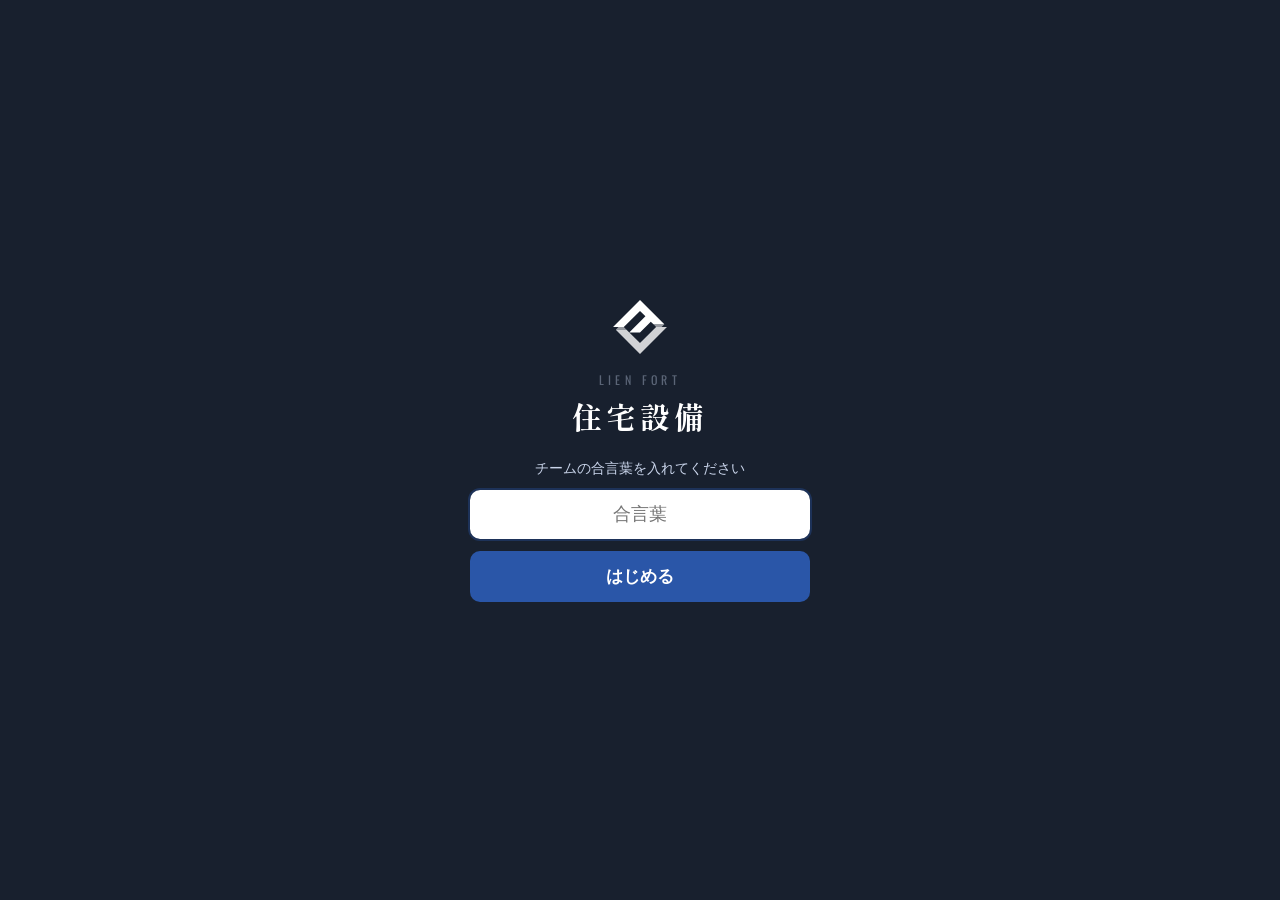
<file: sales.html>
<!DOCTYPE html>
<html>
<head>
<base target="_top">
<meta charset="utf-8">
<meta name="viewport" content="width=device-width, initial-scale=1, maximum-scale=1, viewport-fit=cover">
<meta name="apple-mobile-web-app-capable" content="yes">
<meta name="mobile-web-app-capable" content="yes">
<meta name="apple-mobile-web-app-status-bar-style" content="black-translucent">
<meta name="apple-mobile-web-app-title" content="住宅設備">
<meta name="theme-color" content="#18202e">
<link rel="manifest" href="manifest.webmanifest">
<link rel="apple-touch-icon" href="icon-180.png">
<title>売上</title>
<script src="api.js"></script>
<style>
  * { box-sizing: border-box; -webkit-tap-highlight-color: transparent; }
  body { margin: 0; padding: 12px 14px 40px; font-family: -apple-system, sans-serif; background: #f4f5f7; color: #222; }
  select, input, textarea { font-size: 16px; padding: 9px 10px; border-radius: 10px; border: 1px solid #ccc; background: #fff; font-family: inherit; width: 100%; }
  .row { display: grid; grid-template-columns: repeat(auto-fit, minmax(140px, 1fr)); gap: 8px; margin-bottom: 10px; }
  .grid { display: grid; grid-template-columns: repeat(auto-fill, minmax(min(320px, 100%), 1fr)); gap: 10px; }
  .card { background: #fff; border-radius: 14px; padding: 12px 14px; cursor: pointer; }
  .card .t { display: flex; justify-content: space-between; align-items: baseline; gap: 8px; }
  .card .t b { font-size: 16px; } .card .t span { font-size: 12px; white-space: nowrap; }
  .kv { display: grid; grid-template-columns: repeat(3, minmax(0, 1fr)); gap: 6px 10px; margin-top: 8px; }
  .kv div { display: flex; flex-direction: column; } .kv small { font-size: 11px; } .kv b { font-size: 15px; font-family: var(--num, sans-serif); }
  .chip { font-size: 12px; padding: 2px 9px; border-radius: 10px; font-weight: 600; white-space: nowrap; }
  .meta { font-size: 13px; margin-top: 4px; }
  .note { font-size: 13px; margin: 6px 0; }
  #msg { text-align: center; font-size: 14px; min-height: 20px; margin: 6px 0; }
  .sheet { display: none; position: fixed; inset: 0; z-index: 20; overflow-y: auto; padding: 16px 16px 40px; }
  .sheet.open { display: block; }
  .sheet .in { max-width: 640px; margin: 0 auto; }
  .sheet h3 { margin: 4px 0 2px; font-size: 18px; }
  .sheet label { display: block; font-size: 13px; margin: 12px 0 4px; }
  .ro { padding: 9px 2px; font-size: 15px; }
  .acts { display: flex; gap: 10px; margin-top: 18px; position: sticky; bottom: 0; padding: 10px 0; background: var(--bg, #f4f5f7); }
  .acts button { flex: 1; padding: 13px; font-size: 16px; font-weight: 600; border-radius: 12px; border: 0; }
  .two { display: grid; grid-template-columns: repeat(2, minmax(0, 1fr)); gap: 0 10px; }
  .hide { display: none !important; }
  #overlay { display: none; position: fixed; inset: 0; z-index: 30; align-items: center; justify-content: center; flex-direction: column; font-weight: 600; }
  body.busy #overlay { display: flex; }
  .spinner { width: 44px; height: 44px; border: 5px solid #ccc; border-top-color: #2a56a8; border-radius: 50%; animation: spin .8s linear infinite; margin-bottom: 10px; }
  @keyframes spin { to { transform: rotate(360deg); } }
  .fl { display: grid; grid-template-columns: 1fr 1fr; gap: 8px; margin-bottom: 10px; } .fl input { grid-column: 1 / -1; }
  .summary { display: flex; gap: 8px; flex-wrap: wrap; margin-bottom: 10px; }
  .summary > div { flex: 1 1 40%; min-width: 0; border-radius: 12px; padding: 8px 12px; }
  .summary small { display: block; font-size: 11px; } .summary b { font-size: 17px; font-family: var(--num, sans-serif); }
  .opts { display: flex; flex-wrap: wrap; gap: 6px; }
  .opts button { padding: 9px 14px; font-size: 15px; border-radius: 10px; border: 1px solid #ccc; background: #fff; font-weight: 600; }
  .opts button.on { background: #2a56a8; border-color: #2a56a8; color: #fff; }
  .chk { display: flex; align-items: center; gap: 10px; font-size: 16px; padding: 6px 0; }
  .chk input { width: 24px; height: 24px; }
  .dl { display: flex; gap: 8px; } .dl input { flex: 1; } .dl button { padding: 0 14px; border-radius: 10px; border: 1px solid #ccc; background: #fff; font-size: 14px; }
  .addsale { width: 100%; padding: 13px; font-size: 16px; font-weight: 700; border-radius: 12px; border: 0; margin-bottom: 4px; }
</style>
<link href="https://fonts.googleapis.com/css2?family=Inter:wght@500;700;800&family=Oswald:wght@400;500&family=Shippori+Mincho+B1:wght@700&display=swap" rel="stylesheet">
<script>
  // 明るい・暗い：端末の設定に合わせる。右上のボタンで切り替えると、その端末に覚える（lfTheme）
  (function () { try { var t = localStorage.getItem('lfTheme'); if (t) document.documentElement.setAttribute('data-theme', t); } catch (e) {} })();
</script>
<style>
  /* 住宅設備アプリ共通のデザイン（2026-11-18 作り直し：明るい・暗い、パソコンは左にメニュー）。
     色は Lien Fort（lienfort.co.jp）の紺と青。各画面の style より後に読むので上書きになる */
  :root { --ink: #18202e; --blue: #2a56a8; --btn: #2a56a8; --sub: #5b6577; --line: #e2e7ef; --bg: #f3f5f9; --pale: #eef2f9;
          --surface: #fff; --surface2: #f6f8fb; --track: #e9edf3; --bar: #18202e; --chip: #18202e; --chipInk: #fff;
          --veil: rgba(243,245,249,.72); --shadow: 0 1px 2px rgba(24,32,46,.06), 0 8px 24px rgba(24,32,46,.05);
          --pend: #fff3cd; --pendInk: #7a5b00; --goodBg: #eafaf0; --badBg: #fdecea;
          --en: Oswald, "Arial Narrow", sans-serif; --num: Inter, "Hiragino Sans", sans-serif; color-scheme: light; }
  @media (prefers-color-scheme: dark) {
    :root:not([data-theme="light"]) { --ink: #eef2f8; --blue: #7fa2e8; --sub: #9aa6b8; --line: #263042; --bg: #0d121b; --pale: #1c2433;
          --surface: #161d29; --surface2: #1c2433; --track: #263042; --bar: #0a0f17; --chip: #eef2f8; --chipInk: #0d121b;
          --veil: rgba(13,18,27,.72); --shadow: none; --pend: #3a3216; --pendInk: #f0d58a; --goodBg: #12301f; --badBg: #3a1a1a; color-scheme: dark; }
  }
  :root[data-theme="dark"] { --ink: #eef2f8; --blue: #7fa2e8; --sub: #9aa6b8; --line: #263042; --bg: #0d121b; --pale: #1c2433;
          --surface: #161d29; --surface2: #1c2433; --track: #263042; --bar: #0a0f17; --chip: #eef2f8; --chipInk: #0d121b;
          --veil: rgba(13,18,27,.72); --shadow: none; --pend: #3a3216; --pendInk: #f0d58a; --goodBg: #12301f; --badBg: #3a1a1a; color-scheme: dark; }

  body { background: var(--bg) !important; color: var(--ink) !important; padding: 0 14px 40px !important;
         font-family: "Hiragino Sans", "Noto Sans JP", "Yu Gothic", sans-serif !important; }

  /* 上の帯 */
  .lf-bar { position: sticky; top: 0; z-index: 5; display: flex; align-items: center; gap: 12px; margin: 0 -14px 14px; padding: 12px 14px;
            background: var(--bar); color: #fff; }
  .lf-back { flex: none; width: 36px; height: 36px; display: flex; align-items: center; justify-content: center; padding-bottom: 3px;
             border: 1px solid rgba(255,255,255,.18); border-radius: 10px; color: #fff; text-decoration: none; font-size: 24px; }
  .lf-t small { display: block; font-family: var(--en); font-size: 10px !important; letter-spacing: .3em; color: #8fa6cf !important; }
  .lf-t b { font-size: 17px; letter-spacing: .05em; color: #fff; }
  .lf-theme { flex: none; margin-left: auto; width: 36px; height: 36px; display: flex; align-items: center; justify-content: center;
              border: 1px solid rgba(255,255,255,.18); border-radius: 10px; background: rgba(255,255,255,.06); color: #fff; padding: 0; cursor: pointer; }
  .lf-theme svg { width: 18px; height: 18px; fill: none; stroke: currentColor; stroke-width: 1.8; stroke-linecap: round; }
  .lf-bar .who ~ .lf-theme, .lf-bar .lf-theme ~ .who { margin-left: 8px; }

  /* 入力欄 */
  select, input, textarea { background: var(--surface) !important; color: var(--ink) !important; border: 1px solid var(--line) !important; }
  select:focus, input:focus, textarea:focus { outline: 2px solid rgba(42,86,168,.35); border-color: var(--blue) !important; }
  input[type="checkbox"], input[type="radio"] { accent-color: var(--btn); }
  h2, h3, .card h3 { letter-spacing: .03em; color: var(--ink) !important; }
  label, .note, .sub, small, #msg, .legend, .count, .calc, .coord, .state, .card dt, .gcard p { color: var(--sub) !important; }
  td.s small, .shd td.c small, button.r small, .tiles a.app.main small { color: rgba(255,255,255,.85) !important; } td.s.last small { color: #5c4b00 !important; }

  /* 面（カード・表・パネル） */
  .card, .summary, .summary > div, .tbl, .gcard, .sheet .in, #close, .visit, .panel, .find, .fab, .showBtn,
  td.d, .mon td, .shd td:not(.c), .checks label, #sale .checks label, .sheet .kinds label, .names button, #pickList button {
    background: var(--surface) !important; border-color: var(--line) !important; color: var(--ink); }
  .card, .tbl, .summary > div, .summary, .gcard, .visit { border: 1px solid var(--line) !important; border-radius: 16px !important; box-shadow: var(--shadow) !important; }
  .card summary, .req { color: var(--blue) !important; }
  .summary div { font-size: 12px; color: var(--sub); }
  .summary b, .big, .rk .v, .v, .gy td b { font-family: var(--num) !important; font-variant-numeric: tabular-nums; letter-spacing: -.01em; }
  .summary b { font-weight: 800; font-size: 28px !important; color: var(--ink); }
  .big { font-weight: 800 !important; color: var(--ink) !important; }
  .bar, .left .bar { background: var(--track) !important; }
  .bar i, .left .bar i { background: var(--btn) !important; } .bar i.ok { background: #27ae60 !important; }
  td.d.today, .mon td.today { border-color: var(--blue) !important; color: var(--blue); }
  td.s.free { background: var(--btn) !important; }
  td.s.block { background: var(--pale) !important; }
  .legend span:first-child i { background: var(--btn) !important; }
  .sec { border-top-color: var(--line) !important; color: var(--ink); }
  .st { background: var(--pale) !important; color: var(--ink) !important; }
  .st.shoho { background: #8e44ad !important; color: #fff !important; }
  .st.x { background: var(--badBg) !important; color: #e06b5f !important; }
  #pending { background: var(--pend) !important; color: var(--pendInk) !important; }
  .checks label, #sale .checks label, .sheet .kinds label { color: var(--ink) !important; }

  /* 表（KPI） */
  table { color: var(--ink); }
  th { background: var(--surface2) !important; color: var(--sub) !important; border-color: var(--line) !important; }
  td { border-color: var(--line) !important; }
  .tbl td:first-child { background: var(--surface) !important; }
  .tbl th:first-child, tr.total td { background: var(--surface2) !important; }
  td.good { background: var(--goodBg) !important; } td.bad { background: var(--badBg) !important; }

  /* ボタン。結果ボタンの色（成約＝緑など）は見分けやすさのため各画面のまま */
  button { font-family: inherit; }
  button.r { border-radius: 14px !important; box-shadow: 0 2px 0 rgba(0,0,0,.14); letter-spacing: .03em; }
  .undo, .listbtn, .nav button, .btns > *, .cancel, .seg button, .gyreset, .admin button, .opts button, .two button, .links button,
  .sides button, .close-btn, .choice button, .kinds button, .pc button, #goalEdit, .del, .add {
    background: var(--surface) !important; border: 1px solid var(--line) !important; color: var(--ink) !important; }
  .listbtn, .btns > *, .btns .map, .links button, .two button, #goalEdit, .close-btn { color: var(--blue) !important; }
  .del { color: #e06b5f !important; border-color: rgba(224,107,95,.5) !important; }
  .add { border: 2px dashed var(--blue) !important; color: var(--blue) !important; }
  .ok, .acts .ok, .gcard .go, #close .ok { background: var(--btn) !important; color: #fff !important; }
  .tabs { gap: 6px !important; }
  .tabs button, .seg button { border-radius: 999px !important; border: 1px solid var(--line) !important; background: var(--surface) !important; color: var(--sub) !important; font-weight: 600; }
  .tabs button.on, .seg button.on, .opts button.on, .choice button.on, .sides button.on, .showBtn.on {
    background: var(--chip) !important; border-color: var(--chip) !important; color: var(--chipInk) !important; }
  .kinds button.on { background: #8e44ad !important; border-color: #8e44ad !important; color: #fff !important; }
  #clockBtn { background: var(--pale) !important; color: var(--ink) !important; }
  #clockBtn.on { background: var(--badBg) !important; color: #e06b5f !important; }
  #placeBtn { background: var(--surface) !important; }
  #findList button { color: var(--ink) !important; border-top-color: var(--line) !important; }
  .fab, .fab * { color: var(--blue) !important; } #layerBtn, #findBtn, .showBtn { color: var(--ink) !important; }
  #areaChip { background: var(--surface) !important; color: var(--ink) !important; } #areaChip button { background: var(--pale) !important; color: var(--ink) !important; }

  /* ランキング：1〜3位は丸い数字（金・銀・銅） */
  .rk .n { font-family: var(--num); }
  .rk.m1 .n, .rk.m2 .n, .rk.m3 .n { width: 26px; height: 26px; margin: 0 auto; border-radius: 50%; display: flex; align-items: center; justify-content: center;
                                    font-size: 13px; font-weight: 800; }
  .rk.m1 .n { background: #e9c46a; color: #18202e !important; }
  .rk.m2 .n { background: #cfd5de; color: #18202e !important; }
  .rk.m3 .n { background: #dcae86; color: #18202e !important; }
  /* 目立たせるカード（チーム売上など） */
  .card.feature { background: #18202e !important; border-color: #18202e !important; color: #fff; }
  :root[data-theme="dark"] .card.feature { background: #1d2a44 !important; border-color: #2c3d5f !important; }
  .card.feature h3, .card.feature .big { color: #fff !important; }
  .card.feature .sub, .card.feature h3 small { color: #b8c4d8 !important; }
  .card.feature .bar { background: rgba(255,255,255,.14) !important; } .card.feature .bar i { background: #5b8def !important; }

  /* 重なる画面（入力・一覧など）と読み込み中 */
  .sheet, #sale, #list, #pick { background: var(--bg) !important; }
  #pickList button { border-color: var(--line) !important; }
  #overlay { background: var(--veil) !important; color: var(--ink); }
  #goalBox { background: rgba(0,0,0,.55) !important; }
  .spinner { border-color: var(--track) !important; border-top-color: var(--btn) !important; }

  /* パソコン：左にメニュー（#lfSide は下のスクリプトで作る） */
  #lfSide { display: none; }
  @media (min-width: 1024px) {
    body.lf-side { padding-left: 264px !important; padding-right: 32px !important; }
    body.lf-side .lf-bar { margin: 0 -32px 20px; padding-left: 32px; padding-right: 32px; }
    body.lf-side .lf-back { display: none; }
    body.lf-side > .hero { margin-left: -32px !important; margin-right: -32px !important; padding-left: 40px !important; }
    #lfSide { display: flex; position: fixed; left: 0; top: 0; bottom: 0; width: 232px; z-index: 40; flex-direction: column; gap: 22px;
              padding: 26px 14px; box-sizing: border-box; overflow-y: auto; background: #111824; color: #eef2f8; }
    #lfSide .lg { display: block; padding: 0 10px; text-decoration: none; color: #eef2f8; }
    #lfSide .lg small { display: block; font-family: var(--en); font-size: 11px; letter-spacing: .35em; color: #7fa2e8; }
    #lfSide .lg b { font-family: "Shippori Mincho B1", serif; font-size: 22px; letter-spacing: .12em; }
    #lfSide nav { display: flex; flex-direction: column; gap: 2px; }
    #lfSide nav a { display: flex; align-items: center; gap: 10px; padding: 10px 12px; border-radius: 10px; color: #b8c4d8; text-decoration: none; font-size: 14px; }
    #lfSide nav a:hover { background: #1a2333; color: #fff; }
    #lfSide nav a.on { background: #2a56a8; color: #fff; font-weight: 700; }
    #lfSide nav a span { font-family: var(--en); font-size: 9px; letter-spacing: .2em; color: #6f82a6; width: 58px; flex: none; }
    #lfSide nav a.on span { color: #c9d8f7; }
  }
</style>
<script>
  // 右上の明るい・暗いボタンと、パソコンの左メニュー
  document.addEventListener('DOMContentLoaded', function () {
    var root = document.documentElement;
    var dark = function () { var t = root.getAttribute('data-theme'); return t ? t === 'dark' : matchMedia('(prefers-color-scheme: dark)').matches; };
    var SUN = '<svg viewBox="0 0 24 24"><circle cx="12" cy="12" r="4"/><path d="M12 2v2M12 20v2M4.9 4.9l1.4 1.4M17.7 17.7l1.4 1.4M2 12h2M20 12h2M4.9 19.1l1.4-1.4M17.7 6.3l1.4-1.4"/></svg>';
    var MOON = '<svg viewBox="0 0 24 24"><path d="M21 12.8A9 9 0 1 1 11.2 3a7 7 0 0 0 9.8 9.8z"/></svg>';
    var host = document.querySelector('.lf-bar') || document.querySelector('.hero');
    if (host) {
      var b = document.createElement('button');
      b.type = 'button'; b.className = 'lf-theme';
      var paint = function () { b.innerHTML = dark() ? SUN : MOON; b.setAttribute('aria-label', dark() ? '明るい表示にする' : '暗い表示にする'); };
      b.onclick = function () { var t = dark() ? 'light' : 'dark'; root.setAttribute('data-theme', t); try { localStorage.setItem('lfTheme', t); } catch (e) {} paint(); };
      paint();
      if (host.classList.contains('hero')) { b.style.position = 'absolute'; b.style.top = '18px'; b.style.right = '16px'; b.style.zIndex = '2'; host.appendChild(b); }
      else host.insertBefore(b, host.querySelector('.who'));
    }
    // 地図の画面は全面を地図に使うので左メニューを出さない
    if (document.getElementById('map')) return;
    var gh = /github\.io$/.test(location.hostname);
    var a0 = document.querySelector('a.lf-back, a[href*="?page="]');
    var base = a0 ? a0.href.split('?')[0] : '';
    var MAP = 'map.html';
    var PAGES = [['yotei', '商談予定', 'SCHEDULE'], ['tataki', '叩きカウンター', 'COUNTER'],
                 ['saiji', '催事', 'REPORT'], ['sales', '売上', 'SALES'],
                 ['kpi', 'KPI・ランキング', 'KPI'], ['settings', '設定', 'SETTINGS'], ['map', '営業マップ', 'MAP']];
    var href = function (k) { return k === 'map' ? (gh ? 'map.html' : MAP) : gh ? (k === 'menu' ? 'index.html' : k + '.html') : base + (k === 'menu' ? '' : '?page=' + k); };
    var title = (document.querySelector('.lf-t b') || {}).textContent || '';
    var file = location.pathname.split('/').pop();
    var esc = function (s) { return String(s).replace(/[&<>"]/g, function (c) { return { '&': '&amp;', '<': '&lt;', '>': '&gt;', '"': '&quot;' }[c]; }); };
    var side = document.createElement('aside');
    side.id = 'lfSide';
    side.innerHTML = '<a class="lg" target="_top" href="' + esc(href('menu')) + '"><small>LIEN FORT</small><b>住宅設備</b></a><nav>' + PAGES.map(function (p) {
      var on = gh ? file === p[0] + '.html' : title.replace('催事 お客様登録', '催事のお客様登録') === p[1];
      return '<a target="_top" class="' + (on ? 'on' : '') + '" href="' + esc(href(p[0])) + '"><span>' + p[2] + '</span>' + p[1] + '</a>';
    }).join('') + '</nav>';
    document.body.appendChild(side);
    document.body.classList.add('lf-side');
  });
</script>
<link rel="stylesheet" href="app.css">
</head>
<body>
  <header class="lf-bar"><a href="index.html" class="lf-back" aria-label="メニュー">‹</a><div class="lf-t"><small>LIEN FORT</small><b>売上</b></div></header>
  <div class="fl"><select id="sMonth" aria-label="月"></select><select id="sFilter" aria-label="絞り込み">
    <option value="">すべて</option><option value="wait">クーリン待ち</option><option value="nokouji">工事日なし（契約）</option><option value="out">キャンセルなど</option></select>
    <input id="sq" placeholder="お客様名・担当で探す"></div>
  <button class="ok addsale" id="addSale">＋ 成約を入れる</button>
  <div id="msg"></div>
  <div class="summary" id="sum"></div>
  <div class="note" id="count"></div>
  <div class="grid" id="list"></div>

  <div class="sheet" id="edit"><div class="in">
    <h3 id="eTitle"></h3><div class="note" id="eSub"></div>
    <label>契約</label><div class="opts" id="eSt"></div>
    <label>クーリン通過</label><label class="chk"><input type="checkbox" id="ePass"><span id="ePassNote"></span></label>
    <label>工事日</label><div class="dl"><input type="date" id="eKouji"><button id="eKoujiClear" type="button">消す</button></div>
    <div class="acts"><button class="cancel" id="eCancel">やめる</button><button class="ok" id="eSave">保存</button></div>
  </div></div>
  <div class="sheet" id="new"><div class="in">
    <h3>成約を入れる</h3><div class="note">契約日の月の売上シートに1行入り、商談の数にも入ります（今までのクローザー入力の成約と同じ）</div>
    <label>クローザー</label><select id="nCloser"></select>
    <label>契約日</label><input type="date" id="nDate">
    <label>お客様名</label><input id="nCustomer" placeholder="例：山田太郎様">
    <label>契約場所</label><select id="nPlace"></select>
    <div id="nSaijiBox" class="hide"><label>催事のお客様（選ぶと名前とアポインターが入ります）</label><select id="nSaiji"></select></div>
    <label>チーム</label><select id="nTeam"></select>
    <label>アポインター</label><select id="nAp"></select><input id="nApOther" class="hide" placeholder="アポインターの名前" style="margin-top:6px">
    <label>販売価格（円）</label><input id="nPrice" type="number" inputmode="numeric" placeholder="例：2750000">
    <label>決済方法</label><select id="nPay"></select>
    <label>販売商品（複数選べます）</label><div class="opts" id="nProd"></div>
    <label>備考</label><input id="nNote">
    <div class="acts"><button class="cancel" id="nCancel">やめる</button><button class="ok" id="nSend">成約を記録</button></div>
  </div></div>
  <div id="overlay"><div class="spinner"></div>読み込み中…</div>

<script>
  // ○月売上の 契約・クーリン通過・工事日 を直す（全員）。「契約」の行は契約日から8日過ぎるとクーリン通過が自動で付く
  const $ = id => document.getElementById(id);
  const esc = s => String(s == null ? '' : s).replace(/[&<>"]/g, c => ({ '&': '&amp;', '<': '&lt;', '>': '&gt;', '"': '&quot;' })[c]);
  const store = (k, v) => { try { if (v === undefined) return localStorage.getItem(k); localStorage.setItem(k, v); } catch (e) {} };
  const WD = '日月火水木金土';
  const dayText = s => { if (!/^\d{4}-\d\d-\d\d$/.test(s || '')) return s || ''; const d = new Date(s + 'T00:00'); return (d.getMonth() + 1) + '/' + d.getDate() + '(' + WD[d.getDay()] + ')'; };
  const yen = n => '¥' + Math.round(Number(n) || 0).toLocaleString();
  const OUT = /キャンセル|クーリング|辞退|否決/;
  const ST_COLOR = s => OUT.test(s) ? '#c0392b' : s === '契約' ? '#27ae60' : '#8a93a3';
  let D = null, M = null, editing = null;

  function setBusy(on, t) { document.body.classList.toggle('busy', on); if (t) $('overlay').lastChild.textContent = t; }
  const fail = e => { setBusy(false); $('msg').textContent = 'エラー: ' + e.message; };
  // クーリン通過の予定日（契約日＋8日）
  const passDay = x => { const d = new Date(x.date + 'T00:00'); if (isNaN(d)) return ''; d.setDate(d.getDate() + (D.coolDays || 8)); return d.getFullYear() + '-' + String(d.getMonth() + 1).padStart(2, '0') + '-' + String(d.getDate()).padStart(2, '0'); };
  function load(m) {
    const key = 'salesCache' + (m || '');
    try { D = JSON.parse(store(key) || 'null'); } catch (e) {}
    if (D) { render(); $('msg').textContent = '最新を読み込み中…'; } else setBusy(true, '読み込み中…');
    google.script.run.withSuccessHandler(got).withFailureHandler(fail).saleList(false, m || null);
  }
  function got(r) {
    setBusy(false); D = r; M = r.m || null; $('msg').textContent = '';
    store('salesCache' + (M || ''), JSON.stringify(r));
    if (!store('salesCache')) store('salesCache', JSON.stringify(r));
    render();
  }
  function render() {
    $('sMonth').innerHTML = (D.months || []).map(m => '<option value="' + m + '">' + m + '月</option>').join('');
    if (D.m) $('sMonth').value = D.m;
    const q = $('sq').value.trim(), f = $('sFilter').value;
    const list = D.rows.filter(x => (!q || [x.customer, x.closer, x.ap, x.team, x.place].some(v => String(v).includes(q))) &&
      (!f || (f === 'wait' ? x.status === '契約' && !x.passed : f === 'nokouji' ? !OUT.test(x.status) && !x.kouji : OUT.test(x.status))))
      .sort((a, b) => b.date.localeCompare(a.date) || b.row - a.row);
    const ok = D.rows.filter(x => !OUT.test(x.status));
    $('sum').innerHTML = '<div><small>契約</small><b>' + ok.length + '件</b></div><div><small>売上</small><b>' + yen(ok.reduce((a, x) => a + x.price, 0)) + '</b></div>' +
      '<div><small>クーリン待ち</small><b>' + D.rows.filter(x => x.status === '契約' && !x.passed).length + '件</b></div><div><small>工事日なし</small><b>' + ok.filter(x => !x.kouji).length + '件</b></div>';
    $('count').textContent = (D.month || '') + '：' + list.length + '件（押すと 契約・クーリン通過・工事日 を直せます）';
    $('list').innerHTML = '';
    list.forEach(x => {
      const c = document.createElement('div');
      c.className = 'card';
      const pass = x.passed ? '通過' : x.status === '契約' ? passDay(x) <= D.today ? '通過待ち' : dayText(passDay(x)) + 'に通過' : '';
      c.innerHTML = '<div class="t"><b>' + esc(dayText(x.date) + ' ' + x.customer) + '</b><span class="chip" style="background:' + ST_COLOR(x.status) + ';color:#fff">' + esc(x.status || '未設定') + '</span></div>' +
        '<div class="kv"><div><small>販売価格</small><b>' + yen(x.price) + '</b></div><div><small>クーリン通過</small><b>' + esc(pass || '-') + '</b></div><div><small>工事日</small><b>' + esc(x.kouji ? dayText(x.kouji) : '未定') + '</b></div></div>' +
        '<div class="meta">CL ' + esc(x.closer) + '・AP ' + esc(x.ap) + '・' + esc(x.team) + '・' + esc(x.place) + '</div>' +
        '<div class="meta">' + esc([x.payment, x.product, x.note].filter(Boolean).join('・')) + '</div>';
      c.onclick = () => openEdit(x);
      $('list').appendChild(c);
    });
  }
  function openEdit(x) {
    editing = { x: x, status: x.status };
    $('eTitle').textContent = x.customer;
    $('eSub').textContent = dayText(x.date) + '・' + yen(x.price) + '・CL ' + x.closer + '（' + D.month + '）';
    $('eSt').innerHTML = '';
    D.statuses.forEach(o => {
      const b = document.createElement('button');
      b.type = 'button'; b.textContent = o; b.className = o === x.status ? 'on' : '';
      b.onclick = () => { editing.status = o; [...$('eSt').children].forEach(y => y.classList.toggle('on', y === b)); };
      $('eSt').appendChild(b);
    });
    $('ePass').checked = x.passed;
    $('ePassNote').textContent = '通過した（「契約」なら ' + dayText(passDay(x)) + ' から自動で付きます）';
    $('eKouji').value = /^\d{4}-\d\d-\d\d$/.test(x.kouji) ? x.kouji : '';
    $('edit').classList.add('open');
  }
  function save() {
    const x = editing.x;
    setBusy(true, '保存中…');
    google.script.run.withSuccessHandler(r => { $('edit').classList.remove('open'); got(r); $('msg').textContent = '保存しました：' + x.customer; })
      .withFailureHandler(e => { setBusy(false); alert(e.message); })
      .saleEdit(D.m, x.row, x.customer, editing.status, $('ePass').checked, $('eKouji').value);
  }

  // ===== 成約を入れる（2026-11-23。クローザー入力の成約と同じ addEntries） =====
  const OTHER = 'その他（手入力）', SAIJI_DONE = ['成約', '工事完了', '連系完了', '失注'];
  let CFG = null;
  function opt(el, list, first) { el.innerHTML = (first != null ? '<option value="">' + first + '</option>' : '') + list.map(v => '<option>' + esc(v) + '</option>').join(''); }
  function openNew() {
    const go = c => {
      CFG = c; setBusy(false);
      opt($('nCloser'), c.closers.filter(Boolean), '選んでください'); $('nCloser').value = store('salesCloser') || '';
      opt($('nPlace'), c.options.places); opt($('nTeam'), c.options.teams); opt($('nPay'), c.options.payments);
      opt($('nAp'), c.appointers.filter(Boolean).concat([OTHER]), '選んでください');
      $('nProd').innerHTML = c.options.products.map(v => '<button type="button">' + esc(v) + '</button>').join('');
      $('nProd').querySelectorAll('button').forEach(b => b.onclick = () => b.classList.toggle('on'));
      $('nDate').value = D.today; ['nCustomer', 'nPrice', 'nNote', 'nApOther'].forEach(id => $(id).value = '');
      $('nApOther').classList.add('hide'); showSaiji();
      $('new').classList.add('open');
    };
    if (CFG) return go(CFG);
    setBusy(true, '読み込み中…');
    google.script.run.withSuccessHandler(go).withFailureHandler(e => { setBusy(false); alert(e.message); }).getConfig();
  }
  function showSaiji() {
    const on = $('nPlace').value === '催事';
    $('nSaijiBox').classList.toggle('hide', !on);
    if (on) $('nSaiji').innerHTML = '<option value="">選ばない（一覧にいない）</option>' + (CFG.saiji || []).filter(c => !SAIJI_DONE.includes(c.status))
      .map(c => '<option value="' + esc(c.no) + '">' + esc(c.customer + '（' + c.venue + '・' + (c.status || '') + '）') + '</option>').join('');
  }
  function pickSaiji() {
    const c = (CFG.saiji || []).find(x => x.no === $('nSaiji').value);
    if (!c) return;
    $('nCustomer').value = c.customer;
    if (CFG.appointers.includes(c.ap)) { $('nAp').value = c.ap; $('nApOther').classList.add('hide'); }
    else if (c.ap) { $('nAp').value = OTHER; $('nApOther').value = c.ap; $('nApOther').classList.remove('hide'); }
  }
  function sendNew() {
    const closer = $('nCloser').value, ap = $('nAp').value === OTHER ? $('nApOther').value.trim() : $('nAp').value;
    const sale = { date: $('nDate').value, customer: $('nCustomer').value.trim(), place: $('nPlace').value, team: $('nTeam').value,
      saijiNo: $('nPlace').value === '催事' ? $('nSaiji').value : '', appointer: ap, price: $('nPrice').value, payment: $('nPay').value,
      product: [...$('nProd').querySelectorAll('button.on')].map(b => b.textContent).join(', '), note: $('nNote').value.trim() };
    if (!closer) { alert('クローザーを選んでください'); return; }
    if (!sale.date || !sale.customer || !sale.appointer || !(Number(sale.price) > 0) || !sale.product) { alert('契約日・お客様名・アポインター・販売価格・販売商品を入れてください'); return; }
    if (Number(sale.price) >= 10000000 && !confirm('販売価格が ' + Number(sale.price).toLocaleString() + '円 とかなり大きいですが、合っていますか？')) return;
    if (!confirm(sale.customer + '\n' + Number(sale.price).toLocaleString() + '円（CL ' + closer + '）\nこの内容で記録しますか？')) return;
    store('salesCloser', closer);
    const it = { id: Date.now() + '-' + Math.random().toString(36).slice(2, 8), closer: closer, result: '成約', ts: Date.now(), sale: sale, yotei: '' };
    const m = Number(sale.date.slice(5, 7));
    setBusy(true, '記録中…');
    google.script.run.withSuccessHandler(r => {
      if (!r.done.includes(it.id)) { setBusy(false); alert((r.errors || []).join('\n') || '記録できませんでした'); return; }
      $('new').classList.remove('open');
      if (sale.saijiNo) { const c = CFG.saiji.find(x => x.no === sale.saijiNo); if (c) c.status = '成約'; }
      google.script.run.withSuccessHandler(x => { got(x); $('msg').textContent = '成約を記録しました：' + sale.customer + ((r.errors || []).length ? '（' + r.errors.join('・') + '）' : ''); }).withFailureHandler(fail).saleList(false, m);
    }).withFailureHandler(e => { setBusy(false); alert(e.message); }).addEntries([it]);
  }
  $('addSale').onclick = openNew;
  $('nPlace').onchange = showSaiji;
  $('nSaiji').onchange = pickSaiji;
  $('nAp').onchange = () => $('nApOther').classList.toggle('hide', $('nAp').value !== OTHER);
  $('nCancel').onclick = () => $('new').classList.remove('open');
  $('nSend').onclick = sendNew;

  $('sMonth').onchange = () => { $('list').innerHTML = ''; load(Number($('sMonth').value)); };
  $('sFilter').onchange = render;
  $('sq').oninput = render;
  $('eKoujiClear').onclick = () => { $('eKouji').value = ''; };
  $('eCancel').onclick = () => $('edit').classList.remove('open');
  $('eSave').onclick = save;
  load(null);
</script>
</body>
</html>
</file>
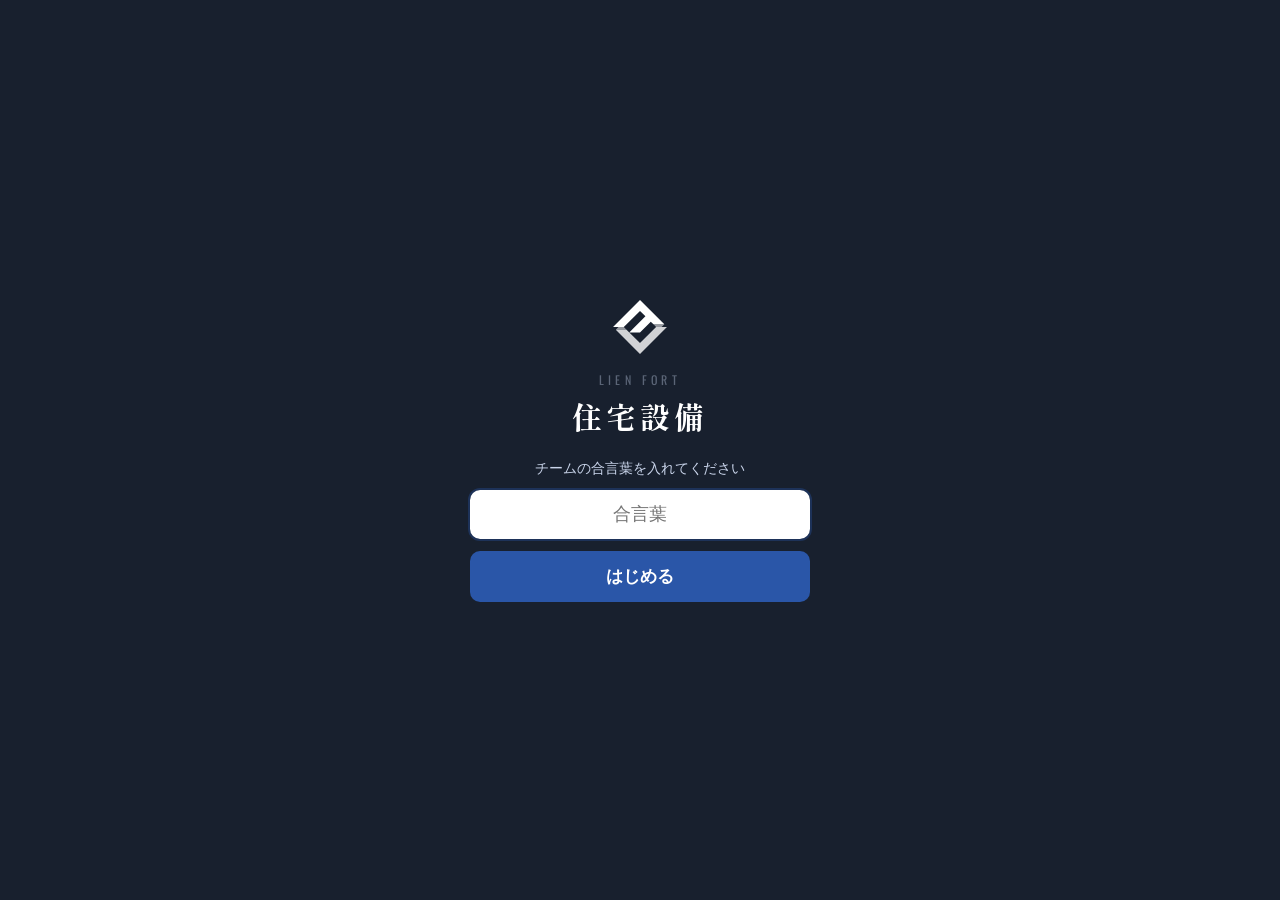
<file: settings.html>
<!DOCTYPE html>
<html>
<head>
<base target="_top">
<meta charset="utf-8">
<meta name="viewport" content="width=device-width, initial-scale=1, maximum-scale=1, viewport-fit=cover">
<meta name="apple-mobile-web-app-capable" content="yes">
<meta name="mobile-web-app-capable" content="yes">
<meta name="apple-mobile-web-app-status-bar-style" content="black-translucent">
<meta name="apple-mobile-web-app-title" content="住宅設備">
<meta name="theme-color" content="#18202e">
<link rel="manifest" href="manifest.webmanifest">
<link rel="apple-touch-icon" href="icon-180.png">
<title>設定</title>
<script src="api.js"></script>
<style>
  * { box-sizing: border-box; -webkit-tap-highlight-color: transparent; }
  body { margin: 0; padding: 12px 14px 40px; font-family: -apple-system, sans-serif; background: #f4f5f7; color: #222; }
  .wrap { max-width: 1180px; margin: 0 auto; }
  select, input { font-size: 16px; padding: 9px 10px; border-radius: 10px; border: 1px solid #ccc; background: #fff; font-family: inherit; }
  button { font-family: inherit; }
  .tabs { display: flex; gap: 6px; margin-bottom: 10px; flex-wrap: wrap; }
  .tabs button { flex: 1; min-width: 70px; padding: 10px 6px; font-size: 15px; font-weight: 600; border-radius: 10px; border: 1px solid var(--blue, #2a56a8); background: #fff; color: var(--blue, #2a56a8); }
  .tabs button.on { background: var(--blue, #2a56a8); color: #fff; }
  .seg { display: flex; gap: 6px; margin-bottom: 12px; }
  .seg button { flex: 1; padding: 8px; font-size: 14px; font-weight: 600; border-radius: 20px; border: 1px solid #b9c2d0; background: #fff; color: #4b5567; }
  .seg button.on { background: #18202e; border-color: #18202e; color: #fff; }
  .grid { display: grid; grid-template-columns: repeat(auto-fill, minmax(300px, 1fr)); gap: 12px; }
  .card { background: #fff; border: 1px solid #e3e8f0; border-radius: 14px; padding: 14px; }
  .card h3 { margin: 0 0 10px; font-size: 15px; color: #18202e; }
  .card h3 small { font-weight: 400; color: #888; margin-left: 6px; }
  .big { font-size: 26px; font-weight: 800; color: #18202e; }
  .sub { font-size: 13px; color: #666; margin-top: 2px; }
  .bar { height: 10px; background: #eef2f9; border-radius: 6px; overflow: hidden; margin: 8px 0 2px; }
  .bar i { display: block; height: 100%; background: #2a56a8; border-radius: 6px; }
  .bar i.ok { background: #27ae60; }
  .rk { display: grid; grid-template-columns: 34px 1fr auto; gap: 2px 8px; align-items: center; padding: 6px 0; border-top: 1px solid var(--line, #f0f2f6); font-size: 15px; }
  .rk:first-of-type { border-top: 0; }
  .rk .n { text-align: center; font-weight: 700; color: var(--sub, #888); }
  .rk .v { font-weight: 700; }
  .rk .bar { grid-column: 2 / 4; height: 6px; margin: 0; }
  .rk.m1 .n, .rk.m2 .n, .rk.m3 .n { font-size: 20px; }
  .mvp { display: flex; align-items: center; gap: 12px; }
  .mvp .medal { flex: none; width: 52px; height: 52px; border-radius: 50%; background: #18202e; color: #e9c46a; display: flex; align-items: center; justify-content: center; font-family: Oswald, sans-serif; font-size: 14px; letter-spacing: .1em; }
  .kv { display: grid; grid-template-columns: 1fr auto; gap: 6px 10px; font-size: 15px; }
  .kv span { color: #555; } .kv b { text-align: right; }
  .good { color: #1e8449; } .bad { color: #c0392b; }
  .tbl { overflow-x: auto; background: #fff; border: 1px solid #e3e8f0; border-radius: 14px; }
  table { border-collapse: collapse; font-size: 13px; white-space: nowrap; width: 100%; }
  th, td { padding: 7px 9px; border-bottom: 1px solid #eef0f4; text-align: right; }
  th { background: #f6f8fb; color: #4b5567; position: sticky; top: 0; font-weight: 600; }
  th:first-child, td:first-child { text-align: left; position: sticky; left: 0; background: #fff; font-weight: 600; z-index: 1; }
  th:first-child { background: #f6f8fb; z-index: 2; }
  tr.total td { background: #f6f8fb; font-weight: 700; }
  td.good { background: #eafaf0; } td.bad { background: #fdecea; }
  .chart svg { width: 100%; height: 150px; display: block; }
  .gy td, .gy th { padding: 6px 4px; text-align: right; } .gy td:first-child, .gy th:first-child { text-align: left; } .gy td b { font-size: 16px; color: #2a56a8; }
  .gyin { display: grid; grid-template-columns: 1fr auto; gap: 6px 8px; align-items: center; margin-top: 10px; font-size: 14px; }
  .gyreset { padding: 8px 14px; font-size: 13px; border-radius: 10px; border: 1px solid #b9c2d0; background: #fff; color: #4b5567; }
  .gyin input { width: 90px; text-align: right; } .gyin small { grid-column: 1 / -1; color: #888; margin-top: -4px; }
  .note { font-size: 13px; color: #888; margin: 6px 0; }
  .row { display: flex; gap: 8px; align-items: center; margin-bottom: 12px; flex-wrap: wrap; }
  .row select { flex: 1; min-width: 160px; }
  .admin { margin-top: 24px; text-align: center; }
  .admin button { padding: 9px 16px; font-size: 14px; border-radius: 10px; border: 1px solid #b9c2d0; background: #fff; color: #4b5567; }
  .admin input { width: 180px; margin-right: 6px; }
  #msg { text-align: center; color: #666; font-size: 14px; min-height: 20px; margin: 8px 0; }
  .hide { display: none !important; }
  .st { display: inline-block; font-size: 12px; padding: 2px 8px; border-radius: 10px; background: #e8f5ee; color: #1e8449; font-weight: 600; white-space: nowrap; }
  .st.x { background: #fdecea; color: #c0392b; }
  .sl { display: grid; grid-template-columns: 1fr auto; gap: 2px 10px; padding: 10px 0; border-top: 1px solid var(--line, #f0f2f6); font-size: 15px; }
  .sl:first-of-type { border-top: 0; }
  .sl small { grid-column: 1 / 3; color: #777; font-size: 13px; }
  .sl.edit { cursor: pointer; }
  .sheet { display: none; position: fixed; inset: 0; background: rgba(24,32,46,.45); z-index: 20; align-items: flex-end; justify-content: center; }
  .sheet.open { display: flex; }
  .sheet .in { background: #fff; width: 100%; max-width: 520px; border-radius: 16px 16px 0 0; padding: 18px 16px 24px; }
  .sheet h3 { margin: 0 0 4px; } .sheet .sub { margin-bottom: 12px; }
  .opts { display: grid; grid-template-columns: 1fr 1fr; gap: 8px; margin-bottom: 12px; }
  .opts button { padding: 12px; font-size: 16px; font-weight: 600; border-radius: 10px; border: 1px solid #ccc; background: #fff; }
  .opts button.on { background: #18202e; border-color: #18202e; color: #fff; }
  .chk { display: flex; align-items: center; gap: 8px; font-size: 16px; margin-bottom: 14px; }
  .chk input { width: 22px; height: 22px; }
  .acts { display: flex; gap: 10px; } .acts button { flex: 1; padding: 13px; font-size: 16px; font-weight: 600; border-radius: 12px; border: 0; }
  .acts .ok { background: #2a56a8; color: #fff; }
  .fi { display: grid; grid-template-columns: 1fr 150px; gap: 8px 10px; align-items: center; }
  .fi label { font-size: 15px; } .fi input { width: 100%; text-align: right; }
  .fi .ro { text-align: right; color: #888; font-size: 14px; } .acts .cancel { background: #e3e8f0; }
  #overlay { display: none; position: fixed; inset: 0; background: rgba(255,255,255,.6); z-index: 30; align-items: center; justify-content: center; flex-direction: column; font-weight: 600; }
  body.busy #overlay { display: flex; }
  .spinner { width: 44px; height: 44px; border: 5px solid #ccc; border-top-color: #2a56a8; border-radius: 50%; animation: spin .8s linear infinite; margin-bottom: 10px; }
  @keyframes spin { to { transform: rotate(360deg); } }
  .tabs .tablink { display: flex; align-items: center; justify-content: center; padding: 0 12px; font-size: 14px; font-weight: 600; text-decoration: none; color: #2a56a8; white-space: nowrap; }
</style>
<link href="https://fonts.googleapis.com/css2?family=Inter:wght@500;700;800&family=Oswald:wght@400;500&family=Shippori+Mincho+B1:wght@700&display=swap" rel="stylesheet">
<script>
  // 明るい・暗い：端末の設定に合わせる。右上のボタンで切り替えると、その端末に覚える（lfTheme）
  (function () { try { var t = localStorage.getItem('lfTheme'); if (t) document.documentElement.setAttribute('data-theme', t); } catch (e) {} })();
</script>
<style>
  /* 住宅設備アプリ共通のデザイン（2026-11-18 作り直し：明るい・暗い、パソコンは左にメニュー）。
     色は Lien Fort（lienfort.co.jp）の紺と青。各画面の style より後に読むので上書きになる */
  :root { --ink: #18202e; --blue: #2a56a8; --btn: #2a56a8; --sub: #5b6577; --line: #e2e7ef; --bg: #f3f5f9; --pale: #eef2f9;
          --surface: #fff; --surface2: #f6f8fb; --track: #e9edf3; --bar: #18202e; --chip: #18202e; --chipInk: #fff;
          --veil: rgba(243,245,249,.72); --shadow: 0 1px 2px rgba(24,32,46,.06), 0 8px 24px rgba(24,32,46,.05);
          --pend: #fff3cd; --pendInk: #7a5b00; --goodBg: #eafaf0; --badBg: #fdecea;
          --en: Oswald, "Arial Narrow", sans-serif; --num: Inter, "Hiragino Sans", sans-serif; color-scheme: light; }
  @media (prefers-color-scheme: dark) {
    :root:not([data-theme="light"]) { --ink: #eef2f8; --blue: #7fa2e8; --sub: #9aa6b8; --line: #263042; --bg: #0d121b; --pale: #1c2433;
          --surface: #161d29; --surface2: #1c2433; --track: #263042; --bar: #0a0f17; --chip: #eef2f8; --chipInk: #0d121b;
          --veil: rgba(13,18,27,.72); --shadow: none; --pend: #3a3216; --pendInk: #f0d58a; --goodBg: #12301f; --badBg: #3a1a1a; color-scheme: dark; }
  }
  :root[data-theme="dark"] { --ink: #eef2f8; --blue: #7fa2e8; --sub: #9aa6b8; --line: #263042; --bg: #0d121b; --pale: #1c2433;
          --surface: #161d29; --surface2: #1c2433; --track: #263042; --bar: #0a0f17; --chip: #eef2f8; --chipInk: #0d121b;
          --veil: rgba(13,18,27,.72); --shadow: none; --pend: #3a3216; --pendInk: #f0d58a; --goodBg: #12301f; --badBg: #3a1a1a; color-scheme: dark; }

  body { background: var(--bg) !important; color: var(--ink) !important; padding: 0 14px 40px !important;
         font-family: "Hiragino Sans", "Noto Sans JP", "Yu Gothic", sans-serif !important; }

  /* 上の帯 */
  .lf-bar { position: sticky; top: 0; z-index: 5; display: flex; align-items: center; gap: 12px; margin: 0 -14px 14px; padding: 12px 14px;
            background: var(--bar); color: #fff; }
  .lf-back { flex: none; width: 36px; height: 36px; display: flex; align-items: center; justify-content: center; padding-bottom: 3px;
             border: 1px solid rgba(255,255,255,.18); border-radius: 10px; color: #fff; text-decoration: none; font-size: 24px; }
  .lf-t small { display: block; font-family: var(--en); font-size: 10px !important; letter-spacing: .3em; color: #8fa6cf !important; }
  .lf-t b { font-size: 17px; letter-spacing: .05em; color: #fff; }
  .lf-theme { flex: none; margin-left: auto; width: 36px; height: 36px; display: flex; align-items: center; justify-content: center;
              border: 1px solid rgba(255,255,255,.18); border-radius: 10px; background: rgba(255,255,255,.06); color: #fff; padding: 0; cursor: pointer; }
  .lf-theme svg { width: 18px; height: 18px; fill: none; stroke: currentColor; stroke-width: 1.8; stroke-linecap: round; }
  .lf-bar .who ~ .lf-theme, .lf-bar .lf-theme ~ .who { margin-left: 8px; }

  /* 入力欄 */
  select, input, textarea { background: var(--surface) !important; color: var(--ink) !important; border: 1px solid var(--line) !important; }
  select:focus, input:focus, textarea:focus { outline: 2px solid rgba(42,86,168,.35); border-color: var(--blue) !important; }
  input[type="checkbox"], input[type="radio"] { accent-color: var(--btn); }
  h2, h3, .card h3 { letter-spacing: .03em; color: var(--ink) !important; }
  label, .note, .sub, small, #msg, .legend, .count, .calc, .coord, .state, .card dt, .gcard p { color: var(--sub) !important; }
  td.s small, .shd td.c small, button.r small, .tiles a.app.main small { color: rgba(255,255,255,.85) !important; } td.s.last small { color: #5c4b00 !important; }

  /* 面（カード・表・パネル） */
  .card, .summary, .summary > div, .tbl, .gcard, .sheet .in, #close, .visit, .panel, .find, .fab, .showBtn,
  td.d, .mon td, .shd td:not(.c), .checks label, #sale .checks label, .sheet .kinds label, .names button, #pickList button {
    background: var(--surface) !important; border-color: var(--line) !important; color: var(--ink); }
  .card, .tbl, .summary > div, .summary, .gcard, .visit { border: 1px solid var(--line) !important; border-radius: 16px !important; box-shadow: var(--shadow) !important; }
  .card summary, .req { color: var(--blue) !important; }
  .summary div { font-size: 12px; color: var(--sub); }
  .summary b, .big, .rk .v, .v, .gy td b { font-family: var(--num) !important; font-variant-numeric: tabular-nums; letter-spacing: -.01em; }
  .summary b { font-weight: 800; font-size: 28px !important; color: var(--ink); }
  .big { font-weight: 800 !important; color: var(--ink) !important; }
  .bar, .left .bar { background: var(--track) !important; }
  .bar i, .left .bar i { background: var(--btn) !important; } .bar i.ok { background: #27ae60 !important; }
  td.d.today, .mon td.today { border-color: var(--blue) !important; color: var(--blue); }
  td.s.free { background: var(--btn) !important; }
  td.s.block { background: var(--pale) !important; }
  .legend span:first-child i { background: var(--btn) !important; }
  .sec { border-top-color: var(--line) !important; color: var(--ink); }
  .st { background: var(--pale) !important; color: var(--ink) !important; }
  .st.shoho { background: #8e44ad !important; color: #fff !important; }
  .st.x { background: var(--badBg) !important; color: #e06b5f !important; }
  #pending { background: var(--pend) !important; color: var(--pendInk) !important; }
  .checks label, #sale .checks label, .sheet .kinds label { color: var(--ink) !important; }

  /* 表（KPI） */
  table { color: var(--ink); }
  th { background: var(--surface2) !important; color: var(--sub) !important; border-color: var(--line) !important; }
  td { border-color: var(--line) !important; }
  .tbl td:first-child { background: var(--surface) !important; }
  .tbl th:first-child, tr.total td { background: var(--surface2) !important; }
  td.good { background: var(--goodBg) !important; } td.bad { background: var(--badBg) !important; }

  /* ボタン。結果ボタンの色（成約＝緑など）は見分けやすさのため各画面のまま */
  button { font-family: inherit; }
  button.r { border-radius: 14px !important; box-shadow: 0 2px 0 rgba(0,0,0,.14); letter-spacing: .03em; }
  .undo, .listbtn, .nav button, .btns > *, .cancel, .seg button, .gyreset, .admin button, .opts button, .two button, .links button,
  .sides button, .close-btn, .choice button, .kinds button, .pc button, #goalEdit, .del, .add {
    background: var(--surface) !important; border: 1px solid var(--line) !important; color: var(--ink) !important; }
  .listbtn, .btns > *, .btns .map, .links button, .two button, #goalEdit, .close-btn { color: var(--blue) !important; }
  .del { color: #e06b5f !important; border-color: rgba(224,107,95,.5) !important; }
  .add { border: 2px dashed var(--blue) !important; color: var(--blue) !important; }
  .ok, .acts .ok, .gcard .go, #close .ok { background: var(--btn) !important; color: #fff !important; }
  .tabs { gap: 6px !important; }
  .tabs button, .seg button { border-radius: 999px !important; border: 1px solid var(--line) !important; background: var(--surface) !important; color: var(--sub) !important; font-weight: 600; }
  .tabs button.on, .seg button.on, .opts button.on, .choice button.on, .sides button.on, .showBtn.on {
    background: var(--chip) !important; border-color: var(--chip) !important; color: var(--chipInk) !important; }
  .kinds button.on { background: #8e44ad !important; border-color: #8e44ad !important; color: #fff !important; }
  #clockBtn { background: var(--pale) !important; color: var(--ink) !important; }
  #clockBtn.on { background: var(--badBg) !important; color: #e06b5f !important; }
  #placeBtn { background: var(--surface) !important; }
  #findList button { color: var(--ink) !important; border-top-color: var(--line) !important; }
  .fab, .fab * { color: var(--blue) !important; } #layerBtn, #findBtn, .showBtn { color: var(--ink) !important; }
  #areaChip { background: var(--surface) !important; color: var(--ink) !important; } #areaChip button { background: var(--pale) !important; color: var(--ink) !important; }

  /* ランキング：1〜3位は丸い数字（金・銀・銅） */
  .rk .n { font-family: var(--num); }
  .rk.m1 .n, .rk.m2 .n, .rk.m3 .n { width: 26px; height: 26px; margin: 0 auto; border-radius: 50%; display: flex; align-items: center; justify-content: center;
                                    font-size: 13px; font-weight: 800; }
  .rk.m1 .n { background: #e9c46a; color: #18202e !important; }
  .rk.m2 .n { background: #cfd5de; color: #18202e !important; }
  .rk.m3 .n { background: #dcae86; color: #18202e !important; }
  /* 目立たせるカード（チーム売上など） */
  .card.feature { background: #18202e !important; border-color: #18202e !important; color: #fff; }
  :root[data-theme="dark"] .card.feature { background: #1d2a44 !important; border-color: #2c3d5f !important; }
  .card.feature h3, .card.feature .big { color: #fff !important; }
  .card.feature .sub, .card.feature h3 small { color: #b8c4d8 !important; }
  .card.feature .bar { background: rgba(255,255,255,.14) !important; } .card.feature .bar i { background: #5b8def !important; }

  /* 重なる画面（入力・一覧など）と読み込み中 */
  .sheet, #sale, #list, #pick { background: var(--bg) !important; }
  #pickList button { border-color: var(--line) !important; }
  #overlay { background: var(--veil) !important; color: var(--ink); }
  #goalBox { background: rgba(0,0,0,.55) !important; }
  .spinner { border-color: var(--track) !important; border-top-color: var(--btn) !important; }

  /* パソコン：左にメニュー（#lfSide は下のスクリプトで作る） */
  #lfSide { display: none; }
  @media (min-width: 1024px) {
    body.lf-side { padding-left: 264px !important; padding-right: 32px !important; }
    body.lf-side .lf-bar { margin: 0 -32px 20px; padding-left: 32px; padding-right: 32px; }
    body.lf-side .lf-back { display: none; }
    body.lf-side > .hero { margin-left: -32px !important; margin-right: -32px !important; padding-left: 40px !important; }
    #lfSide { display: flex; position: fixed; left: 0; top: 0; bottom: 0; width: 232px; z-index: 40; flex-direction: column; gap: 22px;
              padding: 26px 14px; box-sizing: border-box; overflow-y: auto; background: #111824; color: #eef2f8; }
    #lfSide .lg { display: block; padding: 0 10px; text-decoration: none; color: #eef2f8; }
    #lfSide .lg small { display: block; font-family: var(--en); font-size: 11px; letter-spacing: .35em; color: #7fa2e8; }
    #lfSide .lg b { font-family: "Shippori Mincho B1", serif; font-size: 22px; letter-spacing: .12em; }
    #lfSide nav { display: flex; flex-direction: column; gap: 2px; }
    #lfSide nav a { display: flex; align-items: center; gap: 10px; padding: 10px 12px; border-radius: 10px; color: #b8c4d8; text-decoration: none; font-size: 14px; }
    #lfSide nav a:hover { background: #1a2333; color: #fff; }
    #lfSide nav a.on { background: #2a56a8; color: #fff; font-weight: 700; }
    #lfSide nav a span { font-family: var(--en); font-size: 9px; letter-spacing: .2em; color: #6f82a6; width: 58px; flex: none; }
    #lfSide nav a.on span { color: #c9d8f7; }
  }
</style>
<script>
  // 右上の明るい・暗いボタンと、パソコンの左メニュー
  document.addEventListener('DOMContentLoaded', function () {
    var root = document.documentElement;
    var dark = function () { var t = root.getAttribute('data-theme'); return t ? t === 'dark' : matchMedia('(prefers-color-scheme: dark)').matches; };
    var SUN = '<svg viewBox="0 0 24 24"><circle cx="12" cy="12" r="4"/><path d="M12 2v2M12 20v2M4.9 4.9l1.4 1.4M17.7 17.7l1.4 1.4M2 12h2M20 12h2M4.9 19.1l1.4-1.4M17.7 6.3l1.4-1.4"/></svg>';
    var MOON = '<svg viewBox="0 0 24 24"><path d="M21 12.8A9 9 0 1 1 11.2 3a7 7 0 0 0 9.8 9.8z"/></svg>';
    var host = document.querySelector('.lf-bar') || document.querySelector('.hero');
    if (host) {
      var b = document.createElement('button');
      b.type = 'button'; b.className = 'lf-theme';
      var paint = function () { b.innerHTML = dark() ? SUN : MOON; b.setAttribute('aria-label', dark() ? '明るい表示にする' : '暗い表示にする'); };
      b.onclick = function () { var t = dark() ? 'light' : 'dark'; root.setAttribute('data-theme', t); try { localStorage.setItem('lfTheme', t); } catch (e) {} paint(); };
      paint();
      if (host.classList.contains('hero')) { b.style.position = 'absolute'; b.style.top = '18px'; b.style.right = '16px'; b.style.zIndex = '2'; host.appendChild(b); }
      else host.insertBefore(b, host.querySelector('.who'));
    }
    // 地図の画面は全面を地図に使うので左メニューを出さない
    if (document.getElementById('map')) return;
    var gh = /github\.io$/.test(location.hostname);
    var a0 = document.querySelector('a.lf-back, a[href*="?page="]');
    var base = a0 ? a0.href.split('?')[0] : '';
    var MAP = 'map.html';
    var PAGES = [['yotei', '商談予定', 'SCHEDULE'], ['tataki', '叩きカウンター', 'COUNTER'],
                 ['saiji', '催事', 'REPORT'], ['sales', '売上', 'SALES'],
                 ['kpi', 'KPI・ランキング', 'KPI'], ['settings', '設定', 'SETTINGS'], ['map', '営業マップ', 'MAP']];
    var href = function (k) { return k === 'map' ? (gh ? 'map.html' : MAP) : gh ? (k === 'menu' ? 'index.html' : k + '.html') : base + (k === 'menu' ? '' : '?page=' + k); };
    var title = (document.querySelector('.lf-t b') || {}).textContent || '';
    var file = location.pathname.split('/').pop();
    var esc = function (s) { return String(s).replace(/[&<>"]/g, function (c) { return { '&': '&amp;', '<': '&lt;', '>': '&gt;', '"': '&quot;' }[c]; }); };
    var side = document.createElement('aside');
    side.id = 'lfSide';
    side.innerHTML = '<a class="lg" target="_top" href="' + esc(href('menu')) + '"><small>LIEN FORT</small><b>住宅設備</b></a><nav>' + PAGES.map(function (p) {
      var on = gh ? file === p[0] + '.html' : title.replace('催事 お客様登録', '催事のお客様登録') === p[1];
      return '<a target="_top" class="' + (on ? 'on' : '') + '" href="' + esc(href(p[0])) + '"><span>' + p[2] + '</span>' + p[1] + '</a>';
    }).join('') + '</nav>';
    document.body.appendChild(side);
    document.body.classList.add('lf-side');
  });
</script>
<link rel="stylesheet" href="app.css">
</head>
<body>
  <header class="lf-bar"><a href="index.html" class="lf-back" aria-label="メニュー">‹</a><div class="lf-t"><small>LIEN FORT</small><b>設定</b></div></header>
  <div class="wrap">
    <div class="tabs"><button data-v="rank" class="on">ランキング</button><button data-v="me">自分の成績</button><button data-v="gyaku">逆算</button><button data-v="saiji">催事</button>
      <button data-v="list" class="ad hide">KPI一覧</button><button data-v="one" class="ad hide">KPI個人</button><a class="tablink" href="sales.html">売上 ›</a></div>
    <div class="seg" id="mon"><button data-p="0" class="on">今月</button><button data-p="1">先月</button></div>
    <div id="msg"></div>
    <div id="view"></div>
    <div class="admin" id="adminBox"></div>
  </div>
  <div id="overlay"><div class="spinner"></div>読み込み中…</div>

<script>
  const $ = id => document.getElementById(id);
  const esc = s => String(s == null ? '' : s).replace(/[&<>"]/g, c => ({ '&': '&amp;', '<': '&lt;', '>': '&gt;', '"': '&quot;' })[c]);
  const yen = v => v == null ? '-' : '¥' + Math.round(v).toLocaleString();
  const man = v => v == null ? '-' : v >= 10000 ? (Math.round(v / 1000) / 10).toLocaleString() + '万' : '¥' + Math.round(v).toLocaleString();
  const pct = v => v == null || !isFinite(v) ? '-' : (Math.round(v * 1000) / 10) + '%';
  const num = v => v == null ? '-' : Math.round(v * 10) / 10;
  const rate = (a, b) => b ? a / b : null;
  const store = (k, v) => { try { if (v === undefined) return localStorage.getItem(k); if (v === null) localStorage.removeItem(k); else localStorage.setItem(k, v); } catch (e) {} };

  // 入力・メンバーは同じ画面を別の項目として開く（?page=input / member、ホーム画面版は input.html / member.html）
  const MODE = 'settings';
  let D = null, view = 'rank', prev = 0, role = 'ct', I = null, iSheet = 'クローザー', MB = null, mTable = '叩き';

  // 前に読んだ数字をすぐ出して、裏で最新を読む（読み込みに10秒ほどかかるため）
  function load() {
    const key = 'kpiCache' + prev + (store('jAdmin') ? 'a' : '');
    let cached = null;
    try { cached = JSON.parse(store(key) || 'null'); } catch (e) {}
    if (cached) { D = cached; render(); $('msg').textContent = '最新の数字を読み込み中…'; } else document.body.classList.add('busy');
    google.script.run.withSuccessHandler(r => {
      document.body.classList.remove('busy');
      D = r; $('msg').textContent = '';
      store(key, JSON.stringify(r));
      if (store('jAdmin') && !D.admin) { store('jAdmin', null); $('msg').textContent = '管理者の合言葉が違います'; }
      if (!D.admin && (view === 'list' || view === 'one' || view === 'input' || view === 'member')) view = 'rank';
      render();
    }).withFailureHandler(e => { document.body.classList.remove('busy'); $('msg').textContent = 'エラー: ' + e.message; })
      .kpiData(store('jAdmin') || '', !!prev);
  }

  function render() {
    if (!D) return; // KPI の数字が届く前に押されたとき
    document.querySelectorAll('.tabs button').forEach(b => { b.classList.toggle('on', b.dataset.v === view); if (b.classList.contains('ad')) b.classList.toggle('hide', !D.admin); });
    document.querySelectorAll('#mon button').forEach(b => b.classList.toggle('on', Number(b.dataset.p) === prev));
    $('mon').classList.toggle('hide', view === 'saiji' || !!MODE); // 催事は自分の期間（今月・先月・全期間）
    $('view').innerHTML = '';
    ({ rank: renderRank, me: renderMe, gyaku: renderGyaku, saiji: renderSaiji, list: renderList, one: renderOne, input: renderInput, member: renderMember })[view]();
    renderAdmin();
  }

  // ===== 共通の部品 =====
  function card(title, sub) {
    const c = document.createElement('div');
    c.className = 'card';
    c.innerHTML = '<h3>' + esc(title) + (sub ? '<small>' + esc(sub) + '</small>' : '') + '</h3>';
    return c;
  }
  function barHtml(v, goal) {
    const r = goal ? Math.min(1, (v || 0) / goal) : 0;
    return '<div class="bar"><i class="' + (r >= 1 ? 'ok' : '') + '" style="width:' + (r * 100) + '%"></i></div>';
  }
  // list: [{name, v}]、fmt：値の表示
  function ranking(title, list, fmt, sub) {
    const c = card(title, sub), top = list.filter(x => x.v > 0).sort((a, b) => b.v - a.v).slice(0, 10), max = top.length ? top[0].v : 0;
    if (!top.length) c.insertAdjacentHTML('beforeend', '<div class="note">まだありません</div>');
    let rank = 0, last = null;
    top.forEach((x, i) => {
      if (x.v !== last) { rank = i + 1; last = x.v; }
      c.insertAdjacentHTML('beforeend', '<div class="rk m' + rank + '"><div class="n">' + rank + '</div><div>' + esc(x.name) +
        (x.group ? ' <small>' + esc(x.group) + '</small>' : '') + '</div><div class="v">' + fmt(x.v) + '</div>' + barHtml(x.v, max) + '</div>');
    });
    return c;
  }
  function goalCard(title, v, goal, fmt) {
    const c = card(title);
    c.insertAdjacentHTML('beforeend', '<div class="big">' + fmt(v) + '</div><div class="sub">目標 ' + fmt(goal) + '（' + pct(rate(v, goal)) + '）</div>' + barHtml(v, goal));
    return c;
  }
  // 日ごとの棒グラフ（days：{yyyy-MM-dd: 値}）
  function chart(title, days, fmt, color) {
    const c = card(title), keys = Object.keys(days).sort();
    c.classList.add('chart');
    if (!keys.length) { c.insertAdjacentHTML('beforeend', '<div class="note">まだありません</div>'); return c; }
    const y = D.ym.split('-').map(Number), last = new Date(y[0], y[1], 0).getDate(), max = Math.max(...keys.map(k => days[k]), 1);
    const W = 310, H = 130, bw = W / last;
    let svg = '<svg viewBox="0 0 ' + W + ' ' + (H + 16) + '" preserveAspectRatio="none">';
    for (let d = 1; d <= last; d++) {
      const k = D.ym + '-' + String(d).padStart(2, '0'), v = days[k] || 0, h = v / max * H;
      svg += '<rect x="' + ((d - 1) * bw + 1) + '" y="' + (H - h) + '" width="' + (bw - 2) + '" height="' + h + '" rx="1.5" fill="' + (k === D.today ? '#e67e22' : color) + '"><title>' + d + '日 ' + fmt(v) + '</title></rect>';
      if (d === 1 || d % 5 === 0) svg += '<text x="' + ((d - 0.5) * bw) + '" y="' + (H + 13) + '" font-size="9" text-anchor="middle" fill="#888">' + d + '</text>';
    }
    c.insertAdjacentHTML('beforeend', svg + '</svg><div class="sub">一番多い日 ' + fmt(max) + '・合計 ' + fmt(keys.reduce((a, k) => a + days[k], 0)) + '</div>');
    return c;
  }
  const dayMap = key => Object.fromEntries(Object.entries(D.days).map(([k, v]) => [k, v[key]]).filter(x => x[1]));

  // ===== ランキング（全員） =====
  function renderRank() {
    const g = document.createElement('div');
    g.className = 'grid';
    g.appendChild(goalCard(D.month + '月 チーム売上', D.team.sales, D.team.salesGoal, yen)).classList.add('feature');
    g.appendChild(goalCard(D.month + '月 契約件数', D.team.count, D.team.countGoal, v => v == null ? '-' : v + '件'));
    if (!D.prev) {
      const t = D.todayPlayers.slice().sort((a, b) => b.a - a.a || b.k - a.k)[0], c = card('今日のMVP', 'アポが一番多い人');
      c.insertAdjacentHTML('beforeend', t ? '<div class="mvp"><div class="medal">MVP</div><div><div class="big">' + esc(t.name) + '</div><div class="sub">アポ ' + t.a + '件・叩き ' + t.k + '軒</div></div></div>' : '<div class="note">今日の記録はまだありません</div>');
      g.appendChild(c);
    }
    g.appendChild(ranking('クローザー 売上', D.closers.map(x => ({ name: x.name, v: x.sales })), yen));
    g.appendChild(ranking('クローザー 契約件数', D.closers.map(x => ({ name: x.name, v: x.count })), v => v + '件'));
    ['フル', 'スポット', 'インターン'].forEach(gr => {
      const l = D.apos.filter(x => x.group === gr);
      if (l.length) g.appendChild(ranking('アポ数（' + gr + '）', l.map(x => ({ name: x.name, v: x.a })), v => v + '件', '今月'));
    });
    if (D.week) g.appendChild(ranking('今週のアポ数', D.week.players.map(x => ({ name: x.name, group: x.group, v: x.a })), v => v + '件', D.week.label));
    g.appendChild(ranking('アポインター 売上', D.apSales.map(x => ({ name: x.name, v: x.sales })), yen, '成約したお客様のアポ'));
    g.appendChild(ranking('叩き数', D.players.map(x => ({ name: x.name, group: x.group, v: x.k })), v => v + '軒'));
    $('view').appendChild(g);
  }

  // ===== 自分の成績（全員） =====
  function names() {
    return [...new Set(D.players.map(x => x.name).concat(D.apos.map(x => x.name), D.closers.map(x => x.name)))].filter(Boolean);
  }
  function nameSelect(key, onchange) {
    const r = document.createElement('div'), s = document.createElement('select'), cur = store(key) || '';
    r.className = 'row';
    s.add(new Option('名前を選ぶ', ''));
    names().forEach(n => s.add(new Option(n, n)));
    s.value = names().includes(cur) ? cur : '';
    s.onchange = () => { store(key, s.value); onchange(); };
    r.appendChild(s);
    $('view').appendChild(r);
    return s.value;
  }
  function renderMe() {
    const me = nameSelect('kpiMe', render);
    if (!me) { $('view').insertAdjacentHTML('beforeend', '<div class="note">自分の名前を選ぶと、今月の数字と目標が出ます</div>'); return; }
    const g = document.createElement('div');
    g.className = 'grid';
    const p = D.players.find(x => x.name === me), a = D.apos.find(x => x.name === me), c = D.closers.find(x => x.name === me);
    const s = D.apSales.find(x => x.name === me), t = D.todayPlayers.find(x => x.name === me), w = D.week && D.week.players.find(x => x.name === me);
    if (c) { g.appendChild(goalCard('売上（クローザー）', c.sales, c.salesGoal, yen)); g.appendChild(goalCard('契約件数', c.count, c.countGoal, v => v == null ? '-' : v + '件')); }
    if (a) g.appendChild(goalCard('アポ数', a.a, a.goal, v => v == null ? '-' : v + '件'));
    if (a && (a.ry != null || a.ka != null)) {
      // 両面・片面のアポと、そこから商談に入った数（不在・フロントアウト以外）
      const k = card('両面・片面（' + D.month + '月）'), n = v => Number(v) || 0;
      k.insertAdjacentHTML('beforeend', '<div class="kv"><span>両面アポ</span><b>' + n(a.ry) + '件</b><span>両面から商談</span><b>' + n(a.rm) + '件（' + pct(rate(n(a.rm), n(a.ry))) + '）</b>' +
        '<span>片面アポ</span><b>' + n(a.ka) + '件</b><span>片面から商談</span><b>' + n(a.km) + '件（' + pct(rate(n(a.km), n(a.ka))) + '）</b></div>');
      g.appendChild(k);
    }
    if (p) {
      const k = card('叩き（' + D.month + '月）');
      k.insertAdjacentHTML('beforeend', '<div class="kv"><span>叩き数</span><b>' + p.k + '軒</b><span>対面数</span><b>' + p.t + '</b><span>アポ</span><b>' + p.a + '件</b>' +
        '<span>対面率</span><b>' + pct(rate(p.t, p.k)) + '</b><span>対面からのアポ率</span><b>' + pct(rate(p.a, p.t)) + '</b>' +
        (w ? '<span>今週のアポ</span><b>' + w.a + '件</b>' : '') + (t ? '<span>今日</span><b>叩き' + t.k + '・アポ' + t.a + '</b>' : '') +
        ((gl => gl ? '<span>今日の目標</span><b>叩き' + gl.k + '・対面' + gl.t + '・アポ' + gl.a + '</b>' : '')((D.goals || []).find(x => x.name === me))) + '</div>');
      g.appendChild(k);
    }
    if (s) {
      const k = card('自分のアポからの成約');
      k.insertAdjacentHTML('beforeend', '<div class="big">' + yen(s.sales) + '</div><div class="sub">' + s.count + '件</div>');
      g.appendChild(k);
    }
    if (!g.children.length) g.insertAdjacentHTML('beforeend', '<div class="note">' + esc(me) + ' さんの' + D.month + '月の数字はまだありません</div>');
    $('view').appendChild(g);
  }

  // ===== 逆算（全員）：目標の件数から、先月の率で「あと何件いるか」をさかのぼる =====
  const EDIT = {}; // 率・目標を変えて試した値（読み直すと先月の率に戻る）
  const sum = (list, k) => list.reduce((t, x) => t + (Number(x[k]) || 0), 0);
  function daysLeft() {
    const [y, m, d] = D.today.split('-').map(Number);
    return new Date(y, m, 0).getDate() - d + 1; // 今日を入れた今月の残りの日数
  }
  // stages：上から 目標の段階（goal・actual）→ 次の段階（rate＝次÷前 の逆、actual）…
  function gyakuCard(id, title, stages) {
    const c = card(title), box = document.createElement('div'), E = EDIT[id] = EDIT[id] || {}, left = daysLeft();
    const perDay = v => v == null ? '-' : v / left >= 10 ? Math.ceil(v / left) : Math.ceil(v / left * 10) / 10;
    const draw = () => {
      const goal = E.goal != null ? E.goal : stages[0].goal;
      let remain = goal == null ? null : Math.max(0, goal - (Number(stages[0].actual) || 0));
      let h = '<table class="gy"><tr><th></th><th>今月の実績</th><th>あと</th><th>1日あたり</th></tr>';
      stages.forEach((st, i) => {
        if (i) { const r = E['r' + i] != null ? E['r' + i] / 100 : st.rate; remain = remain == null || !r ? null : remain / r; }
        h += '<tr><td>' + st.label + '</td><td>' + (st.actual == null ? '-' : st.actual + st.unit) + '</td><td><b>' + (remain == null ? '-' : Math.ceil(remain) + st.unit) + '</b></td><td>' + (remain == null ? '-' : perDay(remain) + st.unit) + '</td></tr>';
      });
      box.innerHTML = h + '</table>';
    };
    c.appendChild(box);
    const f = document.createElement('div');
    f.className = 'gyin';
    const inp = (label, key, val, sub) => {
      f.insertAdjacentHTML('beforeend', '<span>' + label + '</span>');
      const x = document.createElement('input');
      x.type = 'number'; x.inputMode = 'decimal'; x.step = 'any'; x.min = 0; x.value = E[key] != null ? E[key] : val == null ? '' : val;
      x.oninput = () => { E[key] = x.value === '' ? null : Number(x.value); draw(); };
      f.appendChild(x);
      if (sub) f.insertAdjacentHTML('beforeend', '<small>' + sub + '</small>');
    };
    inp('目標（' + stages[0].label + '）' + stages[0].unit, 'goal', stages[0].goal, stages[0].goal == null ? '目標がまだ入っていません。数字を入れると試せます' : '');
    stages.slice(1).forEach((st, j) => inp(st.rateLabel + ' %', 'r' + (j + 1), st.rate == null ? null : Math.round(st.rate * 1000) / 10,
      st.rate == null ? D.base.month + '月の数字がないので、率を入れると出ます' : D.base.month + '月の' + (st.team ? 'チームの' : '') + '率 ' + pct(st.rate)));
    const rs = document.createElement('button');
    rs.className = 'gyreset'; rs.textContent = D.base.month + '月の率に戻す'; rs.style.marginTop = '10px';
    rs.onclick = () => { Object.keys(E).forEach(k => delete E[k]); render(); };
    c.appendChild(f); c.appendChild(rs);
    draw();
    return c;
  }
  function renderGyaku() {
    if (prev) { $('view').insertAdjacentHTML('beforeend', '<div class="note">逆算は今月だけです</div>'); return; }
    if (!D.base) { $('view').insertAdjacentHTML('beforeend', '<div class="note">最新の数字を読み込み中…</div>'); return; }
    const B = D.base, bc = B.closers, bp = B.players;
    const T = { s: sum(bc, 's'), c: sum(bc, 'c'), k: sum(bp, 'k'), t: sum(bp, 't'), a: sum(bp, 'a') };
    const team = { close: rate(T.c, T.s), meet: rate(T.s, T.a), apo: rate(T.a, T.t), face: rate(T.t, T.k) };
    const g = document.createElement('div');
    g.className = 'grid';
    const st = (label, unit, actual, rateLabel, r, isTeam) => ({ label: label, unit: unit, actual: actual, rateLabel: rateLabel, rate: r, team: isTeam });
    const L = { close: '成約率（商談→契約）', meet: '商談化率（アポ→商談）', apo: 'アポ率（対面→アポ）', face: '対面率（叩き→対面）' };
    const t0 = st('契約', '件', D.team.count); t0.goal = D.team.countGoal;
    g.appendChild(gyakuCard('team', 'チーム全体', [t0,
      st('商談', '件', sum(D.closers, 's'), L.close, team.close), st('アポ', '件', sum(D.players, 'a'), L.meet, team.meet),
      st('対面', '件', sum(D.players, 't'), L.apo, team.apo), st('叩き', '軒', sum(D.players, 'k'), L.face, team.face)]));
    $('view').appendChild(g);
    $('view').insertAdjacentHTML('beforeend', '<div class="note">「あと」＝目標までの残りの件数を、' + B.month + '月の率でさかのぼった数。1日あたり＝今日を入れた残り' + daysLeft() + '日で割った数。率や目標は下の欄で変えて試せます（保存はされません）</div>');
    const me = nameSelect('kpiMe', render);
    if (!me) { $('view').insertAdjacentHTML('beforeend', '<div class="note">自分の名前を選ぶと、自分の率での逆算も出ます</div>'); return; }
    const m = document.createElement('div');
    m.className = 'grid';
    const own = (v, b) => v == null ? [b, true] : [v, false]; // 自分の先月の数字がなければチームの率
    const c = D.closers.find(x => x.name === me), pc = bc.find(x => x.name === me);
    if (c) {
      const r = own(pc && rate(pc.c, pc.s), team.close), s0 = st('契約', '件', c.count); s0.goal = c.countGoal;
      m.appendChild(gyakuCard('c:' + me, me + '（クローザー）', [s0, st('商談', '件', c.s, L.close, r[0], r[1]), st('アポ', '件', null, L.meet, team.meet, true)]));
    }
    const p = D.players.find(x => x.name === me), a = D.apos.find(x => x.name === me), pp = bp.find(x => x.name === me);
    if (p || a) {
      const rf = own(pp && rate(pp.t, pp.k), team.face), ra = own(pp && rate(pp.a, pp.t), team.apo);
      const s0 = st('アポ', '件', p ? p.a : a.a); s0.goal = a ? a.goal : null;
      m.appendChild(gyakuCard('p:' + me, me + '（叩き）', [s0, st('対面', '件', p ? p.t : null, L.apo, ra[0], ra[1]), st('叩き', '軒', p ? p.k : null, L.face, rf[0], rf[1])]));
    }
    if (!m.children.length) m.insertAdjacentHTML('beforeend', '<div class="note">' + esc(me) + ' さんの目標・数字はまだありません</div>');
    $('view').appendChild(m);
  }

  // ===== 催事（全員）：催事日報と催事顧客管理から、チームの歩留まり・会場・人・日ごと・月の目標 =====
  let SJ = null, sjPer = 'this';
  function loadSaiji() {
    try { SJ = JSON.parse(store('saijiCache') || 'null'); } catch (e) {}
    if (SJ && !SJ.met) SJ = null; // 前の形の保存（商談・成約の区分なし）は使わない
    render();
    google.script.run.withSuccessHandler(r => { SJ = r; store('saijiCache', JSON.stringify(r)); if (view === 'saiji') render(); })
      .withFailureHandler(e => { $('msg').textContent = 'エラー: ' + e.message; if (view === 'saiji' && !SJ) $('view').innerHTML = '<div class="note">エラー: ' + esc(e.message) + '</div>'; }).saijiData();
  }
  function sjYm() {
    if (sjPer === 'all') return '';
    const [y, m] = SJ.today.split('-').map(Number), d = new Date(y, m - 1 - (sjPer === 'prev' ? 1 : 0), 1);
    return d.getFullYear() + '-' + String(d.getMonth() + 1).padStart(2, '0');
  }
  const sjNum = x => Number(String(x == null ? '' : x).replace(/[,%¥円\s]/g, '')) || 0;
  function sjTable(title, head, rows, sub) {
    const c = card(title, sub);
    c.style.gridColumn = '1 / -1';
    if (!rows.length) { c.insertAdjacentHTML('beforeend', '<div class="note">まだありません</div>'); return c; }
    c.insertAdjacentHTML('beforeend', '<div class="tbl"><table><tr>' + head.map(h => '<th>' + esc(h) + '</th>').join('') + '</tr>' +
      rows.map(r => '<tr>' + r.map(x => '<td>' + esc(x) + '</td>').join('') + '</tr>').join('') + '</table></div>');
    return c;
  }
  function sjChart(title, days, color, ym) {
    const c = card(title);
    let keys = Object.keys(days).sort();
    if (ym) { const [y, m] = ym.split('-').map(Number), last = new Date(y, m, 0).getDate(); keys = [...Array(last)].map((_, i) => ym + '-' + String(i + 1).padStart(2, '0')); }
    if (!keys.length || !Object.keys(days).length) { c.insertAdjacentHTML('beforeend', '<div class="note">まだありません</div>'); return c; }
    const max = Math.max(...keys.map(k => days[k] || 0), 1), W = 310, H = 120, bw = W / keys.length;
    let svg = '<svg viewBox="0 0 ' + W + ' ' + (H + 16) + '" preserveAspectRatio="none">';
    keys.forEach((k, i) => {
      const v = days[k] || 0, h = v / max * H, d = Number(k.slice(8));
      svg += '<rect x="' + (i * bw + 1) + '" y="' + (H - h) + '" width="' + Math.max(1, bw - 2) + '" height="' + h + '" rx="1.5" fill="' + color + '"><title>' + k.slice(5).replace('-', '/') + ' ' + v + '</title></rect>';
      if (ym ? (d === 1 || d % 5 === 0) : (i === 0 || i === keys.length - 1)) svg += '<text x="' + ((i + 0.5) * bw) + '" y="' + (H + 13) + '" font-size="9" text-anchor="middle" fill="#888">' + (ym ? d : k.slice(5).replace('-', '/')) + '</text>';
    });
    c.insertAdjacentHTML('beforeend', svg + '</svg><div class="sub">一番多い日 ' + max + '・合計 ' + keys.reduce((a, k) => a + (days[k] || 0), 0) + '</div>');
    return c;
  }
  function renderSaiji() {
    if (!SJ) { $('view').innerHTML = '<div class="note">読み込み中…</div>'; return; }
    const seg = document.createElement('div');
    seg.className = 'seg';
    [['this', '今月'], ['prev', '先月'], ['all', '全期間']].forEach(([k, t]) => {
      const b = document.createElement('button'); b.textContent = t; b.className = sjPer === k ? 'on' : '';
      b.onclick = () => { sjPer = k; render(); }; seg.appendChild(b);
    });
    $('view').appendChild(seg);
    const ym = sjYm(), inP = d => !ym || String(d || '').startsWith(ym), CI = { date: 1, venue: 2, cc: 7, qp: 8, ap: 9, cl: 10, status: 11, price: 18 };
    const NP = SJ.nippo.filter(r => inP(r.date)), col = (rows, name) => { const i = SJ.nhead.indexOf(name); return i < 0 ? 0 : rows.reduce((a, r) => a + sjNum(r.d[i]), 0); };
    const CU = SJ.cust.filter(c => inP(c.v[CI.date])), isMet = c => SJ.met.includes(c.v[CI.status]), isWon = c => SJ.won.includes(c.v[CI.status]);
    const sum = l => l.filter(isWon).reduce((a, c) => a + sjNum(c.v[CI.price]), 0);
    const T = { dist: col(NP, 'キャッチ配布数'), catch: col(NP, 'キャッチ成功数'), seat: col(NP, '着座数'), apo: CU.length, met: CU.filter(isMet).length, won: CU.filter(isWon).length, sales: sum(CU) };
    const g = document.createElement('div');
    g.className = 'grid';
    // 月の目標
    if (ym) {
      const G = (SJ.goals || {})[ym] || {}, label = Number(ym.slice(5)) + '月';
      g.appendChild(goalCard(label + ' 催事 アポ', T.apo, G.apo, v => v == null ? '-' : v + '件'));
      g.appendChild(goalCard(label + ' 催事 成約', T.won, G.won, v => v == null ? '-' : v + '件'));
      g.appendChild(goalCard(label + ' 催事 売上', T.sales, G.sales, yen)).classList.add('feature');
      const f = card(label + 'の目標を入れる', '全員が入れられます');
      f.insertAdjacentHTML('beforeend', '<div class="gyin"><span>アポ目標（件）</span><input id="sgApo" type="number" inputmode="numeric" min="0" value="' + (G.apo || '') + '">' +
        '<span>成約目標（件）</span><input id="sgWon" type="number" inputmode="numeric" min="0" value="' + (G.won || '') + '">' +
        '<span>売上目標（円）</span><input id="sgSales" type="number" inputmode="numeric" min="0" style="width:140px" value="' + (G.sales || '') + '"></div><button class="gyreset" id="sgSave" style="margin-top:10px">保存</button>');
      g.appendChild(f);
    }
    // 歩留まり
    const fun = card('チームの歩留まり', ym ? Number(ym.slice(5)) + '月' : '全期間');
    const steps = [['キャッチ配布', T.dist, null], ['キャッチ成功', T.catch, rate(T.catch, T.dist)], ['着座', T.seat, rate(T.seat, T.catch)], ['アポ', T.apo, rate(T.apo, T.seat)],
      ['商談', T.met, rate(T.met, T.apo)], ['成約', T.won, rate(T.won, T.met)]];
    fun.insertAdjacentHTML('beforeend', '<table class="gy"><tr><th></th><th>数</th><th>前からの率</th></tr>' +
      steps.map(s => '<tr><td>' + s[0] + '</td><td><b>' + s[1] + '</b></td><td>' + (s[2] == null ? '' : pct(s[2])) + '</td></tr>').join('') +
      '<tr><td>売上</td><td colspan="2"><b>' + yen(T.sales) + '</b></td></tr></table><div class="sub">配布〜着座は日報、アポ〜成約は催事顧客管理（獲得日の月）。商談＝現調・見積より先に進んだ人</div>');
    g.appendChild(fun);
    // 日ごとの推移
    const apoDays = {}, seatDays = {}, si = SJ.nhead.indexOf('着座数');
    CU.forEach(c => { if (c.v[CI.date]) apoDays[c.v[CI.date]] = (apoDays[c.v[CI.date]] || 0) + 1; });
    NP.forEach(r => { seatDays[r.date] = (seatDays[r.date] || 0) + (si < 0 ? 0 : sjNum(r.d[si])); });
    g.appendChild(sjChart('日ごとのアポ', apoDays, '#2a56a8', ym));
    g.appendChild(sjChart('日ごとの着座', seatDays, '#16a085', ym));
    // 会場ごと
    const venues = [...new Set(NP.map(r => r.venue).concat(CU.map(c => c.v[CI.venue])))].filter(Boolean);
    const vr = venues.map(v => {
      const n = NP.filter(r => r.venue === v), c = CU.filter(x => x.v[CI.venue] === v), seat = col(n, '着座数');
      return { v: v, row: [v, n.length, col(n, 'キャッチ配布数'), seat, c.length, pct(rate(c.length, seat)), c.filter(isMet).length, c.filter(isWon).length, yen(sum(c))], s: sum(c), a: c.length };
    }).sort((a, b) => b.s - a.s || b.a - a.a);
    g.appendChild(sjTable('会場ごと', ['会場', '日数', '配布', '着座', 'アポ', '着座アポ率', '商談', '成約', '売上'], vr.map(x => x.row)));
    // 人ごと
    const who = (i) => [...new Set(CU.map(c => c.v[i]).filter(Boolean))];
    const ap = who(CI.ap).map(n => { const c = CU.filter(x => x.v[CI.ap] === n); return { s: sum(c), a: c.length, row: [n, c.length, c.filter(isMet).length, c.filter(isWon).length, pct(rate(c.filter(isWon).length, c.length)), yen(sum(c))] }; }).sort((a, b) => b.a - a.a || b.s - a.s);
    g.appendChild(sjTable('AP（アポを取った人）', ['名前', 'アポ', '商談', '成約', 'アポ成約率', '売上'], ap.map(x => x.row)));
    const cl = who(CI.cl).map(n => { const c = CU.filter(x => x.v[CI.cl] === n), m = c.filter(isMet).length, w = c.filter(isWon).length; return { s: sum(c), row: [n, c.length, m, w, pct(rate(w, m)), yen(sum(c))] }; }).sort((a, b) => b.s - a.s);
    g.appendChild(sjTable('CL（クローザー）', ['名前', '担当', '商談', '成約', '成約率', '売上'], cl.map(x => x.row)));
    [['CC（キャッチャー）', CI.cc], ['QP（アンケート）', CI.qp]].forEach(([t, i]) => {
      const r = who(i).map(n => { const c = CU.filter(x => x.v[i] === n); return { a: c.length, row: [n, c.length, c.filter(isWon).length, yen(sum(c))] }; }).sort((a, b) => b.a - a.a);
      g.appendChild(sjTable(t, ['名前', 'アポ', '成約', '売上'], r.map(x => x.row)));
    });
    $('view').appendChild(g);
    if ($('sgSave')) $('sgSave').onclick = () => {
      document.body.classList.add('busy');
      google.script.run.withSuccessHandler(r => { document.body.classList.remove('busy'); SJ = r; store('saijiCache', JSON.stringify(r)); $('msg').textContent = '目標を保存しました'; render(); })
        .withFailureHandler(e => { document.body.classList.remove('busy'); alert(e.message); })
        .saijiGoalSave(ym, { apo: $('sgApo').value, won: $('sgWon').value, sales: $('sgSales').value });
    };
  }

  // ===== 入力（管理者）：今月の表の、数式でない欄（目標・キャンセル数など） =====
  function loadInput() {
    I = null; render();
    google.script.run.withSuccessHandler(r => { I = r; if (view === 'input') render(); })
      .withFailureHandler(e => { $('msg').textContent = 'エラー: ' + e.message; }).inputData(store('jAdmin') || '');
  }
  // ===== 課題提出（1日1回。21時に未提出の人へLINE WORKSで通知が行く） =====
  function kadaiBox(me) {
    const b = document.createElement('button');
    b.style.cssText = 'display:block;width:100%;margin:10px 0;padding:14px;font-size:17px;font-weight:600;border:0;border-radius:12px;';
    const show = t => {
      b.dataset.done = t ? '1' : ''; b.disabled = false;
      b.textContent = t ? '✅ 今日の課題は提出済み（' + t + '）' : '📝 今日の課題を提出';
      b.style.background = t ? '#e3f1e5' : '#2c3e50'; b.style.color = t ? '#1e6b2f' : '#fff';
    };
    show(''); b.disabled = true; b.textContent = '課題の提出状況を確認中…';
    b.onclick = () => {
      if (b.dataset.done || b.disabled) return;
      if (!confirm(me + 'さん：今日の課題を提出済みにしますか？')) return;
      b.disabled = true; b.textContent = '送信中…';
      google.script.run.withSuccessHandler(show)
        .withFailureHandler(e => { b.disabled = false; b.textContent = 'エラー：' + e.message + '（もう一度押す）'; })
        .submitKadai(me);
    };
    $('view').appendChild(b);
    google.script.run.withSuccessHandler(show).withFailureHandler(() => show('')).getKadai(me);
  }
  function renderInput() {
    if (!I) { $('view').innerHTML = '<div class="note">読み込み中…</div>'; return; }
    const seg = document.createElement('div');
    seg.className = 'seg';
    I.forEach(b => {
      const x = document.createElement('button');
      x.textContent = b.sheet + '（' + b.month + '）'; x.className = b.sheet === iSheet ? 'on' : '';
      x.onclick = () => { iSheet = b.sheet; render(); };
      seg.appendChild(x);
    });
    $('view').appendChild(seg);
    const B = I.find(b => b.sheet === iSheet), r = document.createElement('div'), sel = document.createElement('select');
    r.className = 'row';
    sel.add(new Option('名前を選ぶ', ''));
    B.names.filter(Boolean).forEach(n => sel.add(new Option(n, n)));
    const key = 'kpiIn' + iSheet;
    sel.value = B.names.includes(store(key)) ? store(key) : '';
    sel.onchange = () => { store(key, sel.value); render(); };
    r.appendChild(sel);
    $('view').appendChild(r);
    const me = sel.value, j = B.names.indexOf(me);
    if (!me) { $('view').insertAdjacentHTML('beforeend', '<div class="note">名前を選ぶと、その人の目標・手入力の欄が出ます（数式で自動の欄は出ません）</div>'); return; }
    kadaiBox(me);
    const c = card(me + ' さん（' + B.month + '）'), f = document.createElement('div');
    f.className = 'fi';
    B.rows.forEach(x => {
      const l = document.createElement('label');
      l.textContent = x.label;
      f.appendChild(l);
      if (!x.ed[j]) { f.insertAdjacentHTML('beforeend', '<div class="ro">自動</div>'); return; }
      const i = document.createElement('input');
      i.inputMode = 'numeric'; i.value = x.vals[j]; i.dataset.row = x.row; i.dataset.label = x.label; i.dataset.old = x.vals[j];
      f.appendChild(i);
    });
    c.appendChild(f);
    c.insertAdjacentHTML('beforeend', '<div class="acts" style="margin-top:14px"><button class="ok" id="inSave">保存</button></div><div class="note">変えた欄だけシートに入ります。金額は「30000000」のように数字で</div>');
    $('view').appendChild(c);
    $('inSave').onclick = () => {
      const ch = [...f.querySelectorAll('input')].filter(i => i.value.trim() !== String(i.dataset.old)).map(i => ({ row: Number(i.dataset.row), label: i.dataset.label, value: i.value.trim() }));
      if (!ch.length) { $('msg').textContent = '変わった欄がありません'; return; }
      document.body.classList.add('busy');
      google.script.run.withSuccessHandler(res => {
        document.body.classList.remove('busy');
        I = res; $('msg').textContent = '保存しました：' + me + '（' + ch.map(x => x.label).join('・') + '）';
        render();
      }).withFailureHandler(e => { document.body.classList.remove('busy'); alert(e.message); })
        .inputSave(store('jAdmin') || '', iSheet, me, ch);
    };
  }

  // ===== メンバー（管理者）：足す・名前を直す・来月から外す =====
  function loadMember() {
    MB = null; render();
    google.script.run.withSuccessHandler(r => { MB = r; if (view === 'member') render(); })
      .withFailureHandler(e => { $('msg').textContent = 'エラー: ' + e.message; }).memberData(store('jAdmin') || '');
  }
  function memberCall(fn, args, done) {
    document.body.classList.add('busy');
    google.script.run.withSuccessHandler(r => {
      document.body.classList.remove('busy');
      MB = r; $('msg').textContent = done + (r.fixed ? '（' + r.fixed.join('・') + '）' : '');
      render();
    }).withFailureHandler(e => { document.body.classList.remove('busy'); alert(e.message); })[fn](store('jAdmin') || '', ...args);
  }
  function renderMember() {
    if (!MB) { $('view').innerHTML = '<div class="note">読み込み中…</div>'; return; }
    const seg = document.createElement('div');
    seg.className = 'seg';
    MB.tables.forEach(t => {
      const x = document.createElement('button');
      x.textContent = t.table; x.className = t.table === mTable ? 'on' : '';
      x.onclick = () => { mTable = t.table; render(); };
      seg.appendChild(x);
    });
    $('view').appendChild(seg);
    const T = MB.tables.find(t => t.table === mTable), out = MB.pending.filter(p => p.table === mTable);
    const groups = [...new Set(T.groups.filter(Boolean))];
    // 足す
    const a = card('新しい人を足す', T.month + 'の表から');
    a.insertAdjacentHTML('beforeend', '<div class="row">' + (groups.length ? '<select id="mGroup">' + groups.map(g => '<option>' + esc(g) + '</option>').join('') + '</select>' : '') +
      '<input id="mName" placeholder="名前" style="flex:1"><button class="cancel" id="mAdd" style="padding:9px 16px;border-radius:10px;border:0;background:#2a56a8;color:#fff;font-weight:600">足す</button></div>');
    $('view').appendChild(a);
    $('mAdd').onclick = () => {
      const n = $('mName').value.trim(), g = $('mGroup') ? $('mGroup').value : '';
      if (!n) return;
      if (!confirm(mTable + 'の表に「' + n + '」' + (g ? '（' + g + '）' : '') + 'を足しますか？')) return;
      memberCall('memberAdd', [mTable, g, n], '足しました：' + n);
    };
    // 今のメンバー
    const c = card('今のメンバー（' + T.names.filter(Boolean).length + '人）', '押すと名前を直す・来月から外す');
    let last = null;
    T.names.forEach((n, j) => {
      if (!n) return;
      if (T.groups[j] && T.groups[j] !== last) { last = T.groups[j]; c.insertAdjacentHTML('beforeend', '<div class="subh" style="color:#4b5567;margin:12px 0 4px">' + esc(last) + '</div>'); }
      const o = out.find(p => p.name === n), d = document.createElement('div');
      d.className = 'sl edit';
      d.innerHTML = '<div><b></b> ' + (o ? '<span class="st x">' + esc(o.month) + 'から外す</span>' : '') + '</div><div></div>';
      d.querySelector('b').textContent = n;
      d.onclick = () => memberMenu(n, !!o);
      c.appendChild(d);
    });
    $('view').appendChild(c);
    $('view').insertAdjacentHTML('beforeend', '<div class="note">名前を直すと、今月の記録（叩きのログ・商談ログ・売上・商談予定）の名前も直ります。「来月から外す」は月替わりで来月の表から名前が消えます（今月の数字は残ります）。名前を直した人は、叩きカウンター・クローザー入力で名前を選び直してください</div>');
  }
  function memberMenu(n, out) {
    const a = prompt(n + ' さん\n1：名前を直す\n2：' + (out ? '来月から外すのをやめる' : '来月から外す') + '\n番号を入れてください');
    if (a === '1') {
      const nn = prompt('新しい名前（今月の記録の名前も直ります）', n);
      if (nn && nn.trim() && nn.trim() !== n) memberCall('memberRename', [mTable, n, nn.trim()], '名前を直しました：' + n + ' → ' + nn.trim());
    } else if (a === '2') {
      if (out) memberCall('memberRemove', [mTable, n, false], n + ' さんを外すのをやめました');
      else if (confirm(n + ' さんを来月の' + mTable + 'の表から外しますか？（今月はそのまま）')) memberCall('memberRemove', [mTable, n, true], n + ' さんは来月から外れます');
    }
  }

  // ===== KPI一覧（管理者） =====
  const ROLES = { ct: ['プレイヤー（叩き）', 'ct'], ap: ['アポインター', 'ap'], cl: ['クローザー', 'cl'], wk: ['今週の叩き', 'wk'] };
  // 表の値の書き方：率は%、お金は¥
  function fmtCell(label, v, prevLabel) {
    if (v == null) return '-';
    if (/率|前月比/.test(label)) return pct(v);
    if (/売上|単価|純売上/.test(label) || (label === '現状' && /売上/.test(prevLabel))) return yen(v);
    return num(v);
  }
  // 今日の目標（カウンターで本人が入れたもの）と今日の実績
  function goalTable() {
    if (!D.goals || !D.goals.length) return;
    const cell = (v, g) => '<td class="' + (v >= g ? 'good' : '') + '">' + v + ' / ' + g + (v >= g ? ' ✓' : ' <small style="color:#999">あと' + (g - v) + '</small>') + '</td>';
    let h = '<div class="tbl" style="margin-bottom:12px"><table><tr><th>今日の目標</th><th>叩き数</th><th>対面数</th><th>アポ</th></tr>';
    D.goals.slice().sort((x, y) => x.name.localeCompare(y.name, 'ja')).forEach(g => {
      const t = D.todayPlayers.find(x => x.name === g.name) || { k: 0, t: 0, a: 0 };
      h += '<tr><td>' + esc(g.name) + '</td>' + cell(t.k, g.k) + cell(t.t, g.t) + cell(t.a, g.a) + '</tr>';
    });
    $('view').insertAdjacentHTML('beforeend', h + '</table></div>');
  }
  function renderList() {
    if (!D.prev) goalTable();
    const seg = document.createElement('div');
    seg.className = 'seg';
    Object.keys(ROLES).forEach(k => {
      if (k === 'wk' && !D.blocks.wk) return;
      const b = document.createElement('button');
      b.textContent = ROLES[k][0]; b.className = role === k ? 'on' : '';
      b.onclick = () => { role = k; render(); };
      seg.appendChild(b);
    });
    $('view').appendChild(seg);
    const B = D.blocks[role];
    if (!B) { $('view').insertAdjacentHTML('beforeend', '<div class="note">表が見つかりません</div>'); return; }
    const ti = B.names.indexOf('合計');
    const cols = B.rows.map((r, i) => ({ label: r[0], vals: r[1], prev: i ? B.rows[i - 1][0] : '' }));
    let h = '<div class="tbl"><table><tr><th>' + esc(B.label) + '</th>' + cols.map(c => '<th>' + esc(c.label) + '</th>').join('') + '</tr>';
    B.names.forEach((n, i) => {
      if (!n) return;
      const isT = i === ti;
      if (!isT && cols.every(c => !c.vals[i])) return; // 全部0・空の人は出さない
      h += '<tr class="' + (isT ? 'total' : '') + '"><td>' + esc(n) + (B.groups[i] && !isT ? ' <small style="color:#999;font-weight:400">' + esc(B.groups[i]) + '</small>' : '') + '</td>';
      cols.forEach(c => {
        const v = c.vals[i], avg = ti >= 0 ? c.vals[ti] : null;
        const cls = !isT && /率/.test(c.label) && !/NG率|失注率|対象外率/.test(c.label) && v != null && avg != null ? (v >= avg ? 'good' : 'bad') : '';
        h += '<td class="' + cls + '">' + fmtCell(c.label, v, c.prev) + '</td>';
      });
      h += '</tr>';
    });
    $('view').insertAdjacentHTML('beforeend', h + '</table></div><div class="note">率の緑＝チーム平均以上、赤＝平均より下（NG率・失注率・対象外率は色なし）。全部0の人は出していません</div>');
    const g = document.createElement('div');
    g.className = 'grid'; g.style.marginTop = '12px';
    g.appendChild(chart('日ごとの売上', dayMap('s'), man, '#27ae60'));
    g.appendChild(chart('日ごとのアポ', dayMap('a'), v => v + '件', '#2a56a8'));
    g.appendChild(chart('日ごとの叩き数', dayMap('k'), v => v + '軒', '#8e44ad'));
    $('view').appendChild(g);
  }

  // ===== KPI個人（管理者） =====
  function renderOne() {
    const me = nameSelect('kpiOne', render);
    if (!me) { $('view').insertAdjacentHTML('beforeend', '<div class="note">名前を選ぶと、その人の全部の数字（チーム平均と比べて）と日ごとのグラフが出ます</div>'); return; }
    const g = document.createElement('div');
    g.className = 'grid';
    ['cl', 'ap', 'ct'].forEach(k => {
      const B = D.blocks[k], i = B ? B.names.indexOf(me) : -1;
      if (i < 0) return;
      const ti = B.names.indexOf('合計'), c = card(ROLES[k][0], ti >= 0 ? '右は合計・平均' : '');
      let h = '<div class="kv">';
      B.rows.forEach((r, j) => {
        const v = r[1][i], t = ti >= 0 ? r[1][ti] : null, prevL = j ? B.rows[j - 1][0] : '';
        if (v == null && t == null) return;
        const cls = /率/.test(r[0]) && !/NG率|失注率|対象外率/.test(r[0]) && v != null && t != null ? (v >= t ? 'good' : 'bad') : '';
        h += '<span>' + esc(r[0]) + '</span><b class="' + cls + '">' + fmtCell(r[0], v, prevL) + (t != null ? ' <small style="color:#999;font-weight:400">／' + fmtCell(r[0], t, prevL) + '</small>' : '') + '</b>';
      });
      c.insertAdjacentHTML('beforeend', h + '</div>');
      g.appendChild(c);
    });
    const L = D.log[me];
    if (L) {
      g.appendChild(chart('日ごとのアポ', Object.fromEntries(Object.entries(L).map(([d, v]) => [d, v.a])), v => v + '件', '#2a56a8'));
      g.appendChild(chart('日ごとの叩き数', Object.fromEntries(Object.entries(L).map(([d, v]) => [d, v.k])), v => v + '軒', '#8e44ad'));
    }
    const mine = D.sales.filter(x => !x.cool && (x.closer === me || x.ap === me));
    if (mine.length) {
      const by = {};
      mine.forEach(x => by[x.date] = (by[x.date] || 0) + x.price);
      g.appendChild(chart('日ごとの成約（売上）', by, man, '#27ae60'));
      const c = card('成約したお客様', mine.length + '件');
      c.insertAdjacentHTML('beforeend', '<div class="kv">' + mine.map(x => '<span>' + esc(x.date.slice(5).replace('-', '/') + ' ' + x.customer) + '<br><small style="color:#999">' +
        esc((x.closer === me ? 'AP ' + x.ap : 'CL ' + x.closer) + '・' + (x.product || '')) + '</small></span><b>' + yen(x.price) + '</b>').join('') + '</div>');
      g.appendChild(c);
    }
    if (!g.children.length) g.insertAdjacentHTML('beforeend', '<div class="note">' + esc(me) + ' さんの' + D.month + '月の数字はまだありません</div>');
    $('view').appendChild(g);
  }

  // ===== 管理者 =====
  function renderAdmin() {
    const box = $('adminBox');
    if (D.admin) {
      box.innerHTML = '<button id="adOut">管理者をやめる</button>';
      $('adOut').onclick = () => { store('jAdmin', null); store('kpiCache0a', null); store('kpiCache1a', null); if (MODE) { D.admin = false; I = MB = null; render(); return; } view = 'rank'; load(); };
      return;
    }
    box.innerHTML = '<button id="adIn">管理者</button><div id="adForm" class="hide" style="margin-top:8px"><input id="adPass" type="password" placeholder="管理者の合言葉"><button id="adGo">入る</button></div>';
    $('adIn').onclick = () => { $('adForm').classList.remove('hide'); $('adPass').focus(); };
    $('adGo').onclick = () => { const v = $('adPass').value.trim(); if (!v) return; store('jAdmin', v); if (MODE) modeLoad(); else load(); };
  }

  document.querySelectorAll('.tabs button').forEach(b => b.onclick = () => { view = b.dataset.v; if (view === 'saiji' && !SJ) loadSaiji(); else if (view === 'input' && !I) loadInput(); else if (view === 'member' && !MB) loadMember(); else render(); });
  document.querySelectorAll('#mon button').forEach(b => b.onclick = () => { prev = Number(b.dataset.p); load(); });
  // 入力・メンバーの画面：KPI の数字は読まず、管理者の合言葉があればその表だけ読む
  function modeLoad() {
    D = { admin: true }; // 入力・メンバーは管理者でなくても使える（2026-11-18〜）
    const v = view;
    if (v === 'input') I = null; else MB = null;
    render();
    google.script.run.withSuccessHandler(r => { if (v === 'input') I = r; else MB = r; $('msg').textContent = ''; if (view === v) render(); })
      .withFailureHandler(e => {
        $('msg').textContent = 'エラー: ' + e.message;
      })[v === 'input' ? 'inputData' : 'memberData'](store('jAdmin') || '');
  }
  // 設定（2026-11-23）：入力とメンバーを1つの画面のタブにする
  if (MODE) {
    const t = document.querySelector('.tabs');
    $('mon').classList.add('hide');
    renderAdmin = () => { $('adminBox').innerHTML = ''; };
    if (MODE === 'settings') {
      t.innerHTML = '<button data-v="input">入力</button><button data-v="member">メンバー</button><a class="tablink" href="agents.html">代理店 ›</a>';
      view = store('setView') === 'member' ? 'member' : 'input';
      t.querySelectorAll('button').forEach(b => b.onclick = () => { view = b.dataset.v; store('setView', view); if (view === 'input' ? I : MB) render(); else modeLoad(); });
    } else { view = MODE; t.classList.add('hide'); }
    modeLoad();
  } else load();
</script>
</body>
</html>
</file>
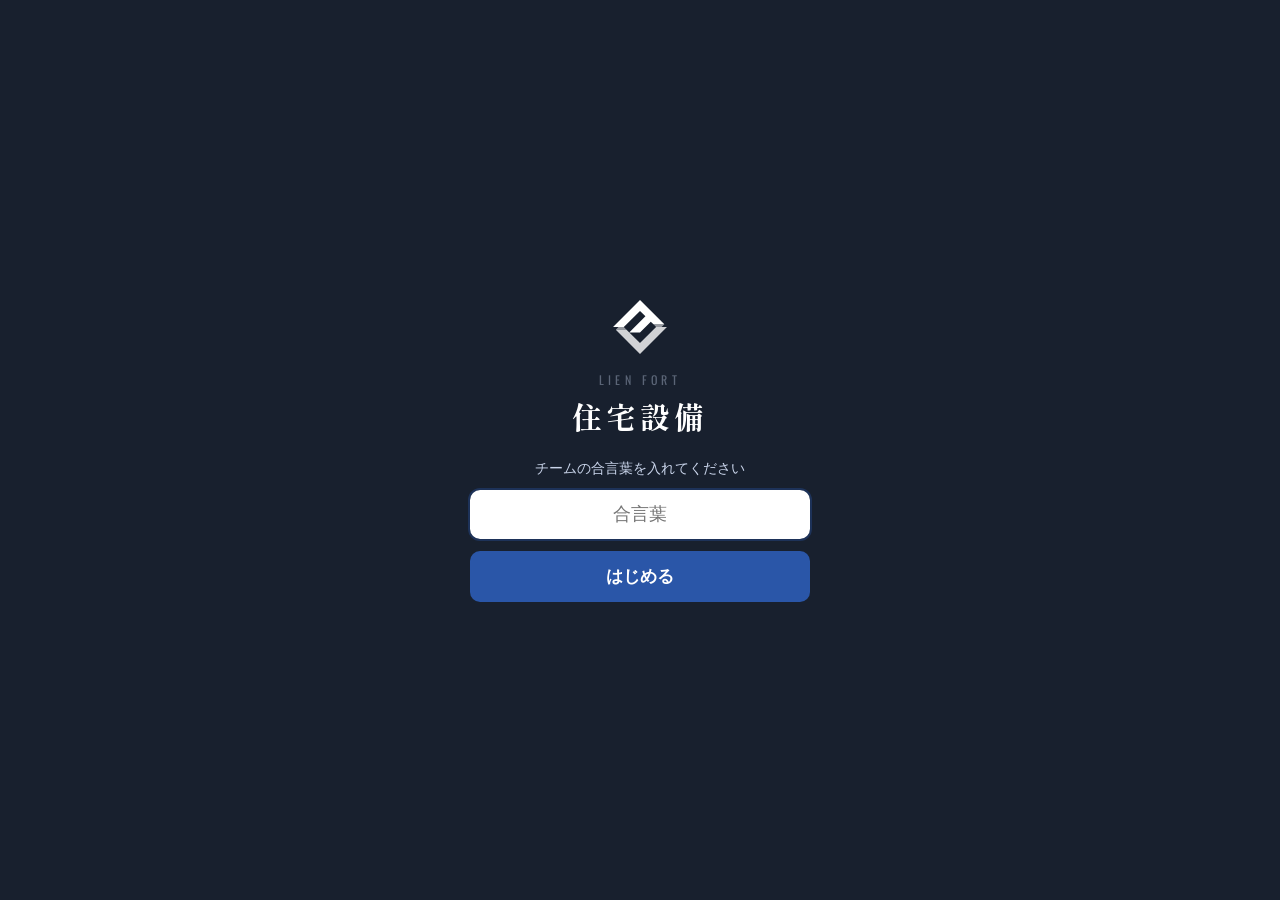
<file: tataki.html>
<!DOCTYPE html>
<html>
<head>
<base target="_top">
<meta charset="utf-8">
<meta name="viewport" content="width=device-width, initial-scale=1, maximum-scale=1, viewport-fit=cover">
<meta name="apple-mobile-web-app-capable" content="yes">
<meta name="mobile-web-app-capable" content="yes">
<meta name="apple-mobile-web-app-status-bar-style" content="black-translucent">
<meta name="apple-mobile-web-app-title" content="住宅設備">
<meta name="theme-color" content="#18202e">
<link rel="manifest" href="manifest.webmanifest">
<link rel="apple-touch-icon" href="icon-180.png">
<title>叩きカウンター</title>
<script src="api.js"></script>
<style>
  * { box-sizing: border-box; -webkit-tap-highlight-color: transparent; }
  body { margin: 0; padding: 16px; font-family: -apple-system, sans-serif; background: #f4f5f7; color: #222; }
  select { width: 100%; font-size: 18px; padding: 10px; border-radius: 10px; border: 1px solid #ccc; }
  .summary { display: flex; gap: 8px; margin: 14px 0; font-size: 15px; }
  .summary > div { flex: 1; background: #fff; border-radius: 12px; padding: 8px 6px; text-align: center; }
  .summary > div > b { font-size: 26px; display: block; }
  .left { display: block; font-size: 13px; color: #555; min-height: 0; }
  .left .n { font-size: 20px; font-weight: 700; color: #d35400; }
  .left .done { font-size: 15px; font-weight: 700; color: #27ae60; }
  .left .bar { display: block; height: 6px; background: #e3e6ea; border-radius: 3px; margin: 4px 0 2px; overflow: hidden; }
  .left .bar i { display: block; height: 100%; background: #2a56a8; }
  .left .g { font-size: 11px; color: #888; }
  #goalEdit { display: none; width: 100%; margin: -6px 0 12px; padding: 8px; font-size: 14px; border-radius: 10px; border: 1px solid #ccc; background: #fff; color: #2a56a8; }
  #goalBox { display: none; position: fixed; inset: 0; background: rgba(0,0,0,.45); z-index: 20; align-items: center; justify-content: center; padding: 16px; }
  #goalBox.on { display: flex; }
  .gcard { background: #fff; border-radius: 16px; padding: 18px; width: 100%; max-width: 360px; }
  .gcard h3 { margin: 0 0 4px; font-size: 20px; }
  .gcard p { margin: 0 0 12px; color: #666; font-size: 14px; }
  .gcard label { display: flex; align-items: center; justify-content: space-between; margin: 8px 0; font-size: 17px; font-weight: 600; }
  .gcard input { width: 110px; font-size: 22px; padding: 8px; border-radius: 10px; border: 1px solid #ccc; text-align: right; }
  .gcard .go { width: 100%; margin-top: 12px; padding: 14px; font-size: 18px; font-weight: 700; border: 0; border-radius: 12px; background: #2a56a8; color: #fff; }
  .gcard .no { width: 100%; margin-top: 8px; padding: 10px; font-size: 15px; border: 0; background: none; color: #666; }
  #goalMsg { color: #c0392b; font-size: 14px; min-height: 18px; margin-top: 6px; }
  .grid { display: grid; grid-template-columns: 1fr 1fr; gap: 10px; }
  button.r { min-height: 76px; font-size: 17px; font-weight: 600; border: 0; border-radius: 14px; color: #fff; position: relative; }
  button.r:active { transform: scale(.96); }
  button.r span { position: absolute; top: 6px; right: 10px; font-size: 14px; opacity: .9; }
  .undo { margin-top: 14px; width: 100%; padding: 12px; font-size: 16px; border-radius: 10px; border: 1px solid #999; background: #fff; }
  #msg { text-align: center; min-height: 20px; margin-top: 8px; font-size: 14px; color: #666; }
  #pending { display: none; margin-top: 10px; padding: 10px; border-radius: 10px; background: #fff3cd; color: #7a5b00; font-size: 14px; text-align: center; }
  #overlay { display: none; position: fixed; inset: 0; background: rgba(255,255,255,.6); z-index: 10;
             align-items: center; justify-content: center; flex-direction: column; font-size: 16px; font-weight: 600; }
  body.busy #overlay { display: flex; }
  .spinner { width: 44px; height: 44px; border: 5px solid #ccc; border-top-color: #2980b9; border-radius: 50%;
             animation: spin .8s linear infinite; margin-bottom: 10px; }
  @keyframes spin { to { transform: rotate(360deg); } }
</style>
<link href="https://fonts.googleapis.com/css2?family=Inter:wght@500;700;800&family=Oswald:wght@400;500&family=Shippori+Mincho+B1:wght@700&display=swap" rel="stylesheet">
<script>
  // 明るい・暗い：端末の設定に合わせる。右上のボタンで切り替えると、その端末に覚える（lfTheme）
  (function () { try { var t = localStorage.getItem('lfTheme'); if (t) document.documentElement.setAttribute('data-theme', t); } catch (e) {} })();
</script>
<style>
  /* 住宅設備アプリ共通のデザイン（2026-11-18 作り直し：明るい・暗い、パソコンは左にメニュー）。
     色は Lien Fort（lienfort.co.jp）の紺と青。各画面の style より後に読むので上書きになる */
  :root { --ink: #18202e; --blue: #2a56a8; --btn: #2a56a8; --sub: #5b6577; --line: #e2e7ef; --bg: #f3f5f9; --pale: #eef2f9;
          --surface: #fff; --surface2: #f6f8fb; --track: #e9edf3; --bar: #18202e; --chip: #18202e; --chipInk: #fff;
          --veil: rgba(243,245,249,.72); --shadow: 0 1px 2px rgba(24,32,46,.06), 0 8px 24px rgba(24,32,46,.05);
          --pend: #fff3cd; --pendInk: #7a5b00; --goodBg: #eafaf0; --badBg: #fdecea;
          --en: Oswald, "Arial Narrow", sans-serif; --num: Inter, "Hiragino Sans", sans-serif; color-scheme: light; }
  @media (prefers-color-scheme: dark) {
    :root:not([data-theme="light"]) { --ink: #eef2f8; --blue: #7fa2e8; --sub: #9aa6b8; --line: #263042; --bg: #0d121b; --pale: #1c2433;
          --surface: #161d29; --surface2: #1c2433; --track: #263042; --bar: #0a0f17; --chip: #eef2f8; --chipInk: #0d121b;
          --veil: rgba(13,18,27,.72); --shadow: none; --pend: #3a3216; --pendInk: #f0d58a; --goodBg: #12301f; --badBg: #3a1a1a; color-scheme: dark; }
  }
  :root[data-theme="dark"] { --ink: #eef2f8; --blue: #7fa2e8; --sub: #9aa6b8; --line: #263042; --bg: #0d121b; --pale: #1c2433;
          --surface: #161d29; --surface2: #1c2433; --track: #263042; --bar: #0a0f17; --chip: #eef2f8; --chipInk: #0d121b;
          --veil: rgba(13,18,27,.72); --shadow: none; --pend: #3a3216; --pendInk: #f0d58a; --goodBg: #12301f; --badBg: #3a1a1a; color-scheme: dark; }

  body { background: var(--bg) !important; color: var(--ink) !important; padding: 0 14px 40px !important;
         font-family: "Hiragino Sans", "Noto Sans JP", "Yu Gothic", sans-serif !important; }

  /* 上の帯 */
  .lf-bar { position: sticky; top: 0; z-index: 5; display: flex; align-items: center; gap: 12px; margin: 0 -14px 14px; padding: 12px 14px;
            background: var(--bar); color: #fff; }
  .lf-back { flex: none; width: 36px; height: 36px; display: flex; align-items: center; justify-content: center; padding-bottom: 3px;
             border: 1px solid rgba(255,255,255,.18); border-radius: 10px; color: #fff; text-decoration: none; font-size: 24px; }
  .lf-t small { display: block; font-family: var(--en); font-size: 10px !important; letter-spacing: .3em; color: #8fa6cf !important; }
  .lf-t b { font-size: 17px; letter-spacing: .05em; color: #fff; }
  .lf-theme { flex: none; margin-left: auto; width: 36px; height: 36px; display: flex; align-items: center; justify-content: center;
              border: 1px solid rgba(255,255,255,.18); border-radius: 10px; background: rgba(255,255,255,.06); color: #fff; padding: 0; cursor: pointer; }
  .lf-theme svg { width: 18px; height: 18px; fill: none; stroke: currentColor; stroke-width: 1.8; stroke-linecap: round; }
  .lf-bar .who ~ .lf-theme, .lf-bar .lf-theme ~ .who { margin-left: 8px; }

  /* 入力欄 */
  select, input, textarea { background: var(--surface) !important; color: var(--ink) !important; border: 1px solid var(--line) !important; }
  select:focus, input:focus, textarea:focus { outline: 2px solid rgba(42,86,168,.35); border-color: var(--blue) !important; }
  input[type="checkbox"], input[type="radio"] { accent-color: var(--btn); }
  h2, h3, .card h3 { letter-spacing: .03em; color: var(--ink) !important; }
  label, .note, .sub, small, #msg, .legend, .count, .calc, .coord, .state, .card dt, .gcard p { color: var(--sub) !important; }
  td.s small, .shd td.c small, button.r small, .tiles a.app.main small { color: rgba(255,255,255,.85) !important; } td.s.last small { color: #5c4b00 !important; }

  /* 面（カード・表・パネル） */
  .card, .summary, .summary > div, .tbl, .gcard, .sheet .in, #close, .visit, .panel, .find, .fab, .showBtn,
  td.d, .mon td, .shd td:not(.c), .checks label, #sale .checks label, .sheet .kinds label, .names button, #pickList button {
    background: var(--surface) !important; border-color: var(--line) !important; color: var(--ink); }
  .card, .tbl, .summary > div, .summary, .gcard, .visit { border: 1px solid var(--line) !important; border-radius: 16px !important; box-shadow: var(--shadow) !important; }
  .card summary, .req { color: var(--blue) !important; }
  .summary div { font-size: 12px; color: var(--sub); }
  .summary b, .big, .rk .v, .v, .gy td b { font-family: var(--num) !important; font-variant-numeric: tabular-nums; letter-spacing: -.01em; }
  .summary b { font-weight: 800; font-size: 28px !important; color: var(--ink); }
  .big { font-weight: 800 !important; color: var(--ink) !important; }
  .bar, .left .bar { background: var(--track) !important; }
  .bar i, .left .bar i { background: var(--btn) !important; } .bar i.ok { background: #27ae60 !important; }
  td.d.today, .mon td.today { border-color: var(--blue) !important; color: var(--blue); }
  td.s.free { background: var(--btn) !important; }
  td.s.block { background: var(--pale) !important; }
  .legend span:first-child i { background: var(--btn) !important; }
  .sec { border-top-color: var(--line) !important; color: var(--ink); }
  .st { background: var(--pale) !important; color: var(--ink) !important; }
  .st.shoho { background: #8e44ad !important; color: #fff !important; }
  .st.x { background: var(--badBg) !important; color: #e06b5f !important; }
  #pending { background: var(--pend) !important; color: var(--pendInk) !important; }
  .checks label, #sale .checks label, .sheet .kinds label { color: var(--ink) !important; }

  /* 表（KPI） */
  table { color: var(--ink); }
  th { background: var(--surface2) !important; color: var(--sub) !important; border-color: var(--line) !important; }
  td { border-color: var(--line) !important; }
  .tbl td:first-child { background: var(--surface) !important; }
  .tbl th:first-child, tr.total td { background: var(--surface2) !important; }
  td.good { background: var(--goodBg) !important; } td.bad { background: var(--badBg) !important; }

  /* ボタン。結果ボタンの色（成約＝緑など）は見分けやすさのため各画面のまま */
  button { font-family: inherit; }
  button.r { border-radius: 14px !important; box-shadow: 0 2px 0 rgba(0,0,0,.14); letter-spacing: .03em; }
  .undo, .listbtn, .nav button, .btns > *, .cancel, .seg button, .gyreset, .admin button, .opts button, .two button, .links button,
  .sides button, .close-btn, .choice button, .kinds button, .pc button, #goalEdit, .del, .add {
    background: var(--surface) !important; border: 1px solid var(--line) !important; color: var(--ink) !important; }
  .listbtn, .btns > *, .btns .map, .links button, .two button, #goalEdit, .close-btn { color: var(--blue) !important; }
  .del { color: #e06b5f !important; border-color: rgba(224,107,95,.5) !important; }
  .add { border: 2px dashed var(--blue) !important; color: var(--blue) !important; }
  .ok, .acts .ok, .gcard .go, #close .ok { background: var(--btn) !important; color: #fff !important; }
  .tabs { gap: 6px !important; }
  .tabs button, .seg button { border-radius: 999px !important; border: 1px solid var(--line) !important; background: var(--surface) !important; color: var(--sub) !important; font-weight: 600; }
  .tabs button.on, .seg button.on, .opts button.on, .choice button.on, .sides button.on, .showBtn.on {
    background: var(--chip) !important; border-color: var(--chip) !important; color: var(--chipInk) !important; }
  .kinds button.on { background: #8e44ad !important; border-color: #8e44ad !important; color: #fff !important; }
  #clockBtn { background: var(--pale) !important; color: var(--ink) !important; }
  #clockBtn.on { background: var(--badBg) !important; color: #e06b5f !important; }
  #placeBtn { background: var(--surface) !important; }
  #findList button { color: var(--ink) !important; border-top-color: var(--line) !important; }
  .fab, .fab * { color: var(--blue) !important; } #layerBtn, #findBtn, .showBtn { color: var(--ink) !important; }
  #areaChip { background: var(--surface) !important; color: var(--ink) !important; } #areaChip button { background: var(--pale) !important; color: var(--ink) !important; }

  /* ランキング：1〜3位は丸い数字（金・銀・銅） */
  .rk .n { font-family: var(--num); }
  .rk.m1 .n, .rk.m2 .n, .rk.m3 .n { width: 26px; height: 26px; margin: 0 auto; border-radius: 50%; display: flex; align-items: center; justify-content: center;
                                    font-size: 13px; font-weight: 800; }
  .rk.m1 .n { background: #e9c46a; color: #18202e !important; }
  .rk.m2 .n { background: #cfd5de; color: #18202e !important; }
  .rk.m3 .n { background: #dcae86; color: #18202e !important; }
  /* 目立たせるカード（チーム売上など） */
  .card.feature { background: #18202e !important; border-color: #18202e !important; color: #fff; }
  :root[data-theme="dark"] .card.feature { background: #1d2a44 !important; border-color: #2c3d5f !important; }
  .card.feature h3, .card.feature .big { color: #fff !important; }
  .card.feature .sub, .card.feature h3 small { color: #b8c4d8 !important; }
  .card.feature .bar { background: rgba(255,255,255,.14) !important; } .card.feature .bar i { background: #5b8def !important; }

  /* 重なる画面（入力・一覧など）と読み込み中 */
  .sheet, #sale, #list, #pick { background: var(--bg) !important; }
  #pickList button { border-color: var(--line) !important; }
  #overlay { background: var(--veil) !important; color: var(--ink); }
  #goalBox { background: rgba(0,0,0,.55) !important; }
  .spinner { border-color: var(--track) !important; border-top-color: var(--btn) !important; }

  /* パソコン：左にメニュー（#lfSide は下のスクリプトで作る） */
  #lfSide { display: none; }
  @media (min-width: 1024px) {
    body.lf-side { padding-left: 264px !important; padding-right: 32px !important; }
    body.lf-side .lf-bar { margin: 0 -32px 20px; padding-left: 32px; padding-right: 32px; }
    body.lf-side .lf-back { display: none; }
    body.lf-side > .hero { margin-left: -32px !important; margin-right: -32px !important; padding-left: 40px !important; }
    #lfSide { display: flex; position: fixed; left: 0; top: 0; bottom: 0; width: 232px; z-index: 40; flex-direction: column; gap: 22px;
              padding: 26px 14px; box-sizing: border-box; overflow-y: auto; background: #111824; color: #eef2f8; }
    #lfSide .lg { display: block; padding: 0 10px; text-decoration: none; color: #eef2f8; }
    #lfSide .lg small { display: block; font-family: var(--en); font-size: 11px; letter-spacing: .35em; color: #7fa2e8; }
    #lfSide .lg b { font-family: "Shippori Mincho B1", serif; font-size: 22px; letter-spacing: .12em; }
    #lfSide nav { display: flex; flex-direction: column; gap: 2px; }
    #lfSide nav a { display: flex; align-items: center; gap: 10px; padding: 10px 12px; border-radius: 10px; color: #b8c4d8; text-decoration: none; font-size: 14px; }
    #lfSide nav a:hover { background: #1a2333; color: #fff; }
    #lfSide nav a.on { background: #2a56a8; color: #fff; font-weight: 700; }
    #lfSide nav a span { font-family: var(--en); font-size: 9px; letter-spacing: .2em; color: #6f82a6; width: 58px; flex: none; }
    #lfSide nav a.on span { color: #c9d8f7; }
  }
</style>
<script>
  // 右上の明るい・暗いボタンと、パソコンの左メニュー
  document.addEventListener('DOMContentLoaded', function () {
    var root = document.documentElement;
    var dark = function () { var t = root.getAttribute('data-theme'); return t ? t === 'dark' : matchMedia('(prefers-color-scheme: dark)').matches; };
    var SUN = '<svg viewBox="0 0 24 24"><circle cx="12" cy="12" r="4"/><path d="M12 2v2M12 20v2M4.9 4.9l1.4 1.4M17.7 17.7l1.4 1.4M2 12h2M20 12h2M4.9 19.1l1.4-1.4M17.7 6.3l1.4-1.4"/></svg>';
    var MOON = '<svg viewBox="0 0 24 24"><path d="M21 12.8A9 9 0 1 1 11.2 3a7 7 0 0 0 9.8 9.8z"/></svg>';
    var host = document.querySelector('.lf-bar') || document.querySelector('.hero');
    if (host) {
      var b = document.createElement('button');
      b.type = 'button'; b.className = 'lf-theme';
      var paint = function () { b.innerHTML = dark() ? SUN : MOON; b.setAttribute('aria-label', dark() ? '明るい表示にする' : '暗い表示にする'); };
      b.onclick = function () { var t = dark() ? 'light' : 'dark'; root.setAttribute('data-theme', t); try { localStorage.setItem('lfTheme', t); } catch (e) {} paint(); };
      paint();
      if (host.classList.contains('hero')) { b.style.position = 'absolute'; b.style.top = '18px'; b.style.right = '16px'; b.style.zIndex = '2'; host.appendChild(b); }
      else host.insertBefore(b, host.querySelector('.who'));
    }
    // 地図の画面は全面を地図に使うので左メニューを出さない
    if (document.getElementById('map')) return;
    var gh = /github\.io$/.test(location.hostname);
    var a0 = document.querySelector('a.lf-back, a[href*="?page="]');
    var base = a0 ? a0.href.split('?')[0] : '';
    var MAP = 'map.html';
    var PAGES = [['yotei', '商談予定', 'SCHEDULE'], ['tataki', '叩きカウンター', 'COUNTER'],
                 ['saiji', '催事', 'REPORT'], ['sales', '売上', 'SALES'],
                 ['kpi', 'KPI・ランキング', 'KPI'], ['settings', '設定', 'SETTINGS'], ['map', '営業マップ', 'MAP']];
    var href = function (k) { return k === 'map' ? (gh ? 'map.html' : MAP) : gh ? (k === 'menu' ? 'index.html' : k + '.html') : base + (k === 'menu' ? '' : '?page=' + k); };
    var title = (document.querySelector('.lf-t b') || {}).textContent || '';
    var file = location.pathname.split('/').pop();
    var esc = function (s) { return String(s).replace(/[&<>"]/g, function (c) { return { '&': '&amp;', '<': '&lt;', '>': '&gt;', '"': '&quot;' }[c]; }); };
    var side = document.createElement('aside');
    side.id = 'lfSide';
    side.innerHTML = '<a class="lg" target="_top" href="' + esc(href('menu')) + '"><small>LIEN FORT</small><b>住宅設備</b></a><nav>' + PAGES.map(function (p) {
      var on = gh ? file === p[0] + '.html' : title.replace('催事 お客様登録', '催事のお客様登録') === p[1];
      return '<a target="_top" class="' + (on ? 'on' : '') + '" href="' + esc(href(p[0])) + '"><span>' + p[2] + '</span>' + p[1] + '</a>';
    }).join('') + '</nav>';
    document.body.appendChild(side);
    document.body.classList.add('lf-side');
  });
</script>
<link rel="stylesheet" href="app.css">
</head>
<body>
  <header class="lf-bar"><a href="index.html" class="lf-back" aria-label="メニュー">‹</a><div class="lf-t"><small>LIEN FORT</small><b>叩きカウンター</b></div></header>
  <select id="name"><option value="">名前を選択</option></select>
  <div class="summary">
    <div>叩き数<b id="knock">0</b><span class="left" id="l-knock"></span></div>
    <div>対面数<b id="face">0</b><span class="left" id="l-face"></span></div>
    <div>アポ<b id="apo">0</b><span class="left" id="l-apo"></span></div>
  </div>
  <button id="goalEdit">🎯 今日の目標を変える</button>
  <div class="grid" id="grid"></div>
  <button class="undo" id="undo">↩ 直前を取り消す</button>
  <div id="msg"></div>
  <div id="pending"></div>
  <div id="goalBox"><div class="gcard">
    <h3>🎯 今日の目標</h3><p id="goalWho"></p>
    <label>叩き数<input id="g-k" type="number" inputmode="numeric" min="0" placeholder="軒"></label>
    <label>対面数<input id="g-t" type="number" inputmode="numeric" min="0"></label>
    <label>アポ<input id="g-a" type="number" inputmode="numeric" min="0" placeholder="件"></label>
    <div id="goalMsg"></div>
    <button class="go" id="goalOk">決定してスタート</button>
    <button class="no" id="goalNo">閉じる</button>
  </div></div>
  <div id="overlay"><div class="spinner"></div><span id="overlayText">記録中…</span></div>

<script>
  const COLORS = { '不在':'#8a8f98', 'インターホンNG':'#d9534f', 'フロントNG':'#e67e22', 'トーク後NG':'#c0392b',
                   'アポ':'#27ae60', '両面アポ':'#27ae60', '片面アポ':'#16a085', '再訪':'#2980b9', '蓄ファ':'#8e44ad', '対象外':'#555' };
  // アポは両面・片面の2つのボタン（どちらもアポ数に入る。前からの「アポ」も数える）
  const APOS = ['アポ','両面アポ','片面アポ'];
  const FACE = ['フロントNG','トーク後NG','再訪','蓄ファ','対象外'].concat(APOS);
  const $ = id => document.getElementById(id);
  let results = [], busy = false, sending = false, sent = {};

  // 住宅設備アプリの叩きカウンター（元は 31_叩きカウンター/コード/index.html）。スマホの保存はクローザー入力と分けて tQueue・tName
  // 押した記録はまずスマホに保存し（未送信）、電波があれば送る。電波がない間はたまっていき、戻ったら送る
  let queue = [];
  try { queue = JSON.parse(localStorage.getItem('tQueue')) || []; } catch (e) {}
  function saveQueue() { try { localStorage.setItem('tQueue', JSON.stringify(queue)); } catch (e) {} }
  const day = t => new Date(t).toDateString();

  // 今日の目標：その日に初めて開いた（名前を選んだ）ときに入れる。スマホに保存（tGoal）してシート「今日の目標」にも送る。その日のうちは直せる
  const todayKey = () => { const d = new Date(); return d.getFullYear() + '-' + String(d.getMonth() + 1).padStart(2, '0') + '-' + String(d.getDate()).padStart(2, '0'); };
  let goals = {}, goalSending = false;
  try { goals = JSON.parse(localStorage.getItem('tGoal')) || {}; } catch (e) {}
  function saveGoals() {
    Object.keys(goals).forEach(n => { if (goals[n].day !== todayKey()) delete goals[n]; });
    try { localStorage.setItem('tGoal', JSON.stringify(goals)); } catch (e) {}
  }
  function myGoal() { const g = goals[$('name').value]; return g && g.day === todayKey() ? g : null; }
  function openGoal(edit) {
    const name = $('name').value, g = myGoal();
    if (!name) return;
    $('goalWho').textContent = name + ' さん、今日の目標を入れてください';
    ['k', 't', 'a'].forEach(k => $('g-' + k).value = g ? g[k] : '');
    $('goalMsg').textContent = '';
    $('goalNo').style.display = edit ? 'block' : 'none';
    $('goalBox').classList.add('on');
  }
  function closeGoal() { $('goalBox').classList.remove('on'); }
  function setGoal() {
    const v = {};
    for (const k of ['k', 't', 'a']) {
      const s = $('g-' + k).value.trim(), n = Number(s);
      if (s === '' || !(n >= 0) || n !== Math.floor(n)) { $('goalMsg').textContent = '3つとも0以上の数を入れてください'; return; }
      v[k] = n;
    }
    goals[$('name').value] = Object.assign({ day: todayKey(), sent: false }, v);
    saveGoals(); closeGoal(); render(); sendGoal();
    $('msg').textContent = '今日の目標を決めました。がんばりましょう！';
  }
  // まだ送っていない目標を送る（電波がなければ、あとで送る）
  function sendGoal() {
    const name = Object.keys(goals).find(n => !goals[n].sent && goals[n].day === todayKey());
    if (goalSending || !name) return;
    const g = goals[name];
    goalSending = true;
    google.script.run
      .withSuccessHandler(() => { goalSending = false; if (goals[name] === g) { g.sent = true; saveGoals(); } sendGoal(); })
      .withFailureHandler(() => { goalSending = false; })
      .tSetGoal(name, { k: g.k, t: g.t, a: g.a });
  }
  // 今日の数を受け取ったとき：シートの目標があれば使い、どこにもなければ目標を入れる画面を出す
  function onToday(c) {
    sent = c;
    if (c && c._day === todayKey() && $('name').value) {
      const name = $('name').value, g = myGoal();
      if (c._goal && (!g || g.sent)) { goals[name] = Object.assign({ day: todayKey(), sent: true }, c._goal); saveGoals(); if ($('goalNo').style.display === 'none') closeGoal(); }
      else if (!c._goal && !g) openGoal(false);
    }
    render();
  }

  function render() {
    const name = $('name').value, counts = Object.assign({}, sent);
    queue.filter(q => q.name === name && day(q.ts) === day(Date.now())).forEach(q => counts[q.result] = (counts[q.result] || 0) + 1);
    results.forEach(r => $('c-' + r).textContent = counts[r] || 0);
    const face = FACE.reduce((s, r) => s + (counts[r] || 0), 0);
    $('face').textContent = face;
    $('knock').textContent = face + (counts['不在'] || 0) + (counts['インターホンNG'] || 0);
    $('apo').textContent = APOS.reduce((s, r) => s + (counts[r] || 0), 0);
    $('pending').style.display = queue.length ? 'block' : 'none';
    $('pending').textContent = '未送信 ' + queue.length + '件（電波が戻ったら自動で送ります）';
    // 目標までのカウントダウン
    const g = myGoal(), now = { knock: Number($('knock').textContent), face: face, apo: Number($('apo').textContent) };
    $('goalEdit').style.display = name ? 'block' : 'none';
    $('goalEdit').textContent = g ? '🎯 今日の目標を変える' : '🎯 今日の目標を入れる';
    [['knock', 'k'], ['face', 't'], ['apo', 'a']].forEach(([id, k]) => {
      const el = $('l-' + id);
      if (!g) { el.innerHTML = ''; return; }
      const left = g[k] - now[id], w = g[k] ? Math.min(100, now[id] / g[k] * 100) : 100;
      el.innerHTML = (left > 0 ? 'あと <span class="n">' + left + '</span>' : '<span class="done">達成！🎉</span>') +
        '<span class="bar"><i style="width:' + w + '%"></i></span><span class="g">目標 ' + g[k] + '</span>';
    });
  }

  function record(result) {
    const name = $('name').value;
    if (!name) { $('msg').textContent = '名前を選んでください'; return; }
    if (busy) return;
    if (!myGoal()) { openGoal(false); return; }
    queue.push({ id: Date.now() + '-' + Math.random().toString(36).slice(2, 8), name: name, result: result, ts: Date.now() });
    saveQueue();
    $('msg').textContent = '記録しました：' + result;
    render();
    // 押し間違い防止に少しの間ほかを押せなくする
    setBusy(true, '記録中…');
    setTimeout(() => setBusy(false), 500);
    flush();
  }

  // 未送信をまとめて送る。送れた分だけ消す（同じ記録は二重に入らない）
  function flush() {
    sendGoal();
    if (sending || !queue.length) return;
    sending = true;
    const batch = queue.slice(0, 50);
    google.script.run
      .withSuccessHandler(r => {
        const ids = r.ids || r;
        sending = false;
        queue = queue.filter(q => !ids.includes(q.id));
        if (r.unknown) $('msg').textContent = '名前が見つからない記録が' + r.unknown + '件ありました（管理者に連絡してください）';
        saveQueue();
        loadToday();
        if (queue.length) flush();
      })
      .withFailureHandler(() => { sending = false; render(); })
      .tAddRecords(batch);
  }

  function undo() {
    const name = $('name').value;
    if (!name) { $('msg').textContent = '名前を選んでください'; return; }
    if (!confirm('直前の記録を取り消しますか？')) return;
    const i = queue.map(q => q.name).lastIndexOf(name);
    if (i >= 0) {
      queue.splice(i, 1); saveQueue(); render();
      $('msg').textContent = '取り消しました（未送信の分）';
      return;
    }
    if (!navigator.onLine) { $('msg').textContent = '電波がない時は、送信済みの記録は取り消せません'; return; }
    setBusy(true, '取り消し中…');
    google.script.run
      .withSuccessHandler(c => { setBusy(false); onToday(c); $('msg').textContent = '取り消しました'; })
      .withFailureHandler(e => { setBusy(false); $('msg').textContent = 'エラー: ' + e.message; })
      .tUndoLast(name);
  }

  // 少しの間、画面全体を覆ってほかのボタンや名前を触れないようにする
  function setBusy(on, text) {
    busy = on;
    if (text) $('overlayText').textContent = text;
    document.body.classList.toggle('busy', on);
    document.querySelectorAll('button, select').forEach(el => el.disabled = on);
  }

  function loadToday() {
    if (!$('name').value) return render();
    google.script.run.withSuccessHandler(onToday).withFailureHandler(() => { render(); if (!myGoal()) openGoal(false); }).tGetToday($('name').value);
  }

  google.script.run.withSuccessHandler(cfg => {
    results = cfg.results;
    cfg.names.forEach(n => $('name').add(new Option(n, n)));
    results.forEach(r => {
      const b = document.createElement('button');
      b.className = 'r'; b.style.background = COLORS[r] || '#333';
      b.innerHTML = r + '<span id="c-' + r + '">0</span>';
      b.onclick = () => record(r);
      $('grid').appendChild(b);
    });
    try { const saved = localStorage.getItem('tName'); if (saved) $('name').value = saved; } catch (e) {}
    loadToday();
    flush();
  }).tConfig();

  $('name').onchange = () => {
    try { localStorage.setItem('tName', $('name').value); } catch (e) {}
    sent = {};
    loadToday();
  };
  $('undo').onclick = undo;
  $('goalEdit').onclick = () => openGoal(true);
  $('goalOk').onclick = setGoal;
  $('goalNo').onclick = closeGoal;
  window.addEventListener('online', flush);
  setInterval(flush, 20000);
  // 開きっぱなしでも、日付が変わったら今日の数字に切り替える（0時に0へ）
  let shownDay = day(Date.now());
  setInterval(() => {
    if (day(Date.now()) === shownDay) return;
    shownDay = day(Date.now()); sent = {}; render(); loadToday();
  }, 30000);
</script>
</body>
</html>
</file>
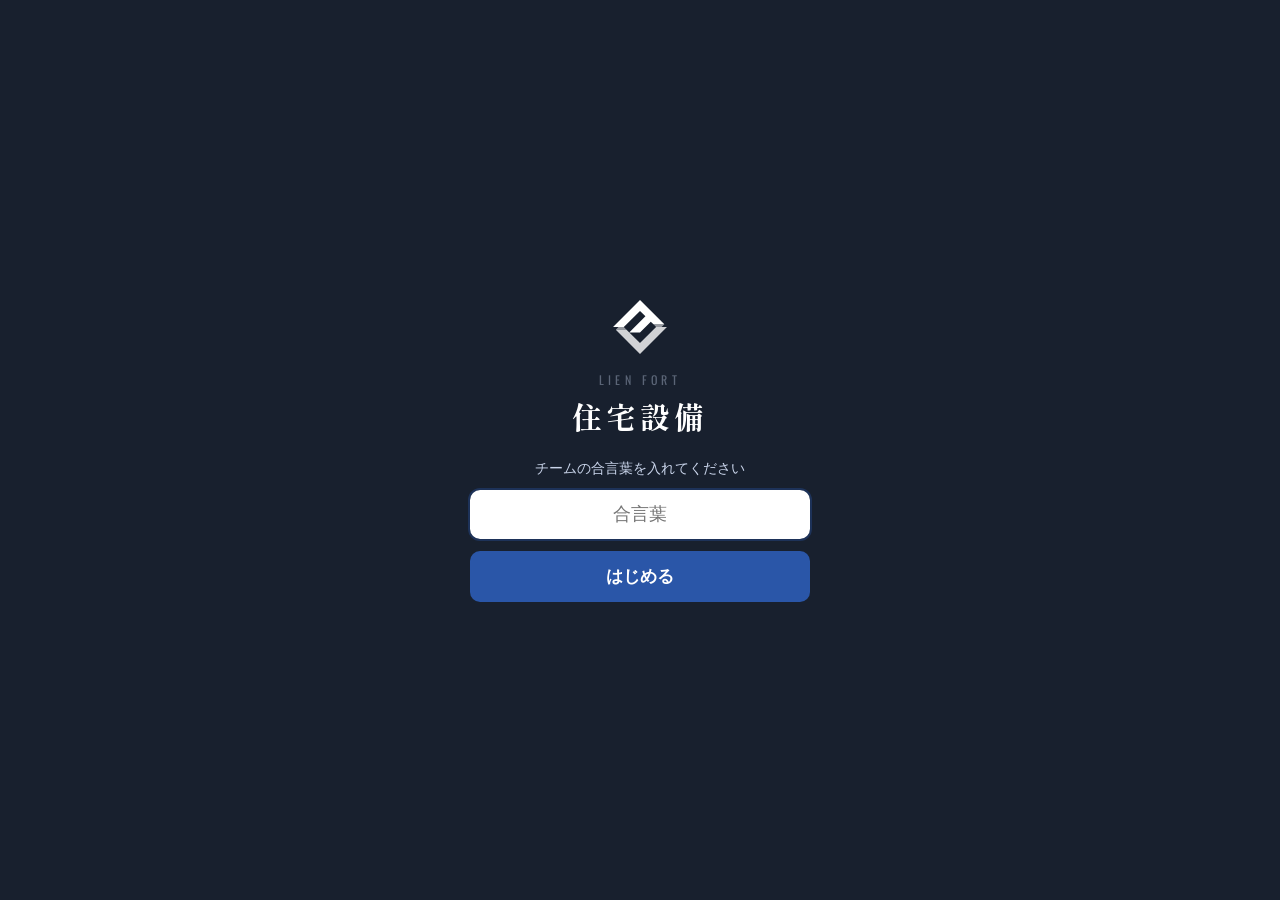
<file: yotei.html>
<!DOCTYPE html>
<html>
<head>
<base target="_top">
<meta charset="utf-8">
<meta name="viewport" content="width=device-width, initial-scale=1, maximum-scale=1, viewport-fit=cover">
<meta name="apple-mobile-web-app-capable" content="yes">
<meta name="mobile-web-app-capable" content="yes">
<meta name="apple-mobile-web-app-status-bar-style" content="black-translucent">
<meta name="apple-mobile-web-app-title" content="住宅設備">
<meta name="theme-color" content="#18202e">
<link rel="manifest" href="manifest.webmanifest">
<link rel="apple-touch-icon" href="icon-180.png">
<title>商談予定</title>
<script src="api.js"></script>
<style>
  * { box-sizing: border-box; -webkit-tap-highlight-color: transparent; }
  body { margin: 0; padding: 12px 12px 40px; font-family: -apple-system, sans-serif; background: #f4f5f7; color: #222; }
  select, input, textarea { width: 100%; font-size: 17px; padding: 10px; border-radius: 10px; border: 1px solid #ccc; background: #fff; font-family: inherit; }
  button { font-family: inherit; }
  .tabs { display: flex; gap: 6px; margin-bottom: 10px; }
  .tabs button { flex: 1; padding: 11px; font-size: 16px; font-weight: 600; border-radius: 10px; border: 1px solid #2980b9; background: #fff; color: #2980b9; }
  .tabs button.on { background: #2980b9; color: #fff; }
  .nav { display: flex; align-items: center; gap: 8px; margin-bottom: 10px; }
  .nav button { width: 48px; padding: 9px 0; font-size: 18px; border-radius: 10px; border: 1px solid #999; background: #fff; }
  .nav .mid { flex: 1; text-align: center; font-weight: 600; font-size: 16px; }
  .nav .mid input { text-align: center; font-weight: 600; }
  table { width: 100%; border-collapse: separate; border-spacing: 4px; table-layout: fixed; }
  th { font-size: 13px; color: #666; font-weight: 600; }
  td.d { font-size: 14px; font-weight: 600; text-align: center; background: #fff; border-radius: 8px; padding: 8px 2px; border: 1px solid #ddd; }
  td.d small { display: block; font-size: 11px; color: #888; font-weight: 400; }
  td.d.today { border-color: #2980b9; color: #2980b9; }
  .sun { color: #c0392b; } .sat { color: #2471a3; }
  td.s { text-align: center; border-radius: 8px; padding: 10px 2px; font-size: 17px; font-weight: 700; color: #fff; }
  td.s.free { background: #27ae60; } td.s.last { background: #f1c40f; color: #5c4b00; } td.s.full { background: #b8bcc2; } td.s.over { background: #c0392b; }
  td.s small { display: block; font-size: 11px; font-weight: 400; opacity: .9; }
  td.none { background: transparent; }
  .legend { display: flex; gap: 10px; justify-content: center; font-size: 12px; color: #666; margin: 6px 0; flex-wrap: wrap; }
  .legend i { display: inline-block; width: 10px; height: 10px; border-radius: 3px; margin-right: 3px; vertical-align: -1px; }
  .card { background: #fff; border-radius: 12px; padding: 12px; margin-bottom: 8px; border: 1px solid #ddd; }
  .card .top { display: flex; justify-content: space-between; align-items: center; gap: 8px; }
  .card b { font-size: 17px; }
  .card small { display: block; color: #555; margin-top: 4px; font-size: 14px; }
  .st { font-size: 13px; padding: 3px 9px; border-radius: 10px; background: #e8eef7; color: #333; white-space: nowrap; }
  .btns { display: flex; gap: 6px; margin-top: 10px; }
  .btns > * { flex: 1; padding: 10px 0; font-size: 15px; font-weight: 600; border-radius: 10px; border: 1px solid #2980b9; background: #fff; color: #2980b9; text-align: center; text-decoration: none; }
  .btns .map { border-color: #27ae60; color: #27ae60; }
  .add { width: 100%; padding: 13px; font-size: 16px; font-weight: 600; border-radius: 12px; border: 2px dashed #27ae60; background: #fff; color: #27ae60; margin-top: 4px; }
  .sheet { display: none; position: fixed; inset: 0; background: #f4f5f7; z-index: 10; overflow-y: auto; padding: 16px; }
  .sheet.open { display: block; }
  #sale { z-index: 12; }
  .sheet h2 { margin: 0 0 12px; font-size: 20px; }
  .sheet label { display: block; font-size: 14px; color: #555; margin: 12px 0 4px; }
  .note { font-size: 13px; color: #888; margin-top: 4px; }
  .actions { display: flex; gap: 10px; margin: 20px 0 16px; }
  .actions button { flex: 1; padding: 14px; font-size: 17px; font-weight: 600; border-radius: 12px; border: 0; }
  .ok { background: #27ae60; color: #fff; }
  .cancel { background: #ddd; }
  .del { width: 100%; padding: 12px; font-size: 16px; border-radius: 10px; border: 1px solid #c0392b; background: #fff; color: #c0392b; }
  .checks { display: grid; grid-template-columns: 1fr 1fr; gap: 8px; }
  .checks label { display: flex !important; align-items: center; gap: 8px; margin: 0 !important; padding: 10px; background: #fff; border: 1px solid #ccc; border-radius: 10px; font-size: 16px !important; color: #222 !important; }
  .checks input { width: 22px; height: 22px; }
  .grid2 { display: grid; grid-template-columns: 1fr 1fr; gap: 10px; }
  button.r { min-height: 64px; font-size: 17px; font-weight: 600; border: 0; border-radius: 14px; color: #fff; }
  button.r.cur { outline: 4px solid #222; }
  #msg { text-align: center; min-height: 20px; margin: 8px 0; font-size: 14px; color: #666; white-space: pre-line; }
  #overlay { display: none; position: fixed; inset: 0; background: rgba(255,255,255,.6); z-index: 30;
             align-items: center; justify-content: center; flex-direction: column; font-size: 16px; font-weight: 600; }
  body.busy #overlay { display: flex; }
  .spinner { width: 44px; height: 44px; border: 5px solid #ccc; border-top-color: #2980b9; border-radius: 50%; animation: spin .8s linear infinite; margin-bottom: 10px; }
  @keyframes spin { to { transform: rotate(360deg); } }
  .hide { display: none; }
  .req { color: #c0392b; }
  .sec { margin: 22px 0 0; padding-top: 10px; border-top: 2px solid #dde3ea; font-weight: 700; font-size: 16px; }
  .choice { display: flex; gap: 8px; }
  .choice button { flex: 1; padding: 10px; font-size: 17px; border-radius: 10px; border: 1px solid #ccc; background: #fff; }
  .choice button.on { background: #2980b9; border-color: #2980b9; color: #fff; font-weight: 600; }
  .card details { margin-top: 6px; font-size: 14px; }
  .card summary { color: #2980b9; font-weight: 600; }
  .card dl { display: grid; grid-template-columns: auto 1fr; gap: 3px 10px; margin: 6px 0 0; }
  .card dt { color: #777; } .card dd { margin: 0; }
  table.mon { border-spacing: 2px; }
  .mon th { font-size: 12px; }
  .mon td { vertical-align: top; height: 76px; background: #fff; border: 1px solid #ddd; border-radius: 6px; padding: 2px 1px 2px 2px; font-size: 10px; overflow: hidden; }
  .mon td.out { opacity: .35; }
  .mon td.today { border: 2px solid #2980b9; }
  .mon .n { font-weight: 700; font-size: 12px; }
  .mon .e { white-space: nowrap; overflow: hidden; text-overflow: clip; line-height: 1.35; letter-spacing: -.3px; }
  .mon .e b { font-weight: 600; color: #555; }
  .mon .more { color: #888; }
  .kinds { display: flex; gap: 6px; margin-bottom: 8px; }
  .kinds button { flex: 1; padding: 8px; font-size: 14px; font-weight: 600; border-radius: 20px; border: 1px solid #8e44ad; background: #fff; color: #8e44ad; }
  .kinds button.on { background: #8e44ad; color: #fff; }
  table.sh { border-spacing: 2px; }
  .sh td.s { padding: 9px 0; font-size: 14px; }
  td.s.mine { background: #8e44ad; } td.s.block { background: #e1e4e8; color: #9aa0a6; }
  .st.shoho { background: #8e44ad; color: #fff; }
  .mon .e.sh b { color: #8e44ad; }
  .shd td { background: #fff; border: 1px solid #ddd; border-radius: 8px; padding: 9px 6px; font-size: 14px; }
  .shd td.c { text-align: center; font-weight: 700; color: #fff; }
  .shd td.c.free { background: #27ae60; } .shd td.c.full { background: #b8bcc2; }
  .shd td.x { color: #888; font-size: 13px; }
  .pc { display: flex; align-items: center; gap: 8px; margin-top: 8px; }
  .pc span { flex: 1; font-size: 14px; font-weight: 700; padding: 6px 10px; border-radius: 8px; color: #fff; }
  .pc button { padding: 7px 12px; font-size: 14px; font-weight: 600; border-radius: 8px; border: 1px solid #27ae60; background: #fff; color: #27ae60; }
  .card.pre { border-left: 6px solid #e67e22; } .card.done { border-left: 6px solid #27ae60; } .card.ng { border-left: 6px solid #c0392b; }
  .pc .pcng { border-color: rgba(192,57,43,.5) !important; color: #e06b5f !important; }
  .mon .e i { font-style: normal; }
  .subh { margin: 16px 0 6px; font-weight: 700; color: #8e44ad; }
  /* 予定の写真（備考の下）。小さく並べ、押すと大きく */
  .photos { display: grid; grid-template-columns: repeat(auto-fill, minmax(76px, 1fr)); gap: 8px; }
  .ph { position: relative; aspect-ratio: 1; border-radius: 10px; overflow: hidden; background: #e3e8f0; border: 0; padding: 0; }
  .ph img { width: 100%; height: 100%; object-fit: cover; display: block; }
  .ph .x { position: absolute; top: 4px; right: 4px; width: 26px; height: 26px; border-radius: 50%; border: 0; background: rgba(0,0,0,.6); color: #fff; font-size: 13px; }
  .phAdd { aspect-ratio: 1; border-radius: 10px; border: 2px dashed #2a56a8; background: none; color: #2a56a8; font-size: 13px; font-weight: 700; }
  #phView { display: none; position: fixed; inset: 0; z-index: 40; background: rgba(0,0,0,.9); align-items: center; justify-content: center; }
  #phView.open { display: flex; } #phView img { max-width: 100%; max-height: 100%; }
  /* アポ有効（年齢79歳以下・両面接触○・電気代5000円以上・蓄電池6年以上かなし）の色分け */
  .card.rk-ok { border-left: 6px solid #e6a700 !important; } .card.rk-ng { border-left: 6px solid #b8bcc2 !important; }
  .rkb { display: inline-block; margin-left: 6px; padding: 1px 8px; border-radius: 9px; font-size: 12px; font-weight: 700; vertical-align: 2px; }
  .rkb.ok { background: #e6a700; color: #fff; } .rkb.ng { background: #e1e4e8; color: #5b6577; }
  td.s .cl { display: block; font-size: 13px; line-height: 1.35; }
  td.s .ov { display: block; font-size: 11px; font-weight: 700; color: #fff; background: #c0392b; border-radius: 6px; margin: 2px 4px 0; }
  .arb { display: inline-block; margin-left: 6px; padding: 1px 8px; border-radius: 9px; font-size: 12px; font-weight: 700; vertical-align: 2px; background: #2a56a8; color: #fff; }
  .arb.tokyo { background: #16a085; } .arb.ov { background: #c0392b; }
  td.s .rkn { display: block; font-size: 11px; font-weight: 700; color: #ffe08a; }
  .mon .e .star { color: #e6a700; font-style: normal; }
  .mon .e.rk { background: rgba(230,167,0,.18); box-shadow: inset 0 0 0 1.5px #e6a700; border-radius: 4px; padding: 0 2px; margin: 1px 0; font-weight: 700; }
</style>
<link href="https://fonts.googleapis.com/css2?family=Inter:wght@500;700;800&family=Oswald:wght@400;500&family=Shippori+Mincho+B1:wght@700&display=swap" rel="stylesheet">
<script>
  // 明るい・暗い：端末の設定に合わせる。右上のボタンで切り替えると、その端末に覚える（lfTheme）
  (function () { try { var t = localStorage.getItem('lfTheme'); if (t) document.documentElement.setAttribute('data-theme', t); } catch (e) {} })();
</script>
<style>
  /* 住宅設備アプリ共通のデザイン（2026-11-18 作り直し：明るい・暗い、パソコンは左にメニュー）。
     色は Lien Fort（lienfort.co.jp）の紺と青。各画面の style より後に読むので上書きになる */
  :root { --ink: #18202e; --blue: #2a56a8; --btn: #2a56a8; --sub: #5b6577; --line: #e2e7ef; --bg: #f3f5f9; --pale: #eef2f9;
          --surface: #fff; --surface2: #f6f8fb; --track: #e9edf3; --bar: #18202e; --chip: #18202e; --chipInk: #fff;
          --veil: rgba(243,245,249,.72); --shadow: 0 1px 2px rgba(24,32,46,.06), 0 8px 24px rgba(24,32,46,.05);
          --pend: #fff3cd; --pendInk: #7a5b00; --goodBg: #eafaf0; --badBg: #fdecea;
          --en: Oswald, "Arial Narrow", sans-serif; --num: Inter, "Hiragino Sans", sans-serif; color-scheme: light; }
  @media (prefers-color-scheme: dark) {
    :root:not([data-theme="light"]) { --ink: #eef2f8; --blue: #7fa2e8; --sub: #9aa6b8; --line: #263042; --bg: #0d121b; --pale: #1c2433;
          --surface: #161d29; --surface2: #1c2433; --track: #263042; --bar: #0a0f17; --chip: #eef2f8; --chipInk: #0d121b;
          --veil: rgba(13,18,27,.72); --shadow: none; --pend: #3a3216; --pendInk: #f0d58a; --goodBg: #12301f; --badBg: #3a1a1a; color-scheme: dark; }
  }
  :root[data-theme="dark"] { --ink: #eef2f8; --blue: #7fa2e8; --sub: #9aa6b8; --line: #263042; --bg: #0d121b; --pale: #1c2433;
          --surface: #161d29; --surface2: #1c2433; --track: #263042; --bar: #0a0f17; --chip: #eef2f8; --chipInk: #0d121b;
          --veil: rgba(13,18,27,.72); --shadow: none; --pend: #3a3216; --pendInk: #f0d58a; --goodBg: #12301f; --badBg: #3a1a1a; color-scheme: dark; }

  body { background: var(--bg) !important; color: var(--ink) !important; padding: 0 14px 40px !important;
         font-family: "Hiragino Sans", "Noto Sans JP", "Yu Gothic", sans-serif !important; }

  /* 上の帯 */
  .lf-bar { position: sticky; top: 0; z-index: 5; display: flex; align-items: center; gap: 12px; margin: 0 -14px 14px; padding: 12px 14px;
            background: var(--bar); color: #fff; }
  .lf-back { flex: none; width: 36px; height: 36px; display: flex; align-items: center; justify-content: center; padding-bottom: 3px;
             border: 1px solid rgba(255,255,255,.18); border-radius: 10px; color: #fff; text-decoration: none; font-size: 24px; }
  .lf-t small { display: block; font-family: var(--en); font-size: 10px !important; letter-spacing: .3em; color: #8fa6cf !important; }
  .lf-t b { font-size: 17px; letter-spacing: .05em; color: #fff; }
  .lf-theme { flex: none; margin-left: auto; width: 36px; height: 36px; display: flex; align-items: center; justify-content: center;
              border: 1px solid rgba(255,255,255,.18); border-radius: 10px; background: rgba(255,255,255,.06); color: #fff; padding: 0; cursor: pointer; }
  .lf-theme svg { width: 18px; height: 18px; fill: none; stroke: currentColor; stroke-width: 1.8; stroke-linecap: round; }
  .lf-bar .who ~ .lf-theme, .lf-bar .lf-theme ~ .who { margin-left: 8px; }

  /* 入力欄 */
  select, input, textarea { background: var(--surface) !important; color: var(--ink) !important; border: 1px solid var(--line) !important; }
  select:focus, input:focus, textarea:focus { outline: 2px solid rgba(42,86,168,.35); border-color: var(--blue) !important; }
  input[type="checkbox"], input[type="radio"] { accent-color: var(--btn); }
  h2, h3, .card h3 { letter-spacing: .03em; color: var(--ink) !important; }
  label, .note, .sub, small, #msg, .legend, .count, .calc, .coord, .state, .card dt, .gcard p { color: var(--sub) !important; }
  td.s small, .shd td.c small, button.r small, .tiles a.app.main small { color: rgba(255,255,255,.85) !important; } td.s.last small { color: #5c4b00 !important; }

  /* 面（カード・表・パネル） */
  .card, .summary, .summary > div, .tbl, .gcard, .sheet .in, #close, .visit, .panel, .find, .fab, .showBtn,
  td.d, .mon td, .shd td:not(.c), .checks label, #sale .checks label, .sheet .kinds label, .names button, #pickList button {
    background: var(--surface) !important; border-color: var(--line) !important; color: var(--ink); }
  .card, .tbl, .summary > div, .summary, .gcard, .visit { border: 1px solid var(--line) !important; border-radius: 16px !important; box-shadow: var(--shadow) !important; }
  .card summary, .req { color: var(--blue) !important; }
  .summary div { font-size: 12px; color: var(--sub); }
  .summary b, .big, .rk .v, .v, .gy td b { font-family: var(--num) !important; font-variant-numeric: tabular-nums; letter-spacing: -.01em; }
  .summary b { font-weight: 800; font-size: 28px !important; color: var(--ink); }
  .big { font-weight: 800 !important; color: var(--ink) !important; }
  .bar, .left .bar { background: var(--track) !important; }
  .bar i, .left .bar i { background: var(--btn) !important; } .bar i.ok { background: #27ae60 !important; }
  td.d.today, .mon td.today { border-color: var(--blue) !important; color: var(--blue); }
  td.s.free { background: var(--btn) !important; }
  td.s.block { background: var(--pale) !important; }
  .legend span:first-child i { background: var(--btn) !important; }
  .sec { border-top-color: var(--line) !important; color: var(--ink); }
  .st { background: var(--pale) !important; color: var(--ink) !important; }
  .st.shoho { background: #8e44ad !important; color: #fff !important; }
  .st.x { background: var(--badBg) !important; color: #e06b5f !important; }
  #pending { background: var(--pend) !important; color: var(--pendInk) !important; }
  .checks label, #sale .checks label, .sheet .kinds label { color: var(--ink) !important; }

  /* 表（KPI） */
  table { color: var(--ink); }
  th { background: var(--surface2) !important; color: var(--sub) !important; border-color: var(--line) !important; }
  td { border-color: var(--line) !important; }
  .tbl td:first-child { background: var(--surface) !important; }
  .tbl th:first-child, tr.total td { background: var(--surface2) !important; }
  td.good { background: var(--goodBg) !important; } td.bad { background: var(--badBg) !important; }

  /* ボタン。結果ボタンの色（成約＝緑など）は見分けやすさのため各画面のまま */
  button { font-family: inherit; }
  button.r { border-radius: 14px !important; box-shadow: 0 2px 0 rgba(0,0,0,.14); letter-spacing: .03em; }
  .undo, .listbtn, .nav button, .btns > *, .cancel, .seg button, .gyreset, .admin button, .opts button, .two button, .links button,
  .sides button, .close-btn, .choice button, .kinds button, .pc button, #goalEdit, .del, .add {
    background: var(--surface) !important; border: 1px solid var(--line) !important; color: var(--ink) !important; }
  .listbtn, .btns > *, .btns .map, .links button, .two button, #goalEdit, .close-btn { color: var(--blue) !important; }
  .del { color: #e06b5f !important; border-color: rgba(224,107,95,.5) !important; }
  .add { border: 2px dashed var(--blue) !important; color: var(--blue) !important; }
  .ok, .acts .ok, .gcard .go, #close .ok { background: var(--btn) !important; color: #fff !important; }
  .tabs { gap: 6px !important; }
  .tabs button, .seg button { border-radius: 999px !important; border: 1px solid var(--line) !important; background: var(--surface) !important; color: var(--sub) !important; font-weight: 600; }
  .tabs button.on, .seg button.on, .opts button.on, .choice button.on, .sides button.on, .showBtn.on {
    background: var(--chip) !important; border-color: var(--chip) !important; color: var(--chipInk) !important; }
  .kinds button.on { background: #8e44ad !important; border-color: #8e44ad !important; color: #fff !important; }
  #clockBtn { background: var(--pale) !important; color: var(--ink) !important; }
  #clockBtn.on { background: var(--badBg) !important; color: #e06b5f !important; }
  #placeBtn { background: var(--surface) !important; }
  #findList button { color: var(--ink) !important; border-top-color: var(--line) !important; }
  .fab, .fab * { color: var(--blue) !important; } #layerBtn, #findBtn, .showBtn { color: var(--ink) !important; }
  #areaChip { background: var(--surface) !important; color: var(--ink) !important; } #areaChip button { background: var(--pale) !important; color: var(--ink) !important; }

  /* ランキング：1〜3位は丸い数字（金・銀・銅） */
  .rk .n { font-family: var(--num); }
  .rk.m1 .n, .rk.m2 .n, .rk.m3 .n { width: 26px; height: 26px; margin: 0 auto; border-radius: 50%; display: flex; align-items: center; justify-content: center;
                                    font-size: 13px; font-weight: 800; }
  .rk.m1 .n { background: #e9c46a; color: #18202e !important; }
  .rk.m2 .n { background: #cfd5de; color: #18202e !important; }
  .rk.m3 .n { background: #dcae86; color: #18202e !important; }
  /* 目立たせるカード（チーム売上など） */
  .card.feature { background: #18202e !important; border-color: #18202e !important; color: #fff; }
  :root[data-theme="dark"] .card.feature { background: #1d2a44 !important; border-color: #2c3d5f !important; }
  .card.feature h3, .card.feature .big { color: #fff !important; }
  .card.feature .sub, .card.feature h3 small { color: #b8c4d8 !important; }
  .card.feature .bar { background: rgba(255,255,255,.14) !important; } .card.feature .bar i { background: #5b8def !important; }

  /* 重なる画面（入力・一覧など）と読み込み中 */
  .sheet, #sale, #list, #pick { background: var(--bg) !important; }
  #pickList button { border-color: var(--line) !important; }
  #overlay { background: var(--veil) !important; color: var(--ink); }
  #goalBox { background: rgba(0,0,0,.55) !important; }
  .spinner { border-color: var(--track) !important; border-top-color: var(--btn) !important; }

  /* パソコン：左にメニュー（#lfSide は下のスクリプトで作る） */
  #lfSide { display: none; }
  @media (min-width: 1024px) {
    body.lf-side { padding-left: 264px !important; padding-right: 32px !important; }
    body.lf-side .lf-bar { margin: 0 -32px 20px; padding-left: 32px; padding-right: 32px; }
    body.lf-side .lf-back { display: none; }
    body.lf-side > .hero { margin-left: -32px !important; margin-right: -32px !important; padding-left: 40px !important; }
    #lfSide { display: flex; position: fixed; left: 0; top: 0; bottom: 0; width: 232px; z-index: 40; flex-direction: column; gap: 22px;
              padding: 26px 14px; box-sizing: border-box; overflow-y: auto; background: #111824; color: #eef2f8; }
    #lfSide .lg { display: block; padding: 0 10px; text-decoration: none; color: #eef2f8; }
    #lfSide .lg small { display: block; font-family: var(--en); font-size: 11px; letter-spacing: .35em; color: #7fa2e8; }
    #lfSide .lg b { font-family: "Shippori Mincho B1", serif; font-size: 22px; letter-spacing: .12em; }
    #lfSide nav { display: flex; flex-direction: column; gap: 2px; }
    #lfSide nav a { display: flex; align-items: center; gap: 10px; padding: 10px 12px; border-radius: 10px; color: #b8c4d8; text-decoration: none; font-size: 14px; }
    #lfSide nav a:hover { background: #1a2333; color: #fff; }
    #lfSide nav a.on { background: #2a56a8; color: #fff; font-weight: 700; }
    #lfSide nav a span { font-family: var(--en); font-size: 9px; letter-spacing: .2em; color: #6f82a6; width: 58px; flex: none; }
    #lfSide nav a.on span { color: #c9d8f7; }
  }
</style>
<script>
  // 右上の明るい・暗いボタンと、パソコンの左メニュー
  document.addEventListener('DOMContentLoaded', function () {
    var root = document.documentElement;
    var dark = function () { var t = root.getAttribute('data-theme'); return t ? t === 'dark' : matchMedia('(prefers-color-scheme: dark)').matches; };
    var SUN = '<svg viewBox="0 0 24 24"><circle cx="12" cy="12" r="4"/><path d="M12 2v2M12 20v2M4.9 4.9l1.4 1.4M17.7 17.7l1.4 1.4M2 12h2M20 12h2M4.9 19.1l1.4-1.4M17.7 6.3l1.4-1.4"/></svg>';
    var MOON = '<svg viewBox="0 0 24 24"><path d="M21 12.8A9 9 0 1 1 11.2 3a7 7 0 0 0 9.8 9.8z"/></svg>';
    var host = document.querySelector('.lf-bar') || document.querySelector('.hero');
    if (host) {
      var b = document.createElement('button');
      b.type = 'button'; b.className = 'lf-theme';
      var paint = function () { b.innerHTML = dark() ? SUN : MOON; b.setAttribute('aria-label', dark() ? '明るい表示にする' : '暗い表示にする'); };
      b.onclick = function () { var t = dark() ? 'light' : 'dark'; root.setAttribute('data-theme', t); try { localStorage.setItem('lfTheme', t); } catch (e) {} paint(); };
      paint();
      if (host.classList.contains('hero')) { b.style.position = 'absolute'; b.style.top = '18px'; b.style.right = '16px'; b.style.zIndex = '2'; host.appendChild(b); }
      else host.insertBefore(b, host.querySelector('.who'));
    }
    // 地図の画面は全面を地図に使うので左メニューを出さない
    if (document.getElementById('map')) return;
    var gh = /github\.io$/.test(location.hostname);
    var a0 = document.querySelector('a.lf-back, a[href*="?page="]');
    var base = a0 ? a0.href.split('?')[0] : '';
    var MAP = 'map.html';
    var PAGES = [['yotei', '商談予定', 'SCHEDULE'], ['tataki', '叩きカウンター', 'COUNTER'],
                 ['saiji', '催事', 'REPORT'], ['sales', '売上', 'SALES'],
                 ['kpi', 'KPI・ランキング', 'KPI'], ['settings', '設定', 'SETTINGS'], ['map', '営業マップ', 'MAP']];
    var href = function (k) { return k === 'map' ? (gh ? 'map.html' : MAP) : gh ? (k === 'menu' ? 'index.html' : k + '.html') : base + (k === 'menu' ? '' : '?page=' + k); };
    var title = (document.querySelector('.lf-t b') || {}).textContent || '';
    var file = location.pathname.split('/').pop();
    var esc = function (s) { return String(s).replace(/[&<>"]/g, function (c) { return { '&': '&amp;', '<': '&lt;', '>': '&gt;', '"': '&quot;' }[c]; }); };
    var side = document.createElement('aside');
    side.id = 'lfSide';
    side.innerHTML = '<a class="lg" target="_top" href="' + esc(href('menu')) + '"><small>LIEN FORT</small><b>住宅設備</b></a><nav>' + PAGES.map(function (p) {
      var on = gh ? file === p[0] + '.html' : title.replace('催事 お客様登録', '催事のお客様登録') === p[1];
      return '<a target="_top" class="' + (on ? 'on' : '') + '" href="' + esc(href(p[0])) + '"><span>' + p[2] + '</span>' + p[1] + '</a>';
    }).join('') + '</nav>';
    document.body.appendChild(side);
    document.body.classList.add('lf-side');
  });
</script>
<link rel="stylesheet" href="app.css">
</head>
<body>
  <header class="lf-bar"><a href="index.html" class="lf-back" aria-label="メニュー">‹</a><div class="lf-t"><small>LIEN FORT</small><b>商談予定</b></div></header>
  <div class="tabs"><button id="tabMonth">月</button><button id="tabGrid" class="on">枠表</button><button id="tabList">予定一覧</button></div>

  <div id="monthView" class="hide">
    <div class="nav"><button id="prevM">◀</button><div class="mid" id="monthLabel"></div><button id="nextM">▶</button></div>
    <table class="mon"><tbody id="monthBody"></tbody></table>
    <div class="legend"><span style="color:#e67e22">● 前確前</span><span style="color:#27ae60">● 前確完了</span><span style="color:#c0392b">● 前確NG</span></div>
    <div class="note" style="text-align:center">日を押すと、その日の予定一覧</div>
  </div>

  <div id="gridView">
    <div class="kinds"><button id="kShodan" class="on">商談</button><button id="kShoho">催事 初訪</button></div>
    <div class="nav"><button id="prevW">◀</button><div class="mid" id="weekLabel"></div><button id="nextW">▶</button></div>
    <table><thead id="gridHead"></thead><tbody id="gridBody"></tbody></table>
    <div class="legend" id="legShodan"><span><i style="background:#27ae60"></i>空きあり</span><span><i style="background:#f1c40f"></i>残り1</span>
      <span><i style="background:#b8bcc2"></i>満枠</span><span><i style="background:#c0392b"></i>溢れあり</span><span>大＝大阪・催事　東＝東京</span></div>
    <div class="legend"><span><i style="background:#e67e22"></i>前確前</span><span><i style="background:#27ae60"></i>前確完了</span><span><i style="background:#c0392b"></i>前確NG</span></div>
    <div class="legend"><span><i style="background:#e6a700"></i>★アポ有効＝年齢79歳以下・両面接触○・電気代5000円以上・蓄電池6年以上かなし（それ以外は無効）</span></div>
    <div class="legend hide" id="legShoho"><span>1日9件まで・30分刻み</span><span>× は商談が満枠の前後3時間</span></div>
    <div class="note" style="text-align:center">マスを押すと予定の確認・追加、日付を押すと休み・時間帯の変更</div>
  </div>

  <div id="listView" class="hide">
    <div class="nav"><button id="prevD">◀</button><div class="mid"><input type="date" id="listDay"></div><button id="nextD">▶</button></div>
    <div id="listBox"></div>
  </div>
  <div id="msg"></div>

  <!-- 枠の中身 -->
  <div class="sheet" id="slot">
    <h2 id="slotTitle"></h2>
    <div id="slotBox"></div>
    <div class="actions"><button class="cancel" id="closeSlot">閉じる</button></div>
  </div>

  <!-- 予定の入力 -->
  <div id="phView"><img id="phBig" alt="写真"></div>
  <div class="sheet" id="form">
    <h2 id="formTitle"></h2>
    <div class="grid2">
      <div><label>日付</label><input type="date" id="fDate"></div>
      <div><label id="fTimeL">時間（枠）</label><select id="fTime"></select></div>
    </div>
    <div id="fAreaBox"><label>枠 <span class="req nr">*</span></label><select id="fArea"><option value="">選択</option><option>大阪</option><option>催事</option><option>東京</option></select></div>
    <div id="fStartBox"><label>開始時間（枠からずらすとき）</label><select id="fStart"></select></div>
    <label>お客様名 <span class="req">*</span></label><input id="fCustomer" placeholder="例：山田太郎様">
    <label>住所 <span class="req nr">*</span></label><input id="fAddress" placeholder="例：福岡市中央区天神1-1-1">
    <label>GoogleマップのURL <span class="req nr">*</span></label><input id="fMap" inputmode="url" placeholder="https://maps.app.goo.gl/…">
    <label>商材（複数選べます）</label><div class="checks" id="fProduct"></div>
    <label>担当アポインター</label><select id="fAp"></select>
    <input id="fApOther" class="hide" style="margin-top:6px" placeholder="アポインターの名前">
    <label>担当クローザー（あとからでも入れられます）</label><select id="fCl"></select>
    <div id="fDetail"></div>
    <label>備考</label><textarea id="fMemo" rows="3"></textarea>
    <label>写真（5枚まで）</label><div class="photos" id="fPhotos"></div>
    <input type="file" id="fPhotoIn" accept="image/*" multiple class="hide">
    <div class="note"><span class="req">*</span> は新しく入れるときに必須</div>
    <div class="actions"><button class="cancel" id="cancelForm">やめる</button><button class="ok" id="saveForm">保存</button></div>
    <button class="del hide" id="delForm">この予定を消す</button>
  </div>

  <!-- 結果 -->
  <div class="sheet" id="res">
    <h2 id="resTitle"></h2>
    <div class="note" id="resNote"></div>
    <div class="grid2" id="resBtns" style="margin-top:12px"></div>
    <div class="actions"><button class="cancel" id="closeRes">閉じる</button></div>
    <button class="del hide" id="clearRes">結果を消す</button>
  </div>

  <!-- 成約（クローザー入力と同じ項目） -->
  <div class="sheet" id="sale">
    <h2>成約の入力</h2>
    <label>契約日</label><input type="date" id="sDate">
    <label>お客様名</label><input id="sCustomer">
    <label>契約場所</label><select id="sPlace"></select>
    <label>チーム</label><select id="sTeam"></select>
    <label>アポインター</label><select id="sAp"></select>
    <input id="sApOther" class="hide" style="margin-top:6px" placeholder="アポインターの名前">
    <label>販売価格（円）</label><input id="sPrice" type="number" inputmode="numeric" placeholder="例：2750000">
    <label>決済方法</label><select id="sPayment"></select>
    <label>販売商品（複数選べます）</label><div class="checks" id="sProduct"></div>
    <label>備考</label><input id="sNote">
    <div class="actions"><button class="cancel" id="cancelSale">やめる</button><button class="ok" id="sendSale">成約を記録</button></div>
  </div>

  <!-- 日の設定 -->
  <div class="sheet" id="day">
    <h2 id="dayTitle"></h2>
    <label>活動できるクローザー（休みの人は外す）</label>
    <div class="checks" id="dayClosers"></div>
    <label>この日の枠の数（1つの時間あたり。休みの日は減らす）</label>
    <div class="grid2"><div><label>大阪・催事</label><input id="capOsaka" type="number" inputmode="numeric" min="0" max="20"></div><div><label>東京</label><input id="capTokyo" type="number" inputmode="numeric" min="0" max="20"></div></div>
    <button class="listbtn" id="saveCaps">枠の数を保存</button>
    <div class="note">いつもは 大阪・催事 5 ／ 東京 2。枠を超えても予定は入れられます（溢れ枠）</div>
    <label>この日の時間帯</label>
    <input id="dayTimes" placeholder="10:00,14:00,18:00">
    <div class="note">カンマで区切って入れます。いつもは 10:00,14:00,18:00</div>
    <div class="actions"><button class="cancel" id="closeDay">閉じる</button><button class="ok" id="saveTimes">時間帯を保存</button></div>
  </div>

  <div id="overlay"><div class="spinner"></div><span id="overlayText">保存中…</span></div>

<script>
  const COLORS = { '成約':'#27ae60', '失注':'#c0392b', '対象外':'#555', '片面':'#e67e22', '不在':'#8a8f98', 'フロントアウト':'#d9534f' };
  const OTHER = 'その他（手入力）';
  const WD = ['日', '月', '火', '水', '木', '金', '土'];
  const $ = id => document.getElementById(id);
  const pad = n => String(n).padStart(2, '0');
  const ymd = d => d.getFullYear() + '-' + pad(d.getMonth() + 1) + '-' + pad(d.getDate());
  const parse = s => { const [y, m, d] = s.split('-').map(Number); return new Date(y, m - 1, d); };
  const addDays = (s, n) => { const d = parse(s); d.setDate(d.getDate() + n); return ymd(d); };
  const label = s => { const d = parse(s); return (d.getMonth() + 1) + '/' + d.getDate() + '(' + WD[d.getDay()] + ')'; };
  const wdClass = s => ({ 0: 'sun', 6: 'sat' })[parse(s).getDay()] || '';

  let cfg = null, data = { days: {}, appts: [], shoho: [] }, view = 'grid', kind = '', formKind = '', start = '', listDay = '', month = '', editing = null, current = null;

  // 月カレンダーは、月初の週の日曜〜月末の週の土曜
  function monthRange() {
    const d = parse(month), last = new Date(d.getFullYear(), d.getMonth() + 1, 0);
    return [addDays(month, -d.getDay()), addDays(ymd(last), 6 - last.getDay())];
  }
  function range() { return view === 'grid' ? [start, addDays(start, 6)] : view === 'month' ? monthRange() : [listDay, listDay]; }
  function dayOf(s) { return data.days[s] || { times: ['10:00', '14:00', '18:00'], off: [] }; }
  const esc = v => String(v == null ? '' : v).replace(/[&<>"]/g, c => ({ '&': '&amp;', '<': '&lt;', '>': '&gt;', '"': '&quot;' })[c]);
  // 枠：大阪と催事は合わせて osaka、東京は tokyo。枠を超えた予定は「溢れ」（入った順に後ろのもの）
  function capsOf(s) { return dayOf(s).caps || cfg.capDefault || { osaka: 5, tokyo: 2 }; }
  function cap(s) { const c = capsOf(s); return c.osaka + c.tokyo; }
  const grp = a => a.area === '東京' ? 'tokyo' : 'osaka';
  function slotStat(s, t) {
    const list = inSlot(s, t), c = capsOf(s), out = { over: new Set() };
    ['osaka', 'tokyo'].forEach(g => { const l = list.filter(a => grp(a) === g); out[g] = l.length; l.slice(c[g]).forEach(a => out.over.add(a.id)); });
    out.c = c; out.n = list.length;
    return out;
  }
  const isOver = a => a.kind !== 'shoho' && slotStat(a.date, a.time).over.has(a.id);
  function inSlot(s, t) { return data.appts.filter(a => a.date === s && a.time === t); }
  const mins = t => Number(t.slice(0, 2)) * 60 + Number(t.slice(3, 5));
  // 初訪の時間 t の前後3時間（ちょうども含む）に満枠の商談があれば、その時間（Code.gs の yShohoBlock_ と同じ）
  function blockedBy(s, t) {
    const c = cap(s);
    return dayOf(s).times.find(x => { const n = inSlot(s, x).length; return Math.abs(mins(x) - mins(t)) <= cfg.shohoGap && n > 0 && n >= c; }) || '';
  }
  const hm = m => pad(Math.floor(m / 60)) + ':' + pad(m % 60);
  const startOf = a => a.start || a.time;
  const byStart = (a, b) => startOf(a).localeCompare(startOf(b));
  function timeText(a) { return a.start ? a.start + '（' + Number(a.time.slice(0, 2)) + '時枠）' : a.time; }
  function inShohoDay(s) { return data.shoho.filter(a => a.date === s).sort(byStart); }
  // 初訪を入れられない時間帯（満枠の商談の前後3時間）を「11:00〜17:00」のように
  function blockedText(s) {
    const out = [];
    let run = null;
    cfg.shohoTimes.forEach(t => {
      if (blockedBy(s, t)) { if (run) run[1] = t; else out.push(run = [t, t]); } else run = null;
    });
    return out.map(r => r[0] === r[1] ? r[0] : r[0] + '〜' + r[1]).join('、');
  }
  // 前確：完了＝緑、まだ＝オレンジ
  const PC = { pre: '#e67e22', done: '#27ae60', ng: '#c0392b' };
  const pcState = a => /^NG/.test(a.precheckDone || '') ? 'ng' : a.precheckDone ? 'done' : 'pre';
  function pcText(v) { // 「2026-11-16 15:00」→「11/16(月) 15:00」（手入力の古い値はそのまま）
    const m = /^(\d{4}-\d\d-\d\d)[ T](\d\d:\d\d)$/.exec(v || '');
    return m ? label(m[1]) + ' ' + m[2] : v || '';
  }
  function mapUrl(a) { return a.map || (a.address ? 'https://www.google.com/maps/search/?api=1&query=' + encodeURIComponent(a.address) : ''); }

  function setBusy(on, text) {
    if (text) $('overlayText').textContent = text;
    document.body.classList.toggle('busy', on);
  }

  // サーバーを呼んで、返ってきた枠と予定で画面を描き直す
  function call(fn, args, text, after) {
    setBusy(true, text || '保存中…');
    google.script.run
      .withSuccessHandler(r => {
        setBusy(false);
        if (r && r.data) { data = r.data; if (r.errors && r.errors.length) alert(r.errors.join('\n')); } else if (r) data = r;
        render();
        if (after) after();
      })
      .withFailureHandler(e => { setBusy(false); alert(e.message); })[fn](...args, ...range());
  }
  function load(quiet) {
    if (!quiet) setBusy(true, '読み込み中…');
    google.script.run
      .withSuccessHandler(r => { setBusy(false); data = r; render(); })
      .withFailureHandler(e => { setBusy(false); $('msg').textContent = 'エラー: ' + e.message; })
      .yData(...range());
  }

  function render() {
    renderGrid(); renderList(); renderMonth();
    if ($('slot').classList.contains('open')) renderSlot();
    if ($('day').classList.contains('open')) renderDay();
  }

  // ===== 枠表 =====
  function renderGrid() {
    $('weekLabel').textContent = label(start) + ' 〜 ' + label(addDays(start, 6));
    ['Shodan', 'Shoho'].forEach(k => { $('k' + k).classList.toggle('on', (kind === 'shoho') === (k === 'Shoho')); $('leg' + k).classList.toggle('hide', (kind === 'shoho') !== (k === 'Shoho')); });
    $('gridHead').parentNode.classList.toggle('sh', kind === 'shoho');
    if (kind === 'shoho') return renderShohoGrid();
    const days = [...Array(7)].map((_, i) => addDays(start, i));
    const times = [...new Set(days.flatMap(s => dayOf(s).times))].sort();
    $('gridHead').innerHTML = '<tr><th style="width:23%"></th>' + times.map(t => '<th>' + t + '</th>').join('') + '</tr>';
    const body = $('gridBody');
    body.innerHTML = '';
    days.forEach(s => {
      const tr = document.createElement('tr'), c = cap(s);
      const td = document.createElement('td');
      td.className = 'd ' + wdClass(s) + (s === cfg.today ? ' today' : '');
      const cs = capsOf(s);
      td.innerHTML = label(s) + '<small>枠 ' + cs.osaka + '・' + cs.tokyo + '</small>';
      td.onclick = () => openDay(s);
      tr.appendChild(td);
      times.forEach(t => {
        const cell = document.createElement('td');
        if (!dayOf(s).times.includes(t)) { cell.className = 'none'; tr.appendChild(cell); return; }
        const st = slotStat(s, t), left = Math.max(0, st.c.osaka - st.osaka) + Math.max(0, st.c.tokyo - st.tokyo);
        cell.className = 's ' + (st.over.size ? 'over' : left === 0 ? 'full' : left === 1 ? 'last' : 'free');
        const ok = inSlot(s, t).filter(a => rankOf(a) === 'ok').length;
        cell.innerHTML = '<span class="cl">大 ' + Math.min(st.osaka, st.c.osaka) + '/' + st.c.osaka + '</span><span class="cl">東 ' + Math.min(st.tokyo, st.c.tokyo) + '/' + st.c.tokyo + '</span>' +
          (st.over.size ? '<span class="ov">溢れ' + st.over.size + '</span>' : '') + (ok ? '<span class="rkn">★有効' + ok + '</span>' : '');
        cell.onclick = () => openSlot(s, t);
        tr.appendChild(cell);
      });
      body.appendChild(tr);
    });
  }

  // 初訪の枠表：日ごとに件数（9件まで）と、入れられない時間
  function renderShohoGrid() {
    const days = [...Array(7)].map((_, i) => addDays(start, i));
    $('gridHead').innerHTML = '<tr><th style="width:26%"></th><th style="width:22%">初訪</th><th>× 入れられない時間</th></tr>';
    const body = $('gridBody');
    body.innerHTML = '';
    days.forEach(s => {
      const tr = document.createElement('tr'), n = inShohoDay(s).length, b = blockedText(s);
      tr.className = 'shd';
      tr.innerHTML = '<td class="d ' + wdClass(s) + (s === cfg.today ? ' today' : '') + '">' + label(s) + '</td>' +
        '<td class="c ' + (n >= cfg.shohoMax ? 'full' : 'free') + '">' + n + '/' + cfg.shohoMax + '</td><td class="x"></td>';
      tr.querySelector('.x').textContent = b || 'なし';
      tr.onclick = () => openSlot(s, '', 'shoho');
      body.appendChild(tr);
    });
  }

  // ===== 月カレンダー =====
  function renderMonth() {
    const d0 = parse(month), [from, to] = monthRange();
    $('monthLabel').textContent = d0.getFullYear() + '年' + (d0.getMonth() + 1) + '月';
    const body = $('monthBody');
    body.innerHTML = '<tr>' + WD.map((w, i) => '<th class="' + ({ 0: 'sun', 6: 'sat' }[i] || '') + '">' + w + '</th>').join('') + '</tr>';
    let tr;
    for (let s = from; s <= to; s = addDays(s, 1)) {
      if (parse(s).getDay() === 0) { tr = document.createElement('tr'); body.appendChild(tr); }
      const td = document.createElement('td'), list = data.appts.concat(data.shoho).filter(a => a.date === s).sort(byStart);
      td.className = (parse(s).getMonth() !== d0.getMonth() ? 'out' : '') + (s === cfg.today ? ' today' : '');
      td.innerHTML = '<div class="n ' + wdClass(s) + '">' + parse(s).getDate() + '</div>';
      const vis = list.length > 3 ? list.slice(0, 2) : list;
      vis.forEach(a => {
        const e = document.createElement('div');
        e.className = 'e' + (a.kind === 'shoho' ? ' sh' : '');
        e.innerHTML = '<i>●</i><b></b>';
        e.querySelector('i').style.color = PC[pcState(a)];
        e.querySelector('b').textContent = startOf(a).replace(/^0?(\d+):00$/, '$1') + (a.kind === 'shoho' ? '初' : '');
        if (rankOf(a) === 'ok') { e.classList.add('rk'); e.insertAdjacentHTML('beforeend', '<i class="star">★</i>'); }
        e.append(String(a.customer).replace(/\s*様$/, '')); // 狭いので「様」は省く
        if (a.result) e.style.color = COLORS[a.result]; // 結果が入ったら結果の色
        td.appendChild(e);
      });
      if (list.length > vis.length) td.insertAdjacentHTML('beforeend', '<div class="e more">他' + (list.length - vis.length) + '件</div>');
      td.onclick = () => { listDay = s; show('list'); };
      tr.appendChild(td);
    }
  }

  // ===== 予定一覧・カード =====
  // アポ有効の判定。4つ全部そろったら有効、空欄・不明・どれか外れたら無効
  function toNum(v) {
    let s = String(v == null ? '' : v).replace(/[０-９．]/g, c => String.fromCharCode(c.charCodeAt(0) - 0xFEE0)).replace(/[,，円¥\s]/g, '');
    const m = s.match(/(\d+(?:\.\d+)?)/);
    if (!m) return null;
    let n = Number(m[1]);
    if (/万/.test(s)) n *= 10000; else if (/千/.test(s)) n *= 1000;
    return n;
  }
  function rankOf(a) {
    const d = a.detail || {}, age = toNum(d.age), elec = toNum(d.elec), bt = String(d.batteryYears || '').trim(), btn = toNum(bt);
    const batt = /なし|無し|無|ない/.test(bt) || (btn != null && btn >= 6);
    return age != null && age <= 79 && d.both === '○' && elec != null && elec >= 5000 && batt ? 'ok' : 'ng';
  }

  function card(a, withDate) {
    const d = document.createElement('div');
    d.className = 'card';
    d.innerHTML = '<div class="top"><b></b><span class="st"></span></div><small class="ad"></small><small class="who"></small><small class="memo"></small>' +
      '<div class="btns"><a class="map" target="_blank">地図</a><button class="rb">結果</button><button class="eb">編集</button></div>';
    d.querySelector('b').textContent = (withDate ? label(a.date) + ' ' : '') + timeText(a) + '　' + a.customer;
    const rk = rankOf(a);
    d.classList.add('rk-' + rk);
    d.querySelector('b').insertAdjacentHTML('beforeend', '<span class="rkb ' + rk + '">' + (rk === 'ok' ? 'アポ有効' : '無効') + '</span>');
    if (a.kind !== 'shoho') d.querySelector('b').insertAdjacentHTML('beforeend', (a.area ? '<span class="arb ' + grp(a) + '">' + esc(a.area) + '</span>' : '<span class="arb" style="background:#8a93a3">枠未設定</span>') + (isOver(a) ? '<span class="arb ov">溢れ</span>' : ''));
    const st = d.querySelector('.st');
    st.textContent = a.kind === 'shoho' ? '催事 初訪' : a.result || '結果まだ';
    if (a.kind === 'shoho') { st.classList.add('shoho'); d.querySelector('.rb').remove(); }
    else if (a.result) { st.style.background = COLORS[a.result]; st.style.color = '#fff'; }
    d.querySelector('.ad').textContent = a.address || '住所なし';
    d.querySelector('.who').textContent = (a.product || '商材未定') + ' ／ AP ' + (a.ap || '-') + ' ／ CL ' + (a.cl || '未定');
    d.querySelector('.memo').textContent = a.memo || '';
    const pc = document.createElement('div'), st2 = pcState(a), when = pcText(a.detail && a.detail.precheck);
    pc.className = 'pc';
    pc.innerHTML = '<span></span>' + (st2 === 'pre' ? '<button class="pcok">前確完了</button><button class="pcng">前確NG</button>' : '<button class="pcback">戻す</button>');
    pc.querySelector('span').style.background = PC[st2];
    pc.querySelector('span').textContent = st2 === 'done' ? '前確完了' : st2 === 'ng' ? '前確NG' : '前確前' + (when ? '　' + when : '');
    if (st2 === 'pre') {
      pc.querySelector('.pcok').onclick = () => call('yPrecheck', [a.id, true], '保存中…');
      pc.querySelector('.pcng').onclick = () => { if (confirm(a.customer + ' を前確NGにしますか？')) call('yPrecheck', [a.id, 'ng'], '保存中…'); };
    } else pc.querySelector('.pcback').onclick = () => {
      if (!confirm(a.customer + ' の' + (st2 === 'ng' ? '前確NG' : '前確完了') + 'を戻しますか？')) return;
      call('yPrecheck', [a.id, false], '保存中…');
    };
    d.classList.add(st2);
    d.querySelector('.memo').after(pc);
    const items = cfg.fields.filter(f => a.detail && a.detail[f.key]);
    if (items.length) {
      const det = document.createElement('details'), dl = document.createElement('dl');
      det.innerHTML = '<summary>AP詳細</summary>';
      items.forEach(f => { const t = document.createElement('dt'), v = document.createElement('dd'); t.textContent = f.label.replace('↪︎ ', ''); v.textContent = a.detail[f.key]; dl.append(t, v); });
      det.appendChild(dl);
      d.querySelector('.memo').after(det);
    }
    const m = d.querySelector('.map'), u = mapUrl(a);
    if (u) m.href = u; else { m.removeAttribute('target'); m.style.opacity = .4; m.onclick = e => { e.preventDefault(); alert('住所かマップURLを入れてください'); }; }
    if (a.kind !== 'shoho') d.querySelector('.rb').onclick = () => openRes(a);
    d.querySelector('.eb').onclick = () => openForm(a);
    return d;
  }

  function renderList() {
    $('listDay').value = listDay;
    const box = $('listBox'), list = data.appts.filter(a => a.date === listDay).sort(byStart);
    box.innerHTML = '';
    const c = cap(listDay);
    const head = document.createElement('div');
    head.className = 'note';
    head.style.margin = '0 0 8px';
    const cs = capsOf(listDay);
    head.textContent = '予定 ' + list.length + '件 ／ 1つの時間に 大阪・催事 ' + cs.osaka + '・東京 ' + cs.tokyo + '枠（' + dayOf(listDay).times.join('・') + '）。超えた分は溢れ枠';
    box.appendChild(head);
    if (!list.length) box.insertAdjacentHTML('beforeend', '<p style="text-align:center;color:#888">予定はありません</p>');
    list.forEach(a => box.appendChild(card(a)));
    const add = document.createElement('button');
    add.className = 'add'; add.textContent = '＋ この日に予定を入れる';
    add.onclick = () => openForm(null, listDay, freeTime(listDay));
    box.appendChild(add);
    const sh = inShohoDay(listDay), free = cfg.shohoTimes.filter(t => !blockedBy(listDay, t)), b = blockedText(listDay);
    box.insertAdjacentHTML('beforeend', '<div class="subh">催事 初訪（' + sh.length + '/' + cfg.shohoMax + '件）</div>');
    if (b) box.insertAdjacentHTML('beforeend', '<div class="note" style="margin:0 0 8px">× ' + b + ' は商談が満枠なので入れられません</div>');
    sh.forEach(a => box.appendChild(card(a)));
    if (free.length && sh.length < cfg.shohoMax) {
      const b = document.createElement('button');
      b.className = 'add'; b.style.borderColor = b.style.color = '#8e44ad'; b.textContent = '＋ この日に初訪を入れる';
      b.onclick = () => openForm(null, listDay, free[0], 'shoho');
      box.appendChild(b);
    }
  }
  function freeTime(s) { return dayOf(s).times.find(t => inSlot(s, t).length < cap(s)) || dayOf(s).times[0]; } // 溢れでも入れられる

  // ===== 枠の中身 =====
  function openSlot(s, t, k) { current = { date: s, time: t, kind: k || '' }; renderSlot(); $('slot').classList.add('open'); }
  function renderSlot() {
    if (current.kind === 'shoho') return renderShohoSlot();
    const { date, time } = current, list = inSlot(date, time), st = slotStat(date, time);
    $('slotTitle').textContent = label(date) + ' ' + time + '（大阪・催事 ' + st.osaka + '/' + st.c.osaka + '・東京 ' + st.tokyo + '/' + st.c.tokyo + '）';
    const box = $('slotBox');
    box.innerHTML = '';
    list.forEach(a => box.appendChild(card(a)));
    const lo = st.c.osaka - st.osaka, lt = st.c.tokyo - st.tokyo;
    const add = document.createElement('button');
    add.className = 'add'; add.textContent = '＋ 予定を入れる（空き 大阪・催事 ' + Math.max(0, lo) + '・東京 ' + Math.max(0, lt) + (lo <= 0 || lt <= 0 ? '／いっぱいの枠は溢れで入ります' : '') + '）';
    add.onclick = () => openForm(null, date, time);
    box.appendChild(add);
  }

  function renderShohoSlot() {
    const { date } = current, list = inShohoDay(date), b = blockedText(date), free = cfg.shohoTimes.filter(t => !blockedBy(date, t));
    $('slotTitle').textContent = label(date) + ' 催事 初訪（' + list.length + '/' + cfg.shohoMax + '）';
    const box = $('slotBox');
    box.innerHTML = '';
    if (b) box.insertAdjacentHTML('beforeend', '<div class="note" style="margin:0 0 8px">× ' + b + ' は商談が満枠なので入れられません</div>');
    list.forEach(a => box.appendChild(card(a)));
    if (list.length >= cfg.shohoMax) { box.insertAdjacentHTML('beforeend', '<p style="text-align:center;color:#888">この日の初訪は埋まっています</p>'); return; }
    if (!free.length) return;
    const time = free[0];
    const add = document.createElement('button');
    add.className = 'add'; add.style.borderColor = add.style.color = '#8e44ad'; add.textContent = '＋ 初訪を入れる';
    add.onclick = () => openForm(null, date, time, 'shoho');
    box.appendChild(add);
  }

  // ===== 予定の入力 =====
  function checks(id, list, on) {
    $(id).innerHTML = '';
    const sel = String(on || '').split(',').map(s => s.trim());
    list.forEach(v => {
      const l = document.createElement('label'), c = document.createElement('input');
      c.type = 'checkbox'; c.value = v; c.checked = sel.includes(v);
      l.append(c, v); $(id).appendChild(l);
    });
  }
  const checked = id => [...document.querySelectorAll('#' + id + ' input:checked')].map(c => c.value).join(', ');
  function setAp(sel, other, v) {
    const known = !v || cfg.appointers.includes(v);
    $(sel).value = known ? (v || '') : OTHER;
    $(other).classList.toggle('hide', known);
    $(other).value = known ? '' : v;
  }
  const getAp = (sel, other) => $(sel).value === OTHER ? $(other).value.trim() : $(sel).value;

  function fillTimes() {
    const s = $('fDate').value, keep = $('fTime').value;
    $('fTime').innerHTML = '';
    if (formKind === 'shoho') cfg.shohoTimes.forEach(t => {
      const b = blockedBy(s, t);
      const o = new Option(t + (b ? '（× ' + b + ' 商談満枠）' : ''), t);
      o.disabled = !!b && !(editing && editing.date === s && editing.time === t);
      $('fTime').add(o);
    });
    else dayOf(s).times.forEach(t => { const l = inSlot(s, t).filter(a => !editing || a.id !== editing.id), c = capsOf(s);
      $('fTime').add(new Option(t + '（大 ' + l.filter(a => grp(a) === 'osaka').length + '/' + c.osaka + '・東 ' + l.filter(a => grp(a) === 'tokyo').length + '/' + c.tokyo + '）', t)); });
    if (keep) $('fTime').value = keep;
    const off = dayOf(s).off, cl = $('fCl').value;
    $('fCl').innerHTML = '';
    $('fCl').add(new Option('未定', ''));
    cfg.closers.filter(n => !off.includes(n) || n === cl).forEach(n => $('fCl').add(new Option(n + (off.includes(n) ? '（休み）' : ''), n)));
    $('fCl').value = cl;
  }

  // 開始時間：枠の前後1時間、30分刻み
  function fillStart(v) {
    const t = $('fTime').value;
    $('fStart').innerHTML = '';
    if (!t) return;
    for (let m = mins(t) - 60; m <= mins(t) + 60; m += 30) $('fStart').add(new Option(hm(m) + (m === mins(t) ? '（枠どおり）' : ''), hm(m)));
    $('fStart').value = v && [...$('fStart').options].some(o => o.value === v) ? v : t;
  }

  // ===== AP詳細（項目は Code.gs の Y_FIELDS） =====
  const shown = (f, d) => !f.showIf || f.showIf.slice(1).includes(d[f.showIf[0]]);
  function getDetail() {
    const d = {};
    cfg.fields.forEach(f => {
      const w = document.querySelector('#fDetail [data-key="' + f.key + '"]');
      const i = w.querySelector('input');
      d[f.key] = f.type === 'choice' ? (w.querySelector('.on') || {}).textContent || '' : i.type === 'datetime-local' ? i.value.replace('T', ' ') : i.value.trim();
    });
    cfg.fields.forEach(f => { if (!shown(f, d)) d[f.key] = ''; });
    return d;
  }
  function showDetail() {
    const d = getDetail();
    cfg.fields.forEach(f => document.querySelector('#fDetail [data-key="' + f.key + '"]').classList.toggle('hide', !shown(f, d)));
  }
  function renderDetail(a) {
    const box = $('fDetail'), v = (a && a.detail) || {};
    box.innerHTML = '';
    cfg.fields.forEach(f => {
      if (f.head) { const h = document.createElement('div'); h.className = 'sec'; h.textContent = f.head; box.appendChild(h); }
      const w = document.createElement('div'), l = document.createElement('label');
      w.dataset.key = f.key;
      l.textContent = f.label + ' ';
      if (f.req && !a) l.insertAdjacentHTML('beforeend', '<span class="req">*</span>');
      w.appendChild(l);
      if (f.type === 'choice') {
        const c = document.createElement('div');
        c.className = 'choice';
        f.options.forEach(o => {
          const b = document.createElement('button');
          b.type = 'button'; b.textContent = o; b.className = v[f.key] === o ? 'on' : '';
          b.onclick = () => { const on = !b.classList.contains('on'); [...c.children].forEach(x => x.classList.remove('on')); b.classList.toggle('on', on); showDetail(); };
          c.appendChild(b);
        });
        w.appendChild(c);
      } else {
        const i = document.createElement('input');
        i.type = f.type === 'date' ? 'date' : 'text';
        // 前確日時。前に手入力した値（日時の形でない）は消えないよう文字のまま
        if (f.type === 'datetime' && (!v[f.key] || /^\d{4}-\d\d-\d\d \d\d:\d\d$/.test(v[f.key]))) { i.type = 'datetime-local'; i.step = 1800; }
        if (f.type === 'number') i.inputMode = 'numeric';
        if (f.type === 'tel') { i.type = 'tel'; i.inputMode = 'tel'; }
        i.placeholder = f.placeholder || '';
        i.value = (i.type === 'datetime-local' ? (v[f.key] || '').replace(' ', 'T') : v[f.key]) || (!a && f.key === 'apDate' ? cfg.today : '');
        w.appendChild(i);
      }
      box.appendChild(w);
    });
    showDetail();
  }

  function openForm(a, date, time, k) {
    editing = a;
    formKind = a ? a.kind : k || '';
    $('formTitle').textContent = formKind === 'shoho' ? (a ? '初訪を直す' : '催事 初訪を入れる') : a ? '予定を直す' : '予定を入れる';
    $('fDate').value = a ? a.date : date;
    $('fCl').innerHTML = ''; $('fCl').add(new Option('', a ? a.cl : '')); $('fCl').value = a ? a.cl : '';
    $('fTime').innerHTML = '';
    fillTimes();
    $('fTime').value = a ? a.time : time;
    $('fTimeL').textContent = formKind === 'shoho' ? '時間' : '時間（枠）';
    $('fStartBox').classList.toggle('hide', formKind === 'shoho');
    $('fAreaBox').classList.toggle('hide', formKind === 'shoho');
    $('fArea').value = a && a.area ? a.area : '';
    fillStart(a && a.start);
    $('fCustomer').value = a ? a.customer : '';
    $('fAddress').value = a ? a.address : '';
    $('fMap').value = a ? a.map : '';
    $('fMemo').value = a ? a.memo : '';
    checks('fProduct', cfg.options.products, a && a.product);
    setAp('fAp', 'fApOther', a ? a.ap : '');
    renderDetail(a);
    renderPhotos();
    document.querySelectorAll('#form .nr').forEach(x => x.classList.toggle('hide', !!a));
    $('delForm').classList.toggle('hide', !a);
    $('form').classList.add('open');
  }

  function saveForm() {
    const a = { id: editing ? editing.id : '', date: $('fDate').value, time: $('fTime').value, customer: $('fCustomer').value.trim(),
      address: $('fAddress').value.trim(), map: $('fMap').value.trim(), product: checked('fProduct'), ap: getAp('fAp', 'fApOther'),
      cl: $('fCl').value, memo: $('fMemo').value.trim(), detail: getDetail(), kind: formKind, start: formKind === 'shoho' ? '' : $('fStart').value, area: formKind === 'shoho' ? '' : $('fArea').value };
    if (!a.date || !a.time || !a.customer) { alert('日付・時間・お客様名を入れてください'); return; }
    if (!editing) { // 必須は新しく入れるときだけ
      const missing = (a.area || formKind === 'shoho' ? [] : ['枠']).concat(a.address ? [] : ['住所'], a.map ? [] : ['マップURL'],
        cfg.fields.filter(f => f.req && shown(f, a.detail) && !a.detail[f.key]).map(f => f.label.replace('↪︎ ', '')));
      if (missing.length) { alert('入れてください：\n' + missing.join('、')); return; }
    }
    if (a.map && !/^https?:\/\//.test(a.map)) { alert('マップURLは https:// から入れてください'); return; }
    // 別の週・日に入れたら、その日が見えるようにする
    if (view === 'grid' && (a.date < start || a.date > addDays(start, 6))) start = a.date;
    if (view === 'list') listDay = a.date;
    call('ySave', [a], '保存中…', () => { $('form').classList.remove('open'); $('msg').textContent = '保存しました：' + (a.kind === 'shoho' ? '初訪 ' : '') + label(a.date) + ' ' + (a.start || a.time) + ' ' + a.customer; });
  }
  // ===== 予定の写真 =====
  const PHOTO_MAX = 5, photoCache = {};
  function renderPhotos() {
    const box = $('fPhotos'), a = editing;
    box.innerHTML = '';
    if (!a) { box.innerHTML = '<div class="note" style="grid-column:1/-1">保存したあと、もう一度開くと写真を貼れます</div>'; return; }
    (a.photos || []).forEach(fid => {
      const b = document.createElement('div');
      b.className = 'ph';
      b.innerHTML = '<img alt="写真"><button class="x" aria-label="この写真を消す">✕</button>';
      const img = b.querySelector('img');
      const put = url => { img.src = url; img.onclick = () => { $('phBig').src = url; $('phView').classList.add('open'); }; };
      if (photoCache[fid]) put(photoCache[fid]);
      else google.script.run.withSuccessHandler(url => { photoCache[fid] = url; put(url); }).withFailureHandler(() => { img.alt = '読めません'; }).yPhoto(a.id, fid);
      b.querySelector('.x').onclick = () => {
        if (!confirm('この写真を消しますか？')) return;
        call('yPhotoDelete', [a.id, fid], '消しています…', afterPhoto);
      };
      box.appendChild(b);
    });
    if ((a.photos || []).length < PHOTO_MAX) {
      const add = document.createElement('button');
      add.className = 'phAdd'; add.type = 'button'; add.textContent = '＋ 写真';
      add.onclick = () => $('fPhotoIn').click();
      box.appendChild(add);
    }
  }
  function afterPhoto() {
    const id = editing && editing.id;
    editing = data.appts.concat(data.shoho || []).find(x => x.id === id) || editing;
    renderPhotos();
  }
  // 写真は長い辺 1600px・JPEG にしてから送る（電波が弱くても送れるように）
  function shrink(file) {
    return new Promise((ok, ng) => {
      const img = new Image(), u = URL.createObjectURL(file);
      img.onload = () => {
        const k = Math.min(1, 1600 / Math.max(img.width, img.height)), c = document.createElement('canvas');
        c.width = Math.round(img.width * k); c.height = Math.round(img.height * k);
        c.getContext('2d').drawImage(img, 0, 0, c.width, c.height);
        URL.revokeObjectURL(u); ok(c.toDataURL('image/jpeg', 0.8));
      };
      img.onerror = () => { URL.revokeObjectURL(u); ng(new Error('この写真は読み込めません')); };
      img.src = u;
    });
  }
  $('fPhotoIn').onchange = async e => {
    const files = [...e.target.files].slice(0, PHOTO_MAX - ((editing && editing.photos) || []).length);
    e.target.value = '';
    for (let i = 0; i < files.length; i++) {
      let url;
      try { url = await shrink(files[i]); } catch (err) { alert(err.message); continue; }
      setBusy(true, '写真を保存中…（' + (i + 1) + '/' + files.length + '）');
      const ok = await new Promise(done => google.script.run
        .withSuccessHandler(r => { data = r; render(); afterPhoto(); done(true); })
        .withFailureHandler(err => { alert(err.message); done(false); })
        .yPhotoAdd(editing.id, url, ...range()));
      if (!ok) break;
    }
    setBusy(false);
  };
  $('phView').onclick = () => $('phView').classList.remove('open');

  function delForm() {
    if (!confirm(editing.customer + ' の予定を消しますか？' + (editing.result ? '\n（入っている結果「' + editing.result + '」も消えます）' : ''))) return;
    call('yDelete', [editing.id], '消しています…', () => $('form').classList.remove('open'));
  }

  // ===== 結果 =====
  function openRes(a) {
    editing = a;
    $('resTitle').textContent = timeText(a) + '　' + a.customer;
    $('resNote').textContent = a.cl ? '担当 ' + a.cl + '（クローザー入力の数字にも入ります）' : '先に「編集」で担当クローザーを入れてください';
    $('resBtns').innerHTML = '';
    cfg.results.forEach(r => {
      const b = document.createElement('button');
      b.className = 'r' + (a.result === r ? ' cur' : ''); b.style.background = COLORS[r] || '#333'; b.textContent = r;
      b.disabled = !a.cl || a.result === '成約';
      if (b.disabled) b.style.opacity = a.result === r ? 1 : .35;
      b.onclick = () => r === '成約' ? openSale(a) : setResult(r, null);
      $('resBtns').appendChild(b);
    });
    $('clearRes').classList.toggle('hide', !a.result || a.result === '成約');
    $('res').classList.add('open');
  }
  function setResult(r, sale) {
    if (!sale && editing.result && !confirm('結果を「' + editing.result + '」から「' + r + '」に直しますか？')) return;
    call('yResult', [editing.id, r, sale], '記録中…', () => {
      $('res').classList.remove('open'); $('sale').classList.remove('open');
      $('msg').textContent = '記録しました：' + editing.customer + ' ' + r;
    });
  }
  function clearRes() {
    if (!confirm('結果「' + editing.result + '」を消しますか？')) return;
    call('yClearResult', [editing.id], '消しています…', () => $('res').classList.remove('open'));
  }

  function openSale(a) {
    $('sDate').value = a.date; $('sCustomer').value = a.customer;
    $('sPlace').selectedIndex = 0; $('sTeam').selectedIndex = 0; $('sPayment').selectedIndex = 0;
    $('sPrice').value = ''; $('sNote').value = '';
    setAp('sAp', 'sApOther', a.ap);
    checks('sProduct', cfg.options.products, a.product);
    $('sale').classList.add('open');
  }
  function sendSale() {
    const sale = { date: $('sDate').value, customer: $('sCustomer').value.trim(), place: $('sPlace').value, team: $('sTeam').value,
      appointer: getAp('sAp', 'sApOther'), price: $('sPrice').value, payment: $('sPayment').value, product: checked('sProduct'), note: $('sNote').value.trim() };
    if (!sale.date || !sale.customer || !sale.appointer || !(Number(sale.price) > 0) || !sale.product) { alert('契約日・お客様名・アポインター・販売価格・販売商品を入れてください'); return; }
    if (Number(sale.price) >= 10000000 && !confirm('販売価格が ' + Number(sale.price).toLocaleString() + '円 とかなり大きいですが、合っていますか？')) return;
    if (!confirm(sale.customer + '\n' + Number(sale.price).toLocaleString() + '円\nこの内容で記録しますか？')) return;
    setResult('成約', sale);
  }

  // ===== 日の設定 =====
  function openDay(s) { current = { date: s }; renderDay(); $('dayTimes').value = dayOf(s).times.join(','); $('capOsaka').value = capsOf(s).osaka; $('capTokyo').value = capsOf(s).tokyo; $('day').classList.add('open'); }
  function renderDay() {
    const s = current.date, off = dayOf(s).off;
    $('dayTitle').textContent = label(s) + ' の設定';
    $('dayClosers').innerHTML = '';
    cfg.closers.forEach(n => {
      const l = document.createElement('label'), c = document.createElement('input');
      c.type = 'checkbox'; c.checked = !off.includes(n);
      c.onchange = () => call('ySetOff', [s, n, !c.checked], '保存中…');
      l.append(c, n); $('dayClosers').appendChild(l);
    });
  }
  function saveCaps() {
    call('ySetCaps', [current.date, $('capOsaka').value, $('capTokyo').value], '保存中…', () => { $('msg').textContent = '枠の数を保存しました'; });
  }
  function saveTimes() {
    call('ySetTimes', [current.date, $('dayTimes').value], '保存中…', () => { $('dayTimes').value = dayOf(current.date).times.join(','); $('msg').textContent = '時間帯を保存しました'; });
  }

  // ===== 切り替え =====
  function show(v) {
    view = v;
    ['grid', 'list', 'month'].forEach(x => {
      $('tab' + x[0].toUpperCase() + x.slice(1)).classList.toggle('on', v === x);
      $(x + 'View').classList.toggle('hide', v !== x);
    });
    try { localStorage.setItem('yoteiView', v); } catch (e) {}
    load();
  }

  google.script.run.withSuccessHandler(c => {
    if (cfg) { const day = c.today !== cfg.today; Object.assign(cfg, c); if (day) { start = listDay = cfg.today; month = cfg.today.slice(0, 8) + '01'; load(); } return; } // ホーム画面版：覚えていた設定のあとに新しい設定が届いたとき（項目の追加など）
    cfg = c;
    start = listDay = cfg.today;
    month = cfg.today.slice(0, 8) + '01';
    [['fAp', cfg.appointers], ['sAp', cfg.appointers]].forEach(([id, l]) => { $(id).add(new Option('選択', '')); l.concat([OTHER]).forEach(v => $(id).add(new Option(v, v))); });
    cfg.options.places.forEach(v => $('sPlace').add(new Option(v, v)));
    cfg.options.teams.forEach(v => $('sTeam').add(new Option(v, v)));
    cfg.options.payments.forEach(v => $('sPayment').add(new Option(v, v)));
    let v = 'grid';
    try { v = localStorage.getItem('yoteiView') || 'grid'; kind = localStorage.getItem('yoteiKind') || ''; } catch (e) {}
    show(v);
  }).withFailureHandler(e => { $('msg').textContent = 'エラー: ' + e.message; }).yConfig();

  $('tabMonth').onclick = () => show('month');
  $('tabGrid').onclick = () => show('grid');
  const setKind = k => { kind = k; try { localStorage.setItem('yoteiKind', k); } catch (e) {} renderGrid(); };
  $('kShodan').onclick = () => setKind('');
  $('kShoho').onclick = () => setKind('shoho');
  $('tabList').onclick = () => show('list');
  $('prevM').onclick = () => { const d = parse(month); month = ymd(new Date(d.getFullYear(), d.getMonth() - 1, 1)); load(); };
  $('nextM').onclick = () => { const d = parse(month); month = ymd(new Date(d.getFullYear(), d.getMonth() + 1, 1)); load(); };
  $('prevW').onclick = () => { start = addDays(start, -7); load(); };
  $('nextW').onclick = () => { start = addDays(start, 7); load(); };
  $('prevD').onclick = () => { listDay = addDays(listDay, -1); load(); };
  $('nextD').onclick = () => { listDay = addDays(listDay, 1); load(); };
  $('listDay').onchange = () => { if ($('listDay').value) { listDay = $('listDay').value; load(); } };
  $('fDate').onchange = () => { fillTimes(); fillStart($('fStart').value); };
  $('fTime').onchange = () => fillStart();
  $('fAp').onchange = () => $('fApOther').classList.toggle('hide', $('fAp').value !== OTHER);
  $('sAp').onchange = () => $('sApOther').classList.toggle('hide', $('sAp').value !== OTHER);
  $('closeSlot').onclick = () => $('slot').classList.remove('open');
  $('cancelForm').onclick = () => $('form').classList.remove('open');
  $('saveForm').onclick = saveForm;
  $('delForm').onclick = delForm;
  $('closeRes').onclick = () => $('res').classList.remove('open');
  $('clearRes').onclick = clearRes;
  $('cancelSale').onclick = () => $('sale').classList.remove('open');
  $('sendSale').onclick = sendSale;
  $('closeDay').onclick = () => $('day').classList.remove('open');
  $('saveTimes').onclick = saveTimes;
  $('saveCaps').onclick = saveCaps;
  // ほかの人が入れた予定も見えるように、1分ごとに読み直す（入力中は読み直さない）
  setInterval(() => {
    if (!cfg || document.hidden || document.body.classList.contains('busy') || $('form').classList.contains('open') || $('sale').classList.contains('open')) return;
    load(true);
  }, 60000);
</script>
</body>
</html>
</file>
<file: app.css>
/* GitHub Pages 版だけの見た目：合言葉の画面と、ホーム画面から全画面で開いたときの上の余白（iPhone の時計などの下） */
.lf-bar { padding-top: calc(10px + env(safe-area-inset-top)) !important; }
.hero { padding-top: calc(30px + env(safe-area-inset-top)) !important; }
#lfLogin { position: fixed; inset: 0; z-index: 100; display: flex; align-items: center; justify-content: center; padding: 24px; background: #18202e; }
#lfLogin .box { width: 100%; max-width: 340px; color: #fff; text-align: center; }
#lfLogin .mk { display: block; width: 56px; height: 56px; margin: 0 auto 16px; }
#lfLogin small { display: block; font-family: Oswald, "Arial Narrow", sans-serif; letter-spacing: .35em; font-size: 12px; color: #9fb4dd; }
#lfLogin b { display: block; margin: 6px 0 22px; font-family: "Shippori Mincho B1", serif; font-size: 30px; letter-spacing: .14em; }
#lfLogin p { margin: 0 0 12px; font-size: 14px; color: #c9d4ea; }
#lfLogin input { width: 100%; padding: 14px; font-size: 18px; border-radius: 10px; border: 0 !important; text-align: center; color: #18202e; }
#lfLogin button { width: 100%; margin-top: 12px; padding: 14px; font-size: 17px; font-weight: 600; border: 0; border-radius: 10px; background: #2a56a8; color: #fff; }
</file>
